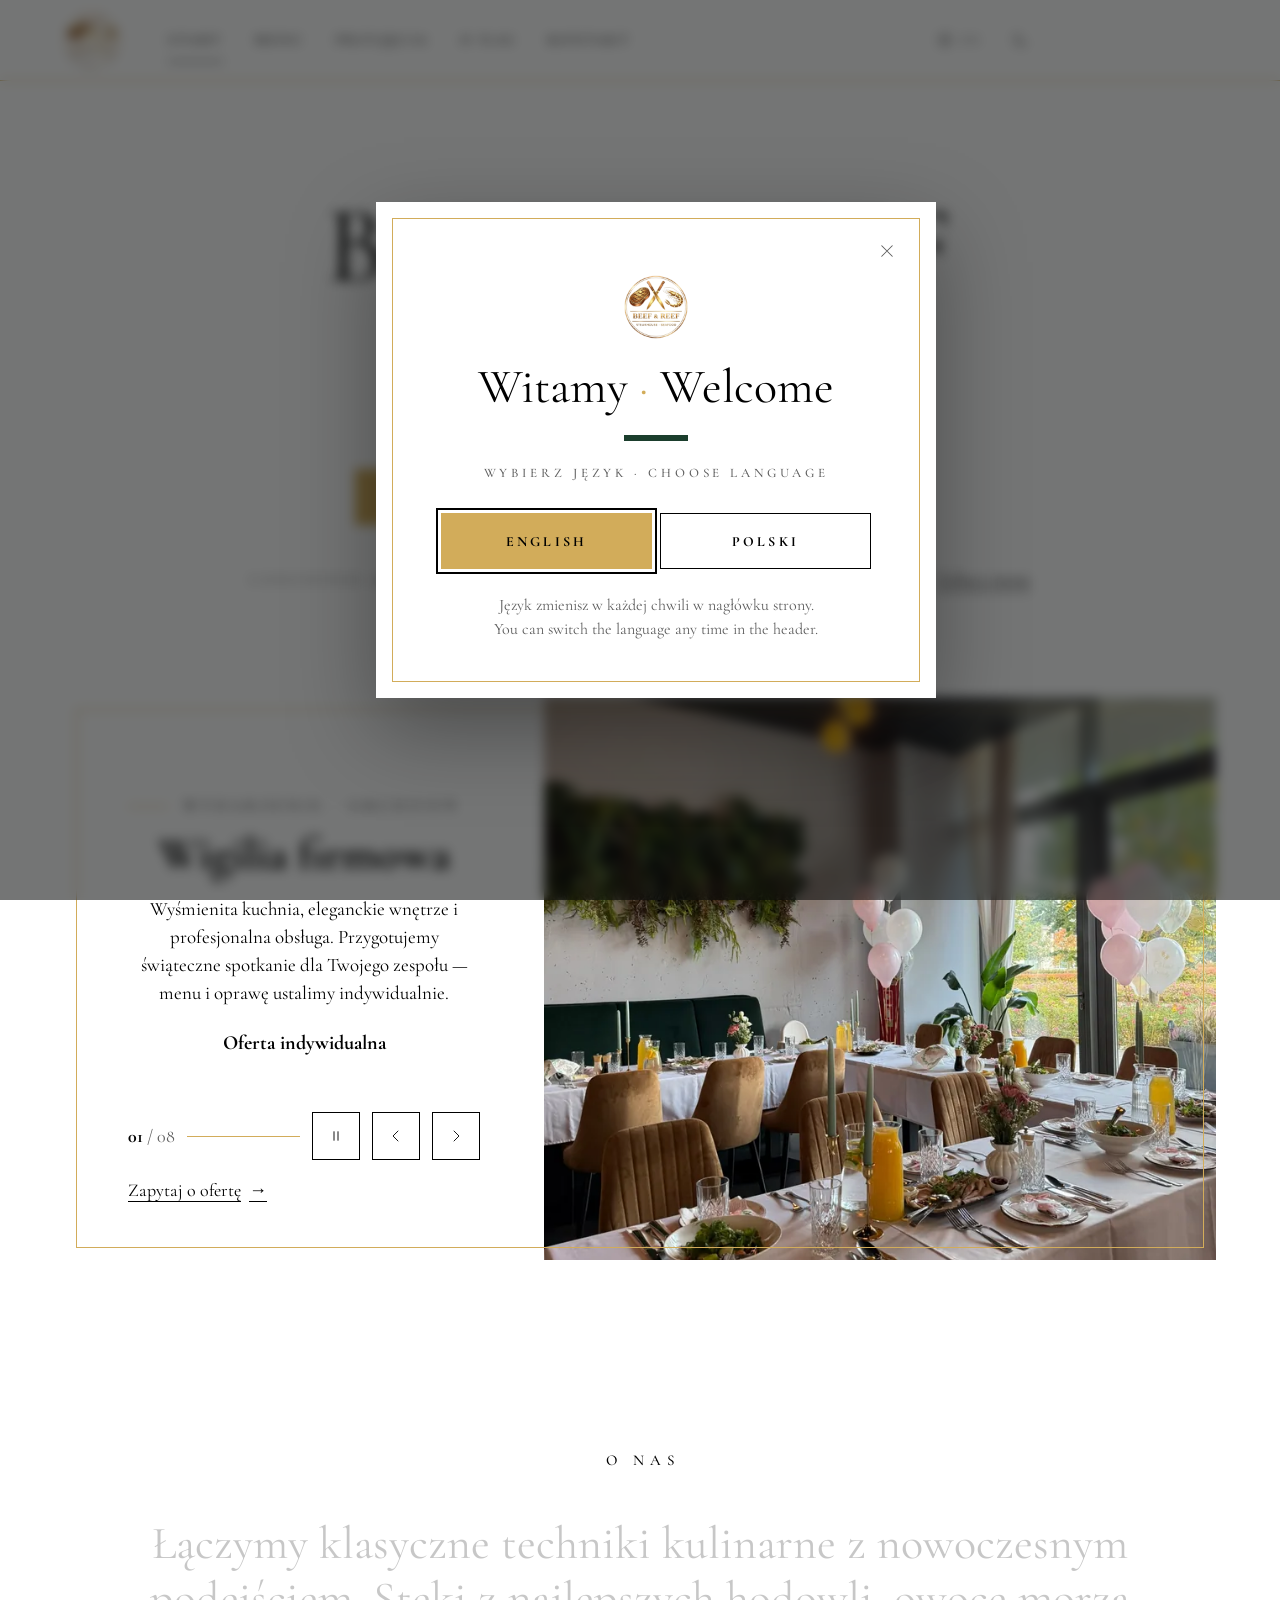
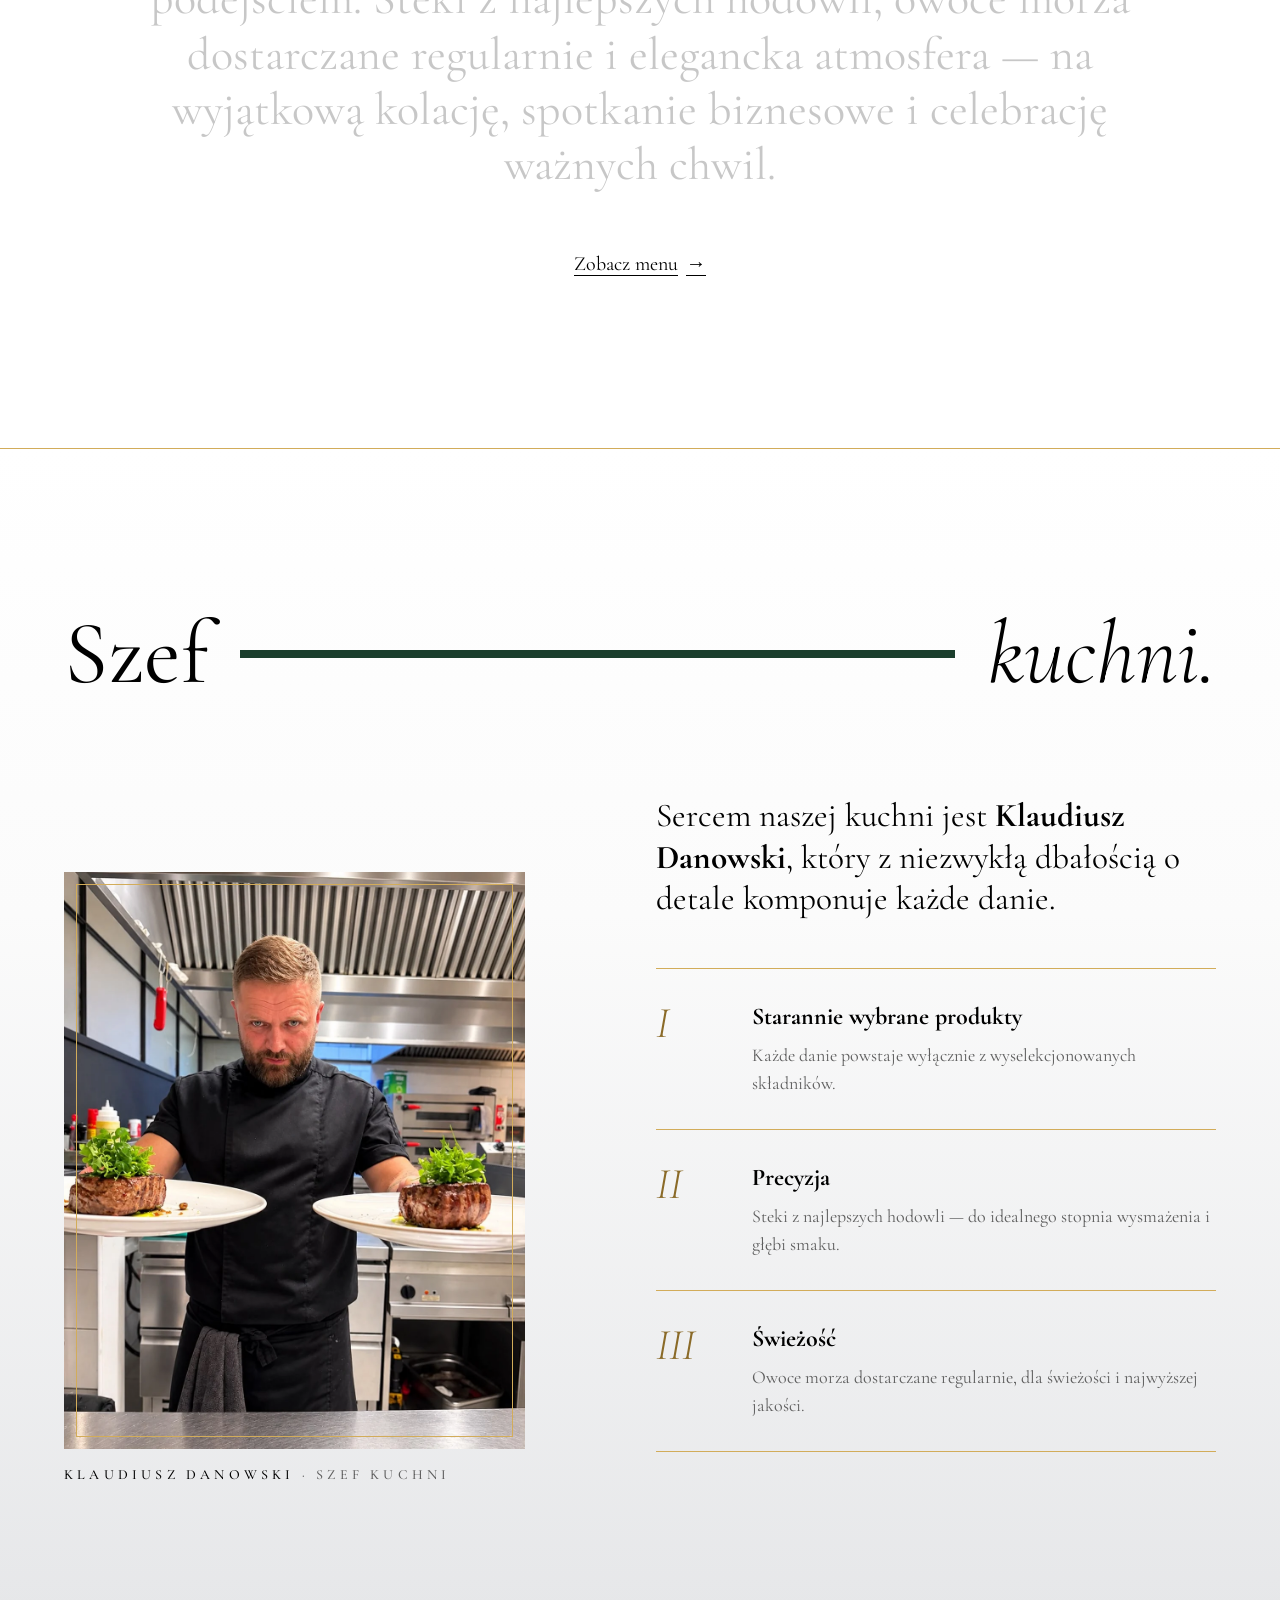
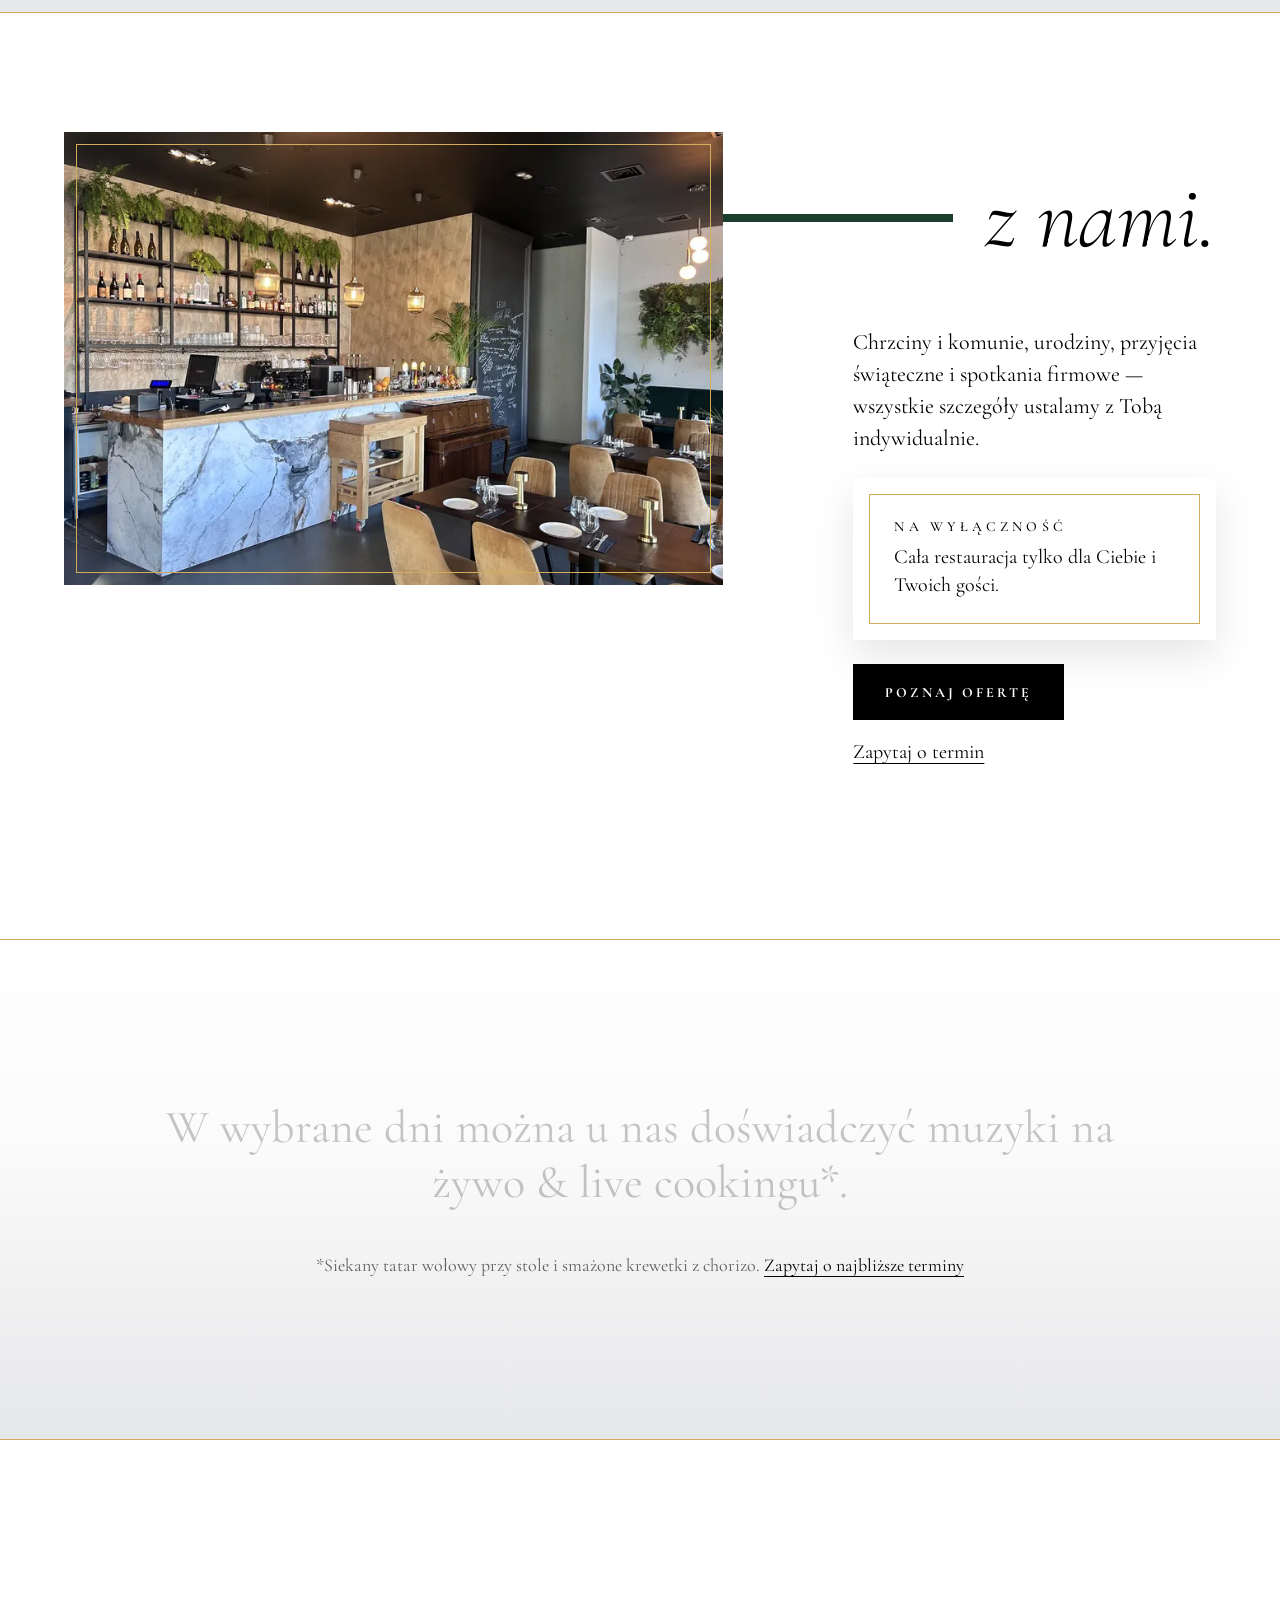
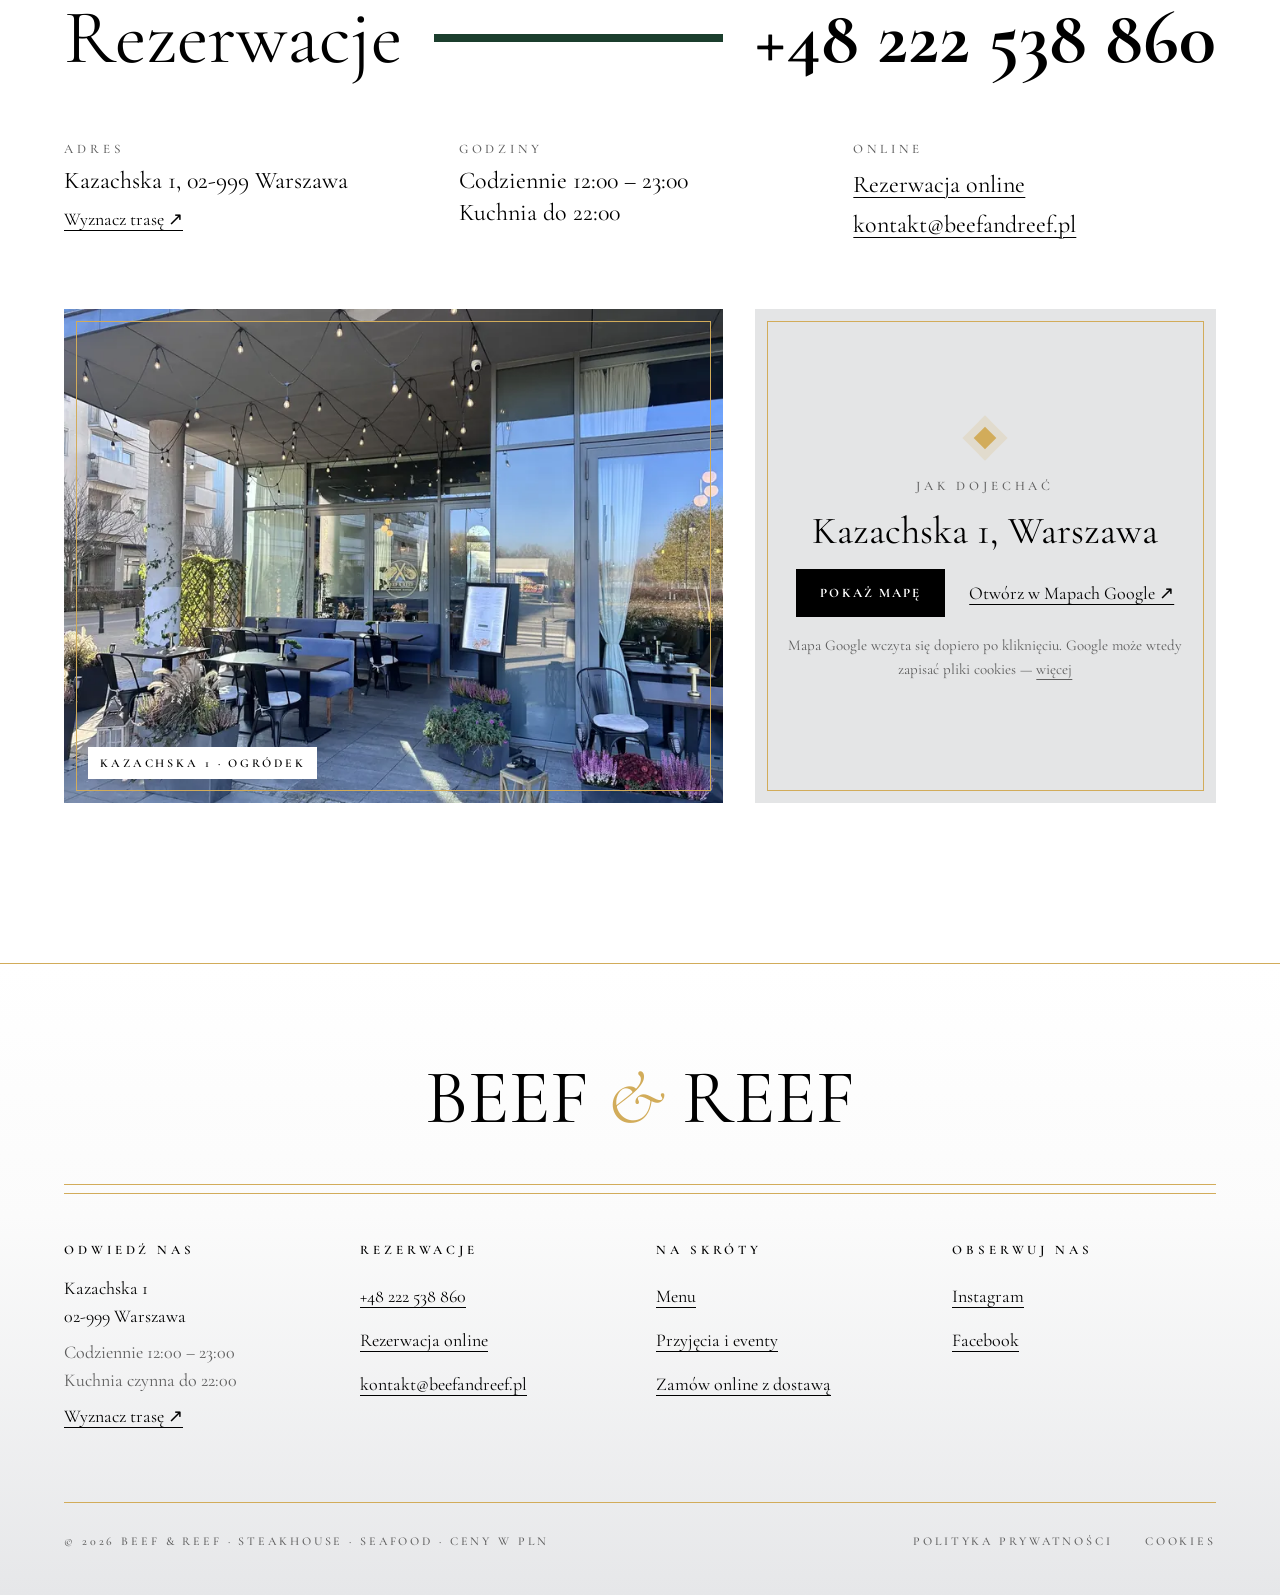
<file: docs/index.html>
<!doctype html>
<html lang="pl">
<head>
<meta charset="utf-8">
<meta name="viewport" content="width=device-width, initial-scale=1">
<meta name="robots" content="noindex, nofollow">
<title>Beef &amp; Reef — steki i owoce morza w Wilanowie</title>
<meta name="description" content="Steakhouse i owoce morza w Wilanowie, Kazachska 1, Warszawa. Rezerwacje telefoniczne: +48 222 538 860. Codziennie 12:00–23:00.">
<meta name="theme-color" content="#ffffff">
<meta name="color-scheme" content="light dark">
<meta property="og:title" content="Beef &amp; Reef — steki i owoce morza w Wilanowie">
<meta property="og:description" content="Steakhouse i owoce morza w Wilanowie, Kazachska 1, Warszawa. Rezerwacje telefoniczne: +48 222 538 860. Codziennie 12:00–23:00.">
<meta property="og:type" content="website">
<meta property="og:locale" content="pl_PL">
<meta property="og:image" content="https://dacjandorniok.github.io/beef-and-reef-website/assets/img/og-image.jpg">
<meta property="og:url" content="https://dacjandorniok.github.io/beef-and-reef-website/">
<link rel="canonical" href="https://dacjandorniok.github.io/beef-and-reef-website/">
<link rel="alternate" hreflang="pl" href="https://dacjandorniok.github.io/beef-and-reef-website/">
<link rel="alternate" hreflang="en" href="https://dacjandorniok.github.io/beef-and-reef-website/en/">
<link rel="alternate" hreflang="x-default" href="https://dacjandorniok.github.io/beef-and-reef-website/">
<link rel="icon" type="image/png" sizes="32x32" href="assets/img/favicon-32.png">
<link rel="apple-touch-icon" href="assets/img/apple-touch-icon.png">
<link rel="preload" href="assets/fonts/cormorant-garamond-latin-ext-400-normal.woff2" as="font" type="font/woff2" crossorigin>
<link rel="stylesheet" href="assets/css/style.css?v=94fc8ac0">
<script>(function(){try{if('scrollRestoration' in history)history.scrollRestoration='manual'}catch(e){}var d=document.documentElement,t=null;try{t=localStorage.getItem('br-theme')}catch(e){}if(t!=='light'&&t!=='dark')t=window.matchMedia&&matchMedia('(prefers-color-scheme: dark)').matches?'dark':'light';d.setAttribute('data-theme',t)})()</script>
<noscript><style>.rx .float,.rx .rise,.rx .bar{opacity:1!important;transform:none!important}.rx .wd{color:var(--ink)}.rx .call.off{opacity:1;visibility:visible;transform:none}.rx .pbar.off{transform:none;visibility:visible}</style></noscript>
<script type="application/ld+json">{"@context": "https://schema.org", "@type": "Restaurant", "name": "Beef & Reef", "servesCuisine": ["Steakhouse", "Seafood"], "telephone": "+48222538860", "email": "kontakt@beefandreef.pl", "priceRange": "$$$", "address": {"@type": "PostalAddress", "streetAddress": "Kazachska 1", "postalCode": "02-999", "addressLocality": "Warszawa", "addressCountry": "PL"}, "openingHoursSpecification": [{"@type": "OpeningHoursSpecification", "dayOfWeek": ["Monday", "Tuesday", "Wednesday", "Thursday", "Friday", "Saturday", "Sunday"], "opens": "12:00", "closes": "23:00"}], "sameAs": ["https://www.facebook.com/beef.and.reef.wilanow", "https://www.instagram.com/beef.and.reef_steak_seafood"], "acceptsReservations": true}</script>
</head>
<body>

<div class="rx" data-i18n="{&quot;dark&quot;: &quot;Włącz tryb ciemny&quot;, &quot;light&quot;: &quot;Włącz tryb jasny&quot;, &quot;play&quot;: &quot;Wznów pokaz slajdów&quot;, &quot;pause&quot;: &quot;Zatrzymaj pokaz slajdów&quot;, &quot;mapTitle&quot;: &quot;Mapa dojazdu do Beef &amp; Reef, Kazachska 1, Warszawa&quot;}" lang="pl">
  <a class="skip" href="#tresc">Przejdź do treści</a>
  <header class="hdr">
    <div class="wrap hdr-in">
      <div class="hdr-l">
        <a class="logo" href="index.html" aria-label="Beef &amp; Reef — strona główna"><img src="assets/img/logo-seal-192.png" alt=""></a>
        <nav class="nav" aria-label="Główna"><a href="index.html" aria-current="page">START</a><a href="menu.html">MENU</a><a href="przyjecia.html">PRZYJĘCIA</a><a href="#o-nas">O NAS</a><a href="#kontakt">KONTAKT</a></nav>
      </div>
      <div class="hdr-r">
        <a class="lang" href="en/index.html" lang="en" aria-label="EN — English version"><svg aria-hidden="true" width="16" height="16" viewBox="0 0 24 24" fill="none" stroke="currentColor" stroke-width="1.3"><circle cx="12" cy="12" r="9"></circle><path d="M3 12h18M12 3c2.5 2.6 3.7 5.6 3.7 9s-1.2 6.4-3.7 9c-2.5-2.6-3.7-5.6-3.7-9s1.2-6.4 3.7-9z"></path></svg><span>EN</span></a>
        <button class="ghost" type="button" aria-pressed="false" aria-label="Włącz tryb ciemny" title="Włącz tryb ciemny" data-on-click="toggleTheme"><span class="ic-l"><svg aria-hidden="true" width="18" height="18" viewBox="0 0 24 24" fill="none" stroke="currentColor" stroke-width="1.4" stroke-linecap="round" stroke-linejoin="round"><path d="M20 14.5A8 8 0 0 1 9.5 4a8 8 0 1 0 10.5 10.5z"></path></svg></span><span class="ic-d"><svg aria-hidden="true" width="18" height="18" viewBox="0 0 24 24" fill="none" stroke="currentColor" stroke-width="1.4" stroke-linecap="round"><circle cx="12" cy="12" r="4.5"></circle><path d="M12 2v2.5M12 19.5V22M2 12h2.5M19.5 12H22M4.9 4.9l1.8 1.8M17.3 17.3l1.8 1.8M4.9 19.1l1.8-1.8M17.3 6.7l1.8-1.8"></path></svg></span></button>
        <div class="call off" aria-hidden="true">
          <a class="btn btn-gold btn-m" href="tel:+48222538860" tabindex="-1" aria-label="Zadzwoń i zarezerwuj: +48 222 538 860"><span class="long">+48 222 538 860</span><span class="short">ZADZWOŃ</span></a>
        </div>
        <button id="rx-burger" class="icon-btn burger" type="button" aria-label="Otwórz menu" aria-expanded="false" data-on-click="openDrawer"><span class="burger-i" aria-hidden="true"><span></span><span></span><span></span></span></button>
      </div>
    </div>
  </header>
  <div class="drawer-wrap" hidden>
    <div class="drawer" role="dialog" aria-modal="true" aria-label="Menu strony">
      <div class="wrap drawer-top">
        <a class="logo" href="index.html" aria-label="Beef &amp; Reef — strona główna"><img src="assets/img/logo-seal-192.png" alt=""></a>
        <button id="rx-close" class="icon-btn" type="button" aria-label="Zamknij menu" data-on-click="closeDrawer"><svg aria-hidden="true" width="18" height="18" viewBox="0 0 24 24" fill="none" stroke="currentColor" stroke-width="1.4" stroke-linecap="round"><path d="M5 5l14 14M19 5L5 19"></path></svg></button>
      </div>
      <nav class="wrap drawer-nav" aria-label="Główna"><a href="index.html" aria-current="page" data-on-click="closeDrawer">Start</a><a href="menu.html" data-on-click="closeDrawer">Menu</a><a href="przyjecia.html" data-on-click="closeDrawer">Przyjęcia i eventy</a><a href="#o-nas" data-on-click="closeDrawer">O nas</a><a href="#kontakt" data-on-click="closeDrawer">Kontakt</a></nav>
      <div class="wrap drawer-foot">
        <a class="btn btn-gold" href="tel:+48222538860">Zadzwoń · +48 222 538 860</a>
        <a class="btn btn-line" href="https://online.beefandreef.pl/booking">Rezerwacja online</a>
        <div class="row">
          <a class="lang" href="en/index.html" lang="en" aria-label="EN — English version" style="padding-left: 0"><svg aria-hidden="true" width="16" height="16" viewBox="0 0 24 24" fill="none" stroke="currentColor" stroke-width="1.3"><circle cx="12" cy="12" r="9"></circle><path d="M3 12h18M12 3c2.5 2.6 3.7 5.6 3.7 9s-1.2 6.4-3.7 9c-2.5-2.6-3.7-5.6-3.7-9s1.2-6.4 3.7-9z"></path></svg><span>EN</span></a>
          <button class="ghost" type="button" aria-pressed="false" aria-label="Włącz tryb ciemny" data-on-click="toggleTheme"><span class="ic-l"><svg aria-hidden="true" width="18" height="18" viewBox="0 0 24 24" fill="none" stroke="currentColor" stroke-width="1.4" stroke-linecap="round" stroke-linejoin="round"><path d="M20 14.5A8 8 0 0 1 9.5 4a8 8 0 1 0 10.5 10.5z"></path></svg></span><span class="ic-d"><svg aria-hidden="true" width="18" height="18" viewBox="0 0 24 24" fill="none" stroke="currentColor" stroke-width="1.4" stroke-linecap="round"><circle cx="12" cy="12" r="4.5"></circle><path d="M12 2v2.5M12 19.5V22M2 12h2.5M19.5 12H22M4.9 4.9l1.8 1.8M17.3 17.3l1.8 1.8M4.9 19.1l1.8-1.8M17.3 6.7l1.8-1.8"></path></svg></span></button>
        </div>
        <p class="label">CODZIENNIE 12:00 – 23:00 · KUCHNIA DO 22:00</p>
        <p class="info">Kazachska 1, Warszawa</p>
      </div>
    </div>
  </div>
  <main id="tresc" tabindex="-1">
  <section class="js-hero hero" aria-labelledby="hero-title">
    <div class="wrap">
      <div class="hero-in">
        <h1 id="hero-title" class="float h1">BEEF <i class="amp">&amp;</i> REEF</h1>
        <p class="float d1 label">REZERWACJE TELEFONICZNE</p>
        <a class="float d1 hero-tel" href="tel:+48222538860">+48 222 538 860</a>
        <div class="float d2 hero-cta">
          <a id="hero-cta" class="btn btn-gold" href="tel:+48222538860">ZADZWOŃ I ZAREZERWUJ</a>
          <p><a class="u" href="https://online.beefandreef.pl/delivery">Zamów</a>lub<a class="u" href="https://online.beefandreef.pl/booking">zarezerwuj online</a></p>
        </div>
        <p class="float d3 hero-info">
          <span><span class="k">CODZIENNIE</span>12:00 – 23:00</span><span class="dot" aria-hidden="true"></span>
          <span><span class="k">KUCHNIA</span>do 22:00</span><span class="dot" aria-hidden="true"></span>
          <span>Kazachska 1, Warszawa</span><span class="dot" aria-hidden="true"></span>
          <a class="u" href="menu.html">Zobacz menu</a>
        </p>
      </div>
      <div class="rise d4 car-wrap">
      <div class="car" role="region" aria-roledescription="karuzela" aria-label="Wydarzenia i dania z karty" data-on-pointerdown="pDown" data-on-pointermove="pMove" data-on-pointerup="pUp" data-on-pointercancel="pUp">
        
          <div class="slide cur" data-cta="Zapytaj o ofertę" data-href="tel:+48790627246" data-until="2026-12-23" role="group" aria-roledescription="slajd" aria-label="01 / 08: Wigilia firmowa" aria-hidden="false">
            <div class="s-text">
              <p class="t1 kicker">WYDARZENIE · GRUDZIEŃ</p>
              <p class="t2 t-title">Wigilia firmowa</p>
              <p class="t3 t-desc"><span class="d-l">Wyśmienita kuchnia, eleganckie wnętrze i profesjonalna obsługa. Przygotujemy świąteczne spotkanie dla Twojego zespołu — menu i oprawę ustalimy indywidualnie.</span><span class="d-s">Wyśmienita kuchnia, eleganckie wnętrze, profesjonalna obsługa.</span></p>
              <p class="t4 t-price">Oferta indywidualna</p>
            </div>
            <div class="s-img"><img class="bgfill photo" src="assets/img/wigilia-firmowa.webp" srcset="assets/img/wigilia-firmowa-800.webp 800w, assets/img/wigilia-firmowa.webp 1200w" sizes="(max-width: 899px) 100vw, 60vw" alt="" aria-hidden="true" draggable="false"><img class="photo" src="assets/img/wigilia-firmowa.webp" srcset="assets/img/wigilia-firmowa-800.webp 800w, assets/img/wigilia-firmowa.webp 1200w" sizes="(max-width: 899px) 100vw, 60vw" alt="Stoły nakryte białymi obrusami na przyjęcie w sali Beef &amp; Reef, świece, kwiaty i balony przy przeszklonej ścianie" style="object-position: 50% 70%" draggable="false"></div>
          </div>
        
          <div class="slide" data-cta="Zobacz steki w menu" data-href="menu.html#g-steaks" data-until="" role="group" aria-roledescription="slajd" aria-label="02 / 08: Steki z najlepszych hodowli" aria-hidden="true">
            <div class="s-text">
              <p class="t1 kicker">STEKI</p>
              <p class="t2 t-title">Steki z najlepszych hodowli</p>
              <p class="t3 t-desc"><span class="d-l">Wołowina rasy Black Angus, sezonowana na sucho min. 21 dni. Polędwica, ribeye, T-bone, porterhouse i tomahawk.</span><span class="d-s">Black Angus, sezonowana na sucho min. 21 dni.</span></p>
              <p class="t4 t-price">od 119</p>
            </div>
            <div class="s-img"><img class="bgfill photo" src="assets/img/steki-foto.webp" srcset="assets/img/steki-foto-600.webp 600w, assets/img/steki-foto.webp 756w" sizes="(max-width: 899px) 100vw, 60vw" alt="" aria-hidden="true" draggable="false"><img class="photo" src="assets/img/steki-foto.webp" srcset="assets/img/steki-foto-600.webp 600w, assets/img/steki-foto.webp 756w" sizes="(max-width: 899px) 100vw, 60vw" alt="Dwa surowe, marmurkowe antrykoty na drewnianej desce z tymiankiem i papryczkami chili" style="object-position: 60% 80%" draggable="false"></div>
          </div>
        
          <div class="slide" data-cta="Zarezerwuj miejsce" data-href="tel:+48790627246" data-until="2026-12-24" role="group" aria-roledescription="slajd" aria-label="03 / 08: Kolacja wigilijna" aria-hidden="true">
            <div class="s-text">
              <p class="t1 kicker">WYDARZENIE · 24 GRUDNIA</p>
              <p class="t2 t-title">Kolacja wigilijna</p>
              <p class="t3 t-desc"><span class="d-l">Tradycyjna kuchnia, rodzinna atmosfera i świąteczny klimat. Zasiądź z bliskimi przy wigilijnym stole w Beef &amp; Reef.</span><span class="d-s">Tradycyjna kuchnia, rodzinna atmosfera, świąteczny klimat.</span></p>
              <p class="t4 t-price">Liczba miejsc ograniczona</p>
            </div>
            <div class="s-img"><img class="bgfill photo" src="assets/img/wigilia-kolacja.webp" srcset="assets/img/wigilia-kolacja-800.webp 800w, assets/img/wigilia-kolacja.webp 1600w" sizes="(max-width: 899px) 100vw, 60vw" alt="" aria-hidden="true" draggable="false"><img class="photo" src="assets/img/wigilia-kolacja.webp" srcset="assets/img/wigilia-kolacja-800.webp 800w, assets/img/wigilia-kolacja.webp 1600w" sizes="(max-width: 899px) 100vw, 60vw" alt="Rodzina przy świątecznym stole ze świecami, czerwonym bieżnikiem i szyszkami; ktoś nalewa czerwone wino" style="object-position: 50% 60%" draggable="false"></div>
          </div>
        
          <div class="slide" data-cta="Zobacz ryby i owoce morza" data-href="menu.html#g-fish" data-until="" role="group" aria-roledescription="slajd" aria-label="04 / 08: Macka ośmiornicy" aria-hidden="true">
            <div class="s-text">
              <p class="t1 kicker">RYBY I OWOCE MORZA</p>
              <p class="t2 t-title">Macka ośmiornicy</p>
              <p class="t3 t-desc"><span class="d-l">Ośmiornica, seler naciowy, kapary, cukinia, białe wino, oliwki, opiekane ziemniaki.</span><span class="d-s">Seler naciowy, kapary, cukinia, białe wino, oliwki.</span></p>
              <p class="t4 t-price">109</p>
            </div>
            <div class="s-img"><img class="bgfill photo" src="assets/img/osmiornica.webp" srcset="assets/img/osmiornica-800.webp 800w, assets/img/osmiornica.webp 1600w" sizes="(max-width: 899px) 100vw, 60vw" alt="" aria-hidden="true" draggable="false"><img class="photo" src="assets/img/osmiornica.webp" srcset="assets/img/osmiornica-800.webp 800w, assets/img/osmiornica.webp 1600w" sizes="(max-width: 899px) 100vw, 60vw" alt="Macka ośmiornicy z cukinią, kiełkami groszku i czerwonym kawiorem w głębokim talerzu" style="object-position: 50% 50%" draggable="false"></div>
          </div>
        
          <div class="slide" data-cta="Zarezerwuj miejsce" data-href="tel:+48790627246" data-until="2026-12-31" role="group" aria-roledescription="slajd" aria-label="05 / 08: Spędź z nami Sylwestra 2027" aria-hidden="true">
            <div class="s-text">
              <p class="t1 kicker">WYDARZENIE · 31 GRUDNIA</p>
              <p class="t2 t-title">Spędź z nami Sylwestra 2027</p>
              <p class="t3 t-desc"><span class="d-l">Live cooking, muzyka na żywo i wyjątkowe menu — przywitaj z nami Nowy Rok.</span><span class="d-s">Live cooking, muzyka na żywo, wyjątkowe menu.</span></p>
              <p class="t4 t-price">Liczba miejsc ograniczona</p>
            </div>
            <div class="s-img"><img class="bgfill photo" src="assets/img/sylwester.webp" srcset="assets/img/sylwester-800.webp 800w, assets/img/sylwester.webp 1200w" sizes="(max-width: 899px) 100vw, 60vw" alt="" aria-hidden="true" draggable="false"><img class="photo" src="assets/img/sylwester.webp" srcset="assets/img/sylwester-800.webp 800w, assets/img/sylwester.webp 1200w" sizes="(max-width: 899px) 100vw, 60vw" alt="Kieliszek szampana z płonącym zimnym ogniem na ciemnym tle ze światełkami" style="object-position: 50% 42%" draggable="false"></div>
          </div>
        
          <div class="slide" data-cta="Zobacz dania główne" data-href="menu.html#g-mains" data-until="" role="group" aria-roledescription="slajd" aria-label="06 / 08: Pierś z kaczki" aria-hidden="true">
            <div class="s-text">
              <p class="t1 kicker">DANIA GŁÓWNE</p>
              <p class="t2 t-title">Pierś z kaczki</p>
              <p class="t3 t-desc"><span class="d-l">Pierś z kaczki sous-vide, sos pomarańczowy, purée selerowe, brokuł łodygowy.</span><span class="d-s">Sous-vide, sos pomarańczowy, purée selerowe.</span></p>
              <p class="t4 t-price">109</p>
            </div>
            <div class="s-img"><img class="bgfill photo" src="assets/img/kaczka.webp" srcset="assets/img/kaczka-800.webp 800w, assets/img/kaczka.webp 1600w" sizes="(max-width: 899px) 100vw, 60vw" alt="" aria-hidden="true" draggable="false"><img class="photo" src="assets/img/kaczka.webp" srcset="assets/img/kaczka-800.webp 800w, assets/img/kaczka.webp 1600w" sizes="(max-width: 899px) 100vw, 60vw" alt="Pierś z kaczki z sosem pomarańczowym, brokułem i purée selerowym" style="object-position: 50% 50%" draggable="false"></div>
          </div>
        
          <div class="slide" data-cta="Zadzwoń i zamów" data-href="tel:+48790627246" data-until="" role="group" aria-roledescription="slajd" aria-label="07 / 08: Lunch na Wilanowie" aria-hidden="true">
            <div class="s-text">
              <p class="t1 kicker">LUNCH · PON–PT</p>
              <p class="t2 t-title">Lunch na Wilanowie</p>
              <p class="t3 t-desc"><span class="d-l">Kuchnia polska, każdego dnia inny zestaw: zupa, danie główne i mini deser. Na miejscu lub z dostawą.</span><span class="d-s">Zupa, danie główne i mini deser — codziennie inny zestaw.</span></p>
              <p class="t4 t-price">12:00 – 16:00</p>
            </div>
            <div class="s-img"><img class="bgfill photo" src="assets/img/sala.webp" srcset="assets/img/sala-800.webp 800w, assets/img/sala.webp 1600w" sizes="(max-width: 899px) 100vw, 60vw" alt="" aria-hidden="true" draggable="false"><img class="photo" src="assets/img/sala.webp" srcset="assets/img/sala-800.webp 800w, assets/img/sala.webp 1600w" sizes="(max-width: 899px) 100vw, 60vw" alt="Sala Beef &amp; Reef w dziennym słońcu: stoły nakryte do lunchu, zielone loże, przeszklona ściana" style="object-position: 50% 40%" draggable="false"></div>
          </div>
        
          <div class="slide" data-cta="Zobacz desery" data-href="menu.html#g-desserts" data-until="" role="group" aria-roledescription="slajd" aria-label="08 / 08: Kremowy sernik" aria-hidden="true">
            <div class="s-text">
              <p class="t1 kicker">DESERY</p>
              <p class="t2 t-title">Kremowy sernik</p>
              <p class="t3 t-desc"><span class="d-l">Lody waniliowe, mus malinowy, owoce.</span><span class="d-s">Lody waniliowe, mus malinowy, owoce.</span></p>
              <p class="t4 t-price">39</p>
            </div>
            <div class="s-img"><img class="bgfill photo" src="assets/img/sernik.webp" srcset="assets/img/sernik-800.webp 800w, assets/img/sernik.webp 1550w" sizes="(max-width: 899px) 100vw, 60vw" alt="" aria-hidden="true" draggable="false"><img class="photo" src="assets/img/sernik.webp" srcset="assets/img/sernik-800.webp 800w, assets/img/sernik.webp 1550w" sizes="(max-width: 899px) 100vw, 60vw" alt="Kremowy sernik z płatkami migdałów i gałką lodów waniliowych na stoliku w ogródku" style="object-position: 50% 50%" draggable="false"></div>
          </div>
        
        <span class="frame" aria-hidden="true"></span>
        <div class="ctrl">
          <div class="ctrl-row">
            <p class="count" aria-live="off"><b>01</b> <span class="muted">/ 08</span></p>
            <span class="prog" aria-hidden="true"><span class="fill"></span></span>
            <button class="icon-btn" type="button" aria-label="Zatrzymaj pokaz slajdów" data-on-click="togglePause"><span class="ic-pause"><svg aria-hidden="true" width="16" height="16" viewBox="0 0 24 24" fill="none" stroke="currentColor" stroke-width="1.4"><path d="M9 5v14M15 5v14"></path></svg></span><span class="ic-play" hidden><svg aria-hidden="true" width="16" height="16" viewBox="0 0 24 24" fill="none" stroke="currentColor" stroke-width="1.4" stroke-linejoin="round"><path d="M8 5l11 7-11 7z"></path></svg></span></button>
            <button class="icon-btn" type="button" aria-label="Poprzedni slajd" data-on-click="prev"><svg aria-hidden="true" width="18" height="18" viewBox="0 0 24 24" fill="none" stroke="currentColor" stroke-width="1.2"><path d="M15 5l-7 7 7 7"></path></svg></button>
            <button class="icon-btn" type="button" aria-label="Następny slajd" data-on-click="next"><svg aria-hidden="true" width="18" height="18" viewBox="0 0 24 24" fill="none" stroke="currentColor" stroke-width="1.2"><path d="M9 5l7 7-7 7"></path></svg></button>
          </div>
          <a class="u slide-link" href="tel:+48790627246">Zapytaj o ofertę <span aria-hidden="true">→</span></a>
        </div>
      </div>
      </div>
    </div>
  </section>

  <section id="o-nas" data-rv="about" class=" about sec" aria-labelledby="about-title" style="scroll-margin-top: 64px">
    <div class="wrap">
      <h2 id="about-title" class="rise label">O NAS</h2>
      <p id="stmt1" class="stmt"><span class="wd">Łączymy </span><span class="wd">klasyczne </span><span class="wd">techniki </span><span class="wd">kulinarne </span><span class="wd">z </span><span class="wd">nowoczesnym </span><span class="wd">podejściem. </span><span class="wd k">Steki </span><span class="wd k">z </span><span class="wd k">najlepszych </span><span class="wd k">hodowli, </span><span class="wd k">owoce </span><span class="wd k">morza </span><span class="wd">dostarczane </span><span class="wd">regularnie </span><span class="wd">i </span><span class="wd">elegancka </span><span class="wd">atmosfera </span><span class="wd">— </span><span class="wd">na </span><span class="wd">wyjątkową </span><span class="wd">kolację, </span><span class="wd">spotkanie </span><span class="wd">biznesowe </span><span class="wd">i </span><span class="wd k">celebrację </span><span class="wd k">ważnych </span><span class="wd k">chwil. </span></p>
      <a class="u rise tlink" href="menu.html" style="margin-top: 48px">Zobacz menu <span aria-hidden="true">→</span></a>
    </div>
  </section>

  <section data-rv="chef" data-plx="chef" class=" sec on-ground ruled" aria-labelledby="chef-title">
    <div class="wrap">
      <h2 id="chef-title" class="split"><span class="float">Szef</span> <span class="bar" aria-hidden="true"></span> <span class="float d1 b">kuchni.</span></h2>
      <div class="chef">
        <figure class="chef-fig plx">
          <div class="pic"><img src="assets/img/szef-kuchni.webp" srcset="assets/img/szef-kuchni-640.webp 640w, assets/img/szef-kuchni.webp 1086w" sizes="(max-width: 899px) 100vw, 60vw" alt="Klaudiusz Danowski w kuchni Beef &amp; Reef, z dwoma talerzami polędwicy z rukolą" loading="lazy"><span class="frame" aria-hidden="true"></span></div>
          <figcaption>KLAUDIUSZ DANOWSKI <span class="muted">· SZEF KUCHNI</span></figcaption>
        </figure>
        <p class="rise chef-lead">Sercem naszej kuchni jest <b>Klaudiusz Danowski</b>, który z niezwykłą dbałością o detale komponuje każde danie.</p>
        <ol class="num-list chef-list"><li class="rise d1"><span class="num" aria-hidden="true">I</span><div><p class="li-h">Starannie wybrane produkty</p><p class="li-p">Każde danie powstaje wyłącznie z wyselekcjonowanych składników.</p></div></li><li class="rise d2"><span class="num" aria-hidden="true">II</span><div><p class="li-h">Precyzja</p><p class="li-p">Steki z najlepszych hodowli — do idealnego stopnia wysmażenia i głębi smaku.</p></div></li><li class="rise d3"><span class="num" aria-hidden="true">III</span><div><p class="li-h">Świeżość</p><p class="li-p">Owoce morza dostarczane regularnie, dla świeżości i najwyższej jakości.</p></div></li></ol>
      </div>
    </div>
  </section>

  <section id="przyjecia" data-rv="party" data-plx="party" class=" sec ruled" aria-labelledby="party-title">
    <div class="wrap">
      <h2 id="party-title" class="split"><span class="float">Świętuj</span> <span class="bar" aria-hidden="true"></span> <span class="float d1 b">z nami.</span></h2>
      <div class="party">
        <figure class="pic party-ph plx"><img src="assets/img/bar-sala.webp" srcset="assets/img/bar-sala-800.webp 800w, assets/img/bar-sala.webp 1600w" sizes="(max-width: 899px) 100vw, 60vw" alt="Sala Beef & Reef: marmurowy bar, stoły nakryte do kolacji i zielone loże" loading="lazy"><span class="frame" aria-hidden="true"></span></figure>
        <div class="rise party-txt">
          <p class="p">Chrzciny i komunie, urodziny, przyjęcia świąteczne i spotkania firmowe — wszystkie szczegóły ustalamy z Tobą indywidualnie.</p>
          <div class="callout"><div class="callout-in"><p class="h">NA WYŁĄCZNOŚĆ</p><p class="v">Cała restauracja tylko dla Ciebie i Twoich gości.</p></div></div>
          <div class="btns">
            <a class="btn btn-ink" href="przyjecia.html">POZNAJ OFERTĘ</a>
            <a class="u tlink" href="tel:+48790627246">Zapytaj o termin</a>
          </div>
        </div>
      </div>
    </div>
  </section>

  <section data-rv="live" class=" sec on-ground ruled live" aria-label="Muzyka na żywo i live cooking">
    <div class="wrap">
      <p id="stmt2" class="stmt"><span class="wd">W </span><span class="wd">wybrane </span><span class="wd">dni </span><span class="wd">można </span><span class="wd">u </span><span class="wd">nas </span><span class="wd">doświadczyć </span><span class="wd k">muzyki </span><span class="wd k">na </span><span class="wd k">żywo </span><span class="wd">&amp; </span><span class="wd k">live </span><span class="wd k">cookingu*. </span></p>
      <p class="rise note">*Siekany tatar wołowy przy stole i smażone krewetki z chorizo. <a class="u" href="tel:+48222538860">Zapytaj o najbliższe terminy</a></p>
    </div>
  </section>

  <section id="kontakt" data-rv="contact" class=" sec ruled" aria-labelledby="contact-title" style="scroll-margin-top: 64px">
    <div class="wrap">
      <h2 id="contact-title" class="split sm"><span class="float">Rezerwacje</span> <span class="bar" aria-hidden="true"></span> <a class="float d1 tel" href="tel:+48222538860">+48 222 538 860</a></h2>
      <div class="rise d2 info-grid">
        <div class="info"><p class="label">ADRES</p><p class="v">Kazachska 1, 02-999 Warszawa</p><a class="u tlink" href="https://www.google.com/maps/dir/?api=1&amp;destination=Beef%20%26%20Reef%2C%20Kazachska%201%2C%2002-999%20Warszawa" target="_blank" rel="noopener">Wyznacz trasę ↗</a></div>
        <div class="info"><p class="label">GODZINY</p><p class="v">Codziennie 12:00 – 23:00<br>Kuchnia do 22:00</p></div>
        <div class="info"><p class="label">ONLINE</p><a class="u v" href="https://online.beefandreef.pl/booking">Rezerwacja online</a><br><a class="u v" href="mailto:kontakt@beefandreef.pl">kontakt@beefandreef.pl</a></div>
      </div>
      <div class="find">
      <figure class="rise d3 pic"><img src="assets/img/zewnatrz.webp" srcset="assets/img/zewnatrz-800.webp 800w, assets/img/zewnatrz.webp 1600w" sizes="(max-width: 899px) 100vw, 60vw" alt="Wejście do Beef & Reef i ogródek z girlandą świateł przy Kazachskiej 1" loading="lazy"><span class="frame" aria-hidden="true"></span><figcaption>KAZACHSKA 1 · OGRÓDEK</figcaption></figure>
      <div class="rise d4 map" data-embed="https://www.google.com/maps?q=Beef+%26+Reef,+Kazachska+1,+02-999+Warszawa&amp;output=embed" role="region" aria-label="Mapa dojazdu do Beef &amp; Reef">
        <span class="map-lines" aria-hidden="true"></span>
        <span class="frame" aria-hidden="true"></span>
        <div class="map-a">
          <div class="map-in">
            <span class="map-pin" aria-hidden="true"></span>
            <p class="label" style="margin-top: 16px">JAK DOJECHAĆ</p>
            <p class="map-place">Kazachska 1, Warszawa</p>
            <div class="btns" style="justify-content: center">
              <button class="btn btn-ink btn-m" type="button" data-on-click="showMap">POKAŻ MAPĘ</button>
              <a class="u tlink" href="https://www.google.com/maps/search/?api=1&amp;query=Beef%20%26%20Reef%2C%20Kazachska%201%2C%2002-999%20Warszawa" target="_blank" rel="noopener" style="font-size: 18px">Otwórz w Mapach Google ↗<span style="position: absolute; width: 1px; height: 1px; overflow: hidden; clip: rect(0 0 0 0)"> (otwiera się w nowej karcie)</span></a>
            </div>
            <p class="map-note">Mapa Google wczyta się dopiero po kliknięciu. Google może wtedy zapisać pliki cookies — <a class="u" href="cookies.html">więcej</a></p>
          </div>
        </div>
        <div class="map-b" hidden>
          <div class="map-in"><span class="map-pin" aria-hidden="true"></span><p class="label" style="margin-top: 16px">[MAPA GOOGLE — KAZACHSKA 1]</p><a class="u tlink" href="https://www.google.com/maps/search/?api=1&amp;query=Beef%20%26%20Reef%2C%20Kazachska%201%2C%2002-999%20Warszawa" target="_blank" rel="noopener" style="font-size: 18px">Otwórz w Mapach Google ↗</a></div>
        </div>
      </div>
      </div>
    </div>
  </section>
  </main>
  <footer class="foot" aria-label="Stopka">
    <div class="wrap">
      <p class="foot-word">BEEF <i class="amp">&amp;</i> REEF</p>
      <div class="dbl" aria-hidden="true"><span></span><span></span></div>
      <div class="foot-cols">
        <div><h2>Odwiedź nas</h2><p>Kazachska 1<br>02-999 Warszawa</p><p class="muted" style="margin-top: 8px">Codziennie 12:00 – 23:00<br>Kuchnia czynna do 22:00</p><ul><li><a class="u" href="https://www.google.com/maps/dir/?api=1&amp;destination=Beef%20%26%20Reef%2C%20Kazachska%201%2C%2002-999%20Warszawa" target="_blank" rel="noopener">Wyznacz trasę ↗</a></li></ul></div>
        <div><h2>Rezerwacje</h2><ul><li><a class="u nw" href="tel:+48222538860">+48 222 538 860</a></li><li><a class="u" href="https://online.beefandreef.pl/booking">Rezerwacja online</a></li><li><a class="u" href="mailto:kontakt@beefandreef.pl">kontakt@beefandreef.pl</a></li></ul></div>
        <div><h2>Na skróty</h2><ul><li><a class="u" href="menu.html">Menu</a></li><li><a class="u" href="przyjecia.html">Przyjęcia i eventy</a></li><li><a class="u" href="https://online.beefandreef.pl/delivery">Zamów online z dostawą</a></li></ul></div>
        <div><h2>Obserwuj nas</h2><ul><li><a class="u" href="https://www.instagram.com/beef.and.reef_steak_seafood">Instagram</a></li><li><a class="u" href="https://www.facebook.com/beef.and.reef.wilanow">Facebook</a></li></ul></div>
      </div>
      <div class="foot-bot">
        <span>© 2026 BEEF &amp; REEF · STEAKHOUSE · SEAFOOD · CENY W PLN</span>
        <nav class="links" aria-label="Informacje prawne"><a href="polityka-prywatnosci.html">POLITYKA PRYWATNOŚCI</a><a href="cookies.html">COOKIES</a></nav>
      </div>
    </div>
  </footer>
  <div class="pbar off">
    <a class="btn btn-gold" href="tel:+48222538860">ZADZWOŃ</a>
    <a class="btn btn-line" href="https://online.beefandreef.pl/booking">ONLINE</a>
  </div>
</div>
<div id="lang-pick" class="rx lp-layer" hidden>
  <div class="lp-scrim"></div>
  <div class="lp" role="dialog" aria-modal="true" aria-labelledby="lp-title" aria-describedby="lp-desc">
    <div class="lp-in">
      <button class="icon-btn lp-x" type="button" aria-label="Zamknij · Close"><svg aria-hidden="true" width="18" height="18" viewBox="0 0 24 24" fill="none" stroke="currentColor" stroke-width="1.4" stroke-linecap="round"><path d="M5 5l14 14M19 5L5 19"></path></svg></button>
      <img class="lp-logo" src="assets/img/logo-seal-192.png" alt="Beef &amp; Reef" width="64" height="64">
      <h2 id="lp-title" class="lp-h">Witamy <i class="amp">·</i> <span lang="en">Welcome</span></h2>
      <span class="lp-bar" aria-hidden="true"></span>
      <p id="lp-desc" class="label">Wybierz język · <span lang="en">Choose language</span></p>
      <div class="lp-btns">
        <a class="btn btn-gold" href="index.html" hreflang="pl" data-lang="pl">Polski</a>
        <a class="btn btn-line" href="en/index.html" lang="en" hreflang="en" data-lang="en">English</a>
      </div>
      <p class="lp-note">Język zmienisz w każdej chwili w nagłówku strony.<br><span lang="en">You can switch the language any time in the header.</span></p>
    </div>
  </div>
</div>
<script src="assets/js/main.js?v=befb1270" defer></script>
</body>
</html>
</file>
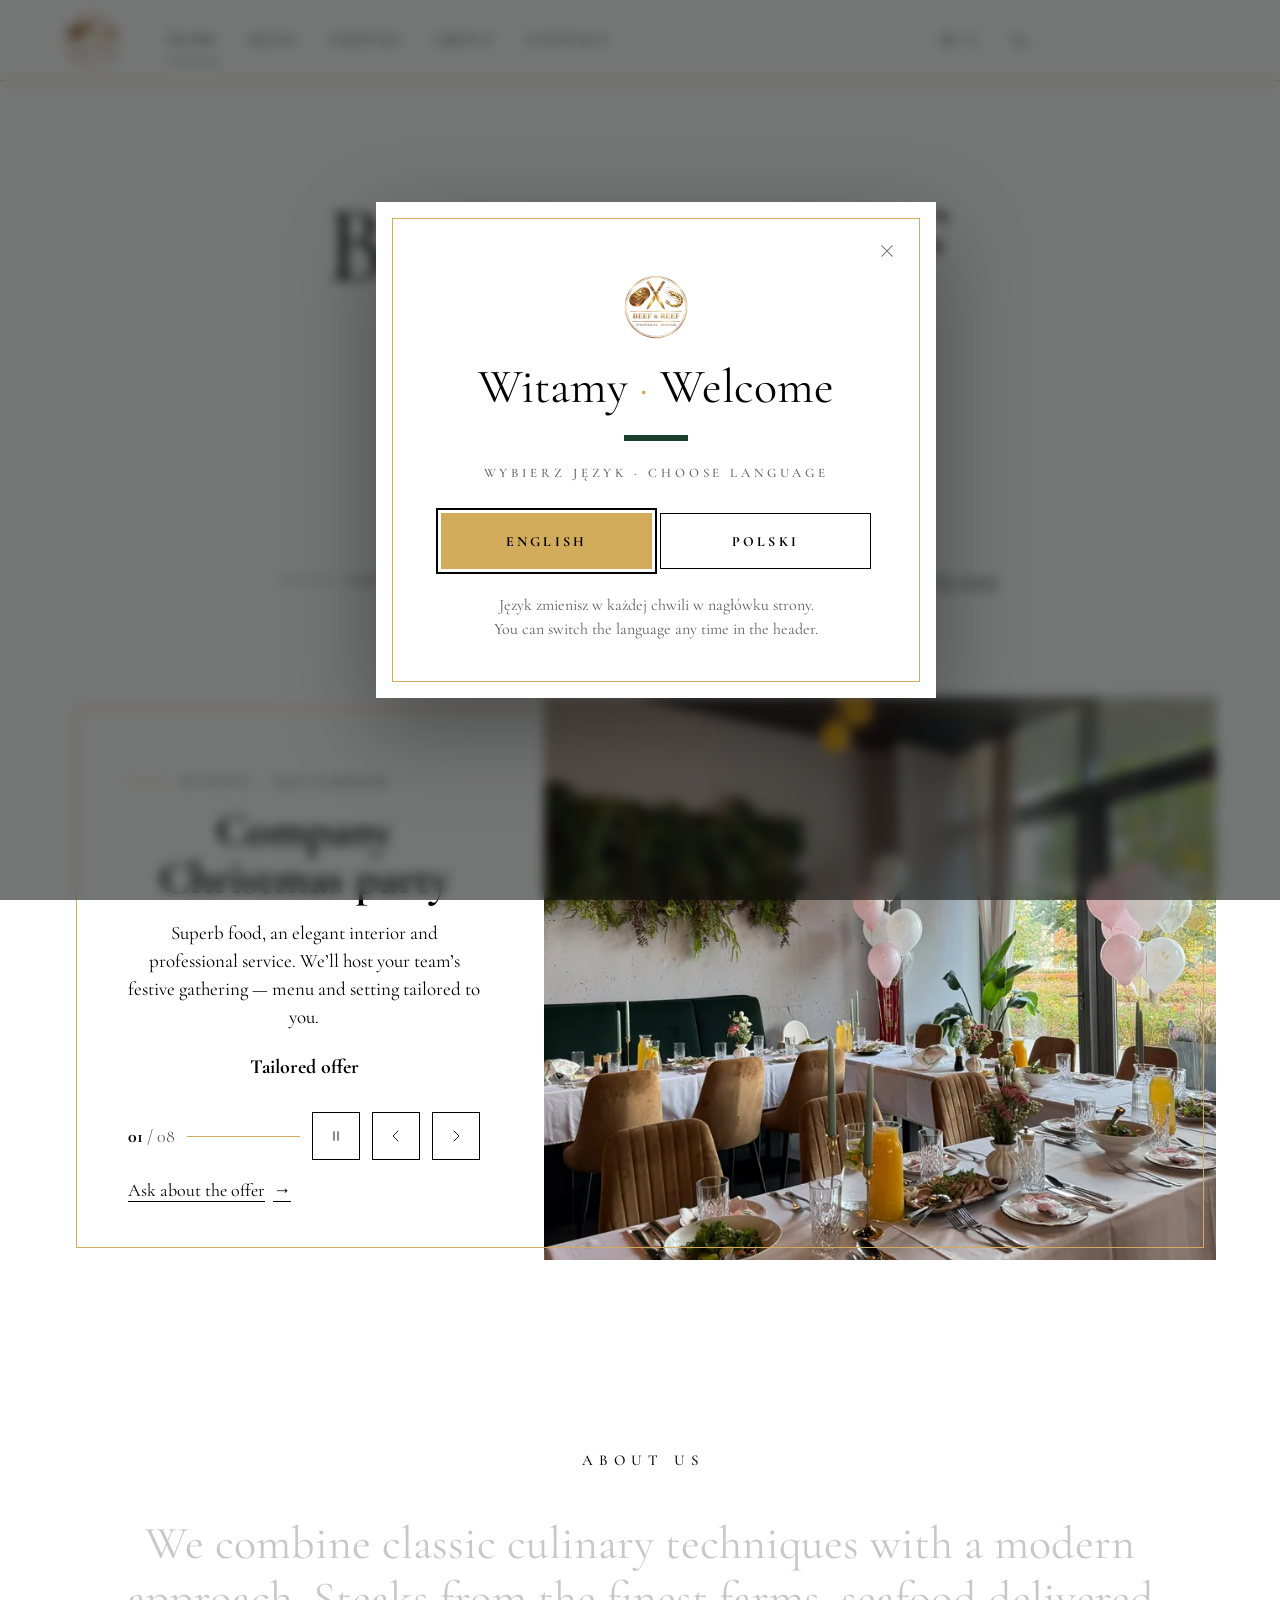
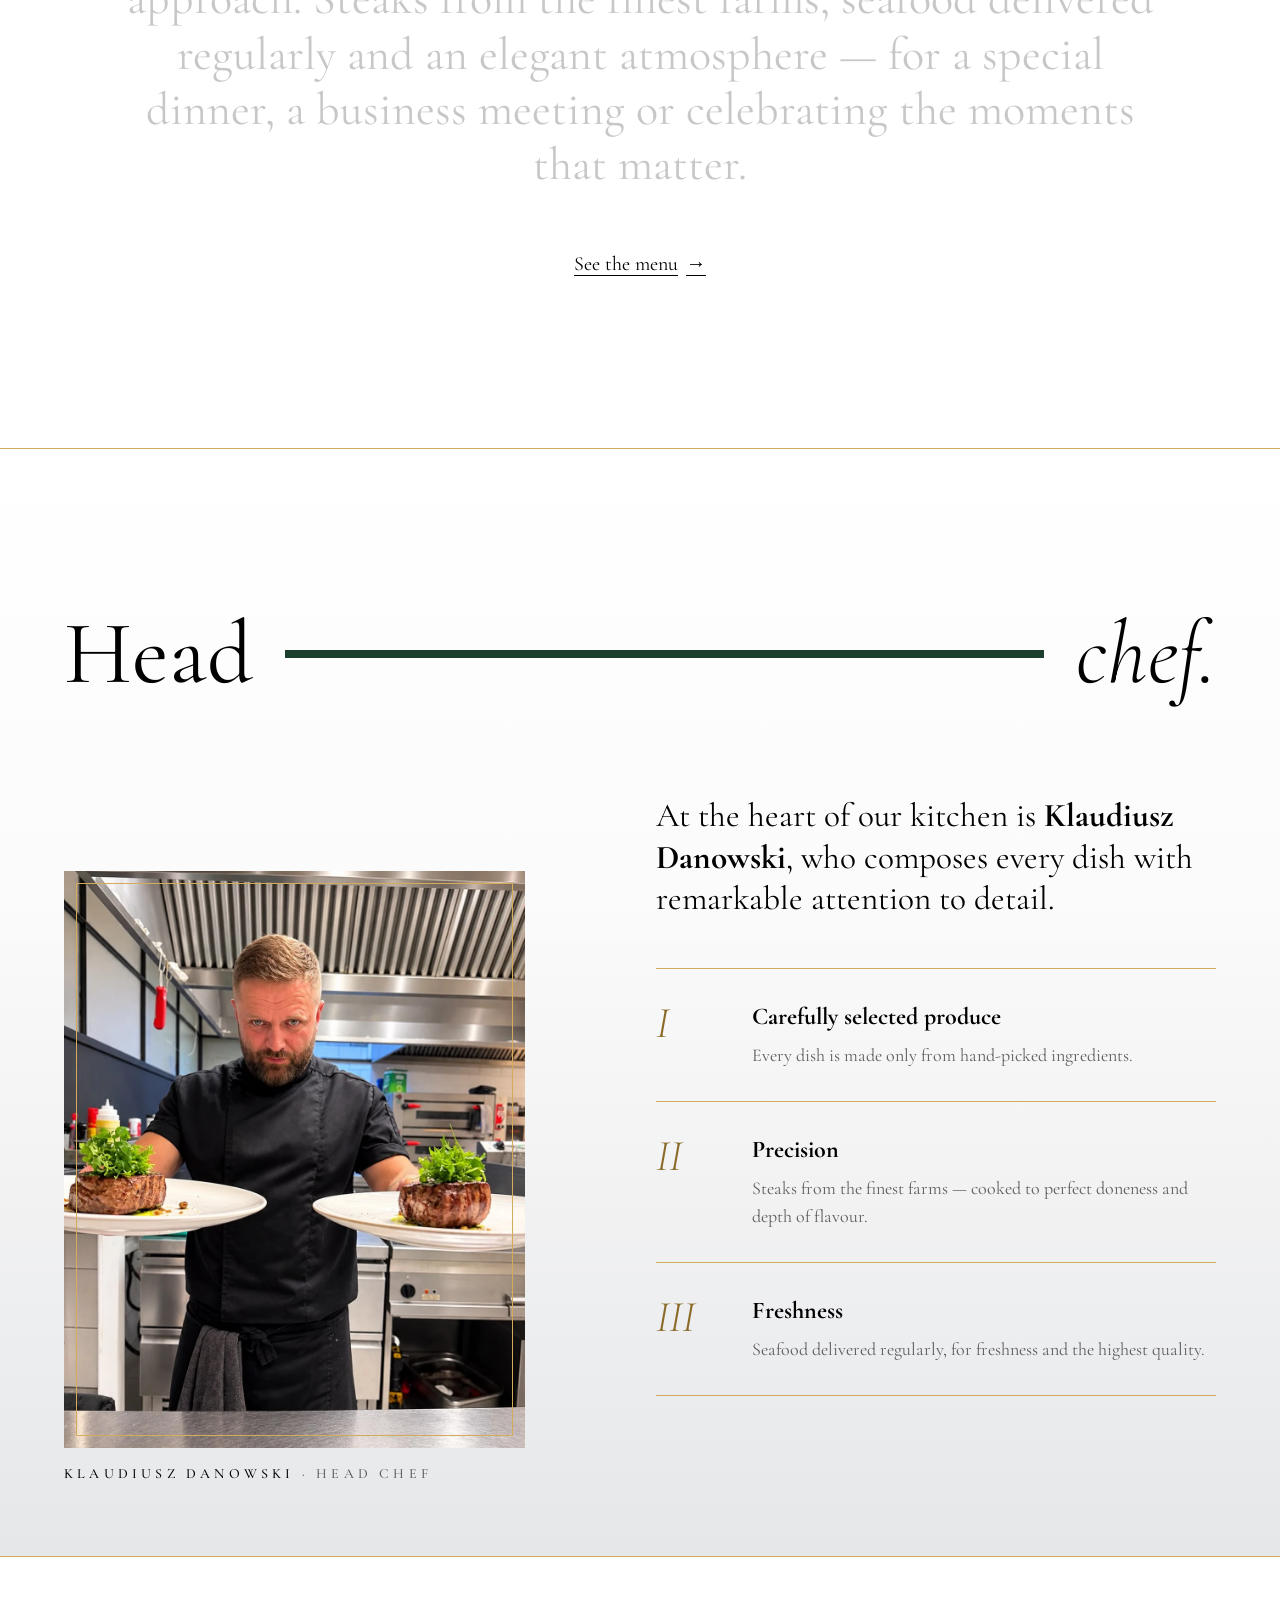
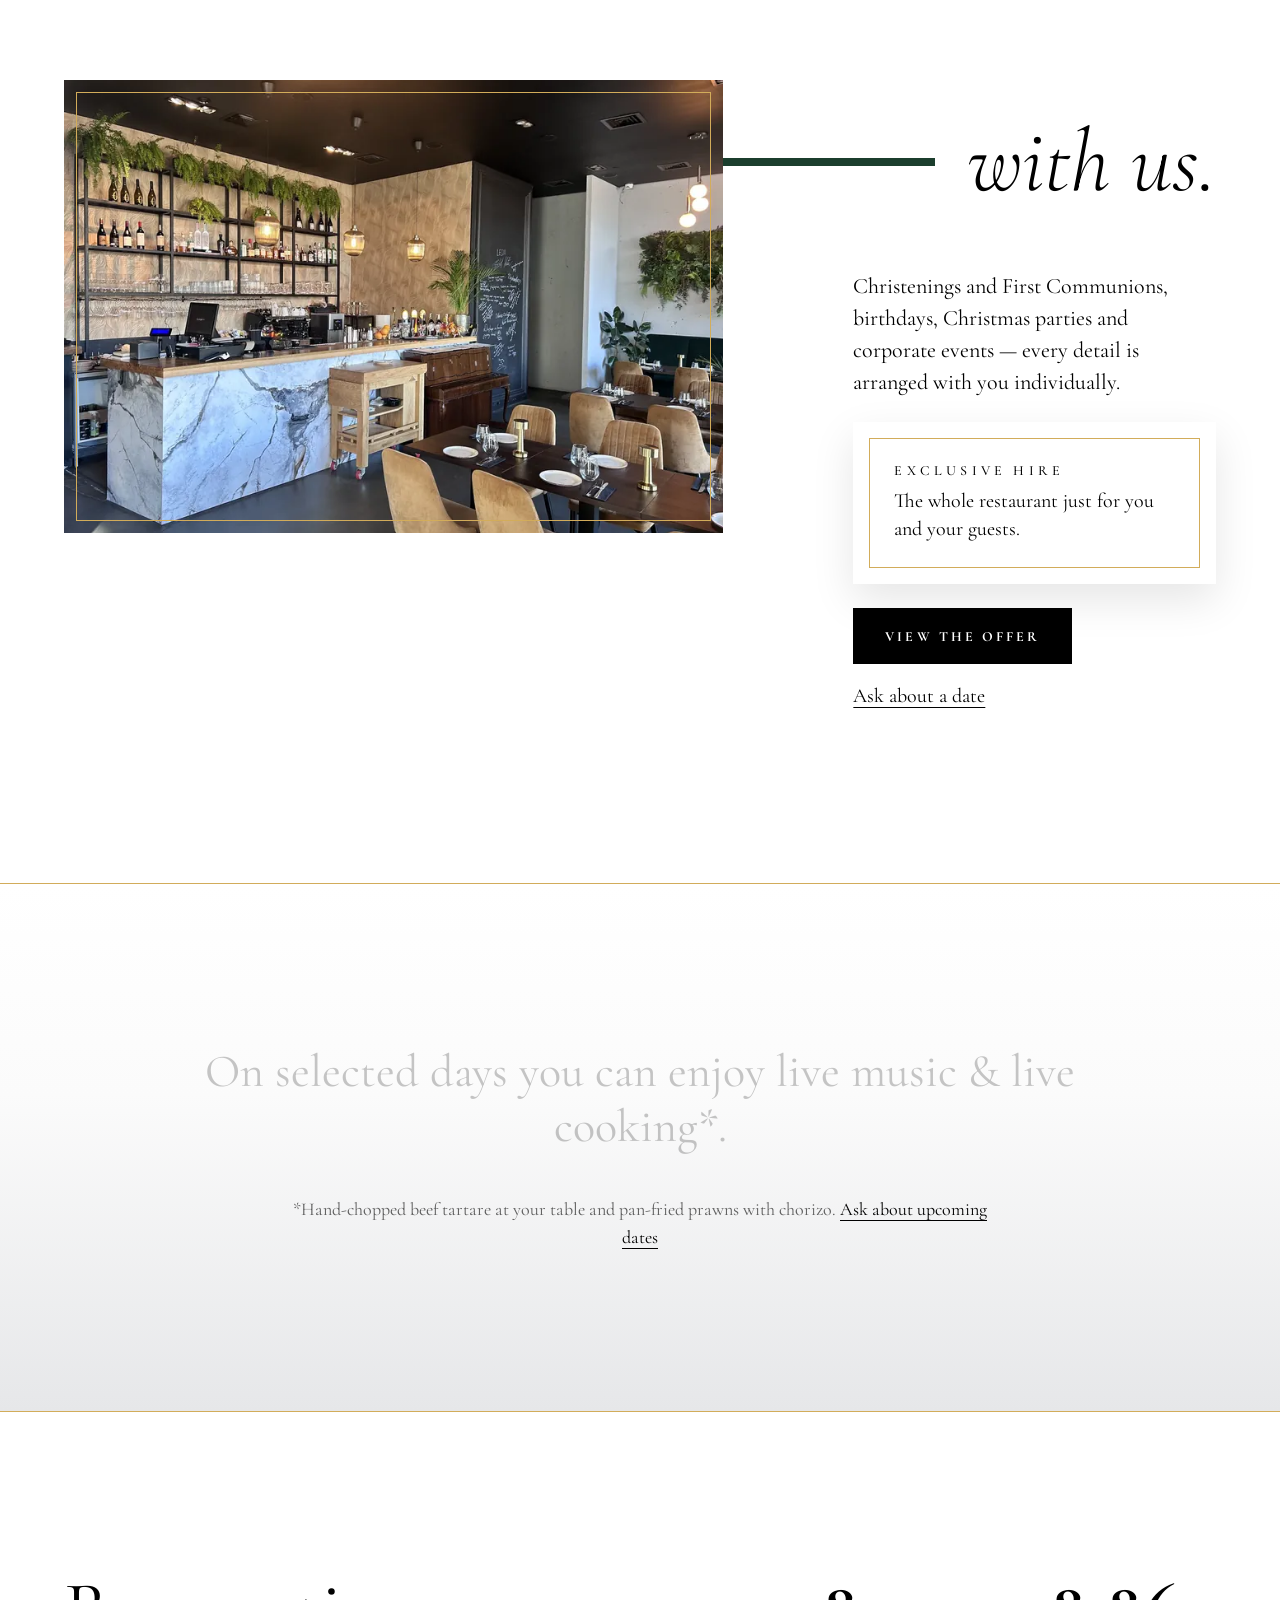
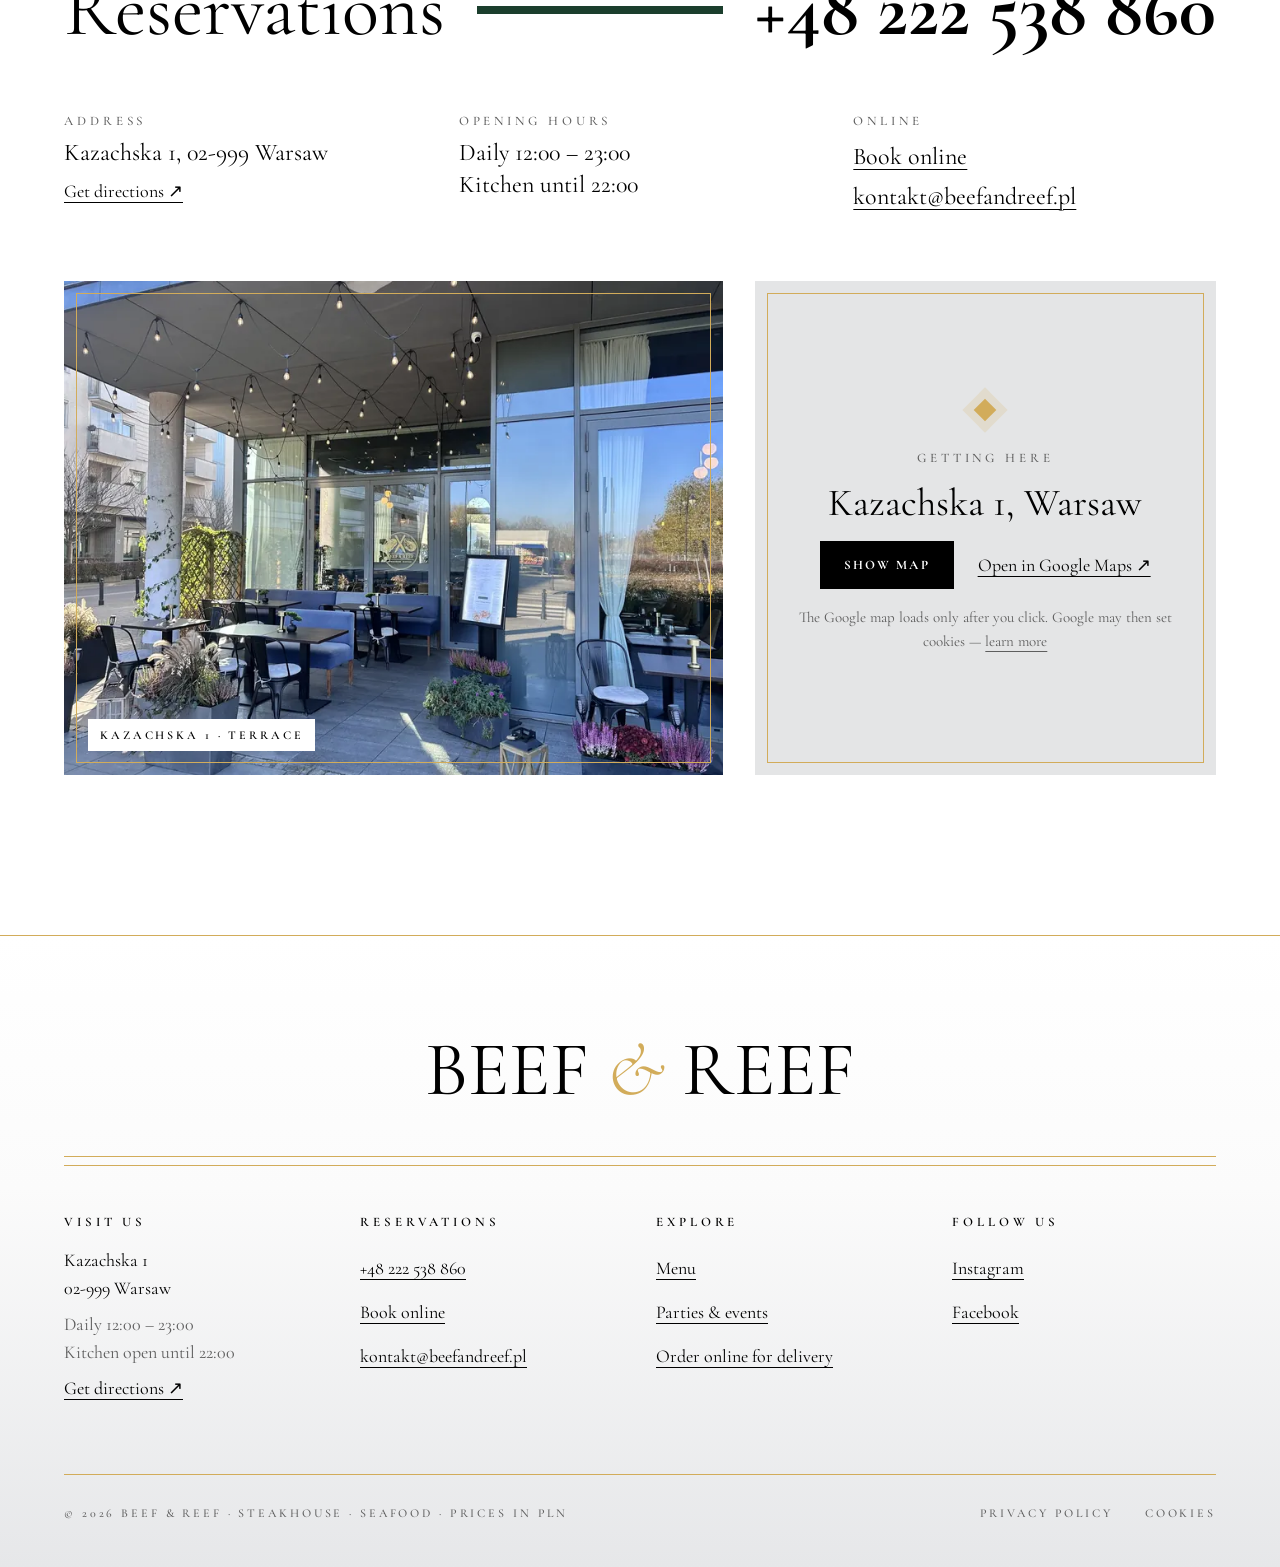
<file: docs/en/index.html>
<!doctype html>
<html lang="en">
<head>
<meta charset="utf-8">
<meta name="viewport" content="width=device-width, initial-scale=1">
<meta name="robots" content="noindex, nofollow">
<title>Beef &amp; Reef — steakhouse &amp; seafood in Wilanów, Warsaw</title>
<meta name="description" content="Steakhouse and seafood restaurant in Wilanów, Kazachska 1, Warsaw. Phone reservations: +48 222 538 860. Open daily 12:00–23:00.">
<meta name="theme-color" content="#ffffff">
<meta name="color-scheme" content="light dark">
<meta property="og:title" content="Beef &amp; Reef — steakhouse &amp; seafood in Wilanów, Warsaw">
<meta property="og:description" content="Steakhouse and seafood restaurant in Wilanów, Kazachska 1, Warsaw. Phone reservations: +48 222 538 860. Open daily 12:00–23:00.">
<meta property="og:type" content="website">
<meta property="og:locale" content="en_GB">
<meta property="og:image" content="https://dacjandorniok.github.io/beef-and-reef-website/assets/img/og-image.jpg">
<meta property="og:url" content="https://dacjandorniok.github.io/beef-and-reef-website/en/">
<link rel="canonical" href="https://dacjandorniok.github.io/beef-and-reef-website/en/">
<link rel="alternate" hreflang="pl" href="https://dacjandorniok.github.io/beef-and-reef-website/">
<link rel="alternate" hreflang="en" href="https://dacjandorniok.github.io/beef-and-reef-website/en/">
<link rel="alternate" hreflang="x-default" href="https://dacjandorniok.github.io/beef-and-reef-website/">
<link rel="icon" type="image/png" sizes="32x32" href="../assets/img/favicon-32.png">
<link rel="apple-touch-icon" href="../assets/img/apple-touch-icon.png">
<link rel="preload" href="../assets/fonts/cormorant-garamond-latin-ext-400-normal.woff2" as="font" type="font/woff2" crossorigin>
<link rel="stylesheet" href="../assets/css/style.css?v=94fc8ac0">
<script>(function(){try{if('scrollRestoration' in history)history.scrollRestoration='manual'}catch(e){}var d=document.documentElement,t=null;try{t=localStorage.getItem('br-theme')}catch(e){}if(t!=='light'&&t!=='dark')t=window.matchMedia&&matchMedia('(prefers-color-scheme: dark)').matches?'dark':'light';d.setAttribute('data-theme',t)})()</script>
<noscript><style>.rx .float,.rx .rise,.rx .bar{opacity:1!important;transform:none!important}.rx .wd{color:var(--ink)}.rx .call.off{opacity:1;visibility:visible;transform:none}.rx .pbar.off{transform:none;visibility:visible}</style></noscript>
<script type="application/ld+json">{"@context": "https://schema.org", "@type": "Restaurant", "name": "Beef & Reef", "servesCuisine": ["Steakhouse", "Seafood"], "telephone": "+48222538860", "email": "kontakt@beefandreef.pl", "priceRange": "$$$", "address": {"@type": "PostalAddress", "streetAddress": "Kazachska 1", "postalCode": "02-999", "addressLocality": "Warszawa", "addressCountry": "PL"}, "openingHoursSpecification": [{"@type": "OpeningHoursSpecification", "dayOfWeek": ["Monday", "Tuesday", "Wednesday", "Thursday", "Friday", "Saturday", "Sunday"], "opens": "12:00", "closes": "23:00"}], "sameAs": ["https://www.facebook.com/beef.and.reef.wilanow", "https://www.instagram.com/beef.and.reef_steak_seafood"], "acceptsReservations": true}</script>
</head>
<body>

<div class="rx" data-i18n="{&quot;dark&quot;: &quot;Switch to dark mode&quot;, &quot;light&quot;: &quot;Switch to light mode&quot;, &quot;play&quot;: &quot;Resume slideshow&quot;, &quot;pause&quot;: &quot;Pause slideshow&quot;, &quot;mapTitle&quot;: &quot;Map: how to find Beef &amp; Reef, Kazachska 1, Warsaw&quot;}" lang="en">
  <a class="skip" href="#tresc">Skip to content</a>
  <header class="hdr">
    <div class="wrap hdr-in">
      <div class="hdr-l">
        <a class="logo" href="index.html" aria-label="Beef &amp; Reef — home"><img src="../assets/img/logo-seal-192.png" alt=""></a>
        <nav class="nav" aria-label="Main"><a href="index.html" aria-current="page">HOME</a><a href="menu.html">MENU</a><a href="parties.html">PARTIES</a><a href="#o-nas">ABOUT</a><a href="#kontakt">CONTACT</a></nav>
      </div>
      <div class="hdr-r">
        <a class="lang" href="../index.html" lang="pl" aria-label="PL — wersja polska"><svg aria-hidden="true" width="16" height="16" viewBox="0 0 24 24" fill="none" stroke="currentColor" stroke-width="1.3"><circle cx="12" cy="12" r="9"></circle><path d="M3 12h18M12 3c2.5 2.6 3.7 5.6 3.7 9s-1.2 6.4-3.7 9c-2.5-2.6-3.7-5.6-3.7-9s1.2-6.4 3.7-9z"></path></svg><span>PL</span></a>
        <button class="ghost" type="button" aria-pressed="false" aria-label="Switch to dark mode" title="Switch to dark mode" data-on-click="toggleTheme"><span class="ic-l"><svg aria-hidden="true" width="18" height="18" viewBox="0 0 24 24" fill="none" stroke="currentColor" stroke-width="1.4" stroke-linecap="round" stroke-linejoin="round"><path d="M20 14.5A8 8 0 0 1 9.5 4a8 8 0 1 0 10.5 10.5z"></path></svg></span><span class="ic-d"><svg aria-hidden="true" width="18" height="18" viewBox="0 0 24 24" fill="none" stroke="currentColor" stroke-width="1.4" stroke-linecap="round"><circle cx="12" cy="12" r="4.5"></circle><path d="M12 2v2.5M12 19.5V22M2 12h2.5M19.5 12H22M4.9 4.9l1.8 1.8M17.3 17.3l1.8 1.8M4.9 19.1l1.8-1.8M17.3 6.7l1.8-1.8"></path></svg></span></button>
        <div class="call off" aria-hidden="true">
          <a class="btn btn-gold btn-m" href="tel:+48222538860" tabindex="-1" aria-label="Call to book: +48 222 538 860"><span class="long">+48 222 538 860</span><span class="short">CALL</span></a>
        </div>
        <button id="rx-burger" class="icon-btn burger" type="button" aria-label="Open menu" aria-expanded="false" data-on-click="openDrawer"><span class="burger-i" aria-hidden="true"><span></span><span></span><span></span></span></button>
      </div>
    </div>
  </header>
  <div class="drawer-wrap" hidden>
    <div class="drawer" role="dialog" aria-modal="true" aria-label="Site menu">
      <div class="wrap drawer-top">
        <a class="logo" href="index.html" aria-label="Beef &amp; Reef — home"><img src="../assets/img/logo-seal-192.png" alt=""></a>
        <button id="rx-close" class="icon-btn" type="button" aria-label="Close menu" data-on-click="closeDrawer"><svg aria-hidden="true" width="18" height="18" viewBox="0 0 24 24" fill="none" stroke="currentColor" stroke-width="1.4" stroke-linecap="round"><path d="M5 5l14 14M19 5L5 19"></path></svg></button>
      </div>
      <nav class="wrap drawer-nav" aria-label="Main"><a href="index.html" aria-current="page" data-on-click="closeDrawer">Home</a><a href="menu.html" data-on-click="closeDrawer">Menu</a><a href="parties.html" data-on-click="closeDrawer">Parties &amp; events</a><a href="#o-nas" data-on-click="closeDrawer">About</a><a href="#kontakt" data-on-click="closeDrawer">Contact</a></nav>
      <div class="wrap drawer-foot">
        <a class="btn btn-gold" href="tel:+48222538860">Call · +48 222 538 860</a>
        <a class="btn btn-line" href="https://online.beefandreef.pl/booking">Book online</a>
        <div class="row">
          <a class="lang" href="../index.html" lang="pl" aria-label="PL — wersja polska" style="padding-left: 0"><svg aria-hidden="true" width="16" height="16" viewBox="0 0 24 24" fill="none" stroke="currentColor" stroke-width="1.3"><circle cx="12" cy="12" r="9"></circle><path d="M3 12h18M12 3c2.5 2.6 3.7 5.6 3.7 9s-1.2 6.4-3.7 9c-2.5-2.6-3.7-5.6-3.7-9s1.2-6.4 3.7-9z"></path></svg><span>PL</span></a>
          <button class="ghost" type="button" aria-pressed="false" aria-label="Switch to dark mode" data-on-click="toggleTheme"><span class="ic-l"><svg aria-hidden="true" width="18" height="18" viewBox="0 0 24 24" fill="none" stroke="currentColor" stroke-width="1.4" stroke-linecap="round" stroke-linejoin="round"><path d="M20 14.5A8 8 0 0 1 9.5 4a8 8 0 1 0 10.5 10.5z"></path></svg></span><span class="ic-d"><svg aria-hidden="true" width="18" height="18" viewBox="0 0 24 24" fill="none" stroke="currentColor" stroke-width="1.4" stroke-linecap="round"><circle cx="12" cy="12" r="4.5"></circle><path d="M12 2v2.5M12 19.5V22M2 12h2.5M19.5 12H22M4.9 4.9l1.8 1.8M17.3 17.3l1.8 1.8M4.9 19.1l1.8-1.8M17.3 6.7l1.8-1.8"></path></svg></span></button>
        </div>
        <p class="label">DAILY 12:00 – 23:00 · KITCHEN UNTIL 22:00</p>
        <p class="info">Kazachska 1, Warsaw</p>
      </div>
    </div>
  </div>
  <main id="tresc" tabindex="-1">
  <section class="js-hero hero" aria-labelledby="hero-title">
    <div class="wrap">
      <div class="hero-in">
        <h1 id="hero-title" class="float h1">BEEF <i class="amp">&amp;</i> REEF</h1>
        <p class="float d1 label">RESERVATIONS BY PHONE</p>
        <a class="float d1 hero-tel" href="tel:+48222538860">+48 222 538 860</a>
        <div class="float d2 hero-cta">
          <a id="hero-cta" class="btn btn-gold" href="tel:+48222538860">CALL TO BOOK</a>
          <p><a class="u" href="https://online.beefandreef.pl/delivery">Order</a>or<a class="u" href="https://online.beefandreef.pl/booking">book online</a></p>
        </div>
        <p class="float d3 hero-info">
          <span><span class="k">DAILY</span>12:00 – 23:00</span><span class="dot" aria-hidden="true"></span>
          <span><span class="k">KITCHEN</span>until 22:00</span><span class="dot" aria-hidden="true"></span>
          <span>Kazachska 1, Warsaw</span><span class="dot" aria-hidden="true"></span>
          <a class="u" href="menu.html">See the menu</a>
        </p>
      </div>
      <div class="rise d4 car-wrap">
      <div class="car" role="region" aria-roledescription="carousel" aria-label="Events and dishes from the menu" data-on-pointerdown="pDown" data-on-pointermove="pMove" data-on-pointerup="pUp" data-on-pointercancel="pUp">
        
          <div class="slide cur" data-cta="Ask about the offer" data-href="tel:+48790627246" data-until="2026-12-23" role="group" aria-roledescription="slide" aria-label="01 / 08: Company Christmas party" aria-hidden="false">
            <div class="s-text">
              <p class="t1 kicker">EVENT · DECEMBER</p>
              <p class="t2 t-title">Company Christmas party</p>
              <p class="t3 t-desc"><span class="d-l">Superb food, an elegant interior and professional service. We’ll host your team’s festive gathering — menu and setting tailored to you.</span><span class="d-s">Superb food, an elegant interior, professional service.</span></p>
              <p class="t4 t-price">Tailored offer</p>
            </div>
            <div class="s-img"><img class="bgfill photo" src="../assets/img/wigilia-firmowa.webp" srcset="../assets/img/wigilia-firmowa-800.webp 800w, ../assets/img/wigilia-firmowa.webp 1200w" sizes="(max-width: 899px) 100vw, 60vw" alt="" aria-hidden="true" draggable="false"><img class="photo" src="../assets/img/wigilia-firmowa.webp" srcset="../assets/img/wigilia-firmowa-800.webp 800w, ../assets/img/wigilia-firmowa.webp 1200w" sizes="(max-width: 899px) 100vw, 60vw" alt="Tables laid with white cloths for a party in the Beef &amp; Reef dining room, candles, flowers and balloons by the glass wall" style="object-position: 50% 70%" draggable="false"></div>
          </div>
        
          <div class="slide" data-cta="See steaks on the menu" data-href="menu.html#g-steaks" data-until="" role="group" aria-roledescription="slide" aria-label="02 / 08: Steaks from the finest farms" aria-hidden="true">
            <div class="s-text">
              <p class="t1 kicker">STEAKS</p>
              <p class="t2 t-title">Steaks from the finest farms</p>
              <p class="t3 t-desc"><span class="d-l">Black Angus beef, dry-aged for at least 21 days. Fillet, ribeye, T-bone, porterhouse and tomahawk.</span><span class="d-s">Black Angus, dry-aged for at least 21 days.</span></p>
              <p class="t4 t-price">from 119</p>
            </div>
            <div class="s-img"><img class="bgfill photo" src="../assets/img/steki-foto.webp" srcset="../assets/img/steki-foto-600.webp 600w, ../assets/img/steki-foto.webp 756w" sizes="(max-width: 899px) 100vw, 60vw" alt="" aria-hidden="true" draggable="false"><img class="photo" src="../assets/img/steki-foto.webp" srcset="../assets/img/steki-foto-600.webp 600w, ../assets/img/steki-foto.webp 756w" sizes="(max-width: 899px) 100vw, 60vw" alt="Two raw marbled ribeye steaks on a wooden board with thyme and chillies" style="object-position: 60% 80%" draggable="false"></div>
          </div>
        
          <div class="slide" data-cta="Book a seat" data-href="tel:+48790627246" data-until="2026-12-24" role="group" aria-roledescription="slide" aria-label="03 / 08: Christmas Eve dinner" aria-hidden="true">
            <div class="s-text">
              <p class="t1 kicker">EVENT · 24 DECEMBER</p>
              <p class="t2 t-title">Christmas Eve dinner</p>
              <p class="t3 t-desc"><span class="d-l">Traditional Polish Christmas Eve dishes, a family atmosphere and festive spirit. Gather your loved ones at our Wigilia table.</span><span class="d-s">Traditional dishes, a family atmosphere, festive spirit.</span></p>
              <p class="t4 t-price">Limited seating</p>
            </div>
            <div class="s-img"><img class="bgfill photo" src="../assets/img/wigilia-kolacja.webp" srcset="../assets/img/wigilia-kolacja-800.webp 800w, ../assets/img/wigilia-kolacja.webp 1600w" sizes="(max-width: 899px) 100vw, 60vw" alt="" aria-hidden="true" draggable="false"><img class="photo" src="../assets/img/wigilia-kolacja.webp" srcset="../assets/img/wigilia-kolacja-800.webp 800w, ../assets/img/wigilia-kolacja.webp 1600w" sizes="(max-width: 899px) 100vw, 60vw" alt="A family at a festive table with candles, a red runner and pine cones; someone pours red wine" style="object-position: 50% 60%" draggable="false"></div>
          </div>
        
          <div class="slide" data-cta="See fish &amp; seafood" data-href="menu.html#g-fish" data-until="" role="group" aria-roledescription="slide" aria-label="04 / 08: Octopus Tentacle" aria-hidden="true">
            <div class="s-text">
              <p class="t1 kicker">FISH &amp; SEAFOOD</p>
              <p class="t2 t-title">Octopus Tentacle</p>
              <p class="t3 t-desc"><span class="d-l">Octopus, celery, capers, courgette, white wine, olives, roasted potatoes.</span><span class="d-s">Celery, capers, courgette, white wine, olives.</span></p>
              <p class="t4 t-price">109</p>
            </div>
            <div class="s-img"><img class="bgfill photo" src="../assets/img/osmiornica.webp" srcset="../assets/img/osmiornica-800.webp 800w, ../assets/img/osmiornica.webp 1600w" sizes="(max-width: 899px) 100vw, 60vw" alt="" aria-hidden="true" draggable="false"><img class="photo" src="../assets/img/osmiornica.webp" srcset="../assets/img/osmiornica-800.webp 800w, ../assets/img/osmiornica.webp 1600w" sizes="(max-width: 899px) 100vw, 60vw" alt="Octopus tentacle with courgette, pea shoots and red caviar in a deep plate" style="object-position: 50% 50%" draggable="false"></div>
          </div>
        
          <div class="slide" data-cta="Book a seat" data-href="tel:+48790627246" data-until="2026-12-31" role="group" aria-roledescription="slide" aria-label="05 / 08: New Year’s Eve 2027 with us" aria-hidden="true">
            <div class="s-text">
              <p class="t1 kicker">EVENT · 31 DECEMBER</p>
              <p class="t2 t-title">New Year’s Eve 2027 with us</p>
              <p class="t3 t-desc"><span class="d-l">Live cooking, live music and a special menu — welcome the New Year with us.</span><span class="d-s">Live cooking, live music, a special menu.</span></p>
              <p class="t4 t-price">Limited seating</p>
            </div>
            <div class="s-img"><img class="bgfill photo" src="../assets/img/sylwester.webp" srcset="../assets/img/sylwester-800.webp 800w, ../assets/img/sylwester.webp 1200w" sizes="(max-width: 899px) 100vw, 60vw" alt="" aria-hidden="true" draggable="false"><img class="photo" src="../assets/img/sylwester.webp" srcset="../assets/img/sylwester-800.webp 800w, ../assets/img/sylwester.webp 1200w" sizes="(max-width: 899px) 100vw, 60vw" alt="A champagne flute with a lit sparkler against a dark background with fairy lights" style="object-position: 50% 42%" draggable="false"></div>
          </div>
        
          <div class="slide" data-cta="See mains" data-href="menu.html#g-mains" data-until="" role="group" aria-roledescription="slide" aria-label="06 / 08: Duck Breast" aria-hidden="true">
            <div class="s-text">
              <p class="t1 kicker">MAINS</p>
              <p class="t2 t-title">Duck Breast</p>
              <p class="t3 t-desc"><span class="d-l">Sous-vide duck breast, orange sauce, celeriac purée, tenderstem broccoli.</span><span class="d-s">Sous-vide, orange sauce, celeriac purée.</span></p>
              <p class="t4 t-price">109</p>
            </div>
            <div class="s-img"><img class="bgfill photo" src="../assets/img/kaczka.webp" srcset="../assets/img/kaczka-800.webp 800w, ../assets/img/kaczka.webp 1600w" sizes="(max-width: 899px) 100vw, 60vw" alt="" aria-hidden="true" draggable="false"><img class="photo" src="../assets/img/kaczka.webp" srcset="../assets/img/kaczka-800.webp 800w, ../assets/img/kaczka.webp 1600w" sizes="(max-width: 899px) 100vw, 60vw" alt="Duck breast with orange sauce, broccoli and celeriac purée" style="object-position: 50% 50%" draggable="false"></div>
          </div>
        
          <div class="slide" data-cta="Call to order" data-href="tel:+48790627246" data-until="" role="group" aria-roledescription="slide" aria-label="07 / 08: Lunch in Wilanów" aria-hidden="true">
            <div class="s-text">
              <p class="t1 kicker">LUNCH · MON–FRI</p>
              <p class="t2 t-title">Lunch in Wilanów</p>
              <p class="t3 t-desc"><span class="d-l">Polish cuisine with a different set every day: soup, main course and a mini dessert. Dine in or have it delivered.</span><span class="d-s">Soup, main course and a mini dessert — a new set every day.</span></p>
              <p class="t4 t-price">12:00 – 16:00</p>
            </div>
            <div class="s-img"><img class="bgfill photo" src="../assets/img/sala.webp" srcset="../assets/img/sala-800.webp 800w, ../assets/img/sala.webp 1600w" sizes="(max-width: 899px) 100vw, 60vw" alt="" aria-hidden="true" draggable="false"><img class="photo" src="../assets/img/sala.webp" srcset="../assets/img/sala-800.webp 800w, ../assets/img/sala.webp 1600w" sizes="(max-width: 899px) 100vw, 60vw" alt="The Beef &amp; Reef dining room in daylight: tables set for lunch, green banquettes, glass wall" style="object-position: 50% 40%" draggable="false"></div>
          </div>
        
          <div class="slide" data-cta="See desserts" data-href="menu.html#g-desserts" data-until="" role="group" aria-roledescription="slide" aria-label="08 / 08: Creamy Cheesecake" aria-hidden="true">
            <div class="s-text">
              <p class="t1 kicker">DESSERTS</p>
              <p class="t2 t-title">Creamy Cheesecake</p>
              <p class="t3 t-desc"><span class="d-l">Vanilla ice cream, raspberry mousse, fruit.</span><span class="d-s">Vanilla ice cream, raspberry mousse, fruit.</span></p>
              <p class="t4 t-price">39</p>
            </div>
            <div class="s-img"><img class="bgfill photo" src="../assets/img/sernik.webp" srcset="../assets/img/sernik-800.webp 800w, ../assets/img/sernik.webp 1550w" sizes="(max-width: 899px) 100vw, 60vw" alt="" aria-hidden="true" draggable="false"><img class="photo" src="../assets/img/sernik.webp" srcset="../assets/img/sernik-800.webp 800w, ../assets/img/sernik.webp 1550w" sizes="(max-width: 899px) 100vw, 60vw" alt="Creamy cheesecake with flaked almonds and a scoop of vanilla ice cream on a terrace table" style="object-position: 50% 50%" draggable="false"></div>
          </div>
        
        <span class="frame" aria-hidden="true"></span>
        <div class="ctrl">
          <div class="ctrl-row">
            <p class="count" aria-live="off"><b>01</b> <span class="muted">/ 08</span></p>
            <span class="prog" aria-hidden="true"><span class="fill"></span></span>
            <button class="icon-btn" type="button" aria-label="Pause slideshow" data-on-click="togglePause"><span class="ic-pause"><svg aria-hidden="true" width="16" height="16" viewBox="0 0 24 24" fill="none" stroke="currentColor" stroke-width="1.4"><path d="M9 5v14M15 5v14"></path></svg></span><span class="ic-play" hidden><svg aria-hidden="true" width="16" height="16" viewBox="0 0 24 24" fill="none" stroke="currentColor" stroke-width="1.4" stroke-linejoin="round"><path d="M8 5l11 7-11 7z"></path></svg></span></button>
            <button class="icon-btn" type="button" aria-label="Previous slide" data-on-click="prev"><svg aria-hidden="true" width="18" height="18" viewBox="0 0 24 24" fill="none" stroke="currentColor" stroke-width="1.2"><path d="M15 5l-7 7 7 7"></path></svg></button>
            <button class="icon-btn" type="button" aria-label="Next slide" data-on-click="next"><svg aria-hidden="true" width="18" height="18" viewBox="0 0 24 24" fill="none" stroke="currentColor" stroke-width="1.2"><path d="M9 5l7 7-7 7"></path></svg></button>
          </div>
          <a class="u slide-link" href="tel:+48790627246">Ask about the offer <span aria-hidden="true">→</span></a>
        </div>
      </div>
      </div>
    </div>
  </section>

  <section id="o-nas" data-rv="about" class=" about sec" aria-labelledby="about-title" style="scroll-margin-top: 64px">
    <div class="wrap">
      <h2 id="about-title" class="rise label">ABOUT US</h2>
      <p id="stmt1" class="stmt"><span class="wd">We </span><span class="wd">combine </span><span class="wd">classic </span><span class="wd">culinary </span><span class="wd">techniques </span><span class="wd">with </span><span class="wd">a </span><span class="wd">modern </span><span class="wd">approach. </span><span class="wd k">Steaks </span><span class="wd k">from </span><span class="wd k">the </span><span class="wd k">finest </span><span class="wd k">farms, </span><span class="wd k">seafood </span><span class="wd">delivered </span><span class="wd">regularly </span><span class="wd">and </span><span class="wd">an </span><span class="wd">elegant </span><span class="wd">atmosphere </span><span class="wd">— </span><span class="wd">for </span><span class="wd">a </span><span class="wd">special </span><span class="wd">dinner, </span><span class="wd">a </span><span class="wd">business </span><span class="wd">meeting </span><span class="wd">or </span><span class="wd k">celebrating </span><span class="wd k">the </span><span class="wd k">moments </span><span class="wd k">that </span><span class="wd k">matter. </span></p>
      <a class="u rise tlink" href="menu.html" style="margin-top: 48px">See the menu <span aria-hidden="true">→</span></a>
    </div>
  </section>

  <section data-rv="chef" data-plx="chef" class=" sec on-ground ruled" aria-labelledby="chef-title">
    <div class="wrap">
      <h2 id="chef-title" class="split"><span class="float">Head</span> <span class="bar" aria-hidden="true"></span> <span class="float d1 b">chef.</span></h2>
      <div class="chef">
        <figure class="chef-fig plx">
          <div class="pic"><img src="../assets/img/szef-kuchni.webp" srcset="../assets/img/szef-kuchni-640.webp 640w, ../assets/img/szef-kuchni.webp 1086w" sizes="(max-width: 899px) 100vw, 60vw" alt="Klaudiusz Danowski in the Beef &amp; Reef kitchen, holding two plates of fillet steak topped with rocket" loading="lazy"><span class="frame" aria-hidden="true"></span></div>
          <figcaption>KLAUDIUSZ DANOWSKI <span class="muted">· HEAD CHEF</span></figcaption>
        </figure>
        <p class="rise chef-lead">At the heart of our kitchen is <b>Klaudiusz Danowski</b>, who composes every dish with remarkable attention to detail.</p>
        <ol class="num-list chef-list"><li class="rise d1"><span class="num" aria-hidden="true">I</span><div><p class="li-h">Carefully selected produce</p><p class="li-p">Every dish is made only from hand-picked ingredients.</p></div></li><li class="rise d2"><span class="num" aria-hidden="true">II</span><div><p class="li-h">Precision</p><p class="li-p">Steaks from the finest farms — cooked to perfect doneness and depth of flavour.</p></div></li><li class="rise d3"><span class="num" aria-hidden="true">III</span><div><p class="li-h">Freshness</p><p class="li-p">Seafood delivered regularly, for freshness and the highest quality.</p></div></li></ol>
      </div>
    </div>
  </section>

  <section id="przyjecia" data-rv="party" data-plx="party" class=" sec ruled" aria-labelledby="party-title">
    <div class="wrap">
      <h2 id="party-title" class="split"><span class="float">Celebrate</span> <span class="bar" aria-hidden="true"></span> <span class="float d1 b">with us.</span></h2>
      <div class="party">
        <figure class="pic party-ph plx"><img src="../assets/img/bar-sala.webp" srcset="../assets/img/bar-sala-800.webp 800w, ../assets/img/bar-sala.webp 1600w" sizes="(max-width: 899px) 100vw, 60vw" alt="The Beef & Reef dining room: marble bar, tables set for dinner and green banquettes" loading="lazy"><span class="frame" aria-hidden="true"></span></figure>
        <div class="rise party-txt">
          <p class="p">Christenings and First Communions, birthdays, Christmas parties and corporate events — every detail is arranged with you individually.</p>
          <div class="callout"><div class="callout-in"><p class="h">EXCLUSIVE HIRE</p><p class="v">The whole restaurant just for you and your guests.</p></div></div>
          <div class="btns">
            <a class="btn btn-ink" href="parties.html">VIEW THE OFFER</a>
            <a class="u tlink" href="tel:+48790627246">Ask about a date</a>
          </div>
        </div>
      </div>
    </div>
  </section>

  <section data-rv="live" class=" sec on-ground ruled live" aria-label="Live music and live cooking">
    <div class="wrap">
      <p id="stmt2" class="stmt"><span class="wd">On </span><span class="wd">selected </span><span class="wd">days </span><span class="wd">you </span><span class="wd">can </span><span class="wd">enjoy </span><span class="wd k">live </span><span class="wd k">music </span><span class="wd">&amp; </span><span class="wd k">live </span><span class="wd k">cooking*. </span></p>
      <p class="rise note">*Hand-chopped beef tartare at your table and pan-fried prawns with chorizo. <a class="u" href="tel:+48222538860">Ask about upcoming dates</a></p>
    </div>
  </section>

  <section id="kontakt" data-rv="contact" class=" sec ruled" aria-labelledby="contact-title" style="scroll-margin-top: 64px">
    <div class="wrap">
      <h2 id="contact-title" class="split sm"><span class="float">Reservations</span> <span class="bar" aria-hidden="true"></span> <a class="float d1 tel" href="tel:+48222538860">+48 222 538 860</a></h2>
      <div class="rise d2 info-grid">
        <div class="info"><p class="label">ADDRESS</p><p class="v">Kazachska 1, 02-999 Warsaw</p><a class="u tlink" href="https://www.google.com/maps/dir/?api=1&amp;destination=Beef%20%26%20Reef%2C%20Kazachska%201%2C%2002-999%20Warszawa" target="_blank" rel="noopener">Get directions ↗</a></div>
        <div class="info"><p class="label">OPENING HOURS</p><p class="v">Daily 12:00 – 23:00<br>Kitchen until 22:00</p></div>
        <div class="info"><p class="label">ONLINE</p><a class="u v" href="https://online.beefandreef.pl/booking">Book online</a><br><a class="u v" href="mailto:kontakt@beefandreef.pl">kontakt@beefandreef.pl</a></div>
      </div>
      <div class="find">
      <figure class="rise d3 pic"><img src="../assets/img/zewnatrz.webp" srcset="../assets/img/zewnatrz-800.webp 800w, ../assets/img/zewnatrz.webp 1600w" sizes="(max-width: 899px) 100vw, 60vw" alt="The Beef & Reef entrance and terrace with string lights at Kazachska 1" loading="lazy"><span class="frame" aria-hidden="true"></span><figcaption>KAZACHSKA 1 · TERRACE</figcaption></figure>
      <div class="rise d4 map" data-embed="https://www.google.com/maps?q=Beef+%26+Reef,+Kazachska+1,+02-999+Warszawa&amp;output=embed" role="region" aria-label="Map: how to find Beef &amp; Reef">
        <span class="map-lines" aria-hidden="true"></span>
        <span class="frame" aria-hidden="true"></span>
        <div class="map-a">
          <div class="map-in">
            <span class="map-pin" aria-hidden="true"></span>
            <p class="label" style="margin-top: 16px">GETTING HERE</p>
            <p class="map-place">Kazachska 1, Warsaw</p>
            <div class="btns" style="justify-content: center">
              <button class="btn btn-ink btn-m" type="button" data-on-click="showMap">SHOW MAP</button>
              <a class="u tlink" href="https://www.google.com/maps/search/?api=1&amp;query=Beef%20%26%20Reef%2C%20Kazachska%201%2C%2002-999%20Warszawa" target="_blank" rel="noopener" style="font-size: 18px">Open in Google Maps ↗<span style="position: absolute; width: 1px; height: 1px; overflow: hidden; clip: rect(0 0 0 0)"> (opens in a new tab)</span></a>
            </div>
            <p class="map-note">The Google map loads only after you click. Google may then set cookies — <a class="u" href="cookies.html">learn more</a></p>
          </div>
        </div>
        <div class="map-b" hidden>
          <div class="map-in"><span class="map-pin" aria-hidden="true"></span><p class="label" style="margin-top: 16px">[GOOGLE MAP — KAZACHSKA 1]</p><a class="u tlink" href="https://www.google.com/maps/search/?api=1&amp;query=Beef%20%26%20Reef%2C%20Kazachska%201%2C%2002-999%20Warszawa" target="_blank" rel="noopener" style="font-size: 18px">Open in Google Maps ↗</a></div>
        </div>
      </div>
      </div>
    </div>
  </section>
  </main>
  <footer class="foot" aria-label="Footer">
    <div class="wrap">
      <p class="foot-word">BEEF <i class="amp">&amp;</i> REEF</p>
      <div class="dbl" aria-hidden="true"><span></span><span></span></div>
      <div class="foot-cols">
        <div><h2>Visit us</h2><p>Kazachska 1<br>02-999 Warsaw</p><p class="muted" style="margin-top: 8px">Daily 12:00 – 23:00<br>Kitchen open until 22:00</p><ul><li><a class="u" href="https://www.google.com/maps/dir/?api=1&amp;destination=Beef%20%26%20Reef%2C%20Kazachska%201%2C%2002-999%20Warszawa" target="_blank" rel="noopener">Get directions ↗</a></li></ul></div>
        <div><h2>Reservations</h2><ul><li><a class="u nw" href="tel:+48222538860">+48 222 538 860</a></li><li><a class="u" href="https://online.beefandreef.pl/booking">Book online</a></li><li><a class="u" href="mailto:kontakt@beefandreef.pl">kontakt@beefandreef.pl</a></li></ul></div>
        <div><h2>Explore</h2><ul><li><a class="u" href="menu.html">Menu</a></li><li><a class="u" href="parties.html">Parties &amp; events</a></li><li><a class="u" href="https://online.beefandreef.pl/delivery">Order online for delivery</a></li></ul></div>
        <div><h2>Follow us</h2><ul><li><a class="u" href="https://www.instagram.com/beef.and.reef_steak_seafood">Instagram</a></li><li><a class="u" href="https://www.facebook.com/beef.and.reef.wilanow">Facebook</a></li></ul></div>
      </div>
      <div class="foot-bot">
        <span>© 2026 BEEF &amp; REEF · STEAKHOUSE · SEAFOOD · PRICES IN PLN</span>
        <nav class="links" aria-label="Legal information"><a href="privacy.html">PRIVACY POLICY</a><a href="cookies.html">COOKIES</a></nav>
      </div>
    </div>
  </footer>
  <div class="pbar off">
    <a class="btn btn-gold" href="tel:+48222538860">CALL</a>
    <a class="btn btn-line" href="https://online.beefandreef.pl/booking">ONLINE</a>
  </div>
</div>
<div id="lang-pick" class="rx lp-layer" hidden>
  <div class="lp-scrim"></div>
  <div class="lp" role="dialog" aria-modal="true" aria-labelledby="lp-title" aria-describedby="lp-desc">
    <div class="lp-in">
      <button class="icon-btn lp-x" type="button" aria-label="Zamknij · Close"><svg aria-hidden="true" width="18" height="18" viewBox="0 0 24 24" fill="none" stroke="currentColor" stroke-width="1.4" stroke-linecap="round"><path d="M5 5l14 14M19 5L5 19"></path></svg></button>
      <img class="lp-logo" src="../assets/img/logo-seal-192.png" alt="Beef &amp; Reef" width="64" height="64">
      <h2 id="lp-title" class="lp-h">Witamy <i class="amp">·</i> <span lang="en">Welcome</span></h2>
      <span class="lp-bar" aria-hidden="true"></span>
      <p id="lp-desc" class="label">Wybierz język · <span lang="en">Choose language</span></p>
      <div class="lp-btns">
        <a class="btn btn-gold" href="../index.html" hreflang="pl" data-lang="pl">Polski</a>
        <a class="btn btn-line" href="index.html" lang="en" hreflang="en" data-lang="en">English</a>
      </div>
      <p class="lp-note">Język zmienisz w każdej chwili w nagłówku strony.<br><span lang="en">You can switch the language any time in the header.</span></p>
    </div>
  </div>
</div>
<script src="../assets/js/main.js?v=befb1270" defer></script>
</body>
</html>
</file>
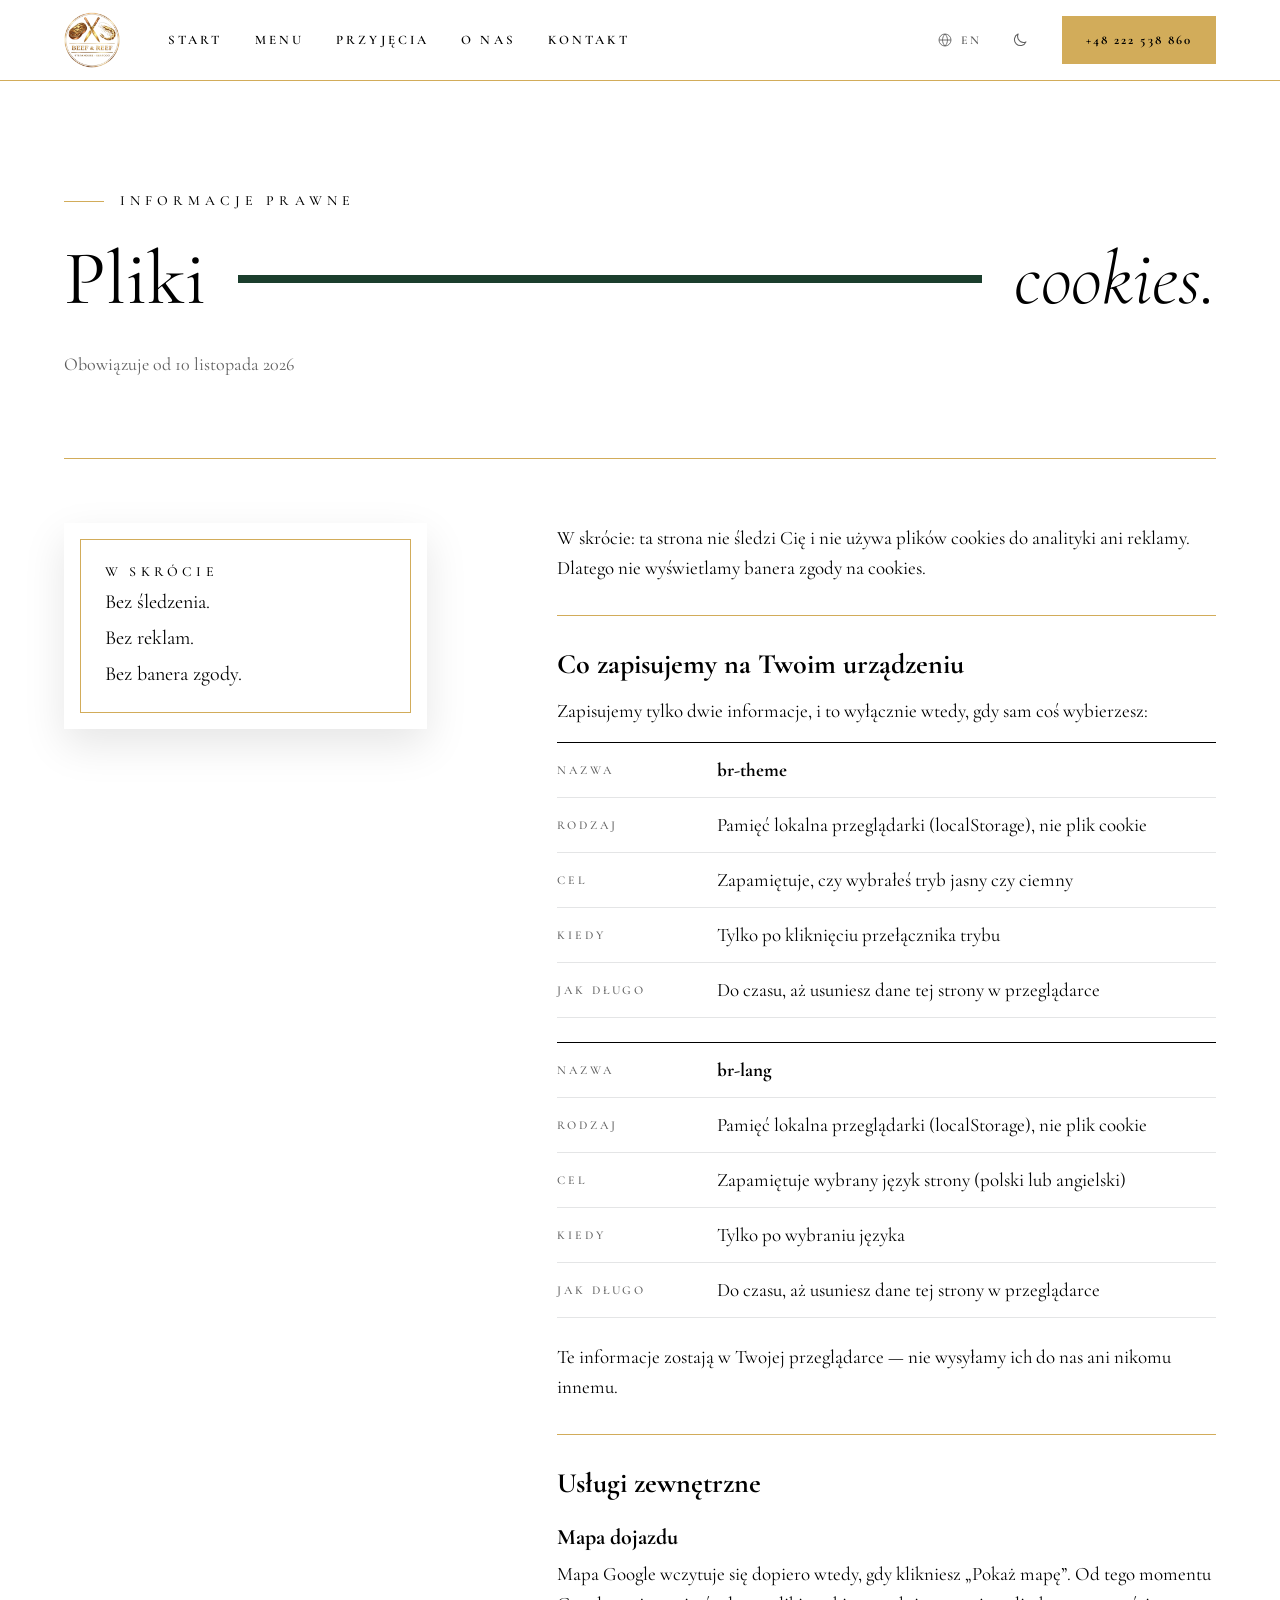
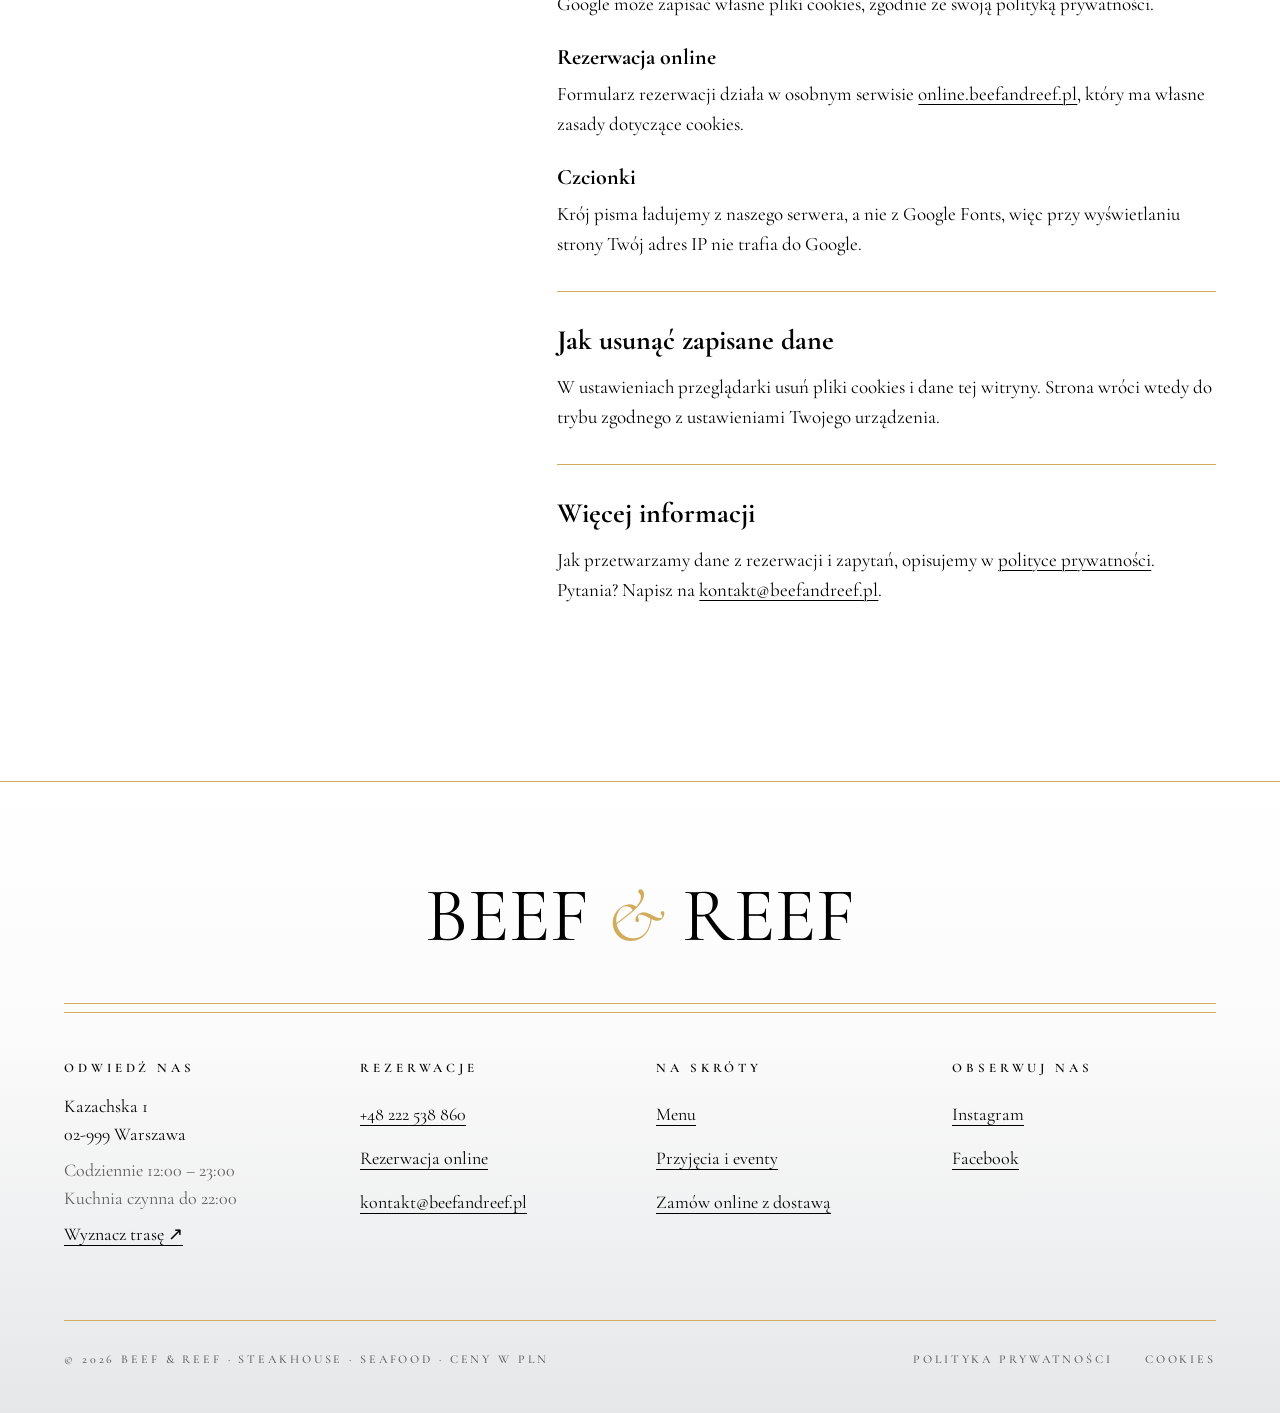
<file: docs/cookies.html>
<!doctype html>
<html lang="pl">
<head>
<meta charset="utf-8">
<meta name="viewport" content="width=device-width, initial-scale=1">
<meta name="robots" content="noindex, nofollow">
<title>Cookies — Beef &amp; Reef</title>
<meta name="description" content="Strona Beef &amp; Reef nie używa plików cookies do analityki ani reklamy. Sprawdź, co zapisujemy w przeglądarce.">
<meta name="theme-color" content="#ffffff">
<meta name="color-scheme" content="light dark">
<meta property="og:title" content="Cookies — Beef &amp; Reef">
<meta property="og:description" content="Strona Beef &amp; Reef nie używa plików cookies do analityki ani reklamy. Sprawdź, co zapisujemy w przeglądarce.">
<meta property="og:type" content="website">
<meta property="og:locale" content="pl_PL">
<meta property="og:image" content="https://dacjandorniok.github.io/beef-and-reef-website/assets/img/og-image.jpg">
<meta property="og:url" content="https://dacjandorniok.github.io/beef-and-reef-website/cookies.html">
<link rel="canonical" href="https://dacjandorniok.github.io/beef-and-reef-website/cookies.html">
<link rel="alternate" hreflang="pl" href="https://dacjandorniok.github.io/beef-and-reef-website/cookies.html">
<link rel="alternate" hreflang="en" href="https://dacjandorniok.github.io/beef-and-reef-website/en/cookies.html">
<link rel="alternate" hreflang="x-default" href="https://dacjandorniok.github.io/beef-and-reef-website/cookies.html">
<link rel="icon" type="image/png" sizes="32x32" href="assets/img/favicon-32.png">
<link rel="apple-touch-icon" href="assets/img/apple-touch-icon.png">
<link rel="preload" href="assets/fonts/cormorant-garamond-latin-ext-400-normal.woff2" as="font" type="font/woff2" crossorigin>
<link rel="stylesheet" href="assets/css/style.css?v=94fc8ac0">
<script>(function(){try{if('scrollRestoration' in history)history.scrollRestoration='manual'}catch(e){}var d=document.documentElement,t=null;try{t=localStorage.getItem('br-theme')}catch(e){}if(t!=='light'&&t!=='dark')t=window.matchMedia&&matchMedia('(prefers-color-scheme: dark)').matches?'dark':'light';d.setAttribute('data-theme',t)})()</script>
<noscript><style>.rx .float,.rx .rise,.rx .bar{opacity:1!important;transform:none!important}.rx .wd{color:var(--ink)}.rx .call.off{opacity:1;visibility:visible;transform:none}.rx .pbar.off{transform:none;visibility:visible}</style></noscript>
<script type="application/ld+json">{"@context": "https://schema.org", "@type": "Restaurant", "name": "Beef & Reef", "servesCuisine": ["Steakhouse", "Seafood"], "telephone": "+48222538860", "email": "kontakt@beefandreef.pl", "priceRange": "$$$", "address": {"@type": "PostalAddress", "streetAddress": "Kazachska 1", "postalCode": "02-999", "addressLocality": "Warszawa", "addressCountry": "PL"}, "openingHoursSpecification": [{"@type": "OpeningHoursSpecification", "dayOfWeek": ["Monday", "Tuesday", "Wednesday", "Thursday", "Friday", "Saturday", "Sunday"], "opens": "12:00", "closes": "23:00"}], "sameAs": ["https://www.facebook.com/beef.and.reef.wilanow", "https://www.instagram.com/beef.and.reef_steak_seafood"], "acceptsReservations": true}</script>
</head>
<body>

<div class="rx" data-i18n="{&quot;dark&quot;: &quot;Włącz tryb ciemny&quot;, &quot;light&quot;: &quot;Włącz tryb jasny&quot;, &quot;play&quot;: &quot;Wznów pokaz slajdów&quot;, &quot;pause&quot;: &quot;Zatrzymaj pokaz slajdów&quot;, &quot;mapTitle&quot;: &quot;Mapa dojazdu do Beef &amp; Reef, Kazachska 1, Warszawa&quot;}" lang="pl">
  <a class="skip" href="#tresc">Przejdź do treści</a>
  <header class="hdr">
    <div class="wrap hdr-in">
      <div class="hdr-l">
        <a class="logo" href="index.html" aria-label="Beef &amp; Reef — strona główna"><img src="assets/img/logo-seal-192.png" alt=""></a>
        <nav class="nav" aria-label="Główna"><a href="index.html">START</a><a href="menu.html">MENU</a><a href="przyjecia.html">PRZYJĘCIA</a><a href="index.html#o-nas">O NAS</a><a href="index.html#kontakt">KONTAKT</a></nav>
      </div>
      <div class="hdr-r">
        <a class="lang" href="en/cookies.html" lang="en" aria-label="EN — English version"><svg aria-hidden="true" width="16" height="16" viewBox="0 0 24 24" fill="none" stroke="currentColor" stroke-width="1.3"><circle cx="12" cy="12" r="9"></circle><path d="M3 12h18M12 3c2.5 2.6 3.7 5.6 3.7 9s-1.2 6.4-3.7 9c-2.5-2.6-3.7-5.6-3.7-9s1.2-6.4 3.7-9z"></path></svg><span>EN</span></a>
        <button class="ghost" type="button" aria-pressed="false" aria-label="Włącz tryb ciemny" title="Włącz tryb ciemny" data-on-click="toggleTheme"><span class="ic-l"><svg aria-hidden="true" width="18" height="18" viewBox="0 0 24 24" fill="none" stroke="currentColor" stroke-width="1.4" stroke-linecap="round" stroke-linejoin="round"><path d="M20 14.5A8 8 0 0 1 9.5 4a8 8 0 1 0 10.5 10.5z"></path></svg></span><span class="ic-d"><svg aria-hidden="true" width="18" height="18" viewBox="0 0 24 24" fill="none" stroke="currentColor" stroke-width="1.4" stroke-linecap="round"><circle cx="12" cy="12" r="4.5"></circle><path d="M12 2v2.5M12 19.5V22M2 12h2.5M19.5 12H22M4.9 4.9l1.8 1.8M17.3 17.3l1.8 1.8M4.9 19.1l1.8-1.8M17.3 6.7l1.8-1.8"></path></svg></span></button>
        <div class="call" aria-hidden="false">
          <a class="btn btn-gold btn-m" href="tel:+48222538860" tabindex="0" aria-label="Zadzwoń i zarezerwuj: +48 222 538 860"><span class="long">+48 222 538 860</span><span class="short">ZADZWOŃ</span></a>
        </div>
        <button id="rx-burger" class="icon-btn burger" type="button" aria-label="Otwórz menu" aria-expanded="false" data-on-click="openDrawer"><span class="burger-i" aria-hidden="true"><span></span><span></span><span></span></span></button>
      </div>
    </div>
  </header>
  <div class="drawer-wrap" hidden>
    <div class="drawer" role="dialog" aria-modal="true" aria-label="Menu strony">
      <div class="wrap drawer-top">
        <a class="logo" href="index.html" aria-label="Beef &amp; Reef — strona główna"><img src="assets/img/logo-seal-192.png" alt=""></a>
        <button id="rx-close" class="icon-btn" type="button" aria-label="Zamknij menu" data-on-click="closeDrawer"><svg aria-hidden="true" width="18" height="18" viewBox="0 0 24 24" fill="none" stroke="currentColor" stroke-width="1.4" stroke-linecap="round"><path d="M5 5l14 14M19 5L5 19"></path></svg></button>
      </div>
      <nav class="wrap drawer-nav" aria-label="Główna"><a href="index.html" data-on-click="closeDrawer">Start</a><a href="menu.html" data-on-click="closeDrawer">Menu</a><a href="przyjecia.html" data-on-click="closeDrawer">Przyjęcia i eventy</a><a href="index.html#o-nas" data-on-click="closeDrawer">O nas</a><a href="index.html#kontakt" data-on-click="closeDrawer">Kontakt</a></nav>
      <div class="wrap drawer-foot">
        <a class="btn btn-gold" href="tel:+48222538860">Zadzwoń · +48 222 538 860</a>
        <a class="btn btn-line" href="https://online.beefandreef.pl/booking">Rezerwacja online</a>
        <div class="row">
          <a class="lang" href="en/cookies.html" lang="en" aria-label="EN — English version" style="padding-left: 0"><svg aria-hidden="true" width="16" height="16" viewBox="0 0 24 24" fill="none" stroke="currentColor" stroke-width="1.3"><circle cx="12" cy="12" r="9"></circle><path d="M3 12h18M12 3c2.5 2.6 3.7 5.6 3.7 9s-1.2 6.4-3.7 9c-2.5-2.6-3.7-5.6-3.7-9s1.2-6.4 3.7-9z"></path></svg><span>EN</span></a>
          <button class="ghost" type="button" aria-pressed="false" aria-label="Włącz tryb ciemny" data-on-click="toggleTheme"><span class="ic-l"><svg aria-hidden="true" width="18" height="18" viewBox="0 0 24 24" fill="none" stroke="currentColor" stroke-width="1.4" stroke-linecap="round" stroke-linejoin="round"><path d="M20 14.5A8 8 0 0 1 9.5 4a8 8 0 1 0 10.5 10.5z"></path></svg></span><span class="ic-d"><svg aria-hidden="true" width="18" height="18" viewBox="0 0 24 24" fill="none" stroke="currentColor" stroke-width="1.4" stroke-linecap="round"><circle cx="12" cy="12" r="4.5"></circle><path d="M12 2v2.5M12 19.5V22M2 12h2.5M19.5 12H22M4.9 4.9l1.8 1.8M17.3 17.3l1.8 1.8M4.9 19.1l1.8-1.8M17.3 6.7l1.8-1.8"></path></svg></span></button>
        </div>
        <p class="label">CODZIENNIE 12:00 – 23:00 · KUCHNIA DO 22:00</p>
        <p class="info">Kazachska 1, Warszawa</p>
      </div>
    </div>
  </div>
  <main id="tresc" tabindex="-1">
  <section class="js-hero lhead" aria-labelledby="legal-h1">
    <div class="wrap">
      <p class="float kicker">INFORMACJE PRAWNE</p>
      <h1 id="legal-h1" class="split"><span class="float">Pliki</span> <span class="bar" aria-hidden="true"></span> <span class="float d1 b">cookies.</span></h1>
      <p class="float d2 since">Obowiązuje od 10 listopada 2026</p>
    </div>
  </section>
  <div class="wrap">
    <div class="lgrid ruled" style="padding-top: 64px">
      <aside class="laside"><div class="laside-in"><div class="callout"><div class="callout-in"><p class="h">W SKRÓCIE</p><p class="v">Bez śledzenia.</p><p class="v">Bez reklam.</p><p class="v">Bez banera zgody.</p></div></div></div></aside>
      <div class="lmain">
      <p class="llead">W skrócie: ta strona nie śledzi Cię i nie używa plików cookies do analityki ani reklamy. Dlatego nie wyświetlamy banera zgody na cookies.</p>
    <section id="ck-1" aria-labelledby="ck-1-h">
      <h2 id="ck-1-h">Co zapisujemy na Twoim urządzeniu</h2>
      <p>Zapisujemy tylko dwie informacje, i to wyłącznie wtedy, gdy sam coś wybierzesz:</p>
      <dl class="store-table">
      <div><dt>NAZWA</dt><dd><strong>br-theme</strong></dd></div>
      <div><dt>RODZAJ</dt><dd>Pamięć lokalna przeglądarki (localStorage), nie plik cookie</dd></div>
      <div><dt>CEL</dt><dd>Zapamiętuje, czy wybrałeś tryb jasny czy ciemny</dd></div>
      <div><dt>KIEDY</dt><dd>Tylko po kliknięciu przełącznika trybu</dd></div>
      <div><dt>JAK DŁUGO</dt><dd>Do czasu, aż usuniesz dane tej strony w przeglądarce</dd></div>
      </dl>
      <dl class="store-table">
      <div><dt>NAZWA</dt><dd><strong>br-lang</strong></dd></div>
      <div><dt>RODZAJ</dt><dd>Pamięć lokalna przeglądarki (localStorage), nie plik cookie</dd></div>
      <div><dt>CEL</dt><dd>Zapamiętuje wybrany język strony (polski lub angielski)</dd></div>
      <div><dt>KIEDY</dt><dd>Tylko po wybraniu języka</dd></div>
      <div><dt>JAK DŁUGO</dt><dd>Do czasu, aż usuniesz dane tej strony w przeglądarce</dd></div>
      </dl>
      <p>Te informacje zostają w Twojej przeglądarce — nie wysyłamy ich do nas ani nikomu innemu.</p>
      </section>
      <section id="ck-2" aria-labelledby="ck-2-h">
      <h2 id="ck-2-h">Usługi zewnętrzne</h2>
      <div class="sub"><h3>Mapa dojazdu</h3><p>Mapa Google wczytuje się dopiero wtedy, gdy klikniesz „Pokaż mapę”. Od tego momentu Google może zapisać własne pliki cookies, zgodnie ze swoją polityką prywatności.</p></div>
      <div class="sub"><h3>Rezerwacja online</h3><p>Formularz rezerwacji działa w osobnym serwisie <a class="u" href="https://online.beefandreef.pl/booking">online.beefandreef.pl</a>, który ma własne zasady dotyczące cookies.</p></div>
      <div class="sub"><h3>Czcionki</h3><p>Krój pisma ładujemy z naszego serwera, a nie z Google Fonts, więc przy wyświetlaniu strony Twój adres IP nie trafia do Google.</p></div>
      </section>
      <section id="ck-3" aria-labelledby="ck-3-h">
      <h2 id="ck-3-h">Jak usunąć zapisane dane</h2>
      <p>W ustawieniach przeglądarki usuń pliki cookies i dane tej witryny. Strona wróci wtedy do trybu zgodnego z ustawieniami Twojego urządzenia.</p>
      </section>
      <section id="ck-4" aria-labelledby="ck-4-h">
      <h2 id="ck-4-h">Więcej informacji</h2>
      <p>Jak przetwarzamy dane z rezerwacji i zapytań, opisujemy w <a class="u" href="polityka-prywatnosci.html">polityce prywatności</a>. Pytania? Napisz na <a class="u" href="mailto:kontakt@beefandreef.pl">kontakt@beefandreef.pl</a>.</p>
      </section>
      </div>
    </div>
  </div>
  </main>
  <footer class="foot" aria-label="Stopka">
    <div class="wrap">
      <p class="foot-word">BEEF <i class="amp">&amp;</i> REEF</p>
      <div class="dbl" aria-hidden="true"><span></span><span></span></div>
      <div class="foot-cols">
        <div><h2>Odwiedź nas</h2><p>Kazachska 1<br>02-999 Warszawa</p><p class="muted" style="margin-top: 8px">Codziennie 12:00 – 23:00<br>Kuchnia czynna do 22:00</p><ul><li><a class="u" href="https://www.google.com/maps/dir/?api=1&amp;destination=Beef%20%26%20Reef%2C%20Kazachska%201%2C%2002-999%20Warszawa" target="_blank" rel="noopener">Wyznacz trasę ↗</a></li></ul></div>
        <div><h2>Rezerwacje</h2><ul><li><a class="u nw" href="tel:+48222538860">+48 222 538 860</a></li><li><a class="u" href="https://online.beefandreef.pl/booking">Rezerwacja online</a></li><li><a class="u" href="mailto:kontakt@beefandreef.pl">kontakt@beefandreef.pl</a></li></ul></div>
        <div><h2>Na skróty</h2><ul><li><a class="u" href="menu.html">Menu</a></li><li><a class="u" href="przyjecia.html">Przyjęcia i eventy</a></li><li><a class="u" href="https://online.beefandreef.pl/delivery">Zamów online z dostawą</a></li></ul></div>
        <div><h2>Obserwuj nas</h2><ul><li><a class="u" href="https://www.instagram.com/beef.and.reef_steak_seafood">Instagram</a></li><li><a class="u" href="https://www.facebook.com/beef.and.reef.wilanow">Facebook</a></li></ul></div>
      </div>
      <div class="foot-bot">
        <span>© 2026 BEEF &amp; REEF · STEAKHOUSE · SEAFOOD · CENY W PLN</span>
        <nav class="links" aria-label="Informacje prawne"><a href="polityka-prywatnosci.html">POLITYKA PRYWATNOŚCI</a><a href="cookies.html">COOKIES</a></nav>
      </div>
    </div>
  </footer>
  <div class="pbar">
    <a class="btn btn-gold" href="tel:+48222538860">ZADZWOŃ</a>
    <a class="btn btn-line" href="https://online.beefandreef.pl/booking">ONLINE</a>
  </div>
</div>
<script src="assets/js/main.js?v=befb1270" defer></script>
</body>
</html>
</file>
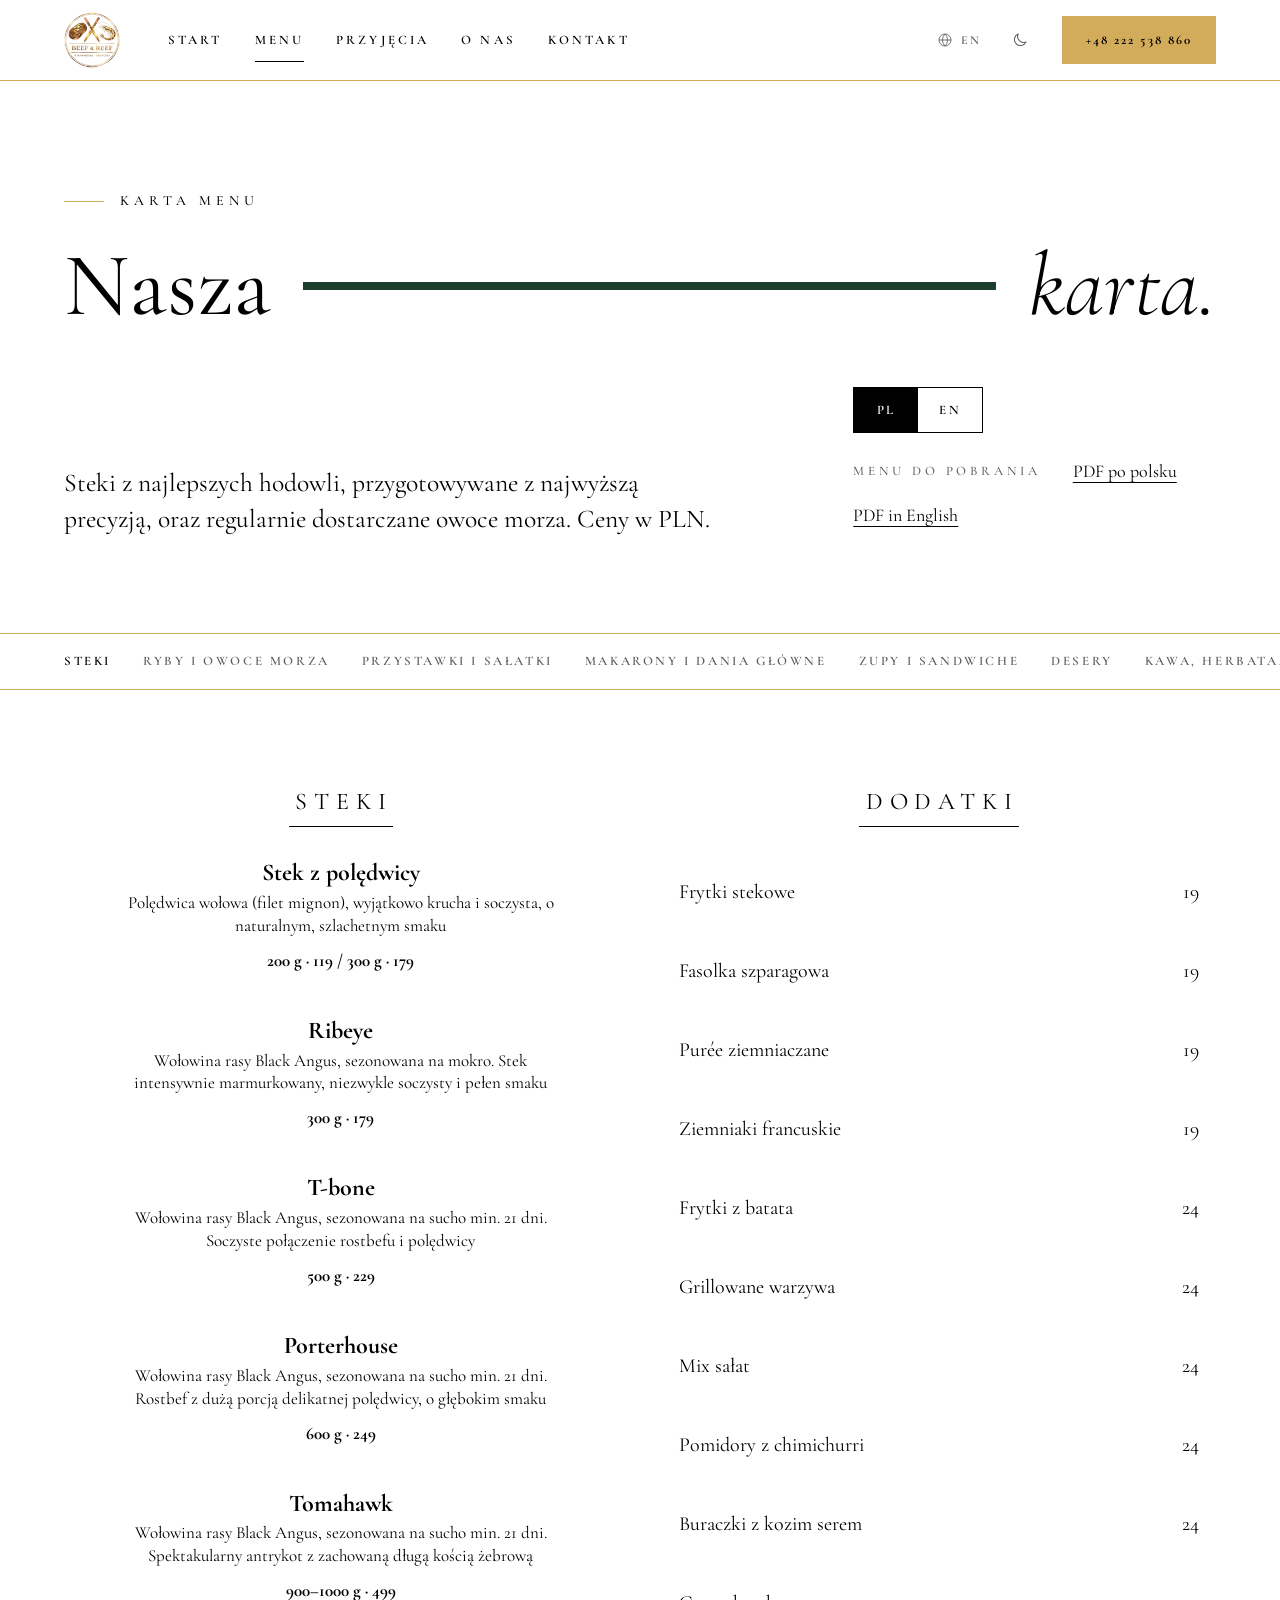
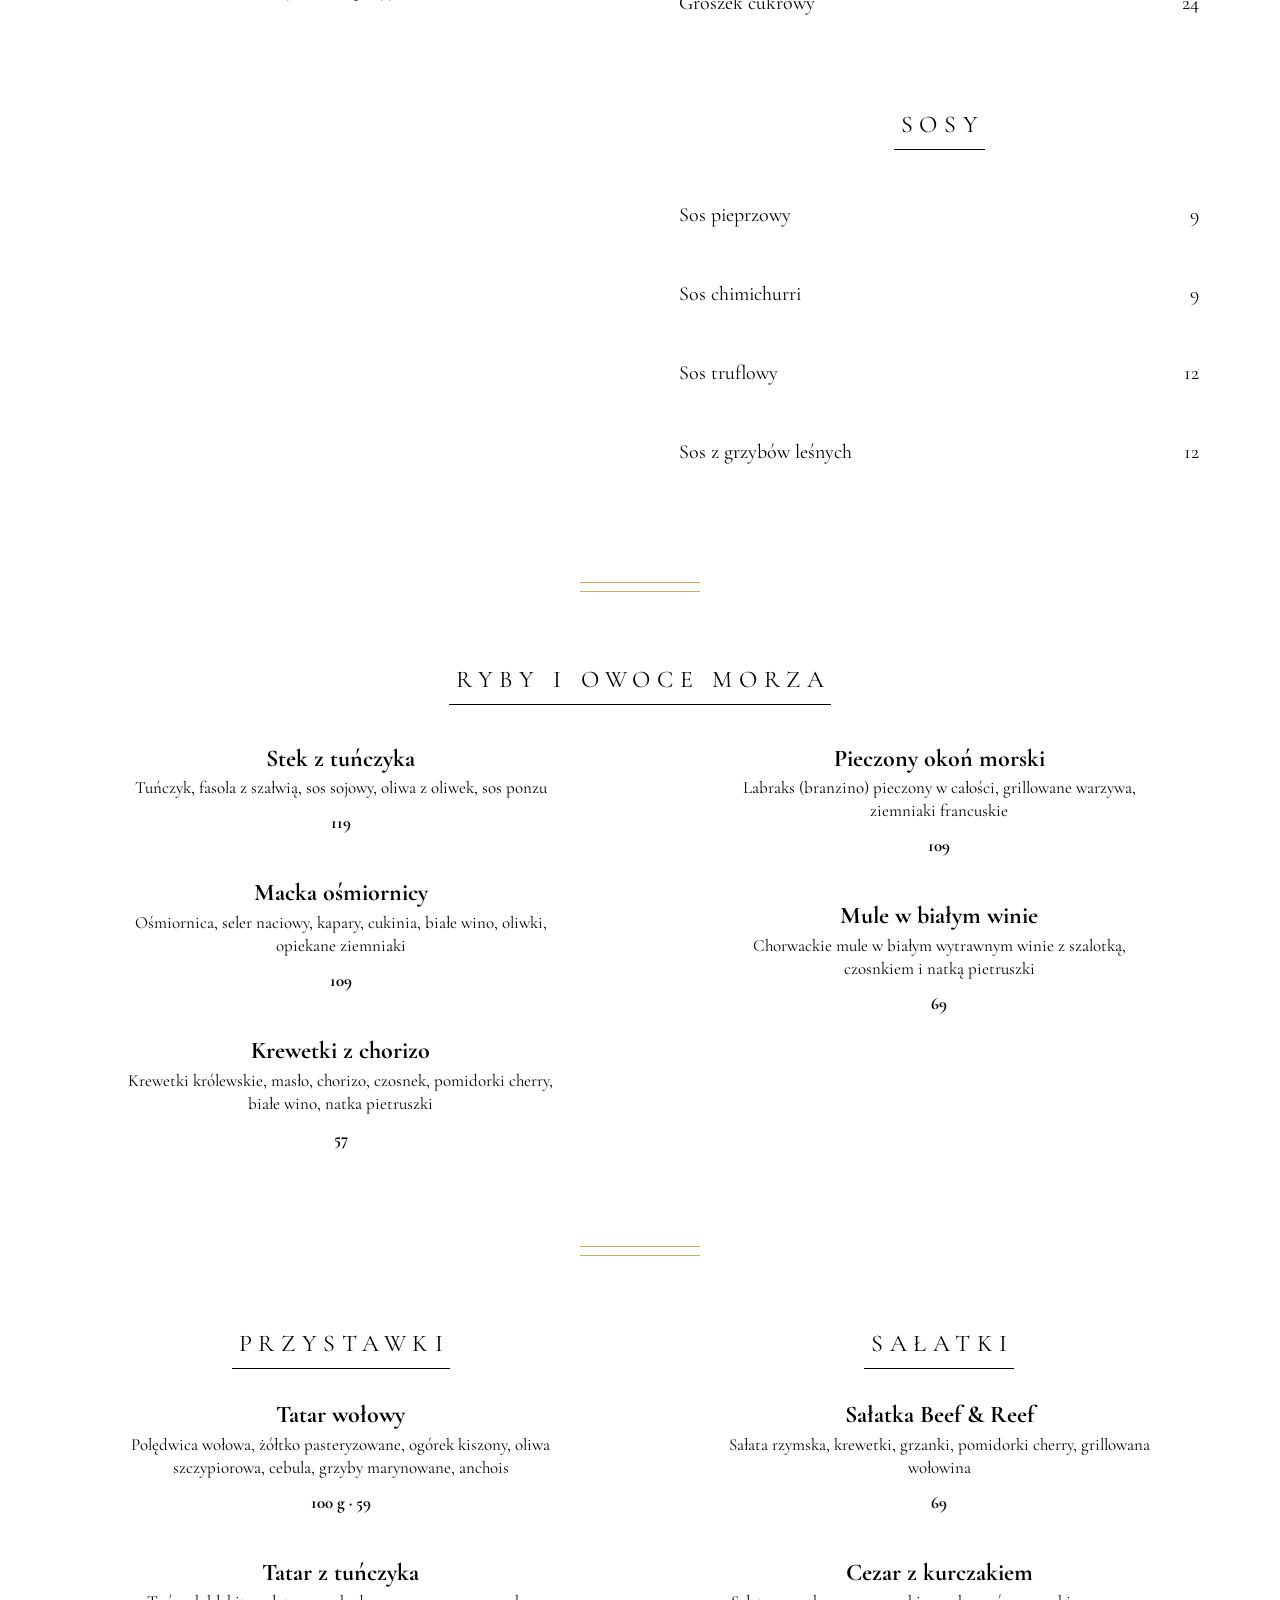
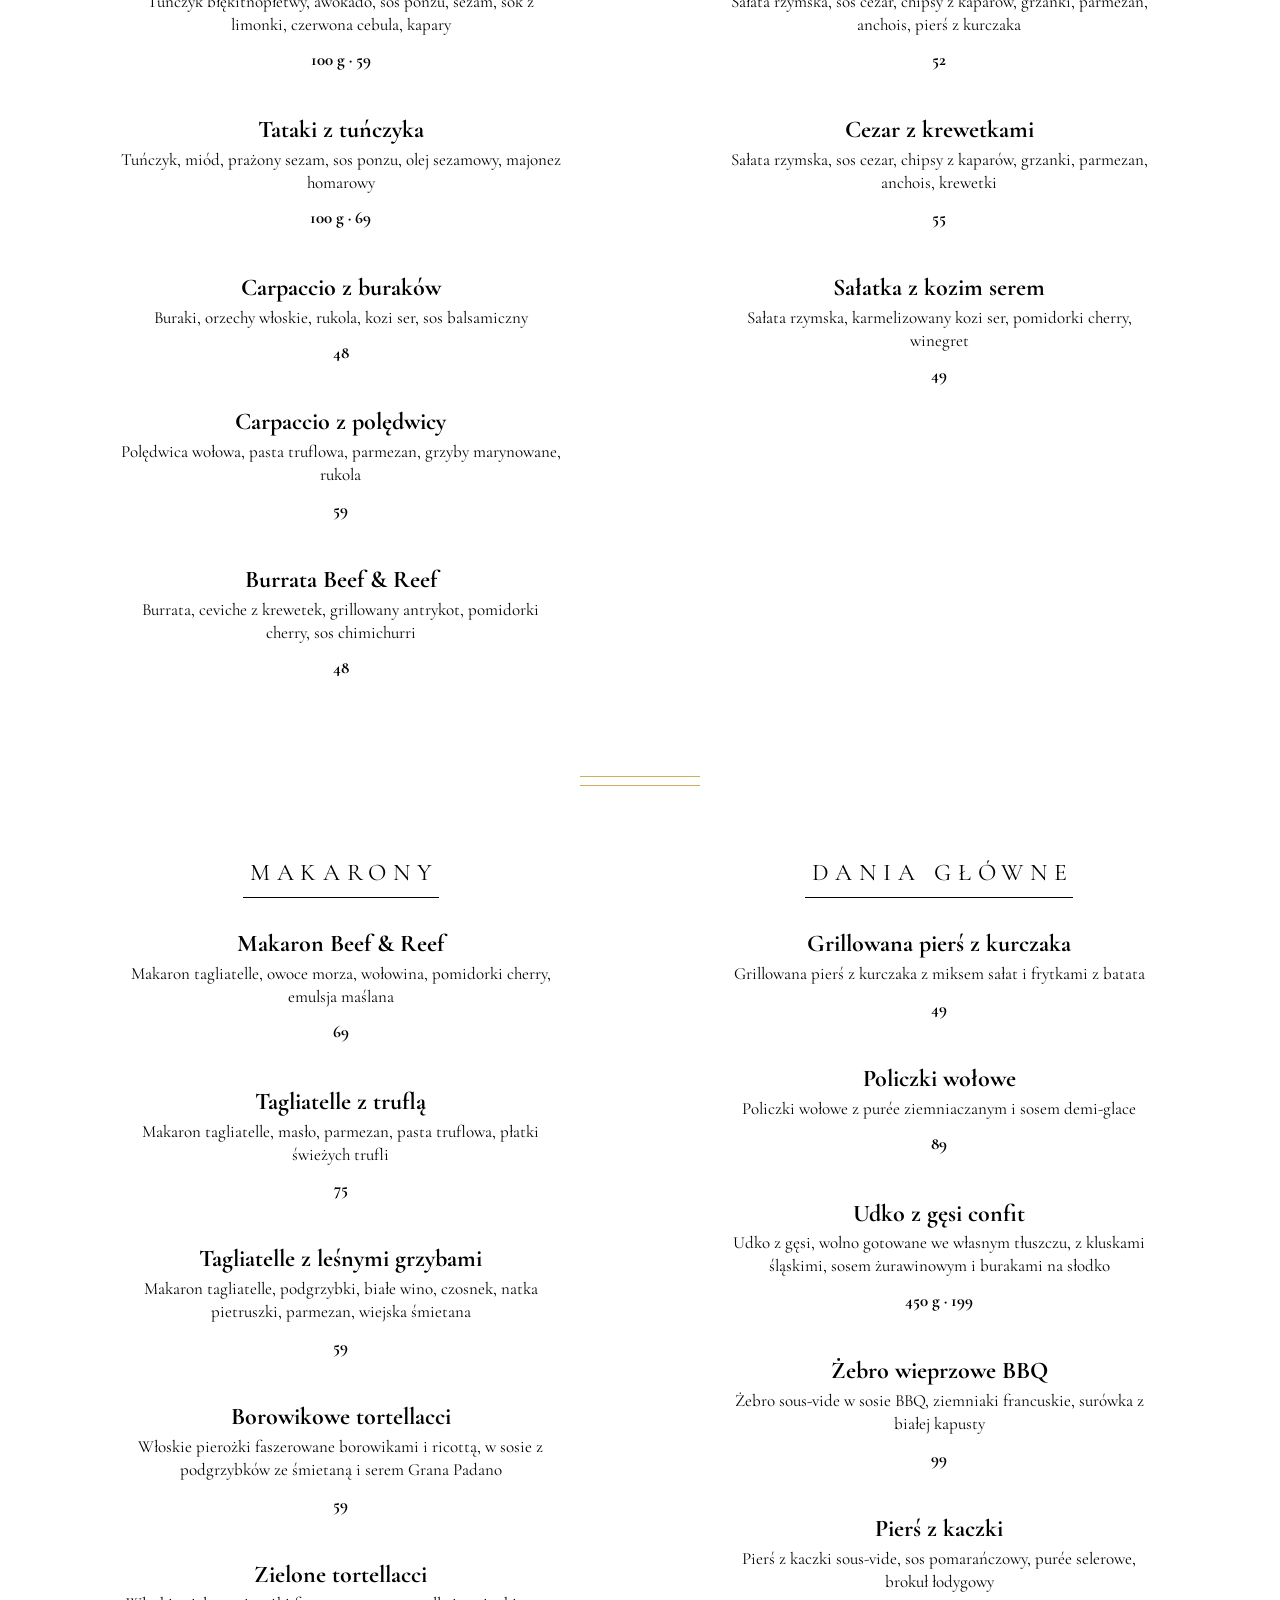
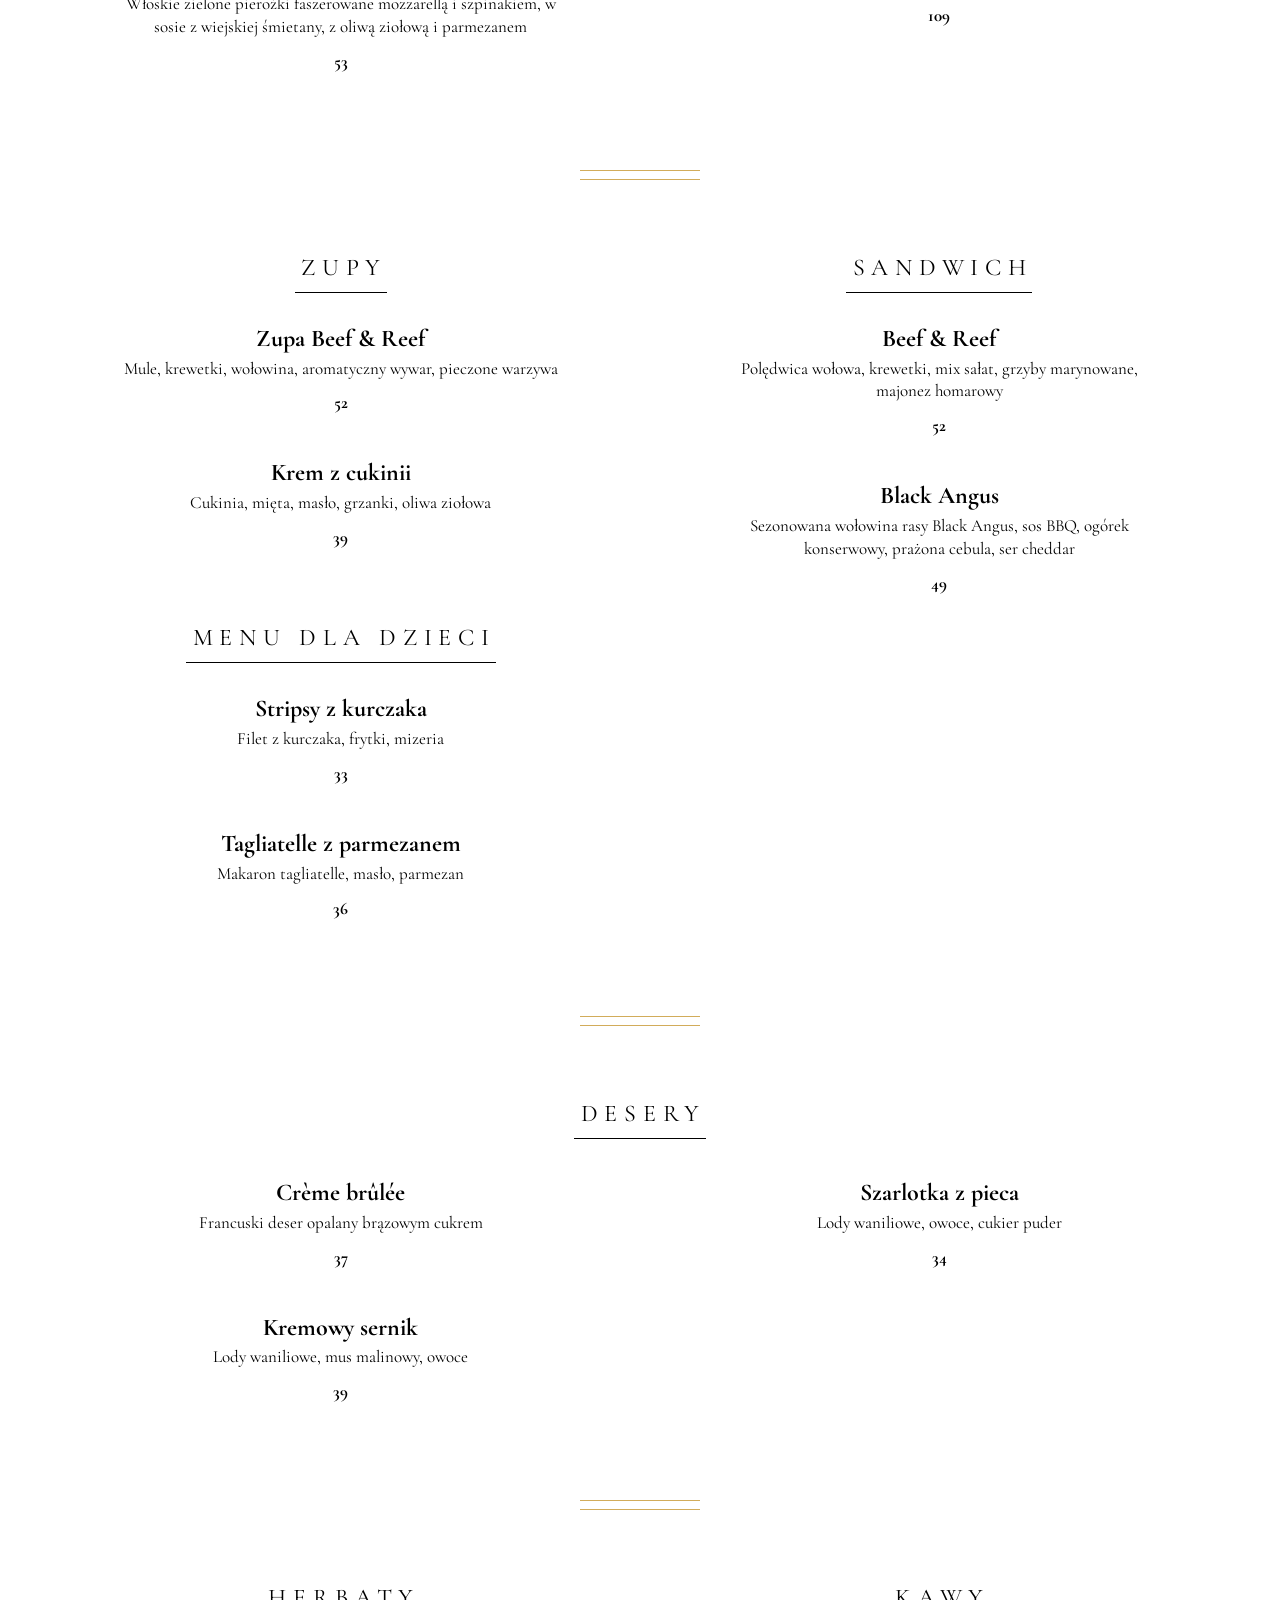
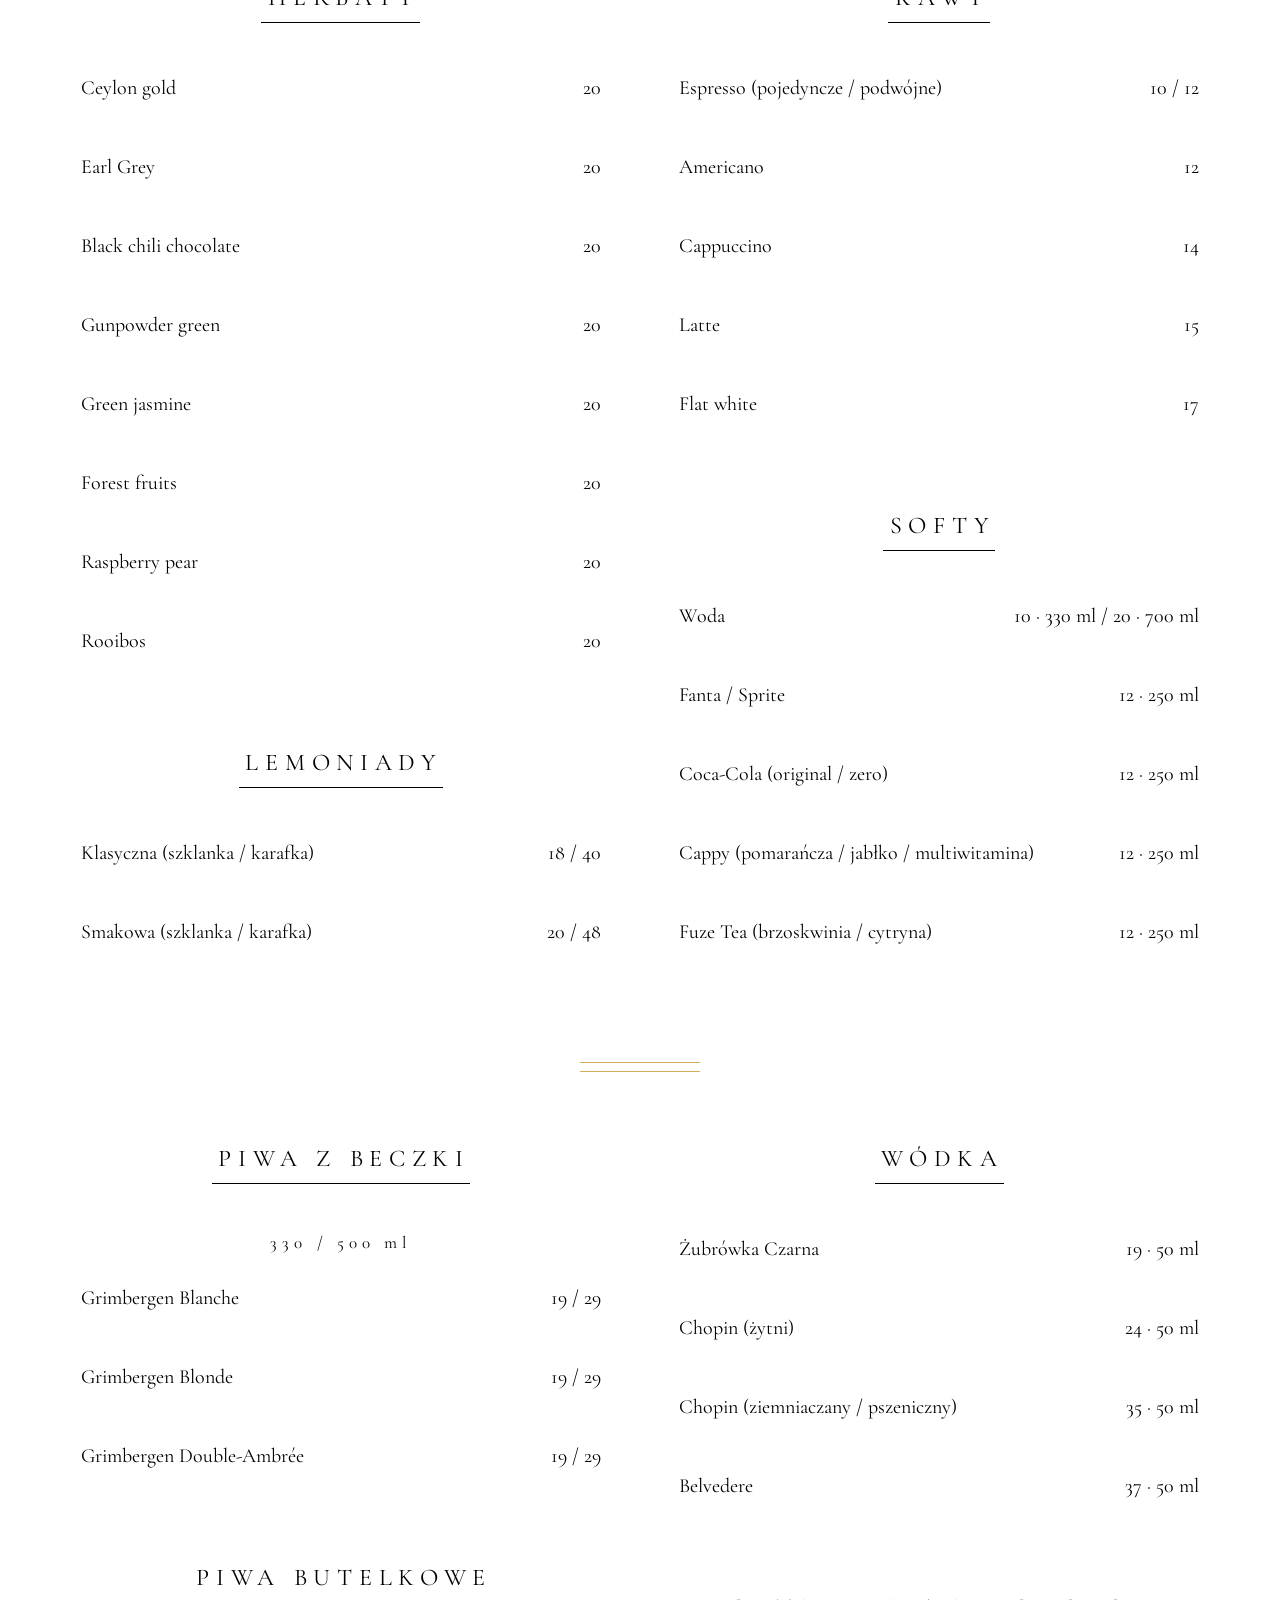
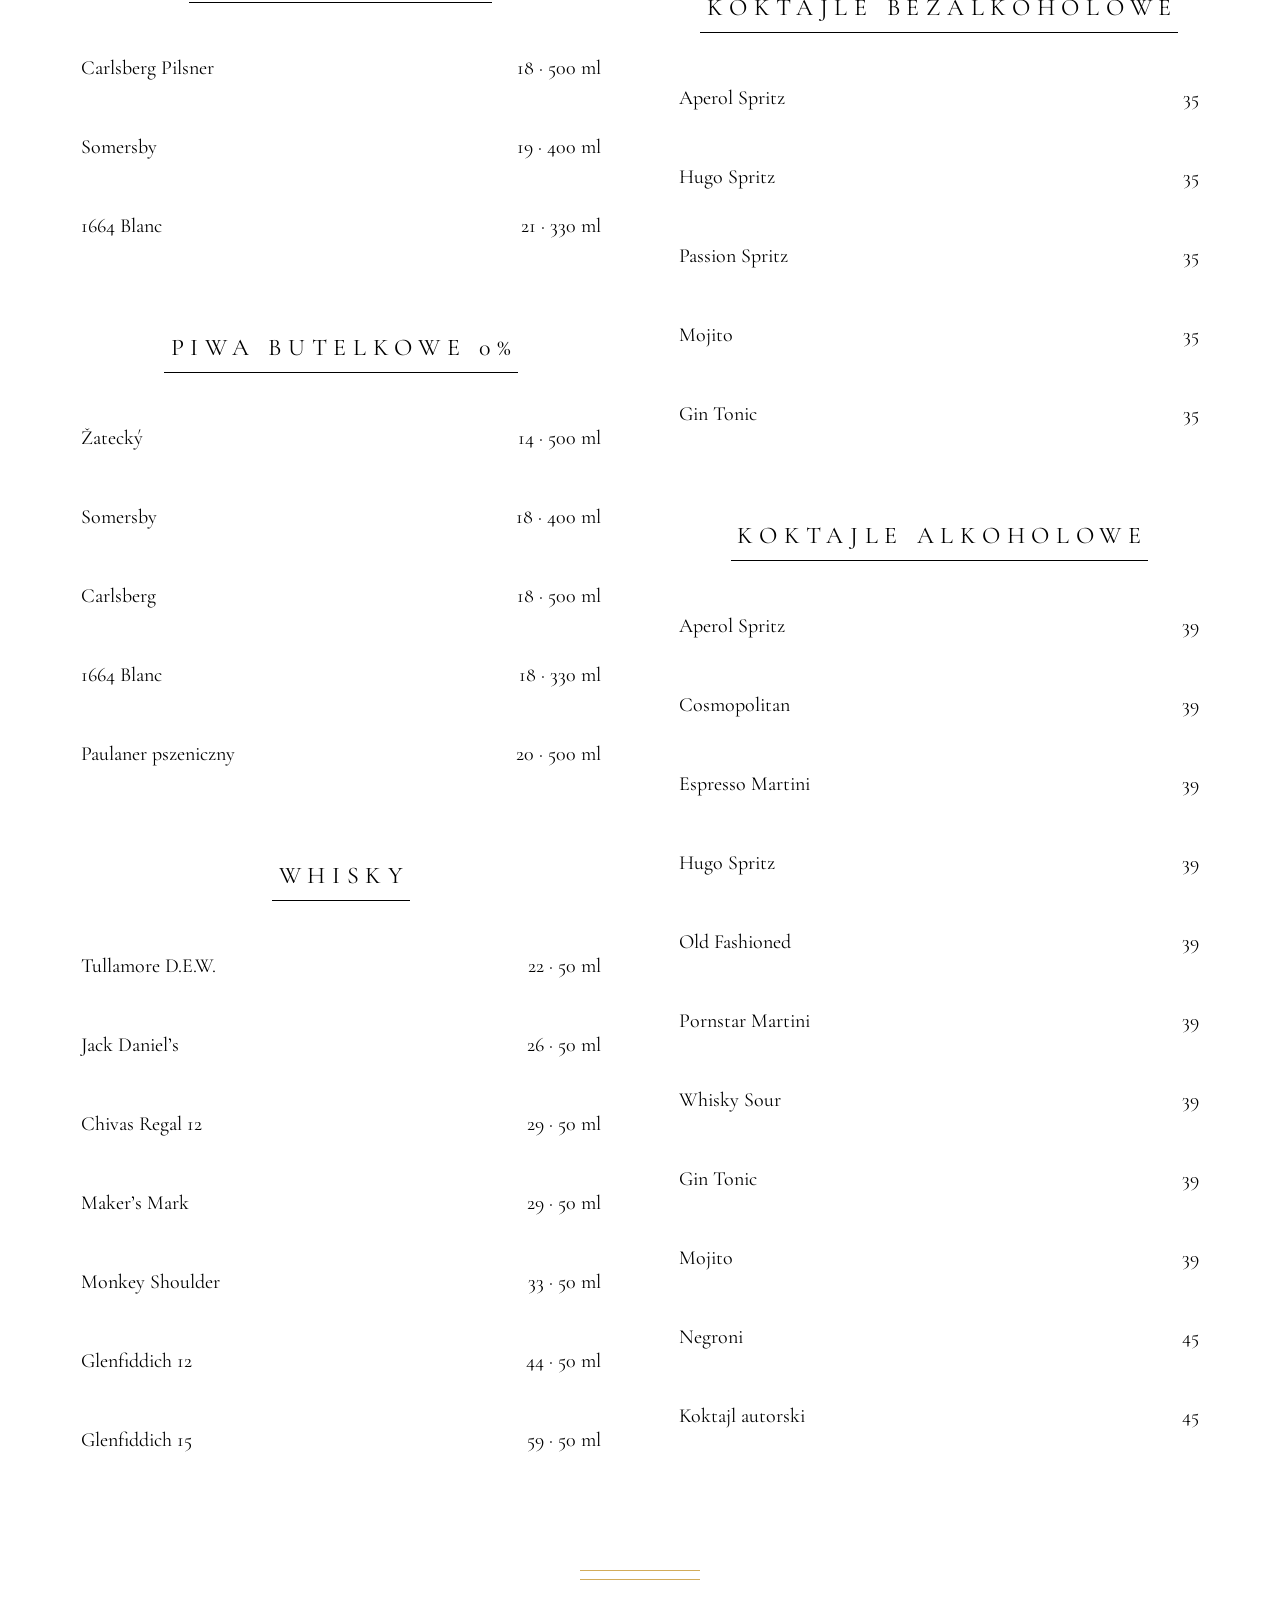
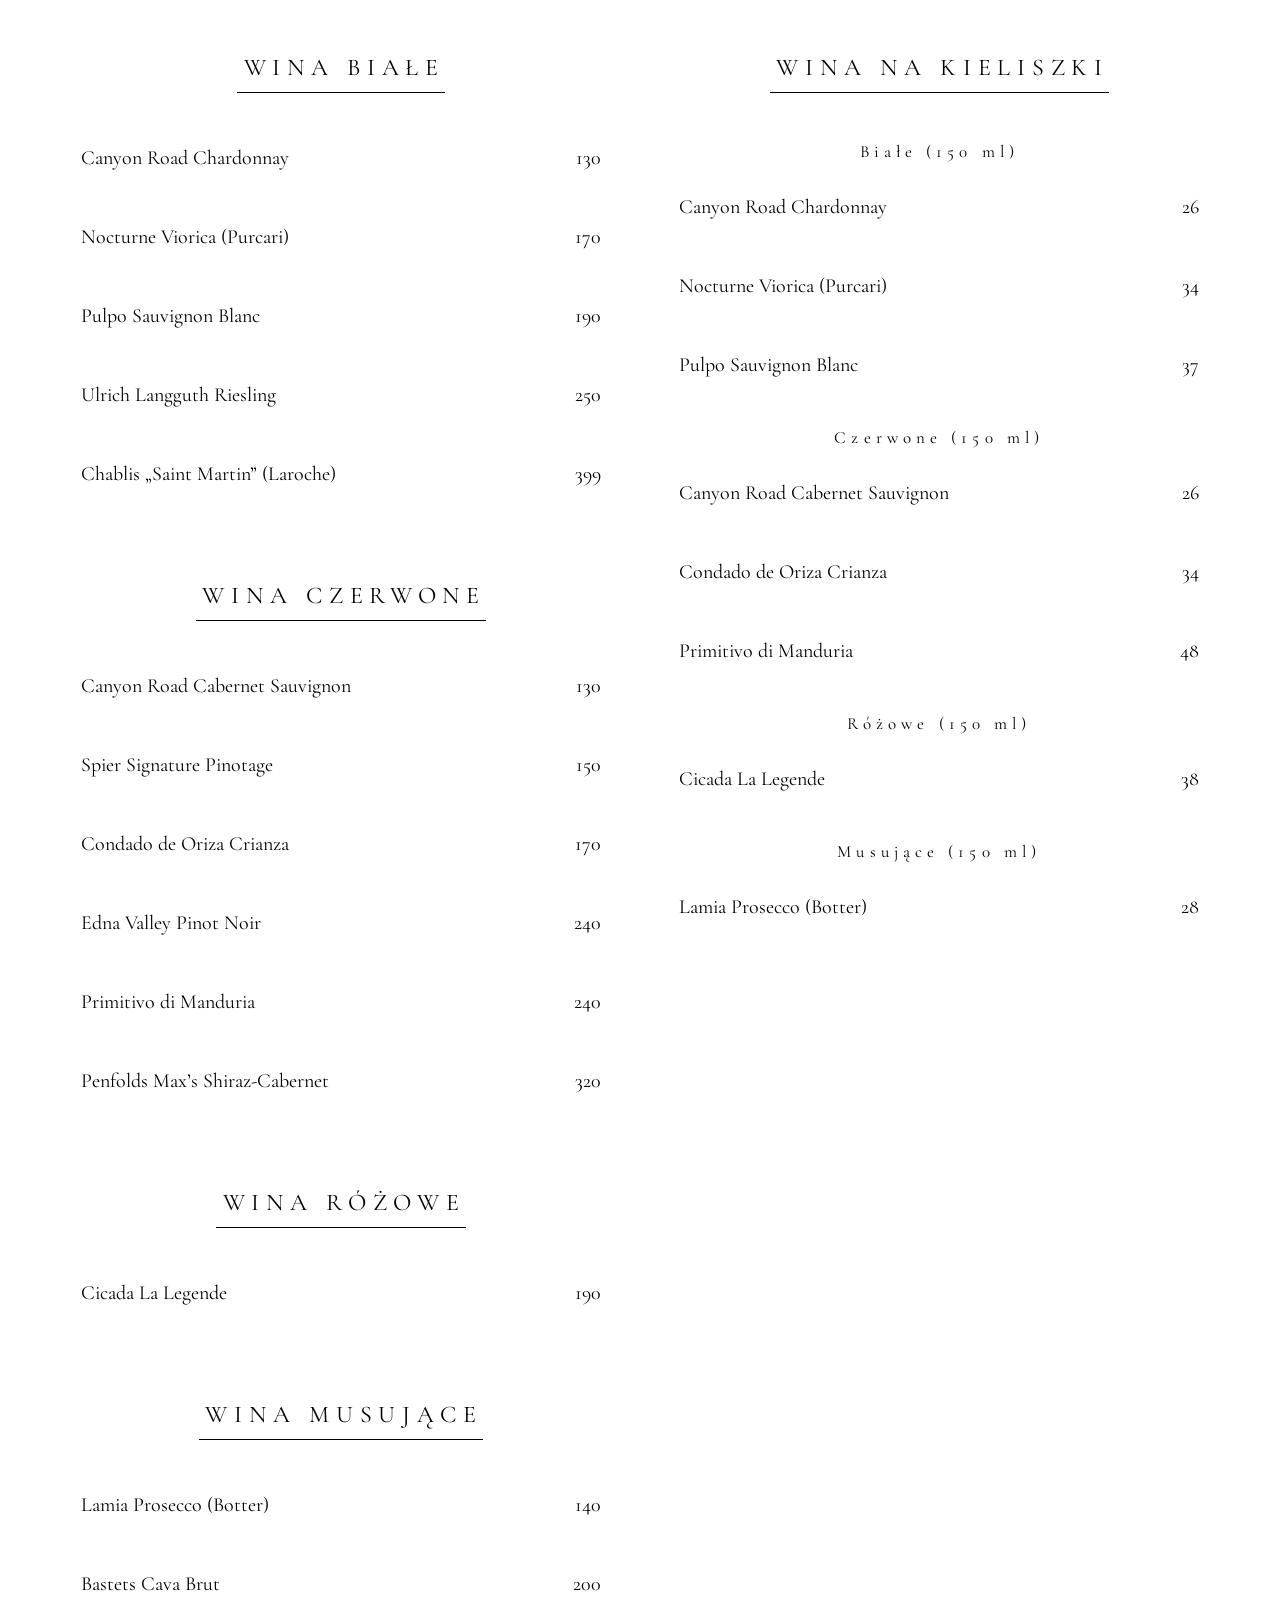
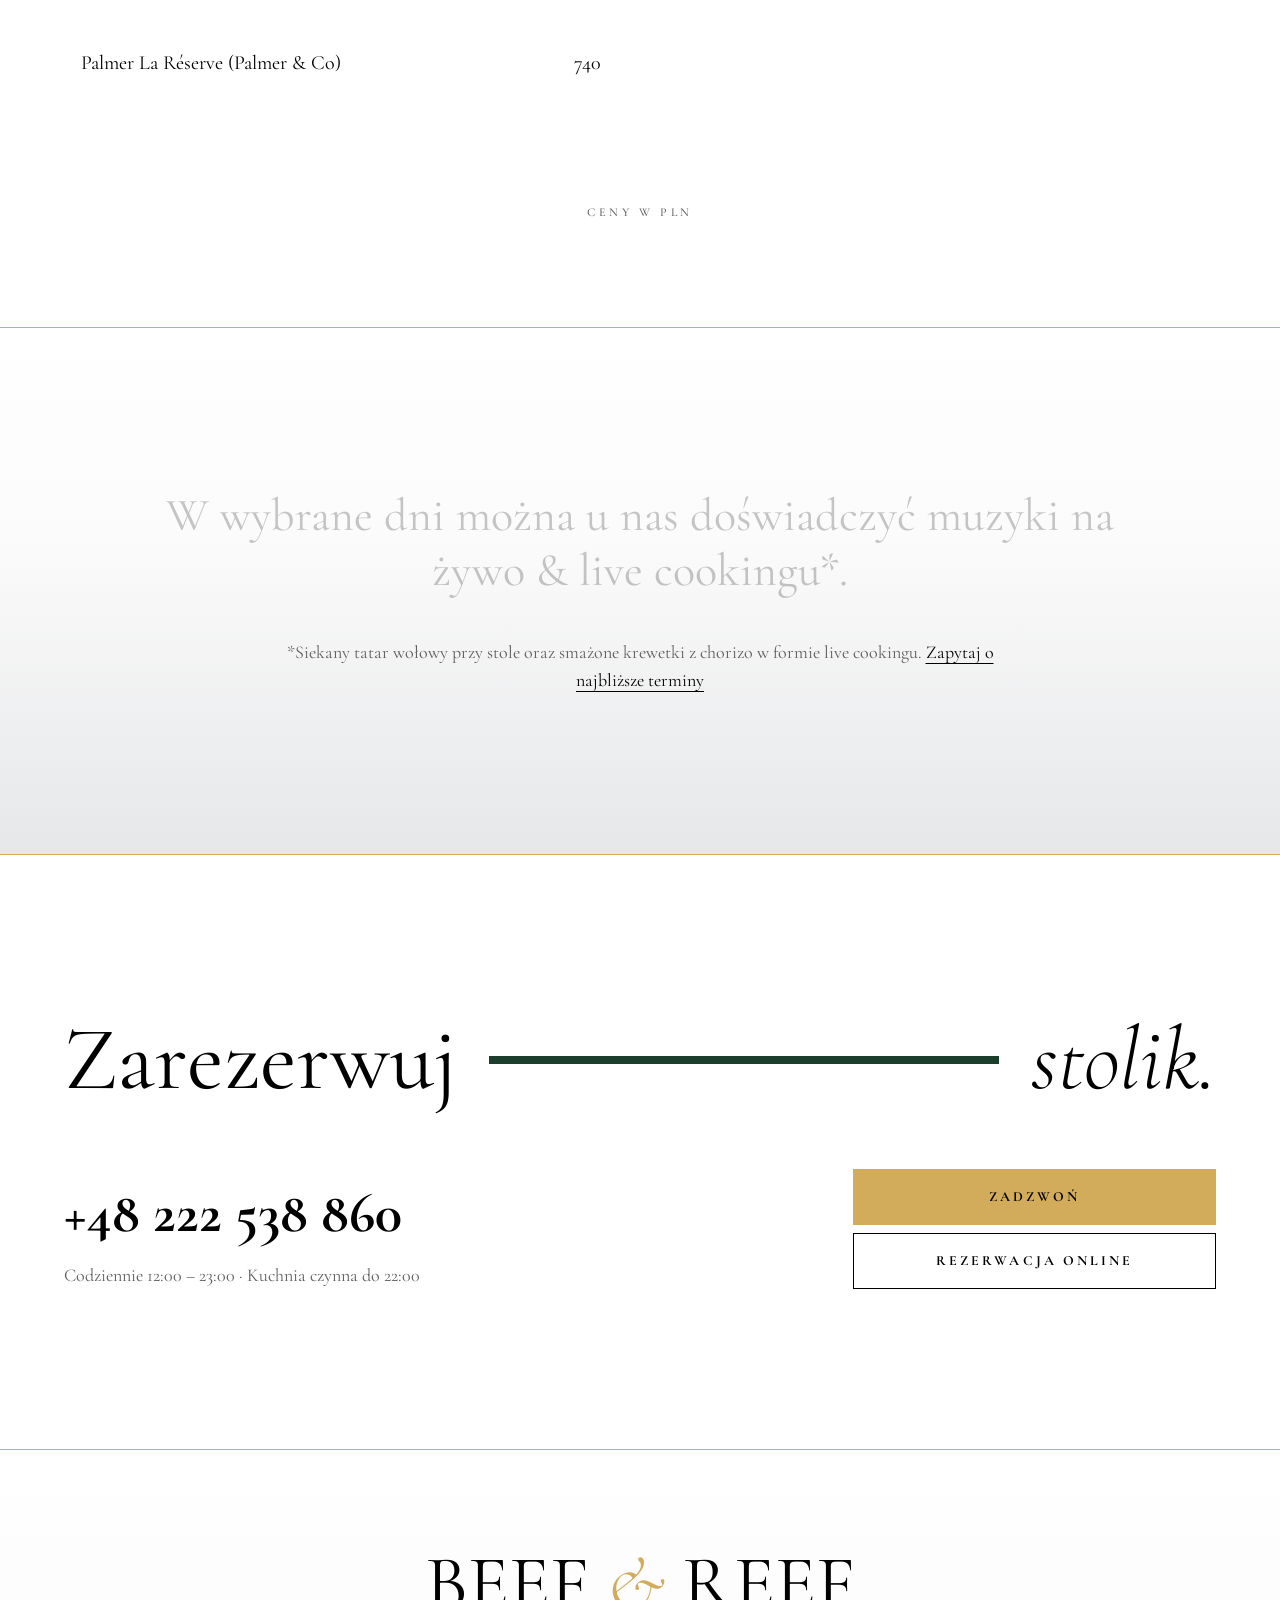
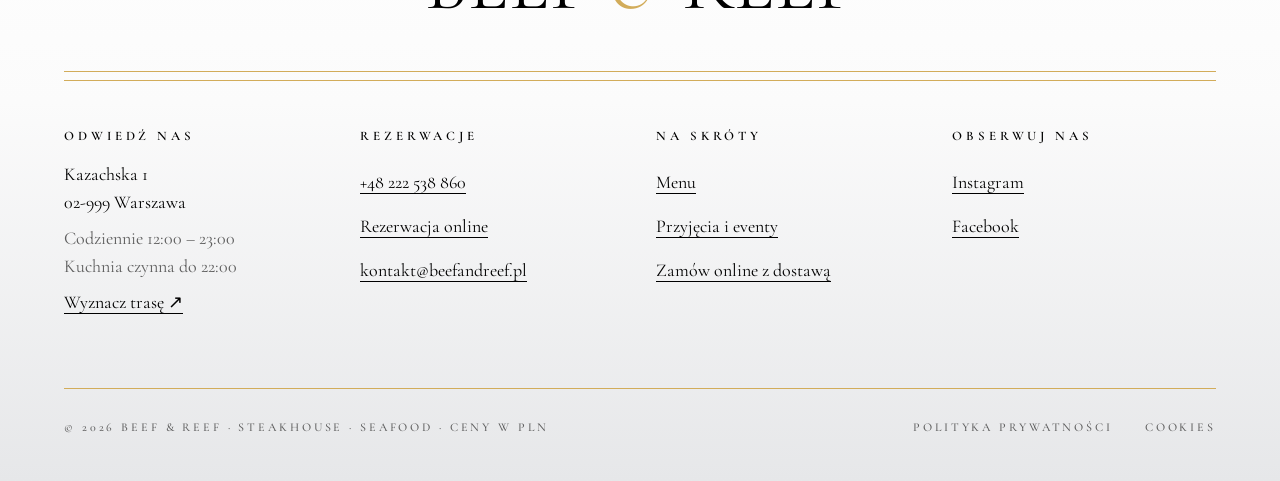
<file: docs/menu.html>
<!doctype html>
<html lang="pl">
<head>
<meta charset="utf-8">
<meta name="viewport" content="width=device-width, initial-scale=1">
<meta name="robots" content="noindex, nofollow">
<title>Menu — Beef &amp; Reef</title>
<meta name="description" content="Menu restauracji Beef &amp; Reef: steki Black Angus, ryby i owoce morza, przystawki, desery, wina i koktajle. Ceny w PLN.">
<meta name="theme-color" content="#ffffff">
<meta name="color-scheme" content="light dark">
<meta property="og:title" content="Menu — Beef &amp; Reef">
<meta property="og:description" content="Menu restauracji Beef &amp; Reef: steki Black Angus, ryby i owoce morza, przystawki, desery, wina i koktajle. Ceny w PLN.">
<meta property="og:type" content="website">
<meta property="og:locale" content="pl_PL">
<meta property="og:image" content="https://dacjandorniok.github.io/beef-and-reef-website/assets/img/og-image.jpg">
<meta property="og:url" content="https://dacjandorniok.github.io/beef-and-reef-website/menu.html">
<link rel="canonical" href="https://dacjandorniok.github.io/beef-and-reef-website/menu.html">
<link rel="alternate" hreflang="pl" href="https://dacjandorniok.github.io/beef-and-reef-website/menu.html">
<link rel="alternate" hreflang="en" href="https://dacjandorniok.github.io/beef-and-reef-website/en/menu.html">
<link rel="alternate" hreflang="x-default" href="https://dacjandorniok.github.io/beef-and-reef-website/menu.html">
<script>if(/[?&]lang=en\b/.test(location.search))location.replace('en/menu.html'+location.hash)</script>
<link rel="icon" type="image/png" sizes="32x32" href="assets/img/favicon-32.png">
<link rel="apple-touch-icon" href="assets/img/apple-touch-icon.png">
<link rel="preload" href="assets/fonts/cormorant-garamond-latin-ext-400-normal.woff2" as="font" type="font/woff2" crossorigin>
<link rel="stylesheet" href="assets/css/style.css?v=94fc8ac0">
<script>(function(){try{if('scrollRestoration' in history)history.scrollRestoration='manual'}catch(e){}var d=document.documentElement,t=null;try{t=localStorage.getItem('br-theme')}catch(e){}if(t!=='light'&&t!=='dark')t=window.matchMedia&&matchMedia('(prefers-color-scheme: dark)').matches?'dark':'light';d.setAttribute('data-theme',t)})()</script>
<noscript><style>.rx .float,.rx .rise,.rx .bar{opacity:1!important;transform:none!important}.rx .wd{color:var(--ink)}.rx .call.off{opacity:1;visibility:visible;transform:none}.rx .pbar.off{transform:none;visibility:visible}</style></noscript>
<script type="application/ld+json">{"@context": "https://schema.org", "@type": "Restaurant", "name": "Beef & Reef", "servesCuisine": ["Steakhouse", "Seafood"], "telephone": "+48222538860", "email": "kontakt@beefandreef.pl", "priceRange": "$$$", "address": {"@type": "PostalAddress", "streetAddress": "Kazachska 1", "postalCode": "02-999", "addressLocality": "Warszawa", "addressCountry": "PL"}, "openingHoursSpecification": [{"@type": "OpeningHoursSpecification", "dayOfWeek": ["Monday", "Tuesday", "Wednesday", "Thursday", "Friday", "Saturday", "Sunday"], "opens": "12:00", "closes": "23:00"}], "sameAs": ["https://www.facebook.com/beef.and.reef.wilanow", "https://www.instagram.com/beef.and.reef_steak_seafood"], "acceptsReservations": true}</script>
</head>
<body>

<div class="rx" data-i18n="{&quot;dark&quot;: &quot;Włącz tryb ciemny&quot;, &quot;light&quot;: &quot;Włącz tryb jasny&quot;, &quot;play&quot;: &quot;Wznów pokaz slajdów&quot;, &quot;pause&quot;: &quot;Zatrzymaj pokaz slajdów&quot;, &quot;mapTitle&quot;: &quot;Mapa dojazdu do Beef &amp; Reef, Kazachska 1, Warszawa&quot;}" lang="pl">
  <a class="skip" href="#tresc">Przejdź do treści</a>
  <header class="hdr">
    <div class="wrap hdr-in">
      <div class="hdr-l">
        <a class="logo" href="index.html" aria-label="Beef &amp; Reef — strona główna"><img src="assets/img/logo-seal-192.png" alt=""></a>
        <nav class="nav" aria-label="Główna"><a href="index.html">START</a><a href="menu.html" aria-current="page">MENU</a><a href="przyjecia.html">PRZYJĘCIA</a><a href="index.html#o-nas">O NAS</a><a href="index.html#kontakt">KONTAKT</a></nav>
      </div>
      <div class="hdr-r">
        <a class="lang" href="en/menu.html" lang="en" aria-label="EN — English version"><svg aria-hidden="true" width="16" height="16" viewBox="0 0 24 24" fill="none" stroke="currentColor" stroke-width="1.3"><circle cx="12" cy="12" r="9"></circle><path d="M3 12h18M12 3c2.5 2.6 3.7 5.6 3.7 9s-1.2 6.4-3.7 9c-2.5-2.6-3.7-5.6-3.7-9s1.2-6.4 3.7-9z"></path></svg><span>EN</span></a>
        <button class="ghost" type="button" aria-pressed="false" aria-label="Włącz tryb ciemny" title="Włącz tryb ciemny" data-on-click="toggleTheme"><span class="ic-l"><svg aria-hidden="true" width="18" height="18" viewBox="0 0 24 24" fill="none" stroke="currentColor" stroke-width="1.4" stroke-linecap="round" stroke-linejoin="round"><path d="M20 14.5A8 8 0 0 1 9.5 4a8 8 0 1 0 10.5 10.5z"></path></svg></span><span class="ic-d"><svg aria-hidden="true" width="18" height="18" viewBox="0 0 24 24" fill="none" stroke="currentColor" stroke-width="1.4" stroke-linecap="round"><circle cx="12" cy="12" r="4.5"></circle><path d="M12 2v2.5M12 19.5V22M2 12h2.5M19.5 12H22M4.9 4.9l1.8 1.8M17.3 17.3l1.8 1.8M4.9 19.1l1.8-1.8M17.3 6.7l1.8-1.8"></path></svg></span></button>
        <div class="call" aria-hidden="false">
          <a class="btn btn-gold btn-m" href="tel:+48222538860" tabindex="0" aria-label="Zadzwoń i zarezerwuj: +48 222 538 860"><span class="long">+48 222 538 860</span><span class="short">ZADZWOŃ</span></a>
        </div>
        <button id="rx-burger" class="icon-btn burger" type="button" aria-label="Otwórz menu" aria-expanded="false" data-on-click="openDrawer"><span class="burger-i" aria-hidden="true"><span></span><span></span><span></span></span></button>
      </div>
    </div>
  </header>
  <div class="drawer-wrap" hidden>
    <div class="drawer" role="dialog" aria-modal="true" aria-label="Menu strony">
      <div class="wrap drawer-top">
        <a class="logo" href="index.html" aria-label="Beef &amp; Reef — strona główna"><img src="assets/img/logo-seal-192.png" alt=""></a>
        <button id="rx-close" class="icon-btn" type="button" aria-label="Zamknij menu" data-on-click="closeDrawer"><svg aria-hidden="true" width="18" height="18" viewBox="0 0 24 24" fill="none" stroke="currentColor" stroke-width="1.4" stroke-linecap="round"><path d="M5 5l14 14M19 5L5 19"></path></svg></button>
      </div>
      <nav class="wrap drawer-nav" aria-label="Główna"><a href="index.html" data-on-click="closeDrawer">Start</a><a href="menu.html" aria-current="page" data-on-click="closeDrawer">Menu</a><a href="przyjecia.html" data-on-click="closeDrawer">Przyjęcia i eventy</a><a href="index.html#o-nas" data-on-click="closeDrawer">O nas</a><a href="index.html#kontakt" data-on-click="closeDrawer">Kontakt</a></nav>
      <div class="wrap drawer-foot">
        <a class="btn btn-gold" href="tel:+48222538860">Zadzwoń · +48 222 538 860</a>
        <a class="btn btn-line" href="https://online.beefandreef.pl/booking">Rezerwacja online</a>
        <div class="row">
          <a class="lang" href="en/menu.html" lang="en" aria-label="EN — English version" style="padding-left: 0"><svg aria-hidden="true" width="16" height="16" viewBox="0 0 24 24" fill="none" stroke="currentColor" stroke-width="1.3"><circle cx="12" cy="12" r="9"></circle><path d="M3 12h18M12 3c2.5 2.6 3.7 5.6 3.7 9s-1.2 6.4-3.7 9c-2.5-2.6-3.7-5.6-3.7-9s1.2-6.4 3.7-9z"></path></svg><span>EN</span></a>
          <button class="ghost" type="button" aria-pressed="false" aria-label="Włącz tryb ciemny" data-on-click="toggleTheme"><span class="ic-l"><svg aria-hidden="true" width="18" height="18" viewBox="0 0 24 24" fill="none" stroke="currentColor" stroke-width="1.4" stroke-linecap="round" stroke-linejoin="round"><path d="M20 14.5A8 8 0 0 1 9.5 4a8 8 0 1 0 10.5 10.5z"></path></svg></span><span class="ic-d"><svg aria-hidden="true" width="18" height="18" viewBox="0 0 24 24" fill="none" stroke="currentColor" stroke-width="1.4" stroke-linecap="round"><circle cx="12" cy="12" r="4.5"></circle><path d="M12 2v2.5M12 19.5V22M2 12h2.5M19.5 12H22M4.9 4.9l1.8 1.8M17.3 17.3l1.8 1.8M4.9 19.1l1.8-1.8M17.3 6.7l1.8-1.8"></path></svg></span></button>
        </div>
        <p class="label">CODZIENNIE 12:00 – 23:00 · KUCHNIA DO 22:00</p>
        <p class="info">Kazachska 1, Warszawa</p>
      </div>
    </div>
  </div>
  <main id="tresc" tabindex="-1">
  <section class="js-hero phead" aria-labelledby="menu-title">
    <div class="wrap">
      <p class="float kicker">KARTA MENU</p>
      <h1 id="menu-title" class="split"><span class="float">Nasza</span> <span class="bar" aria-hidden="true"></span> <span class="float d1 b">karta.</span></h1>
      <div class="phead-row">
        <p class="float d2 lead">Steki z najlepszych hodowli, przygotowywane z najwyższą precyzją, oraz regularnie dostarczane owoce morza. Ceny w PLN.</p>
        <div class="float d3 side">
          <div class="seg" role="group" aria-label="Język menu"><a href="menu.html" lang="pl" aria-current="true">PL</a><a href="en/menu.html" lang="en">EN</a></div>
          <p class="pdfs"><span class="label" style="margin-right: 8px">MENU DO POBRANIA</span><a class="u" href="assets/pdf/beef-and-reef-menu-pl.pdf" target="_blank" rel="noopener" type="application/pdf" aria-label="PDF po polsku (PDF, otwiera się w nowej karcie)">PDF po polsku</a><a class="u" href="assets/pdf/beef-and-reef-menu-en.pdf" target="_blank" rel="noopener" type="application/pdf" aria-label="PDF in English (PDF, otwiera się w nowej karcie)">PDF in English</a></p>
        </div>
      </div>
    </div>
  </section>

  <nav class="catbar" aria-label="Kategorie menu">
    <div id="rx-chips" class="chips">
      <a id="chip-steaks" class="on" href="#g-steaks" aria-current="true">Steki</a><a id="chip-fish" class="" href="#g-fish" aria-current="false">Ryby i owoce morza</a><a id="chip-starters" class="" href="#g-starters" aria-current="false">Przystawki i sałatki</a><a id="chip-mains" class="" href="#g-mains" aria-current="false">Makarony i dania główne</a><a id="chip-soups" class="" href="#g-soups" aria-current="false">Zupy i sandwiche</a><a id="chip-desserts" class="" href="#g-desserts" aria-current="false">Desery</a><a id="chip-drinks" class="" href="#g-drinks" aria-current="false">Kawa, herbata, napoje</a><a id="chip-bar" class="" href="#g-bar" aria-current="false">Piwo, alkohole, koktajle</a><a id="chip-wine" class="" href="#g-wine" aria-current="false">Wina</a>
    </div>
  </nav>
  <div class="mbody" lang="pl">
    <div class="wrap"><div class="mlist"><div class="menu-list">
<div class="m-group" id="g-steaks" data-group="steaks"><div class="m-cols"><div class="m-col"><section class="m-section"><h2 class="section-title">Steki</h2><div class="m-dishes"><article class="m-dish"><h3>Stek z polędwicy</h3><p>Polędwica wołowa (filet mignon), wyjątkowo krucha i soczysta, o naturalnym, szlachetnym smaku</p><p class="price">200 g · 119 / 300 g · 179</p></article><article class="m-dish"><h3>Ribeye</h3><p>Wołowina rasy Black Angus, sezonowana na mokro. Stek intensywnie marmurkowany, niezwykle soczysty i pełen smaku</p><p class="price">300 g · 179</p></article><article class="m-dish"><h3>T-bone</h3><p>Wołowina rasy Black Angus, sezonowana na sucho min. 21 dni. Soczyste połączenie rostbefu i polędwicy</p><p class="price">500 g · 229</p></article><article class="m-dish"><h3>Porterhouse</h3><p>Wołowina rasy Black Angus, sezonowana na sucho min. 21 dni. Rostbef z dużą porcją delikatnej polędwicy, o głębokim smaku</p><p class="price">600 g · 249</p></article><article class="m-dish"><h3>Tomahawk</h3><p>Wołowina rasy Black Angus, sezonowana na sucho min. 21 dni. Spektakularny antrykot z zachowaną długą kością żebrową</p><p class="price">900–1000 g · 499</p></article></div></section></div><div class="m-col"><section class="m-section"><h2 class="section-title">Dodatki</h2><div class="m-list"><p class="m-row"><span>Frytki stekowe</span><span>19</span></p><p class="m-row"><span>Fasolka szparagowa</span><span>19</span></p><p class="m-row"><span>Purée ziemniaczane</span><span>19</span></p><p class="m-row"><span>Ziemniaki francuskie</span><span>19</span></p><p class="m-row"><span>Frytki z batata</span><span>24</span></p><p class="m-row"><span>Grillowane warzywa</span><span>24</span></p><p class="m-row"><span>Mix sałat</span><span>24</span></p><p class="m-row"><span>Pomidory z chimichurri</span><span>24</span></p><p class="m-row"><span>Buraczki z kozim serem</span><span>24</span></p><p class="m-row"><span>Groszek cukrowy</span><span>24</span></p></div></section><section class="m-section"><h2 class="section-title">Sosy</h2><div class="m-list"><p class="m-row"><span>Sos pieprzowy</span><span>9</span></p><p class="m-row"><span>Sos chimichurri</span><span>9</span></p><p class="m-row"><span>Sos truflowy</span><span>12</span></p><p class="m-row"><span>Sos z grzybów leśnych</span><span>12</span></p></div></section></div></div></div>
<div class="m-group" id="g-fish" data-group="fish"><div class="double-rule m-sep" aria-hidden="true"><span></span><span></span></div><h2 class="section-title">Ryby i owoce morza</h2><div class="m-cols"><div class="m-col"><section class="m-section"><div class="m-dishes"><article class="m-dish"><h3>Stek z tuńczyka</h3><p>Tuńczyk, fasola z szałwią, sos sojowy, oliwa z oliwek, sos ponzu</p><p class="price">119</p></article><article class="m-dish"><h3>Macka ośmiornicy</h3><p>Ośmiornica, seler naciowy, kapary, cukinia, białe wino, oliwki, opiekane ziemniaki</p><p class="price">109</p></article><article class="m-dish"><h3>Krewetki z chorizo</h3><p>Krewetki królewskie, masło, chorizo, czosnek, pomidorki cherry, białe wino, natka pietruszki</p><p class="price">57</p></article></div></section></div><div class="m-col"><section class="m-section"><div class="m-dishes"><article class="m-dish"><h3>Pieczony okoń morski</h3><p>Labraks (branzino) pieczony w całości, grillowane warzywa, ziemniaki francuskie</p><p class="price">109</p></article><article class="m-dish"><h3>Mule w białym winie</h3><p>Chorwackie mule w białym wytrawnym winie z szalotką, czosnkiem i natką pietruszki</p><p class="price">69</p></article></div></section></div></div></div>
<div class="m-group" id="g-starters" data-group="starters"><div class="double-rule m-sep" aria-hidden="true"><span></span><span></span></div><div class="m-cols"><div class="m-col"><section class="m-section"><h2 class="section-title">Przystawki</h2><div class="m-dishes"><article class="m-dish"><h3>Tatar wołowy</h3><p>Polędwica wołowa, żółtko pasteryzowane, ogórek kiszony, oliwa szczypiorowa, cebula, grzyby marynowane, anchois</p><p class="price">100 g · 59</p></article><article class="m-dish"><h3>Tatar z tuńczyka</h3><p>Tuńczyk błękitnopłetwy, awokado, sos ponzu, sezam, sok z limonki, czerwona cebula, kapary</p><p class="price">100 g · 59</p></article><article class="m-dish"><h3>Tataki z tuńczyka</h3><p>Tuńczyk, miód, prażony sezam, sos ponzu, olej sezamowy, majonez homarowy</p><p class="price">100 g · 69</p></article><article class="m-dish"><h3>Carpaccio z buraków</h3><p>Buraki, orzechy włoskie, rukola, kozi ser, sos balsamiczny</p><p class="price">48</p></article><article class="m-dish"><h3>Carpaccio z polędwicy</h3><p>Polędwica wołowa, pasta truflowa, parmezan, grzyby marynowane, rukola</p><p class="price">59</p></article><article class="m-dish"><h3>Burrata Beef &amp; Reef</h3><p>Burrata, ceviche z krewetek, grillowany antrykot, pomidorki cherry, sos chimichurri</p><p class="price">48</p></article></div></section></div><div class="m-col"><section class="m-section"><h2 class="section-title">Sałatki</h2><div class="m-dishes"><article class="m-dish"><h3>Sałatka Beef &amp; Reef</h3><p>Sałata rzymska, krewetki, grzanki, pomidorki cherry, grillowana wołowina</p><p class="price">69</p></article><article class="m-dish"><h3>Cezar z kurczakiem</h3><p>Sałata rzymska, sos cezar, chipsy z kaparów, grzanki, parmezan, anchois, pierś z kurczaka</p><p class="price">52</p></article><article class="m-dish"><h3>Cezar z krewetkami</h3><p>Sałata rzymska, sos cezar, chipsy z kaparów, grzanki, parmezan, anchois, krewetki</p><p class="price">55</p></article><article class="m-dish"><h3>Sałatka z kozim serem</h3><p>Sałata rzymska, karmelizowany kozi ser, pomidorki cherry, winegret</p><p class="price">49</p></article></div></section></div></div></div>
<div class="m-group" id="g-mains" data-group="mains"><div class="double-rule m-sep" aria-hidden="true"><span></span><span></span></div><div class="m-cols"><div class="m-col"><section class="m-section"><h2 class="section-title">Makarony</h2><div class="m-dishes"><article class="m-dish"><h3>Makaron Beef &amp; Reef</h3><p>Makaron tagliatelle, owoce morza, wołowina, pomidorki cherry, emulsja maślana</p><p class="price">69</p></article><article class="m-dish"><h3>Tagliatelle z truflą</h3><p>Makaron tagliatelle, masło, parmezan, pasta truflowa, płatki świeżych trufli</p><p class="price">75</p></article><article class="m-dish"><h3>Tagliatelle z leśnymi grzybami</h3><p>Makaron tagliatelle, podgrzybki, białe wino, czosnek, natka pietruszki, parmezan, wiejska śmietana</p><p class="price">59</p></article><article class="m-dish"><h3>Borowikowe tortellacci</h3><p>Włoskie pierożki faszerowane borowikami i ricottą, w sosie z podgrzybków ze śmietaną i serem Grana Padano</p><p class="price">59</p></article><article class="m-dish"><h3>Zielone tortellacci</h3><p>Włoskie zielone pierożki faszerowane mozzarellą i szpinakiem, w sosie z wiejskiej śmietany, z oliwą ziołową i parmezanem</p><p class="price">53</p></article></div></section></div><div class="m-col"><section class="m-section"><h2 class="section-title">Dania główne</h2><div class="m-dishes"><article class="m-dish"><h3>Grillowana pierś z kurczaka</h3><p>Grillowana pierś z kurczaka z miksem sałat i frytkami z batata</p><p class="price">49</p></article><article class="m-dish"><h3>Policzki wołowe</h3><p>Policzki wołowe z purée ziemniaczanym i sosem demi-glace</p><p class="price">89</p></article><article class="m-dish"><h3>Udko z gęsi confit</h3><p>Udko z gęsi, wolno gotowane we własnym tłuszczu, z kluskami śląskimi, sosem żurawinowym i burakami na słodko</p><p class="price">450 g · 199</p></article><article class="m-dish"><h3>Żebro wieprzowe BBQ</h3><p>Żebro sous-vide w sosie BBQ, ziemniaki francuskie, surówka z białej kapusty</p><p class="price">99</p></article><article class="m-dish"><h3>Pierś z kaczki</h3><p>Pierś z kaczki sous-vide, sos pomarańczowy, purée selerowe, brokuł łodygowy</p><p class="price">109</p></article></div></section></div></div></div>
<div class="m-group" id="g-soups" data-group="soups"><div class="double-rule m-sep" aria-hidden="true"><span></span><span></span></div><div class="m-cols"><div class="m-col"><section class="m-section"><h2 class="section-title">Zupy</h2><div class="m-dishes"><article class="m-dish"><h3>Zupa Beef &amp; Reef</h3><p>Mule, krewetki, wołowina, aromatyczny wywar, pieczone warzywa</p><p class="price">52</p></article><article class="m-dish"><h3>Krem z cukinii</h3><p>Cukinia, mięta, masło, grzanki, oliwa ziołowa</p><p class="price">39</p></article></div></section><section class="m-section"><h2 class="section-title">Menu dla dzieci</h2><div class="m-dishes"><article class="m-dish"><h3>Stripsy z kurczaka</h3><p>Filet z kurczaka, frytki, mizeria</p><p class="price">33</p></article><article class="m-dish"><h3>Tagliatelle z parmezanem</h3><p>Makaron tagliatelle, masło, parmezan</p><p class="price">36</p></article></div></section></div><div class="m-col"><section class="m-section"><h2 class="section-title">Sandwich</h2><div class="m-dishes"><article class="m-dish"><h3>Beef &amp; Reef</h3><p>Polędwica wołowa, krewetki, mix sałat, grzyby marynowane, majonez homarowy</p><p class="price">52</p></article><article class="m-dish"><h3>Black Angus</h3><p>Sezonowana wołowina rasy Black Angus, sos BBQ, ogórek konserwowy, prażona cebula, ser cheddar</p><p class="price">49</p></article></div></section></div></div></div>
<div class="m-group" id="g-desserts" data-group="desserts"><div class="double-rule m-sep" aria-hidden="true"><span></span><span></span></div><h2 class="section-title">Desery</h2><div class="m-cols"><div class="m-col"><section class="m-section"><div class="m-dishes"><article class="m-dish"><h3>Crème brûlée</h3><p>Francuski deser opalany brązowym cukrem</p><p class="price">37</p></article><article class="m-dish"><h3>Kremowy sernik</h3><p>Lody waniliowe, mus malinowy, owoce</p><p class="price">39</p></article></div></section></div><div class="m-col"><section class="m-section"><div class="m-dishes"><article class="m-dish"><h3>Szarlotka z pieca</h3><p>Lody waniliowe, owoce, cukier puder</p><p class="price">34</p></article></div></section></div></div></div>
<div class="m-group" id="g-drinks" data-group="drinks"><div class="double-rule m-sep" aria-hidden="true"><span></span><span></span></div><div class="m-cols"><div class="m-col"><section class="m-section"><h2 class="section-title">Herbaty</h2><div class="m-list"><p class="m-row"><span>Ceylon gold</span><span>20</span></p><p class="m-row"><span>Earl Grey</span><span>20</span></p><p class="m-row"><span>Black chili chocolate</span><span>20</span></p><p class="m-row"><span>Gunpowder green</span><span>20</span></p><p class="m-row"><span>Green jasmine</span><span>20</span></p><p class="m-row"><span>Forest fruits</span><span>20</span></p><p class="m-row"><span>Raspberry pear</span><span>20</span></p><p class="m-row"><span>Rooibos</span><span>20</span></p></div></section><section class="m-section"><h2 class="section-title">Lemoniady</h2><div class="m-list"><p class="m-row"><span>Klasyczna (szklanka / karafka)</span><span>18 / 40</span></p><p class="m-row"><span>Smakowa (szklanka / karafka)</span><span>20 / 48</span></p></div></section></div><div class="m-col"><section class="m-section"><h2 class="section-title">Kawy</h2><div class="m-list"><p class="m-row"><span>Espresso (pojedyncze / podwójne)</span><span>10 / 12</span></p><p class="m-row"><span>Americano</span><span>12</span></p><p class="m-row"><span>Cappuccino</span><span>14</span></p><p class="m-row"><span>Latte</span><span>15</span></p><p class="m-row"><span>Flat white</span><span>17</span></p></div></section><section class="m-section"><h2 class="section-title">Softy</h2><div class="m-list"><p class="m-row"><span>Woda</span><span>10 · 330 ml / 20 · 700 ml</span></p><p class="m-row"><span>Fanta / Sprite</span><span>12 · 250 ml</span></p><p class="m-row"><span>Coca-Cola (original / zero)</span><span>12 · 250 ml</span></p><p class="m-row"><span>Cappy (pomarańcza / jabłko / multiwitamina)</span><span>12 · 250 ml</span></p><p class="m-row"><span>Fuze Tea (brzoskwinia / cytryna)</span><span>12 · 250 ml</span></p></div></section></div></div></div>
<div class="m-group" id="g-bar" data-group="bar"><div class="double-rule m-sep" aria-hidden="true"><span></span><span></span></div><div class="m-cols"><div class="m-col"><section class="m-section"><h2 class="section-title">Piwa z beczki</h2><div class="m-list"><h3>330 / 500 ml</h3><p class="m-row"><span>Grimbergen Blanche</span><span>19 / 29</span></p><p class="m-row"><span>Grimbergen Blonde</span><span>19 / 29</span></p><p class="m-row"><span>Grimbergen Double-Ambrée</span><span>19 / 29</span></p></div></section><section class="m-section"><h2 class="section-title">Piwa butelkowe</h2><div class="m-list"><p class="m-row"><span>Carlsberg Pilsner</span><span>18 · 500 ml</span></p><p class="m-row"><span>Somersby</span><span>19 · 400 ml</span></p><p class="m-row"><span>1664 Blanc</span><span>21 · 330 ml</span></p></div></section><section class="m-section"><h2 class="section-title">Piwa butelkowe 0%</h2><div class="m-list"><p class="m-row"><span>Žatecký</span><span>14 · 500 ml</span></p><p class="m-row"><span>Somersby</span><span>18 · 400 ml</span></p><p class="m-row"><span>Carlsberg</span><span>18 · 500 ml</span></p><p class="m-row"><span>1664 Blanc</span><span>18 · 330 ml</span></p><p class="m-row"><span>Paulaner pszeniczny</span><span>20 · 500 ml</span></p></div></section><section class="m-section"><h2 class="section-title">Whisky</h2><div class="m-list"><p class="m-row"><span>Tullamore D.E.W.</span><span>22 · 50 ml</span></p><p class="m-row"><span>Jack Daniel’s</span><span>26 · 50 ml</span></p><p class="m-row"><span>Chivas Regal 12</span><span>29 · 50 ml</span></p><p class="m-row"><span>Maker’s Mark</span><span>29 · 50 ml</span></p><p class="m-row"><span>Monkey Shoulder</span><span>33 · 50 ml</span></p><p class="m-row"><span>Glenfiddich 12</span><span>44 · 50 ml</span></p><p class="m-row"><span>Glenfiddich 15</span><span>59 · 50 ml</span></p></div></section></div><div class="m-col"><section class="m-section"><h2 class="section-title">Wódka</h2><div class="m-list"><p class="m-row"><span>Żubrówka Czarna</span><span>19 · 50 ml</span></p><p class="m-row"><span>Chopin (żytni)</span><span>24 · 50 ml</span></p><p class="m-row"><span>Chopin (ziemniaczany / pszeniczny)</span><span>35 · 50 ml</span></p><p class="m-row"><span>Belvedere</span><span>37 · 50 ml</span></p></div></section><section class="m-section"><h2 class="section-title">Koktajle bezalkoholowe</h2><div class="m-list"><p class="m-row"><span>Aperol Spritz</span><span>35</span></p><p class="m-row"><span>Hugo Spritz</span><span>35</span></p><p class="m-row"><span>Passion Spritz</span><span>35</span></p><p class="m-row"><span>Mojito</span><span>35</span></p><p class="m-row"><span>Gin Tonic</span><span>35</span></p></div></section><section class="m-section"><h2 class="section-title">Koktajle alkoholowe</h2><div class="m-list"><p class="m-row"><span>Aperol Spritz</span><span>39</span></p><p class="m-row"><span>Cosmopolitan</span><span>39</span></p><p class="m-row"><span>Espresso Martini</span><span>39</span></p><p class="m-row"><span>Hugo Spritz</span><span>39</span></p><p class="m-row"><span>Old Fashioned</span><span>39</span></p><p class="m-row"><span>Pornstar Martini</span><span>39</span></p><p class="m-row"><span>Whisky Sour</span><span>39</span></p><p class="m-row"><span>Gin Tonic</span><span>39</span></p><p class="m-row"><span>Mojito</span><span>39</span></p><p class="m-row"><span>Negroni</span><span>45</span></p><p class="m-row"><span>Koktajl autorski</span><span>45</span></p></div></section></div></div></div>
<div class="m-group" id="g-wine" data-group="wine"><div class="double-rule m-sep" aria-hidden="true"><span></span><span></span></div><div class="m-cols"><div class="m-col"><section class="m-section"><h2 class="section-title">Wina białe</h2><div class="m-list"><p class="m-row"><span>Canyon Road Chardonnay</span><span>130</span></p><p class="m-row"><span>Nocturne Viorica (Purcari)</span><span>170</span></p><p class="m-row"><span>Pulpo Sauvignon Blanc</span><span>190</span></p><p class="m-row"><span>Ulrich Langguth Riesling</span><span>250</span></p><p class="m-row"><span>Chablis „Saint Martin” (Laroche)</span><span>399</span></p></div></section><section class="m-section"><h2 class="section-title">Wina czerwone</h2><div class="m-list"><p class="m-row"><span>Canyon Road Cabernet Sauvignon</span><span>130</span></p><p class="m-row"><span>Spier Signature Pinotage</span><span>150</span></p><p class="m-row"><span>Condado de Oriza Crianza</span><span>170</span></p><p class="m-row"><span>Edna Valley Pinot Noir</span><span>240</span></p><p class="m-row"><span>Primitivo di Manduria</span><span>240</span></p><p class="m-row"><span>Penfolds Max’s Shiraz-Cabernet</span><span>320</span></p></div></section><section class="m-section"><h2 class="section-title">Wina różowe</h2><div class="m-list"><p class="m-row"><span>Cicada La Legende</span><span>190</span></p></div></section><section class="m-section"><h2 class="section-title">Wina musujące</h2><div class="m-list"><p class="m-row"><span>Lamia Prosecco (Botter)</span><span>140</span></p><p class="m-row"><span>Bastets Cava Brut</span><span>200</span></p><p class="m-row"><span>Palmer La Réserve (Palmer &amp; Co)</span><span>740</span></p></div></section></div><div class="m-col"><section class="m-section"><h2 class="section-title">Wina na kieliszki</h2><div class="m-list"><h3>Białe (150 ml)</h3><p class="m-row"><span>Canyon Road Chardonnay</span><span>26</span></p><p class="m-row"><span>Nocturne Viorica (Purcari)</span><span>34</span></p><p class="m-row"><span>Pulpo Sauvignon Blanc</span><span>37</span></p><h3>Czerwone (150 ml)</h3><p class="m-row"><span>Canyon Road Cabernet Sauvignon</span><span>26</span></p><p class="m-row"><span>Condado de Oriza Crianza</span><span>34</span></p><p class="m-row"><span>Primitivo di Manduria</span><span>48</span></p><h3>Różowe (150 ml)</h3><p class="m-row"><span>Cicada La Legende</span><span>38</span></p><h3>Musujące (150 ml)</h3><p class="m-row"><span>Lamia Prosecco (Botter)</span><span>28</span></p></div></section></div></div></div>
<p class="price-note">CENY W PLN</p>
</div></div></div>
  </div>

  <section data-rv="live" class=" sec on-ground ruled live" aria-label="Muzyka na żywo i live cooking">
    <div class="wrap">
      <p id="stmt2" class="stmt"><span class="wd">W </span><span class="wd">wybrane </span><span class="wd">dni </span><span class="wd">można </span><span class="wd">u </span><span class="wd">nas </span><span class="wd">doświadczyć </span><span class="wd k">muzyki </span><span class="wd k">na </span><span class="wd k">żywo </span><span class="wd">&amp; </span><span class="wd k">live </span><span class="wd k">cookingu*. </span></p>
      <p class="rise note">*Siekany tatar wołowy przy stole oraz smażone krewetki z chorizo w formie live cookingu. <a class="u" href="tel:+48222538860">Zapytaj o najbliższe terminy</a></p>
    </div>
  </section>

  <section data-rv="res" class=" sec ruled" aria-labelledby="res-title">
    <div class="wrap">
      <h2 id="res-title" class="split"><span class="float">Zarezerwuj</span> <span class="bar" aria-hidden="true"></span> <span class="float d1 b">stolik.</span></h2>
      <div class="ask">
        <div class="rise l"><a class="tel" href="tel:+48222538860" style="font-size: clamp(36px, 4.4vw, 64px); line-height: 1.1; font-weight: 700; white-space: nowrap">+48 222 538 860</a><p class="line">Codziennie 12:00 – 23:00 · Kuchnia czynna do 22:00</p></div>
        <div class="rise d1 r"><a class="btn btn-gold" href="tel:+48222538860">ZADZWOŃ</a><a class="btn btn-line" href="https://online.beefandreef.pl/booking">REZERWACJA ONLINE</a></div>
      </div>
    </div>
  </section>
  </main>
  <footer class="foot" aria-label="Stopka">
    <div class="wrap">
      <p class="foot-word">BEEF <i class="amp">&amp;</i> REEF</p>
      <div class="dbl" aria-hidden="true"><span></span><span></span></div>
      <div class="foot-cols">
        <div><h2>Odwiedź nas</h2><p>Kazachska 1<br>02-999 Warszawa</p><p class="muted" style="margin-top: 8px">Codziennie 12:00 – 23:00<br>Kuchnia czynna do 22:00</p><ul><li><a class="u" href="https://www.google.com/maps/dir/?api=1&amp;destination=Beef%20%26%20Reef%2C%20Kazachska%201%2C%2002-999%20Warszawa" target="_blank" rel="noopener">Wyznacz trasę ↗</a></li></ul></div>
        <div><h2>Rezerwacje</h2><ul><li><a class="u nw" href="tel:+48222538860">+48 222 538 860</a></li><li><a class="u" href="https://online.beefandreef.pl/booking">Rezerwacja online</a></li><li><a class="u" href="mailto:kontakt@beefandreef.pl">kontakt@beefandreef.pl</a></li></ul></div>
        <div><h2>Na skróty</h2><ul><li><a class="u" href="menu.html">Menu</a></li><li><a class="u" href="przyjecia.html">Przyjęcia i eventy</a></li><li><a class="u" href="https://online.beefandreef.pl/delivery">Zamów online z dostawą</a></li></ul></div>
        <div><h2>Obserwuj nas</h2><ul><li><a class="u" href="https://www.instagram.com/beef.and.reef_steak_seafood">Instagram</a></li><li><a class="u" href="https://www.facebook.com/beef.and.reef.wilanow">Facebook</a></li></ul></div>
      </div>
      <div class="foot-bot">
        <span>© 2026 BEEF &amp; REEF · STEAKHOUSE · SEAFOOD · CENY W PLN</span>
        <nav class="links" aria-label="Informacje prawne"><a href="polityka-prywatnosci.html">POLITYKA PRYWATNOŚCI</a><a href="cookies.html">COOKIES</a></nav>
      </div>
    </div>
  </footer>
  <div class="pbar">
    <a class="btn btn-gold" href="tel:+48222538860">ZADZWOŃ</a>
    <a class="btn btn-line" href="https://online.beefandreef.pl/booking">ONLINE</a>
  </div>
</div>
<script src="assets/js/main.js?v=befb1270" defer></script>
</body>
</html>
</file>
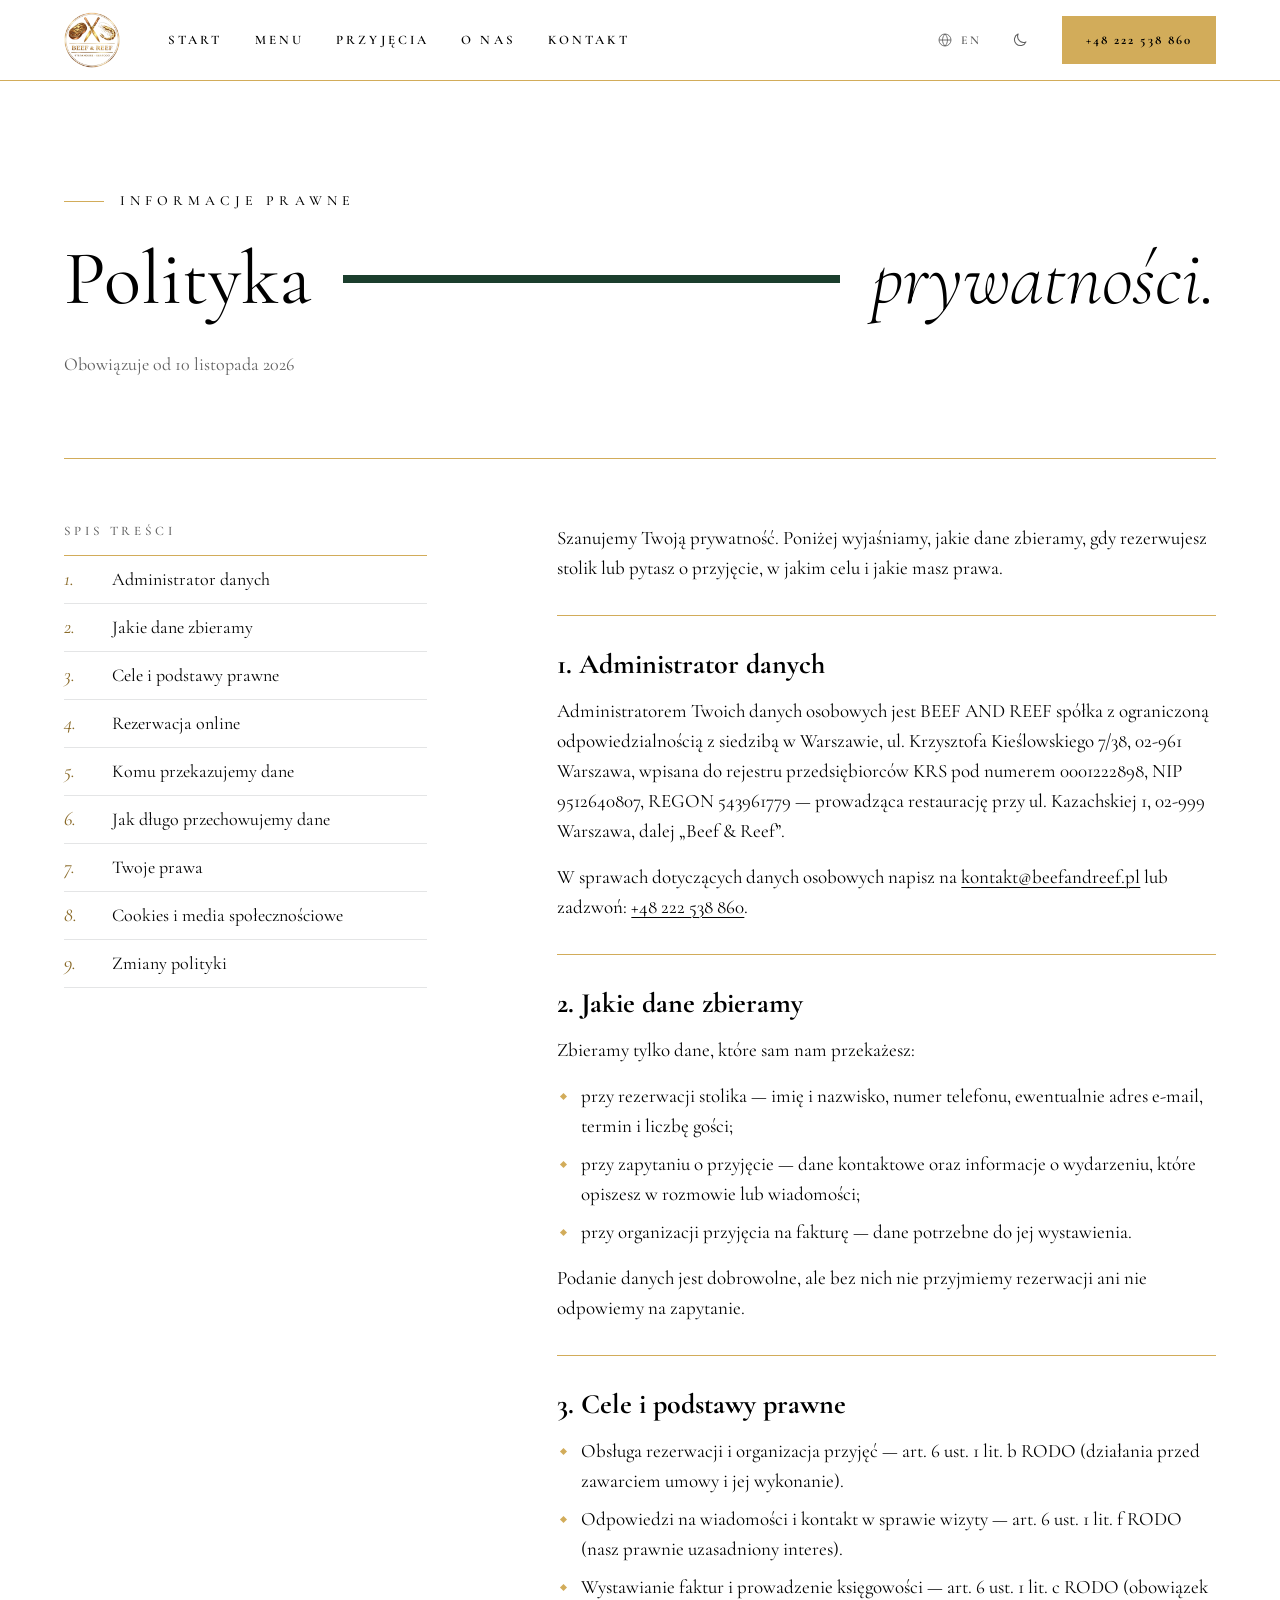
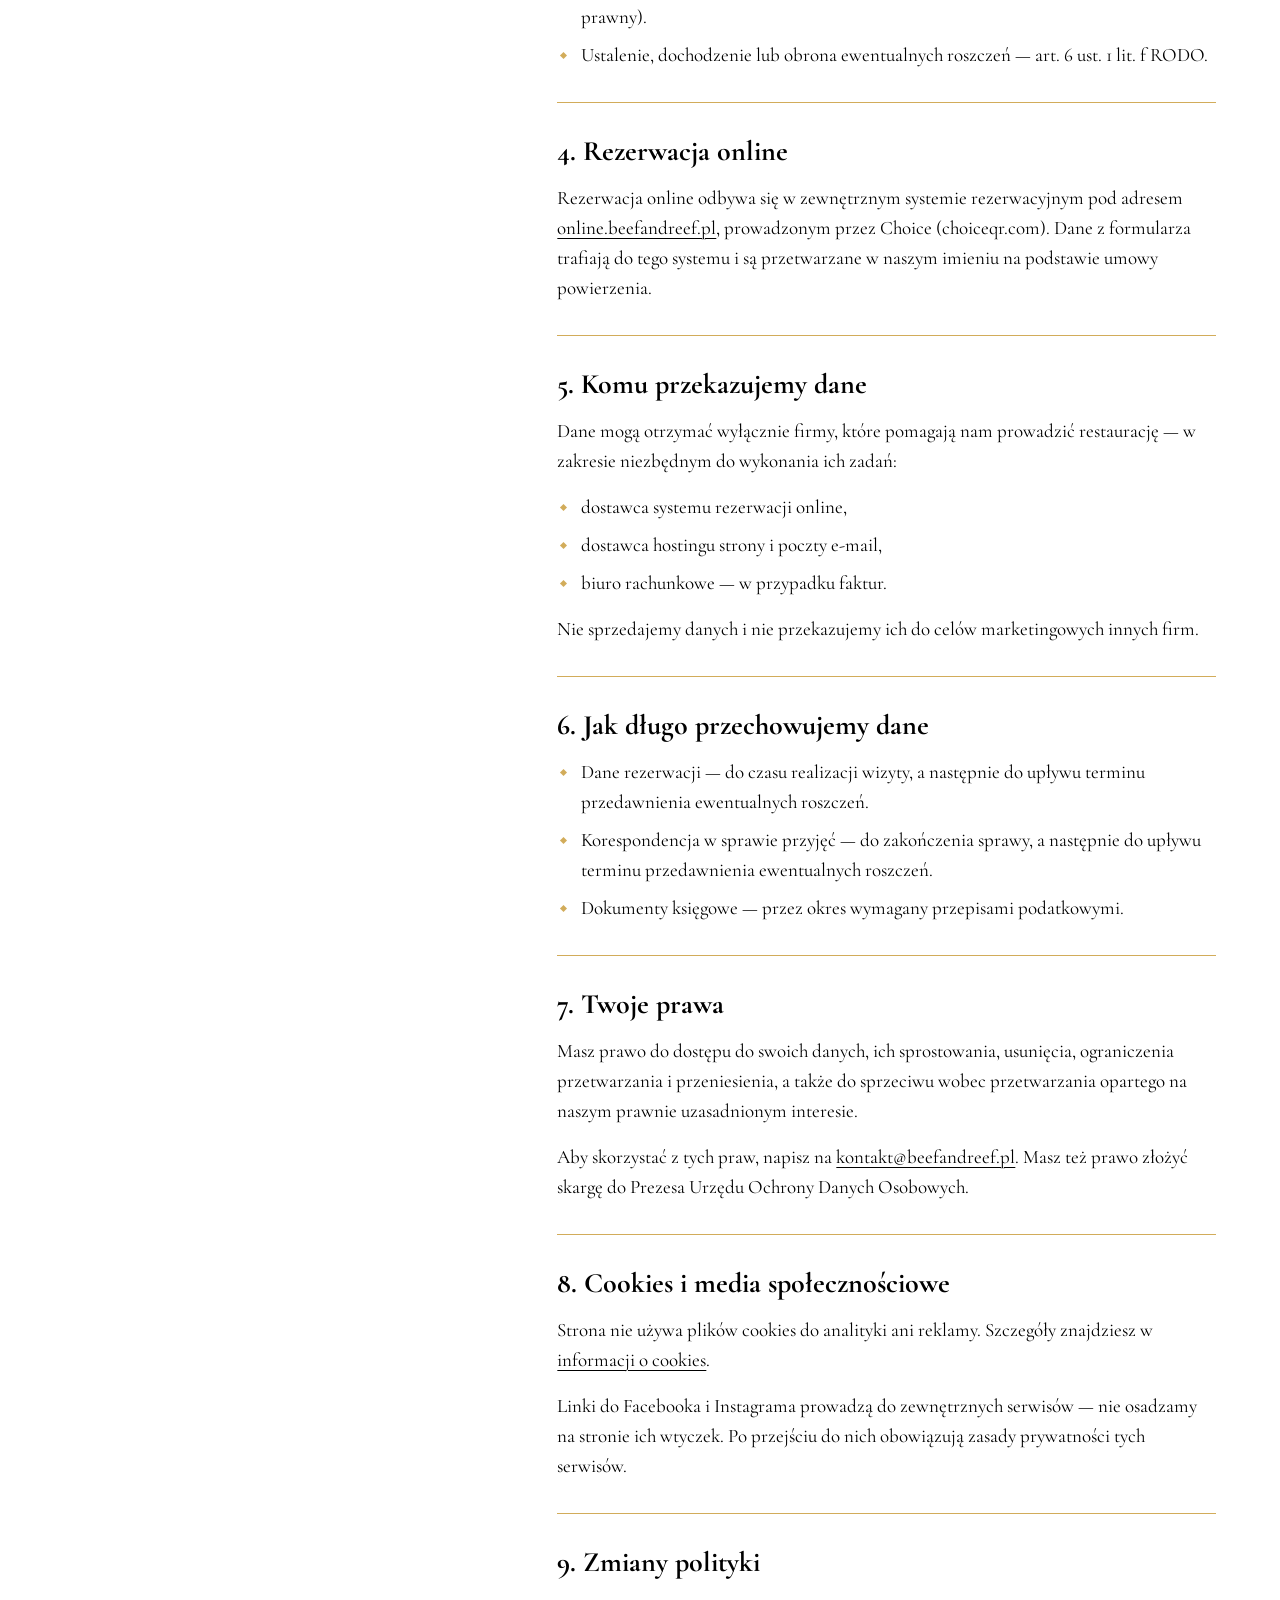
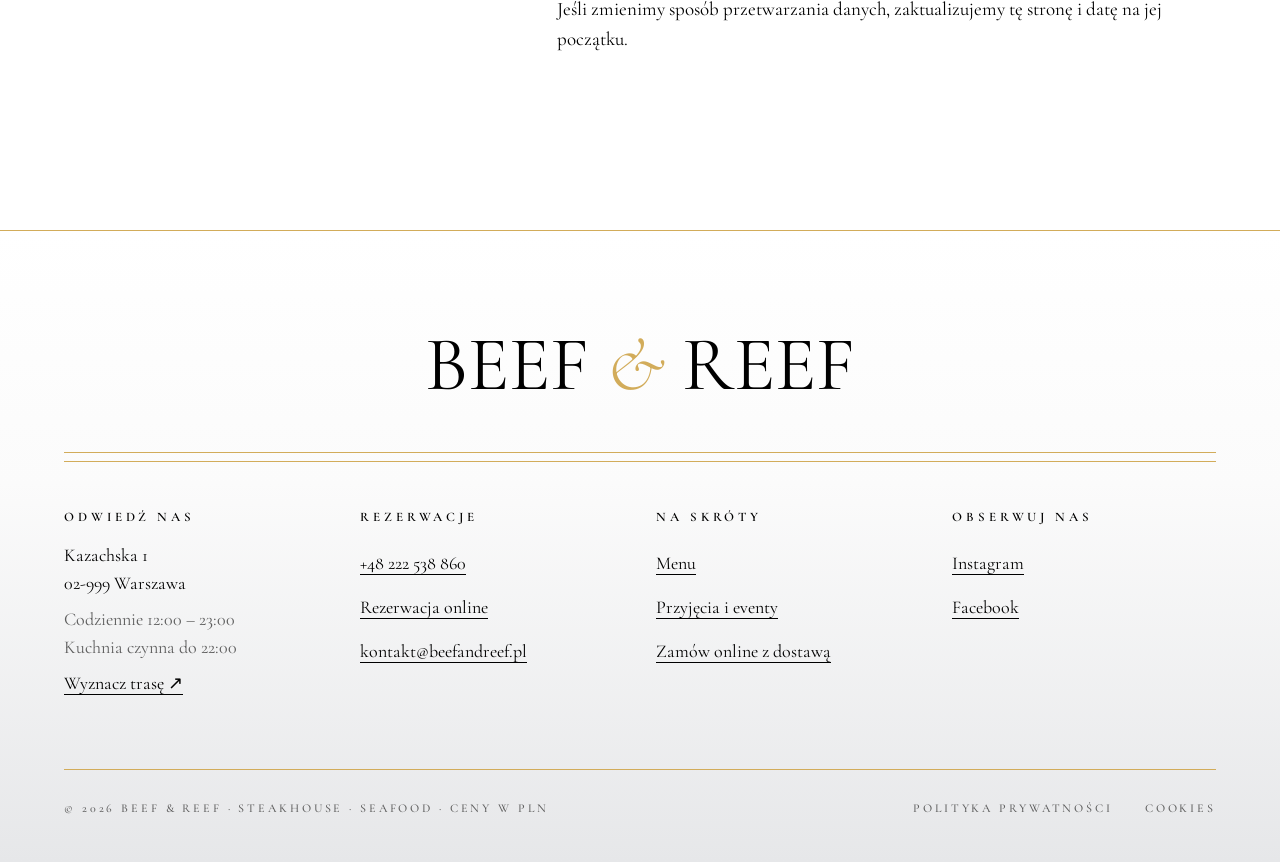
<file: docs/polityka-prywatnosci.html>
<!doctype html>
<html lang="pl">
<head>
<meta charset="utf-8">
<meta name="viewport" content="width=device-width, initial-scale=1">
<meta name="robots" content="noindex, nofollow">
<title>Polityka prywatności — Beef &amp; Reef</title>
<meta name="description" content="Jakie dane zbiera Beef &amp; Reef przy rezerwacji i zapytaniach o przyjęcia, w jakim celu i jakie masz prawa.">
<meta name="theme-color" content="#ffffff">
<meta name="color-scheme" content="light dark">
<meta property="og:title" content="Polityka prywatności — Beef &amp; Reef">
<meta property="og:description" content="Jakie dane zbiera Beef &amp; Reef przy rezerwacji i zapytaniach o przyjęcia, w jakim celu i jakie masz prawa.">
<meta property="og:type" content="website">
<meta property="og:locale" content="pl_PL">
<meta property="og:image" content="https://dacjandorniok.github.io/beef-and-reef-website/assets/img/og-image.jpg">
<meta property="og:url" content="https://dacjandorniok.github.io/beef-and-reef-website/polityka-prywatnosci.html">
<link rel="canonical" href="https://dacjandorniok.github.io/beef-and-reef-website/polityka-prywatnosci.html">
<link rel="alternate" hreflang="pl" href="https://dacjandorniok.github.io/beef-and-reef-website/polityka-prywatnosci.html">
<link rel="alternate" hreflang="en" href="https://dacjandorniok.github.io/beef-and-reef-website/en/privacy.html">
<link rel="alternate" hreflang="x-default" href="https://dacjandorniok.github.io/beef-and-reef-website/polityka-prywatnosci.html">
<link rel="icon" type="image/png" sizes="32x32" href="assets/img/favicon-32.png">
<link rel="apple-touch-icon" href="assets/img/apple-touch-icon.png">
<link rel="preload" href="assets/fonts/cormorant-garamond-latin-ext-400-normal.woff2" as="font" type="font/woff2" crossorigin>
<link rel="stylesheet" href="assets/css/style.css?v=94fc8ac0">
<script>(function(){try{if('scrollRestoration' in history)history.scrollRestoration='manual'}catch(e){}var d=document.documentElement,t=null;try{t=localStorage.getItem('br-theme')}catch(e){}if(t!=='light'&&t!=='dark')t=window.matchMedia&&matchMedia('(prefers-color-scheme: dark)').matches?'dark':'light';d.setAttribute('data-theme',t)})()</script>
<noscript><style>.rx .float,.rx .rise,.rx .bar{opacity:1!important;transform:none!important}.rx .wd{color:var(--ink)}.rx .call.off{opacity:1;visibility:visible;transform:none}.rx .pbar.off{transform:none;visibility:visible}</style></noscript>
<script type="application/ld+json">{"@context": "https://schema.org", "@type": "Restaurant", "name": "Beef & Reef", "servesCuisine": ["Steakhouse", "Seafood"], "telephone": "+48222538860", "email": "kontakt@beefandreef.pl", "priceRange": "$$$", "address": {"@type": "PostalAddress", "streetAddress": "Kazachska 1", "postalCode": "02-999", "addressLocality": "Warszawa", "addressCountry": "PL"}, "openingHoursSpecification": [{"@type": "OpeningHoursSpecification", "dayOfWeek": ["Monday", "Tuesday", "Wednesday", "Thursday", "Friday", "Saturday", "Sunday"], "opens": "12:00", "closes": "23:00"}], "sameAs": ["https://www.facebook.com/beef.and.reef.wilanow", "https://www.instagram.com/beef.and.reef_steak_seafood"], "acceptsReservations": true}</script>
</head>
<body>

<div class="rx" data-i18n="{&quot;dark&quot;: &quot;Włącz tryb ciemny&quot;, &quot;light&quot;: &quot;Włącz tryb jasny&quot;, &quot;play&quot;: &quot;Wznów pokaz slajdów&quot;, &quot;pause&quot;: &quot;Zatrzymaj pokaz slajdów&quot;, &quot;mapTitle&quot;: &quot;Mapa dojazdu do Beef &amp; Reef, Kazachska 1, Warszawa&quot;}" lang="pl">
  <a class="skip" href="#tresc">Przejdź do treści</a>
  <header class="hdr">
    <div class="wrap hdr-in">
      <div class="hdr-l">
        <a class="logo" href="index.html" aria-label="Beef &amp; Reef — strona główna"><img src="assets/img/logo-seal-192.png" alt=""></a>
        <nav class="nav" aria-label="Główna"><a href="index.html">START</a><a href="menu.html">MENU</a><a href="przyjecia.html">PRZYJĘCIA</a><a href="index.html#o-nas">O NAS</a><a href="index.html#kontakt">KONTAKT</a></nav>
      </div>
      <div class="hdr-r">
        <a class="lang" href="en/privacy.html" lang="en" aria-label="EN — English version"><svg aria-hidden="true" width="16" height="16" viewBox="0 0 24 24" fill="none" stroke="currentColor" stroke-width="1.3"><circle cx="12" cy="12" r="9"></circle><path d="M3 12h18M12 3c2.5 2.6 3.7 5.6 3.7 9s-1.2 6.4-3.7 9c-2.5-2.6-3.7-5.6-3.7-9s1.2-6.4 3.7-9z"></path></svg><span>EN</span></a>
        <button class="ghost" type="button" aria-pressed="false" aria-label="Włącz tryb ciemny" title="Włącz tryb ciemny" data-on-click="toggleTheme"><span class="ic-l"><svg aria-hidden="true" width="18" height="18" viewBox="0 0 24 24" fill="none" stroke="currentColor" stroke-width="1.4" stroke-linecap="round" stroke-linejoin="round"><path d="M20 14.5A8 8 0 0 1 9.5 4a8 8 0 1 0 10.5 10.5z"></path></svg></span><span class="ic-d"><svg aria-hidden="true" width="18" height="18" viewBox="0 0 24 24" fill="none" stroke="currentColor" stroke-width="1.4" stroke-linecap="round"><circle cx="12" cy="12" r="4.5"></circle><path d="M12 2v2.5M12 19.5V22M2 12h2.5M19.5 12H22M4.9 4.9l1.8 1.8M17.3 17.3l1.8 1.8M4.9 19.1l1.8-1.8M17.3 6.7l1.8-1.8"></path></svg></span></button>
        <div class="call" aria-hidden="false">
          <a class="btn btn-gold btn-m" href="tel:+48222538860" tabindex="0" aria-label="Zadzwoń i zarezerwuj: +48 222 538 860"><span class="long">+48 222 538 860</span><span class="short">ZADZWOŃ</span></a>
        </div>
        <button id="rx-burger" class="icon-btn burger" type="button" aria-label="Otwórz menu" aria-expanded="false" data-on-click="openDrawer"><span class="burger-i" aria-hidden="true"><span></span><span></span><span></span></span></button>
      </div>
    </div>
  </header>
  <div class="drawer-wrap" hidden>
    <div class="drawer" role="dialog" aria-modal="true" aria-label="Menu strony">
      <div class="wrap drawer-top">
        <a class="logo" href="index.html" aria-label="Beef &amp; Reef — strona główna"><img src="assets/img/logo-seal-192.png" alt=""></a>
        <button id="rx-close" class="icon-btn" type="button" aria-label="Zamknij menu" data-on-click="closeDrawer"><svg aria-hidden="true" width="18" height="18" viewBox="0 0 24 24" fill="none" stroke="currentColor" stroke-width="1.4" stroke-linecap="round"><path d="M5 5l14 14M19 5L5 19"></path></svg></button>
      </div>
      <nav class="wrap drawer-nav" aria-label="Główna"><a href="index.html" data-on-click="closeDrawer">Start</a><a href="menu.html" data-on-click="closeDrawer">Menu</a><a href="przyjecia.html" data-on-click="closeDrawer">Przyjęcia i eventy</a><a href="index.html#o-nas" data-on-click="closeDrawer">O nas</a><a href="index.html#kontakt" data-on-click="closeDrawer">Kontakt</a></nav>
      <div class="wrap drawer-foot">
        <a class="btn btn-gold" href="tel:+48222538860">Zadzwoń · +48 222 538 860</a>
        <a class="btn btn-line" href="https://online.beefandreef.pl/booking">Rezerwacja online</a>
        <div class="row">
          <a class="lang" href="en/privacy.html" lang="en" aria-label="EN — English version" style="padding-left: 0"><svg aria-hidden="true" width="16" height="16" viewBox="0 0 24 24" fill="none" stroke="currentColor" stroke-width="1.3"><circle cx="12" cy="12" r="9"></circle><path d="M3 12h18M12 3c2.5 2.6 3.7 5.6 3.7 9s-1.2 6.4-3.7 9c-2.5-2.6-3.7-5.6-3.7-9s1.2-6.4 3.7-9z"></path></svg><span>EN</span></a>
          <button class="ghost" type="button" aria-pressed="false" aria-label="Włącz tryb ciemny" data-on-click="toggleTheme"><span class="ic-l"><svg aria-hidden="true" width="18" height="18" viewBox="0 0 24 24" fill="none" stroke="currentColor" stroke-width="1.4" stroke-linecap="round" stroke-linejoin="round"><path d="M20 14.5A8 8 0 0 1 9.5 4a8 8 0 1 0 10.5 10.5z"></path></svg></span><span class="ic-d"><svg aria-hidden="true" width="18" height="18" viewBox="0 0 24 24" fill="none" stroke="currentColor" stroke-width="1.4" stroke-linecap="round"><circle cx="12" cy="12" r="4.5"></circle><path d="M12 2v2.5M12 19.5V22M2 12h2.5M19.5 12H22M4.9 4.9l1.8 1.8M17.3 17.3l1.8 1.8M4.9 19.1l1.8-1.8M17.3 6.7l1.8-1.8"></path></svg></span></button>
        </div>
        <p class="label">CODZIENNIE 12:00 – 23:00 · KUCHNIA DO 22:00</p>
        <p class="info">Kazachska 1, Warszawa</p>
      </div>
    </div>
  </div>
  <main id="tresc" tabindex="-1">
  <section class="js-hero lhead" aria-labelledby="legal-h1">
    <div class="wrap">
      <p class="float kicker">INFORMACJE PRAWNE</p>
      <h1 id="legal-h1" class="split"><span class="float">Polityka</span> <span class="bar" aria-hidden="true"></span> <span class="float d1 b">prywatności.</span></h1>
      <p class="float d2 since">Obowiązuje od 10 listopada 2026</p>
    </div>
  </section>
  <div class="wrap">
    <div class="lgrid ruled" style="padding-top: 64px">
      <aside class="laside"><div class="laside-in"><nav class="toc" aria-labelledby="toc-h"><h2 id="toc-h" class="label">SPIS TREŚCI</h2><ol><li><a href="#pp-1"><span class="n">1.</span><span>Administrator danych</span></a></li><li><a href="#pp-2"><span class="n">2.</span><span>Jakie dane zbieramy</span></a></li><li><a href="#pp-3"><span class="n">3.</span><span>Cele i podstawy prawne</span></a></li><li><a href="#pp-4"><span class="n">4.</span><span>Rezerwacja online</span></a></li><li><a href="#pp-5"><span class="n">5.</span><span>Komu przekazujemy dane</span></a></li><li><a href="#pp-6"><span class="n">6.</span><span>Jak długo przechowujemy dane</span></a></li><li><a href="#pp-7"><span class="n">7.</span><span>Twoje prawa</span></a></li><li><a href="#pp-8"><span class="n">8.</span><span>Cookies i media społecznościowe</span></a></li><li><a href="#pp-9"><span class="n">9.</span><span>Zmiany polityki</span></a></li></ol></nav></div></aside>
      <div class="lmain">
      <p class="llead">Szanujemy Twoją prywatność. Poniżej wyjaśniamy, jakie dane zbieramy, gdy rezerwujesz stolik lub pytasz o przyjęcie, w jakim celu i jakie masz prawa.</p>
    <section id="pp-1" aria-labelledby="pp-1-h">
      <h2 id="pp-1-h">1. Administrator danych</h2>
      <p>Administratorem Twoich danych osobowych jest BEEF AND REEF spółka z ograniczoną odpowiedzialnością z siedzibą w Warszawie, ul. Krzysztofa Kieślowskiego 7/38, 02-961 Warszawa, wpisana do rejestru przedsiębiorców KRS pod numerem 0001222898, NIP 9512640807, REGON 543961779 — prowadząca restaurację przy ul. Kazachskiej 1, 02-999 Warszawa, dalej „Beef &amp; Reef”.</p>
      <p>W sprawach dotyczących danych osobowych napisz na <a class="u" href="mailto:kontakt@beefandreef.pl">kontakt@beefandreef.pl</a> lub zadzwoń: <a class="u nowrap" href="tel:+48222538860">+48 222 538 860</a>.</p>
      </section>
      <section id="pp-2" aria-labelledby="pp-2-h">
      <h2 id="pp-2-h">2. Jakie dane zbieramy</h2>
      <p>Zbieramy tylko dane, które sam nam przekażesz:</p>
      <ul>
      <li>przy rezerwacji stolika — imię i nazwisko, numer telefonu, ewentualnie adres e-mail, termin i liczbę gości;</li>
      <li>przy zapytaniu o przyjęcie — dane kontaktowe oraz informacje o wydarzeniu, które opiszesz w rozmowie lub wiadomości;</li>
      <li>przy organizacji przyjęcia na fakturę — dane potrzebne do jej wystawienia.</li>
      </ul>
      <p>Podanie danych jest dobrowolne, ale bez nich nie przyjmiemy rezerwacji ani nie odpowiemy na zapytanie.</p>
      </section>
      <section id="pp-3" aria-labelledby="pp-3-h">
      <h2 id="pp-3-h">3. Cele i podstawy prawne</h2>
      <ul>
      <li>Obsługa rezerwacji i organizacja przyjęć — art. 6 ust. 1 lit. b RODO (działania przed zawarciem umowy i jej wykonanie).</li>
      <li>Odpowiedzi na wiadomości i kontakt w sprawie wizyty — art. 6 ust. 1 lit. f RODO (nasz prawnie uzasadniony interes).</li>
      <li>Wystawianie faktur i prowadzenie księgowości — art. 6 ust. 1 lit. c RODO (obowiązek prawny).</li>
      <li>Ustalenie, dochodzenie lub obrona ewentualnych roszczeń — art. 6 ust. 1 lit. f RODO.</li>
      </ul>
      </section>
      <section id="pp-4" aria-labelledby="pp-4-h">
      <h2 id="pp-4-h">4. Rezerwacja online</h2>
      <p>Rezerwacja online odbywa się w zewnętrznym systemie rezerwacyjnym pod adresem <a class="u" href="https://online.beefandreef.pl/booking">online.beefandreef.pl</a>, prowadzonym przez Choice (choiceqr.com). Dane z formularza trafiają do tego systemu i są przetwarzane w naszym imieniu na podstawie umowy powierzenia.</p>
      </section>
      <section id="pp-5" aria-labelledby="pp-5-h">
      <h2 id="pp-5-h">5. Komu przekazujemy dane</h2>
      <p>Dane mogą otrzymać wyłącznie firmy, które pomagają nam prowadzić restaurację — w zakresie niezbędnym do wykonania ich zadań:</p>
      <ul>
      <li>dostawca systemu rezerwacji online,</li>
      <li>dostawca hostingu strony i poczty e-mail,</li>
      <li>biuro rachunkowe — w przypadku faktur.</li>
      </ul>
      <p>Nie sprzedajemy danych i nie przekazujemy ich do celów marketingowych innych firm.</p>
      </section>
      <section id="pp-6" aria-labelledby="pp-6-h">
      <h2 id="pp-6-h">6. Jak długo przechowujemy dane</h2>
      <ul>
      <li>Dane rezerwacji — do czasu realizacji wizyty, a następnie do upływu terminu przedawnienia ewentualnych roszczeń.</li>
      <li>Korespondencja w sprawie przyjęć — do zakończenia sprawy, a następnie do upływu terminu przedawnienia ewentualnych roszczeń.</li>
      <li>Dokumenty księgowe — przez okres wymagany przepisami podatkowymi.</li>
      </ul>
      </section>
      <section id="pp-7" aria-labelledby="pp-7-h">
      <h2 id="pp-7-h">7. Twoje prawa</h2>
      <p>Masz prawo do dostępu do swoich danych, ich sprostowania, usunięcia, ograniczenia przetwarzania i przeniesienia, a także do sprzeciwu wobec przetwarzania opartego na naszym prawnie uzasadnionym interesie.</p>
      <p>Aby skorzystać z tych praw, napisz na <a class="u" href="mailto:kontakt@beefandreef.pl">kontakt@beefandreef.pl</a>. Masz też prawo złożyć skargę do Prezesa Urzędu Ochrony Danych Osobowych.</p>
      </section>
      <section id="pp-8" aria-labelledby="pp-8-h">
      <h2 id="pp-8-h">8. Cookies i media społecznościowe</h2>
      <p>Strona nie używa plików cookies do analityki ani reklamy. Szczegóły znajdziesz w <a class="u" href="cookies.html">informacji o cookies</a>.</p>
      <p>Linki do Facebooka i Instagrama prowadzą do zewnętrznych serwisów — nie osadzamy na stronie ich wtyczek. Po przejściu do nich obowiązują zasady prywatności tych serwisów.</p>
      </section>
      <section id="pp-9" aria-labelledby="pp-9-h">
      <h2 id="pp-9-h">9. Zmiany polityki</h2>
      <p>Jeśli zmienimy sposób przetwarzania danych, zaktualizujemy tę stronę i datę na jej początku.</p>
      </section>
      </div>
    </div>
  </div>
  </main>
  <footer class="foot" aria-label="Stopka">
    <div class="wrap">
      <p class="foot-word">BEEF <i class="amp">&amp;</i> REEF</p>
      <div class="dbl" aria-hidden="true"><span></span><span></span></div>
      <div class="foot-cols">
        <div><h2>Odwiedź nas</h2><p>Kazachska 1<br>02-999 Warszawa</p><p class="muted" style="margin-top: 8px">Codziennie 12:00 – 23:00<br>Kuchnia czynna do 22:00</p><ul><li><a class="u" href="https://www.google.com/maps/dir/?api=1&amp;destination=Beef%20%26%20Reef%2C%20Kazachska%201%2C%2002-999%20Warszawa" target="_blank" rel="noopener">Wyznacz trasę ↗</a></li></ul></div>
        <div><h2>Rezerwacje</h2><ul><li><a class="u nw" href="tel:+48222538860">+48 222 538 860</a></li><li><a class="u" href="https://online.beefandreef.pl/booking">Rezerwacja online</a></li><li><a class="u" href="mailto:kontakt@beefandreef.pl">kontakt@beefandreef.pl</a></li></ul></div>
        <div><h2>Na skróty</h2><ul><li><a class="u" href="menu.html">Menu</a></li><li><a class="u" href="przyjecia.html">Przyjęcia i eventy</a></li><li><a class="u" href="https://online.beefandreef.pl/delivery">Zamów online z dostawą</a></li></ul></div>
        <div><h2>Obserwuj nas</h2><ul><li><a class="u" href="https://www.instagram.com/beef.and.reef_steak_seafood">Instagram</a></li><li><a class="u" href="https://www.facebook.com/beef.and.reef.wilanow">Facebook</a></li></ul></div>
      </div>
      <div class="foot-bot">
        <span>© 2026 BEEF &amp; REEF · STEAKHOUSE · SEAFOOD · CENY W PLN</span>
        <nav class="links" aria-label="Informacje prawne"><a href="polityka-prywatnosci.html">POLITYKA PRYWATNOŚCI</a><a href="cookies.html">COOKIES</a></nav>
      </div>
    </div>
  </footer>
  <div class="pbar">
    <a class="btn btn-gold" href="tel:+48222538860">ZADZWOŃ</a>
    <a class="btn btn-line" href="https://online.beefandreef.pl/booking">ONLINE</a>
  </div>
</div>
<script src="assets/js/main.js?v=befb1270" defer></script>
</body>
</html>
</file>
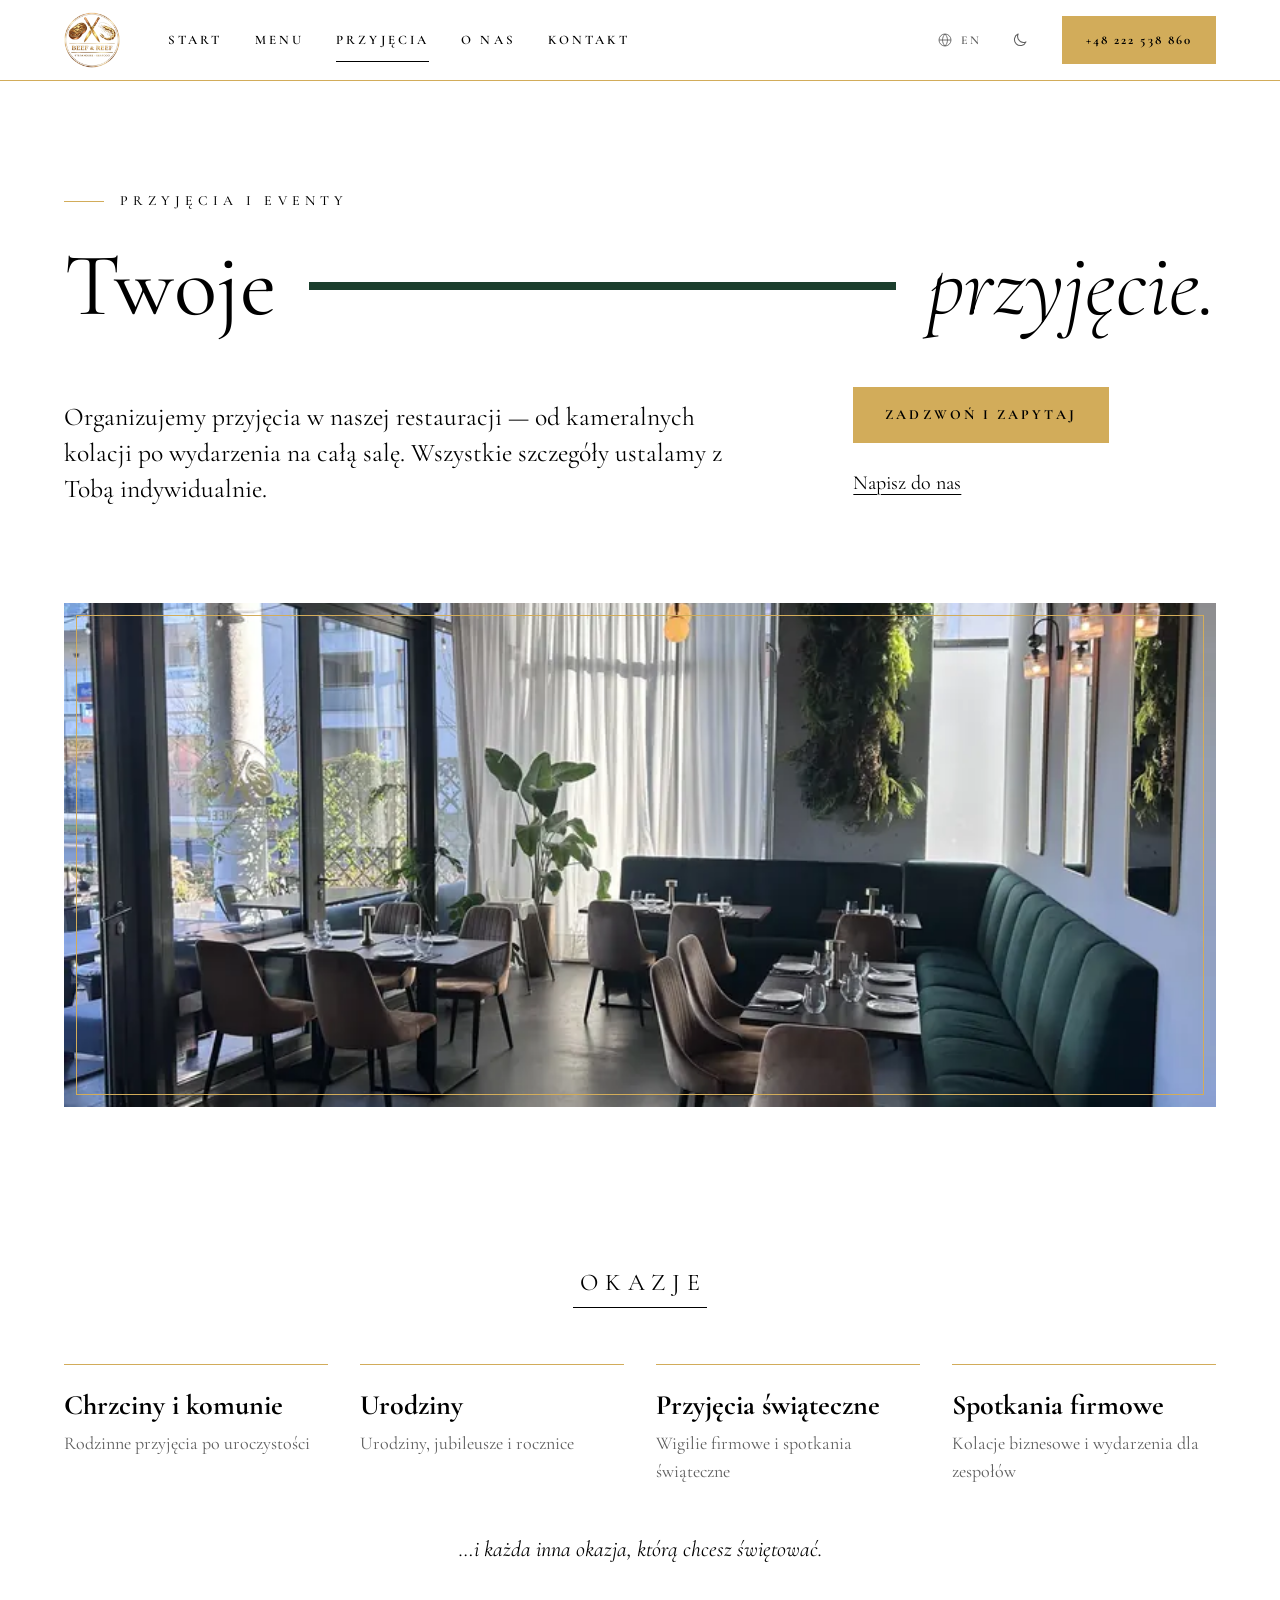
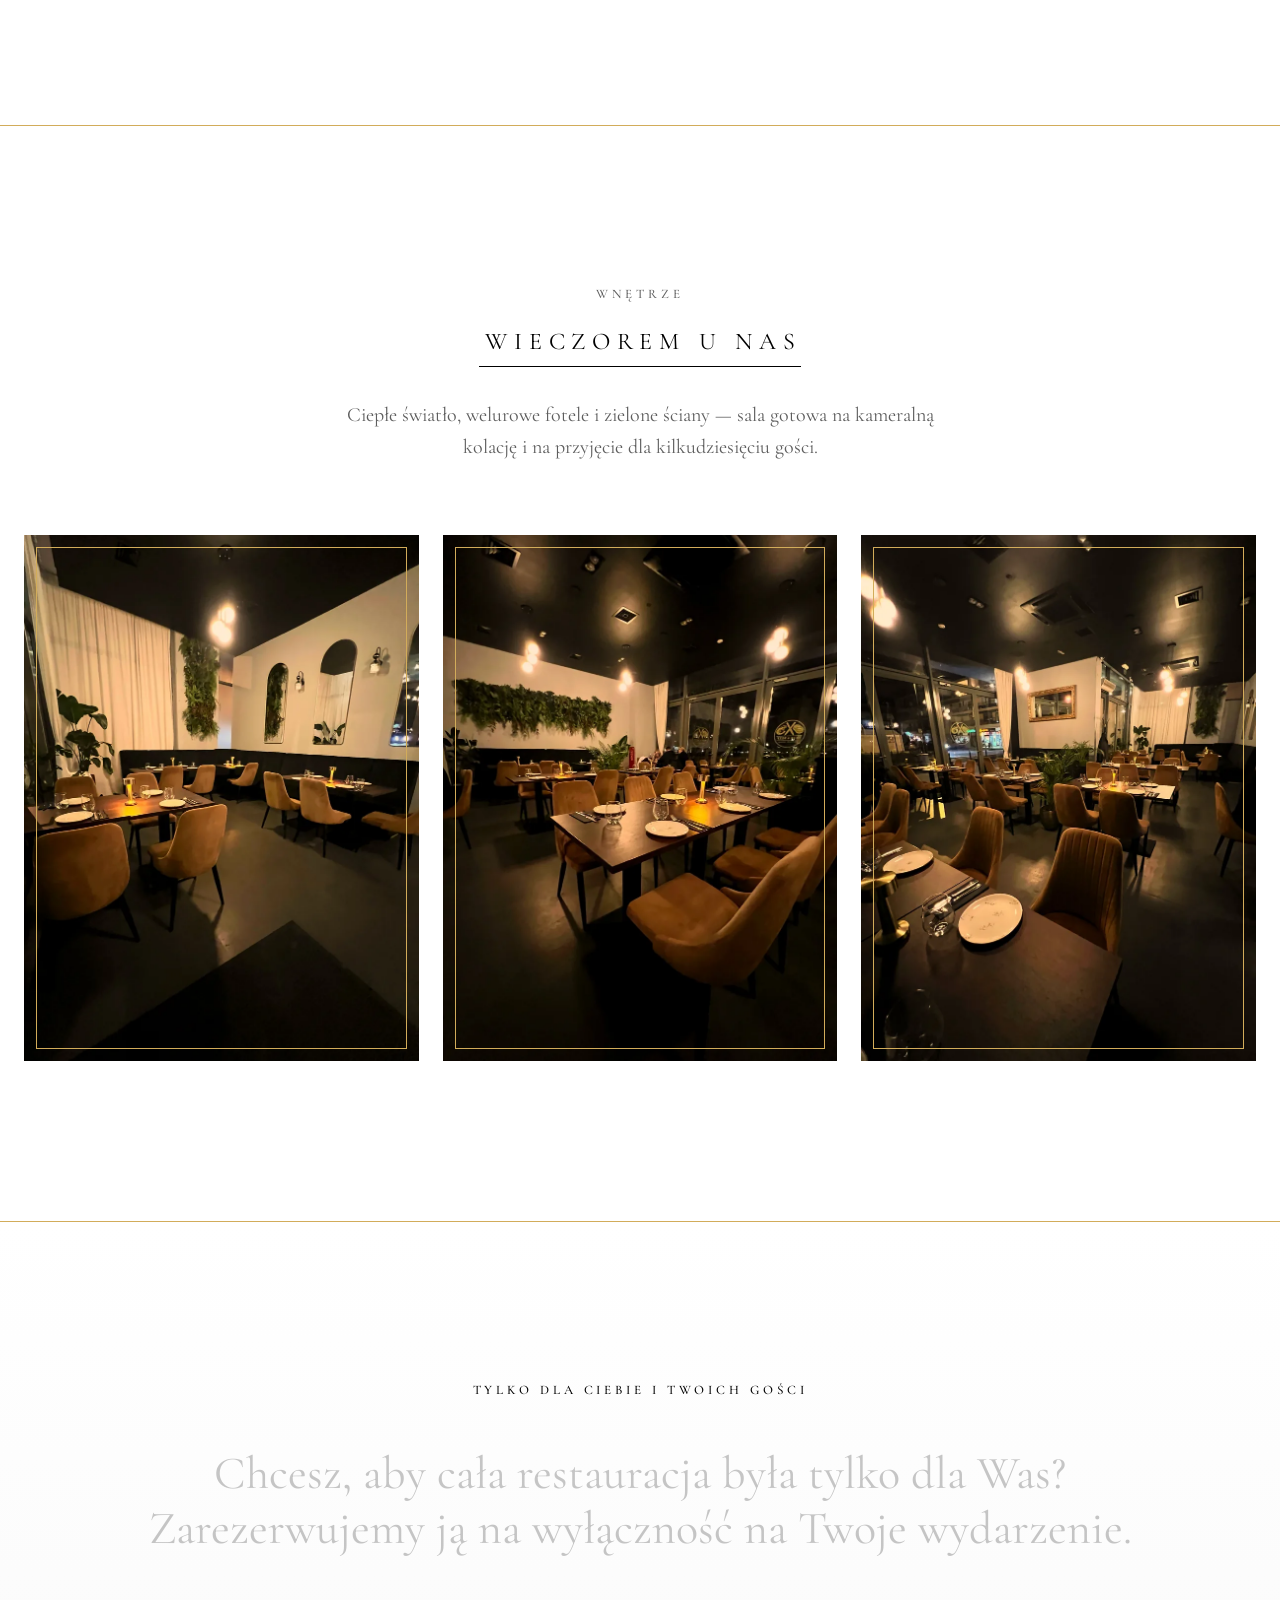
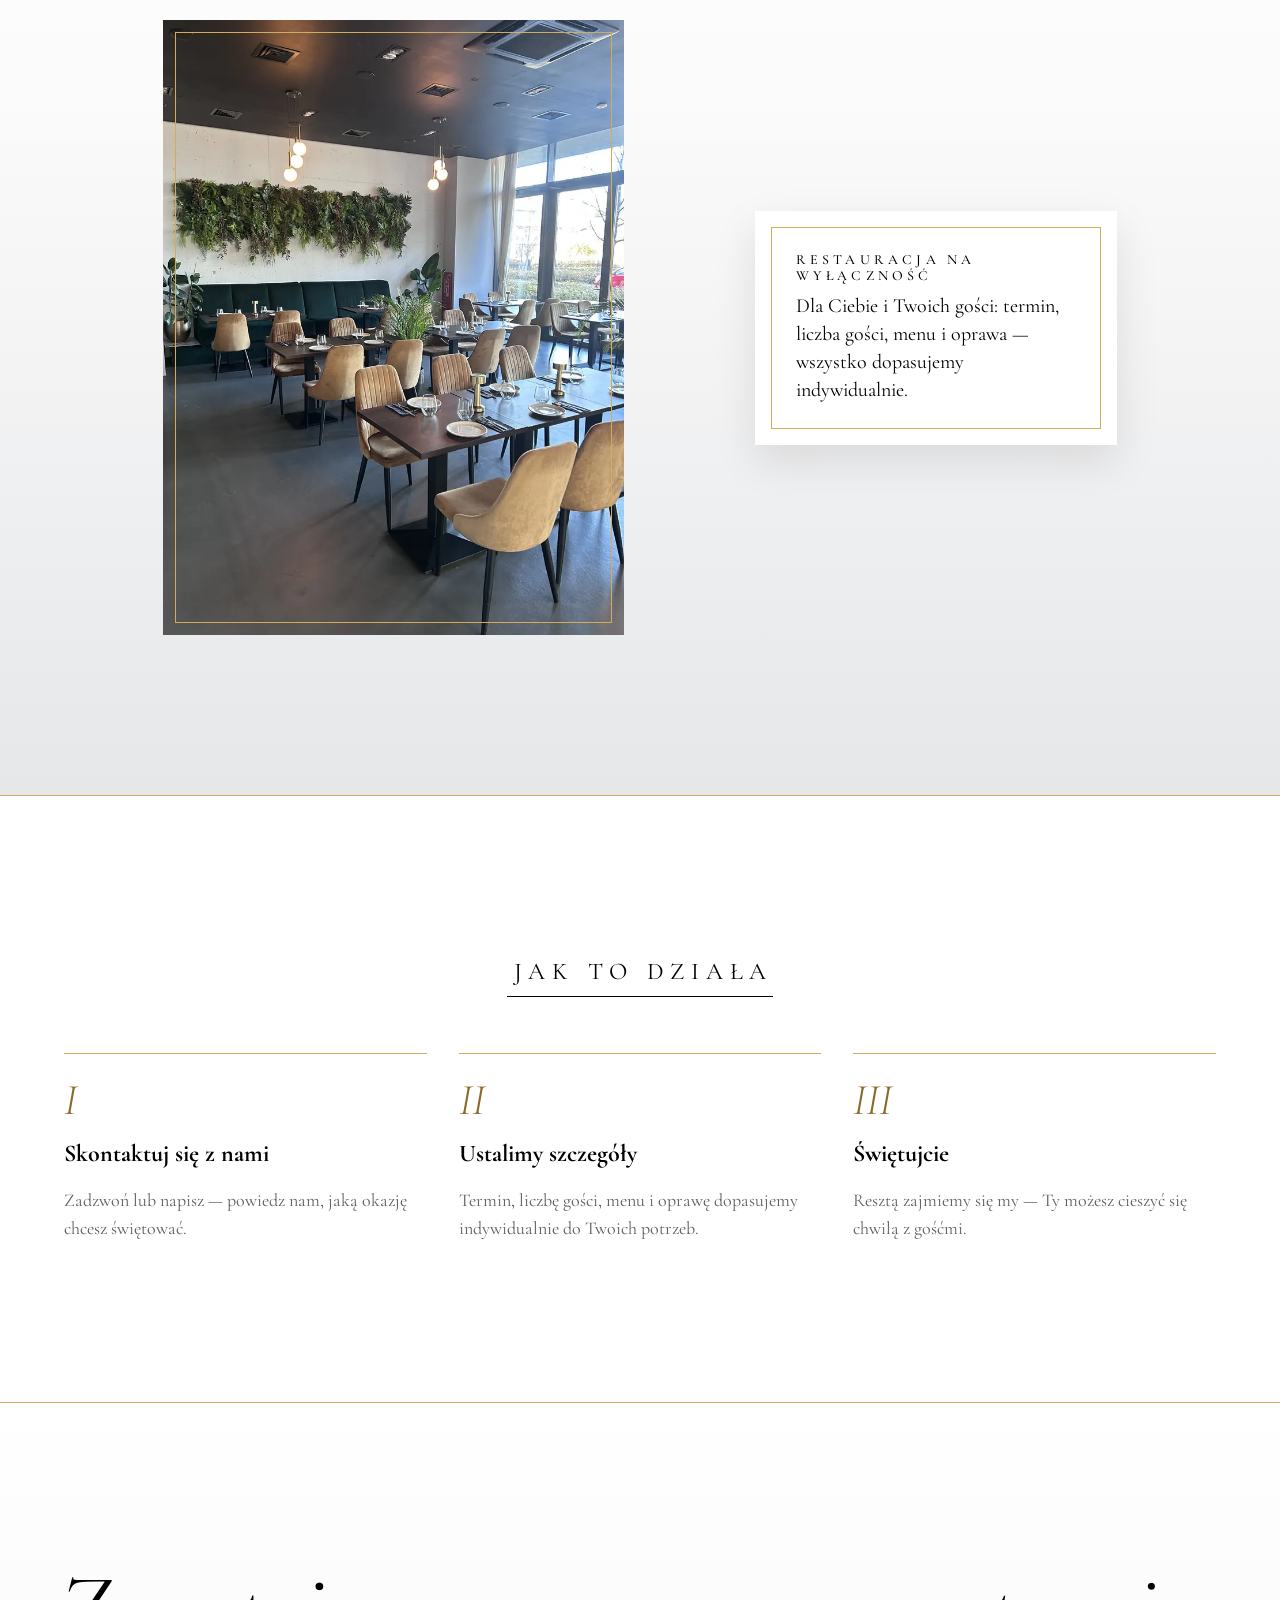
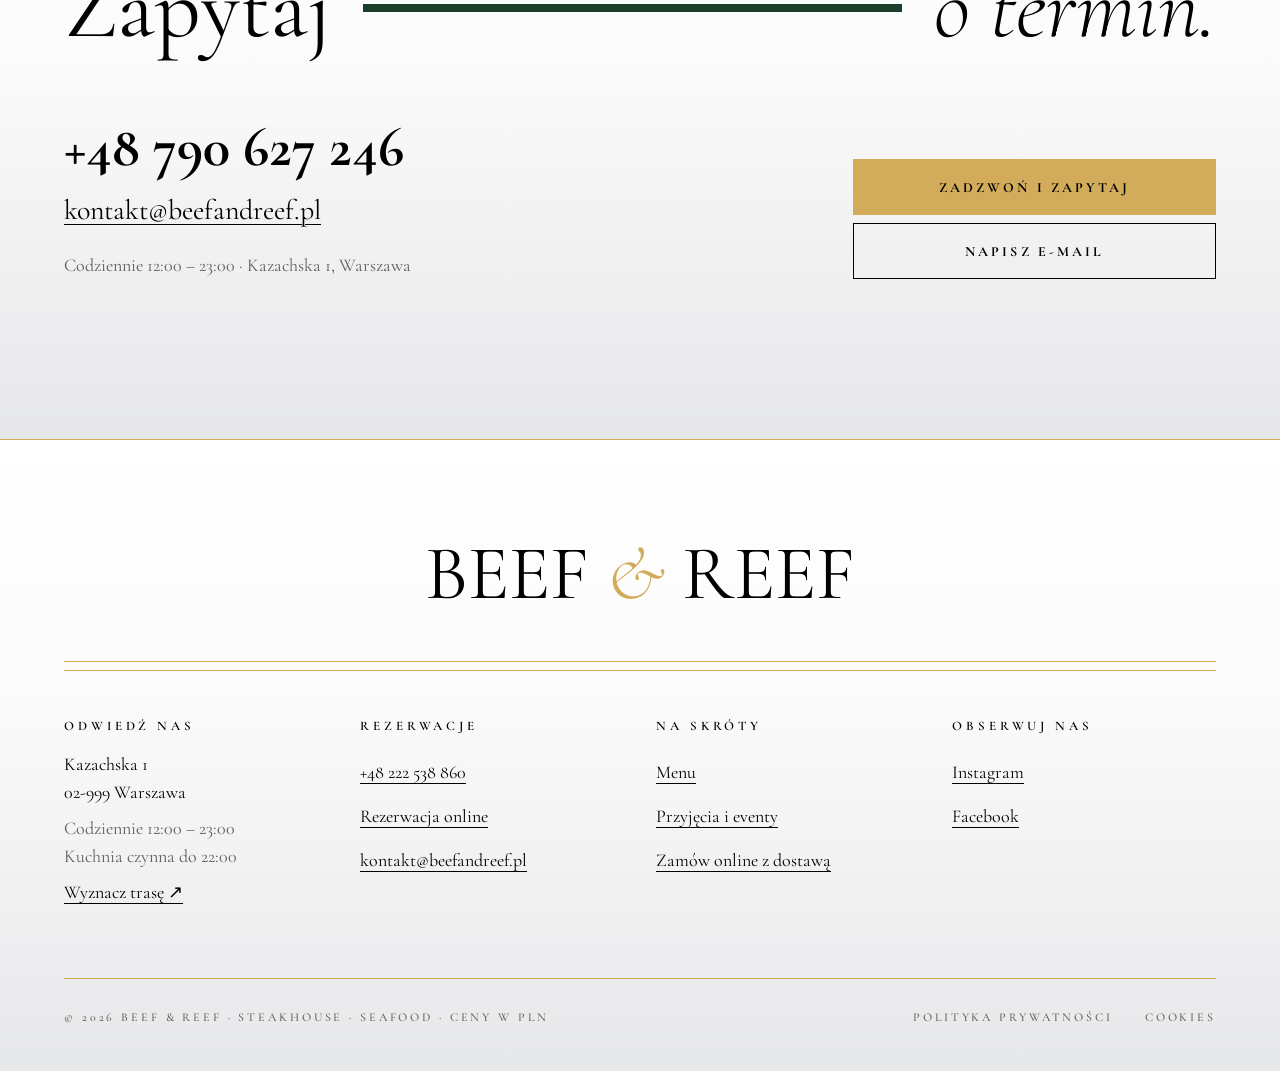
<file: docs/przyjecia.html>
<!doctype html>
<html lang="pl">
<head>
<meta charset="utf-8">
<meta name="viewport" content="width=device-width, initial-scale=1">
<meta name="robots" content="noindex, nofollow">
<title>Przyjęcia i eventy — Beef &amp; Reef</title>
<meta name="description" content="Przyjęcia w Beef &amp; Reef w Wilanowie: chrzciny i komunie, urodziny, przyjęcia świąteczne, spotkania firmowe. Restauracja na wyłączność. Zadzwoń: +48 790 627 246.">
<meta name="theme-color" content="#ffffff">
<meta name="color-scheme" content="light dark">
<meta property="og:title" content="Przyjęcia i eventy — Beef &amp; Reef">
<meta property="og:description" content="Przyjęcia w Beef &amp; Reef w Wilanowie: chrzciny i komunie, urodziny, przyjęcia świąteczne, spotkania firmowe. Restauracja na wyłączność. Zadzwoń: +48 790 627 246.">
<meta property="og:type" content="website">
<meta property="og:locale" content="pl_PL">
<meta property="og:image" content="https://dacjandorniok.github.io/beef-and-reef-website/assets/img/og-image.jpg">
<meta property="og:url" content="https://dacjandorniok.github.io/beef-and-reef-website/przyjecia.html">
<link rel="canonical" href="https://dacjandorniok.github.io/beef-and-reef-website/przyjecia.html">
<link rel="alternate" hreflang="pl" href="https://dacjandorniok.github.io/beef-and-reef-website/przyjecia.html">
<link rel="alternate" hreflang="en" href="https://dacjandorniok.github.io/beef-and-reef-website/en/parties.html">
<link rel="alternate" hreflang="x-default" href="https://dacjandorniok.github.io/beef-and-reef-website/przyjecia.html">
<link rel="icon" type="image/png" sizes="32x32" href="assets/img/favicon-32.png">
<link rel="apple-touch-icon" href="assets/img/apple-touch-icon.png">
<link rel="preload" href="assets/fonts/cormorant-garamond-latin-ext-400-normal.woff2" as="font" type="font/woff2" crossorigin>
<link rel="stylesheet" href="assets/css/style.css?v=94fc8ac0">
<script>(function(){try{if('scrollRestoration' in history)history.scrollRestoration='manual'}catch(e){}var d=document.documentElement,t=null;try{t=localStorage.getItem('br-theme')}catch(e){}if(t!=='light'&&t!=='dark')t=window.matchMedia&&matchMedia('(prefers-color-scheme: dark)').matches?'dark':'light';d.setAttribute('data-theme',t)})()</script>
<noscript><style>.rx .float,.rx .rise,.rx .bar{opacity:1!important;transform:none!important}.rx .wd{color:var(--ink)}.rx .call.off{opacity:1;visibility:visible;transform:none}.rx .pbar.off{transform:none;visibility:visible}</style></noscript>
<script type="application/ld+json">{"@context": "https://schema.org", "@type": "Restaurant", "name": "Beef & Reef", "servesCuisine": ["Steakhouse", "Seafood"], "telephone": "+48222538860", "email": "kontakt@beefandreef.pl", "priceRange": "$$$", "address": {"@type": "PostalAddress", "streetAddress": "Kazachska 1", "postalCode": "02-999", "addressLocality": "Warszawa", "addressCountry": "PL"}, "openingHoursSpecification": [{"@type": "OpeningHoursSpecification", "dayOfWeek": ["Monday", "Tuesday", "Wednesday", "Thursday", "Friday", "Saturday", "Sunday"], "opens": "12:00", "closes": "23:00"}], "sameAs": ["https://www.facebook.com/beef.and.reef.wilanow", "https://www.instagram.com/beef.and.reef_steak_seafood"], "acceptsReservations": true}</script>
</head>
<body>

<div class="rx" data-i18n="{&quot;dark&quot;: &quot;Włącz tryb ciemny&quot;, &quot;light&quot;: &quot;Włącz tryb jasny&quot;, &quot;play&quot;: &quot;Wznów pokaz slajdów&quot;, &quot;pause&quot;: &quot;Zatrzymaj pokaz slajdów&quot;, &quot;mapTitle&quot;: &quot;Mapa dojazdu do Beef &amp; Reef, Kazachska 1, Warszawa&quot;}" lang="pl">
  <a class="skip" href="#tresc">Przejdź do treści</a>
  <header class="hdr">
    <div class="wrap hdr-in">
      <div class="hdr-l">
        <a class="logo" href="index.html" aria-label="Beef &amp; Reef — strona główna"><img src="assets/img/logo-seal-192.png" alt=""></a>
        <nav class="nav" aria-label="Główna"><a href="index.html">START</a><a href="menu.html">MENU</a><a href="przyjecia.html" aria-current="page">PRZYJĘCIA</a><a href="index.html#o-nas">O NAS</a><a href="index.html#kontakt">KONTAKT</a></nav>
      </div>
      <div class="hdr-r">
        <a class="lang" href="en/parties.html" lang="en" aria-label="EN — English version"><svg aria-hidden="true" width="16" height="16" viewBox="0 0 24 24" fill="none" stroke="currentColor" stroke-width="1.3"><circle cx="12" cy="12" r="9"></circle><path d="M3 12h18M12 3c2.5 2.6 3.7 5.6 3.7 9s-1.2 6.4-3.7 9c-2.5-2.6-3.7-5.6-3.7-9s1.2-6.4 3.7-9z"></path></svg><span>EN</span></a>
        <button class="ghost" type="button" aria-pressed="false" aria-label="Włącz tryb ciemny" title="Włącz tryb ciemny" data-on-click="toggleTheme"><span class="ic-l"><svg aria-hidden="true" width="18" height="18" viewBox="0 0 24 24" fill="none" stroke="currentColor" stroke-width="1.4" stroke-linecap="round" stroke-linejoin="round"><path d="M20 14.5A8 8 0 0 1 9.5 4a8 8 0 1 0 10.5 10.5z"></path></svg></span><span class="ic-d"><svg aria-hidden="true" width="18" height="18" viewBox="0 0 24 24" fill="none" stroke="currentColor" stroke-width="1.4" stroke-linecap="round"><circle cx="12" cy="12" r="4.5"></circle><path d="M12 2v2.5M12 19.5V22M2 12h2.5M19.5 12H22M4.9 4.9l1.8 1.8M17.3 17.3l1.8 1.8M4.9 19.1l1.8-1.8M17.3 6.7l1.8-1.8"></path></svg></span></button>
        <div class="call" aria-hidden="false">
          <a class="btn btn-gold btn-m" href="tel:+48222538860" tabindex="0" aria-label="Zadzwoń i zarezerwuj: +48 222 538 860"><span class="long">+48 222 538 860</span><span class="short">ZADZWOŃ</span></a>
        </div>
        <button id="rx-burger" class="icon-btn burger" type="button" aria-label="Otwórz menu" aria-expanded="false" data-on-click="openDrawer"><span class="burger-i" aria-hidden="true"><span></span><span></span><span></span></span></button>
      </div>
    </div>
  </header>
  <div class="drawer-wrap" hidden>
    <div class="drawer" role="dialog" aria-modal="true" aria-label="Menu strony">
      <div class="wrap drawer-top">
        <a class="logo" href="index.html" aria-label="Beef &amp; Reef — strona główna"><img src="assets/img/logo-seal-192.png" alt=""></a>
        <button id="rx-close" class="icon-btn" type="button" aria-label="Zamknij menu" data-on-click="closeDrawer"><svg aria-hidden="true" width="18" height="18" viewBox="0 0 24 24" fill="none" stroke="currentColor" stroke-width="1.4" stroke-linecap="round"><path d="M5 5l14 14M19 5L5 19"></path></svg></button>
      </div>
      <nav class="wrap drawer-nav" aria-label="Główna"><a href="index.html" data-on-click="closeDrawer">Start</a><a href="menu.html" data-on-click="closeDrawer">Menu</a><a href="przyjecia.html" aria-current="page" data-on-click="closeDrawer">Przyjęcia i eventy</a><a href="index.html#o-nas" data-on-click="closeDrawer">O nas</a><a href="index.html#kontakt" data-on-click="closeDrawer">Kontakt</a></nav>
      <div class="wrap drawer-foot">
        <a class="btn btn-gold" href="tel:+48222538860">Zadzwoń · +48 222 538 860</a>
        <a class="btn btn-line" href="https://online.beefandreef.pl/booking">Rezerwacja online</a>
        <div class="row">
          <a class="lang" href="en/parties.html" lang="en" aria-label="EN — English version" style="padding-left: 0"><svg aria-hidden="true" width="16" height="16" viewBox="0 0 24 24" fill="none" stroke="currentColor" stroke-width="1.3"><circle cx="12" cy="12" r="9"></circle><path d="M3 12h18M12 3c2.5 2.6 3.7 5.6 3.7 9s-1.2 6.4-3.7 9c-2.5-2.6-3.7-5.6-3.7-9s1.2-6.4 3.7-9z"></path></svg><span>EN</span></a>
          <button class="ghost" type="button" aria-pressed="false" aria-label="Włącz tryb ciemny" data-on-click="toggleTheme"><span class="ic-l"><svg aria-hidden="true" width="18" height="18" viewBox="0 0 24 24" fill="none" stroke="currentColor" stroke-width="1.4" stroke-linecap="round" stroke-linejoin="round"><path d="M20 14.5A8 8 0 0 1 9.5 4a8 8 0 1 0 10.5 10.5z"></path></svg></span><span class="ic-d"><svg aria-hidden="true" width="18" height="18" viewBox="0 0 24 24" fill="none" stroke="currentColor" stroke-width="1.4" stroke-linecap="round"><circle cx="12" cy="12" r="4.5"></circle><path d="M12 2v2.5M12 19.5V22M2 12h2.5M19.5 12H22M4.9 4.9l1.8 1.8M17.3 17.3l1.8 1.8M4.9 19.1l1.8-1.8M17.3 6.7l1.8-1.8"></path></svg></span></button>
        </div>
        <p class="label">CODZIENNIE 12:00 – 23:00 · KUCHNIA DO 22:00</p>
        <p class="info">Kazachska 1, Warszawa</p>
      </div>
    </div>
  </div>
  <main id="tresc" tabindex="-1">
  <section class="js-hero phead" aria-labelledby="party-h1">
    <div class="wrap">
      <p class="float kicker">PRZYJĘCIA I EVENTY</p>
      <h1 id="party-h1" class="split"><span class="float">Twoje</span> <span class="bar" aria-hidden="true"></span> <span class="float d1 b">przyjęcie.</span></h1>
      <div class="phead-row">
        <p class="float d2 lead">Organizujemy przyjęcia w naszej restauracji — od kameralnych kolacji po wydarzenia na całą salę. Wszystkie szczegóły ustalamy z Tobą indywidualnie.</p>
        <div class="float d3 side">
          <a class="btn btn-gold" href="tel:+48790627246">Zadzwoń i zapytaj</a>
          <a class="u tlink" href="mailto:kontakt@beefandreef.pl?subject=Zapytanie%20o%20przyj%C4%99cie">Napisz do nas</a>
        </div>
      </div>
    </div>
  </section>
  <div data-rv="photo" class=" wrap">
    <figure class="rise pic wide-ph"><img src="assets/img/sala.webp" srcset="assets/img/sala-800.webp 800w, assets/img/sala.webp 1600w" sizes="(max-width: 899px) 100vw, 60vw" alt="Sala Beef & Reef w słońcu: stoły nakryte do kolacji, zielone welurowe loże, przeszklona ściana" loading="lazy"><span class="frame" aria-hidden="true"></span></figure>
  </div>

  <section data-rv="occ" class=" sec" aria-labelledby="okazje-title">
    <div class="wrap">
      <div class="center"><h2 id="okazje-title" class="rise stitle">Okazje</h2></div>
      <ul class="occ"><li class="rise d1"><h3>Chrzciny i komunie</h3><p>Rodzinne przyjęcia po uroczystości</p></li><li class="rise d2"><h3>Urodziny</h3><p>Urodziny, jubileusze i rocznice</p></li><li class="rise d3"><h3>Przyjęcia świąteczne</h3><p>Wigilie firmowe i spotkania świąteczne</p></li><li class="rise d4"><h3>Spotkania firmowe</h3><p>Kolacje biznesowe i wydarzenia dla zespołów</p></li></ul>
      <p class="rise occ-more">…i każda inna okazja, którą chcesz świętować.</p>
    </div>
  </section>

  <section data-rv="gal" class="sec ruled gal-sec" aria-labelledby="gal-title">
    <div class="wrap">
      <div class="center"><p class="rise label gal-k">WNĘTRZE</p><h2 id="gal-title" class="rise stitle">Wieczorem u nas</h2><p class="rise gal-lead">Ciepłe światło, welurowe fotele i zielone ściany — sala gotowa na kameralną kolację i na przyjęcie dla kilkudziesięciu gości.</p></div>
      <ul class="gal" role="list" tabindex="0" aria-label="Wieczorem u nas">
        <li class="rise d1"><figure class="pic"><img src="assets/img/sala-wieczor-loze.webp" srcset="assets/img/sala-wieczor-loze-800.webp 800w, assets/img/sala-wieczor-loze.webp 1200w" sizes="(max-width: 899px) 100vw, 60vw" alt="Stoliki przy lożach w ciepłym świetle lampek, lustra w łukowych ramach i zielone rośliny" loading="lazy"><span class="frame" aria-hidden="true"></span></figure></li>
        <li class="rise d2"><figure class="pic"><img src="assets/img/sala-wieczor-stol.webp" srcset="assets/img/sala-wieczor-stol-800.webp 800w, assets/img/sala-wieczor-stol.webp 1200w" sizes="(max-width: 899px) 100vw, 60vw" alt="Długi stół nakryty na przyjęcie, welurowe fotele i ściana z zielonych roślin" loading="lazy"><span class="frame" aria-hidden="true"></span></figure></li>
        <li class="rise d3"><figure class="pic"><img src="assets/img/sala-wieczor-okna.webp" srcset="assets/img/sala-wieczor-okna-800.webp 800w, assets/img/sala-wieczor-okna.webp 1200w" sizes="(max-width: 899px) 100vw, 60vw" alt="Sala wieczorem: stoły ze złotymi lampkami, przeszklona ściana z widokiem na ulicę" loading="lazy"><span class="frame" aria-hidden="true"></span></figure></li>
      </ul>
    </div>
  </section>

  <section data-rv="excl" class=" sec on-ground ruled excl center" aria-labelledby="wylacznosc-title">
    <div class="wrap">
      <h2 id="wylacznosc-title" class="rise label" style="margin-bottom: 48px; color: var(--ink)">TYLKO DLA CIEBIE I TWOICH GOŚCI</h2>
      <p id="stmt3" class="stmt"><span class="wd">Chcesz, </span><span class="wd">aby </span><span class="wd k">cała </span><span class="wd k">restauracja </span><span class="wd">była </span><span class="wd k">tylko </span><span class="wd k">dla </span><span class="wd k">Was? </span><span class="wd">Zarezerwujemy </span><span class="wd">ją </span><span class="wd k">na </span><span class="wd k">wyłączność </span><span class="wd">na </span><span class="wd">Twoje </span><span class="wd">wydarzenie. </span></p>
      <div class="excl-grid">
        <figure class="rise d1 pic"><img src="assets/img/sala-pion.webp" srcset="assets/img/sala-pion-800.webp 800w, assets/img/sala-pion.webp 1200w" sizes="(max-width: 899px) 100vw, 60vw" alt="Sala Beef & Reef: stoły nakryte do kolacji, ściana z zielonych roślin i pergolowe lampy" loading="lazy"><span class="frame" aria-hidden="true"></span></figure>
        <div class="rise d2 callout"><div class="callout-in"><p class="h">Restauracja na wyłączność</p><p class="v">Dla Ciebie i Twoich gości: termin, liczba gości, menu i oprawa — wszystko dopasujemy indywidualnie.</p></div></div>
      </div>
    </div>
  </section>

  <section data-rv="how" class=" sec ruled" aria-labelledby="jak-title">
    <div class="wrap">
      <div class="center"><h2 id="jak-title" class="rise stitle">Jak to działa</h2></div>
      <ol class="steps"><li class="rise d1"><span class="num" aria-hidden="true">I</span><p class="li-h">Skontaktuj się z nami</p><p class="li-p" style="margin-top: 0">Zadzwoń lub napisz — powiedz nam, jaką okazję chcesz świętować.</p></li><li class="rise d2"><span class="num" aria-hidden="true">II</span><p class="li-h">Ustalimy szczegóły</p><p class="li-p" style="margin-top: 0">Termin, liczbę gości, menu i oprawę dopasujemy indywidualnie do Twoich potrzeb.</p></li><li class="rise d3"><span class="num" aria-hidden="true">III</span><p class="li-h">Świętujcie</p><p class="li-p" style="margin-top: 0">Resztą zajmiemy się my — Ty możesz cieszyć się chwilą z gośćmi.</p></li></ol>
    </div>
  </section>

  <section id="zapytanie" data-rv="ask" class=" sec on-ground ruled" aria-labelledby="ask-title">
    <div class="wrap">
      <h2 id="ask-title" class="split"><span class="float">Zapytaj</span> <span class="bar" aria-hidden="true"></span> <span class="float d1 b">o termin.</span></h2>
      <div class="ask">
        <div class="rise l">
          <a href="tel:+48790627246" style="font-size: clamp(36px, 4.4vw, 64px); line-height: 1.1; font-weight: 700; white-space: nowrap">+48 790 627 246</a>
          <a class="u mail" href="mailto:kontakt@beefandreef.pl?subject=Zapytanie%20o%20przyj%C4%99cie">kontakt@beefandreef.pl</a>
          <p class="line">Codziennie 12:00 – 23:00 · Kazachska 1, Warszawa</p>
        </div>
        <div class="rise d1 r"><a class="btn btn-gold" href="tel:+48790627246">Zadzwoń i zapytaj</a><a class="btn btn-line" href="mailto:kontakt@beefandreef.pl?subject=Zapytanie%20o%20przyj%C4%99cie">Napisz e-mail</a></div>
      </div>
    </div>
  </section>
  </main>
  <footer class="foot" aria-label="Stopka">
    <div class="wrap">
      <p class="foot-word">BEEF <i class="amp">&amp;</i> REEF</p>
      <div class="dbl" aria-hidden="true"><span></span><span></span></div>
      <div class="foot-cols">
        <div><h2>Odwiedź nas</h2><p>Kazachska 1<br>02-999 Warszawa</p><p class="muted" style="margin-top: 8px">Codziennie 12:00 – 23:00<br>Kuchnia czynna do 22:00</p><ul><li><a class="u" href="https://www.google.com/maps/dir/?api=1&amp;destination=Beef%20%26%20Reef%2C%20Kazachska%201%2C%2002-999%20Warszawa" target="_blank" rel="noopener">Wyznacz trasę ↗</a></li></ul></div>
        <div><h2>Rezerwacje</h2><ul><li><a class="u nw" href="tel:+48222538860">+48 222 538 860</a></li><li><a class="u" href="https://online.beefandreef.pl/booking">Rezerwacja online</a></li><li><a class="u" href="mailto:kontakt@beefandreef.pl">kontakt@beefandreef.pl</a></li></ul></div>
        <div><h2>Na skróty</h2><ul><li><a class="u" href="menu.html">Menu</a></li><li><a class="u" href="przyjecia.html">Przyjęcia i eventy</a></li><li><a class="u" href="https://online.beefandreef.pl/delivery">Zamów online z dostawą</a></li></ul></div>
        <div><h2>Obserwuj nas</h2><ul><li><a class="u" href="https://www.instagram.com/beef.and.reef_steak_seafood">Instagram</a></li><li><a class="u" href="https://www.facebook.com/beef.and.reef.wilanow">Facebook</a></li></ul></div>
      </div>
      <div class="foot-bot">
        <span>© 2026 BEEF &amp; REEF · STEAKHOUSE · SEAFOOD · CENY W PLN</span>
        <nav class="links" aria-label="Informacje prawne"><a href="polityka-prywatnosci.html">POLITYKA PRYWATNOŚCI</a><a href="cookies.html">COOKIES</a></nav>
      </div>
    </div>
  </footer>
  <div class="pbar">
    <a class="btn btn-gold" href="tel:+48790627246">ZADZWOŃ</a>
    <a class="btn btn-line" href="mailto:kontakt@beefandreef.pl?subject=Zapytanie%20o%20przyj%C4%99cie">E-MAIL</a>
  </div>
</div>
<script src="assets/js/main.js?v=befb1270" defer></script>
</body>
</html>
</file>
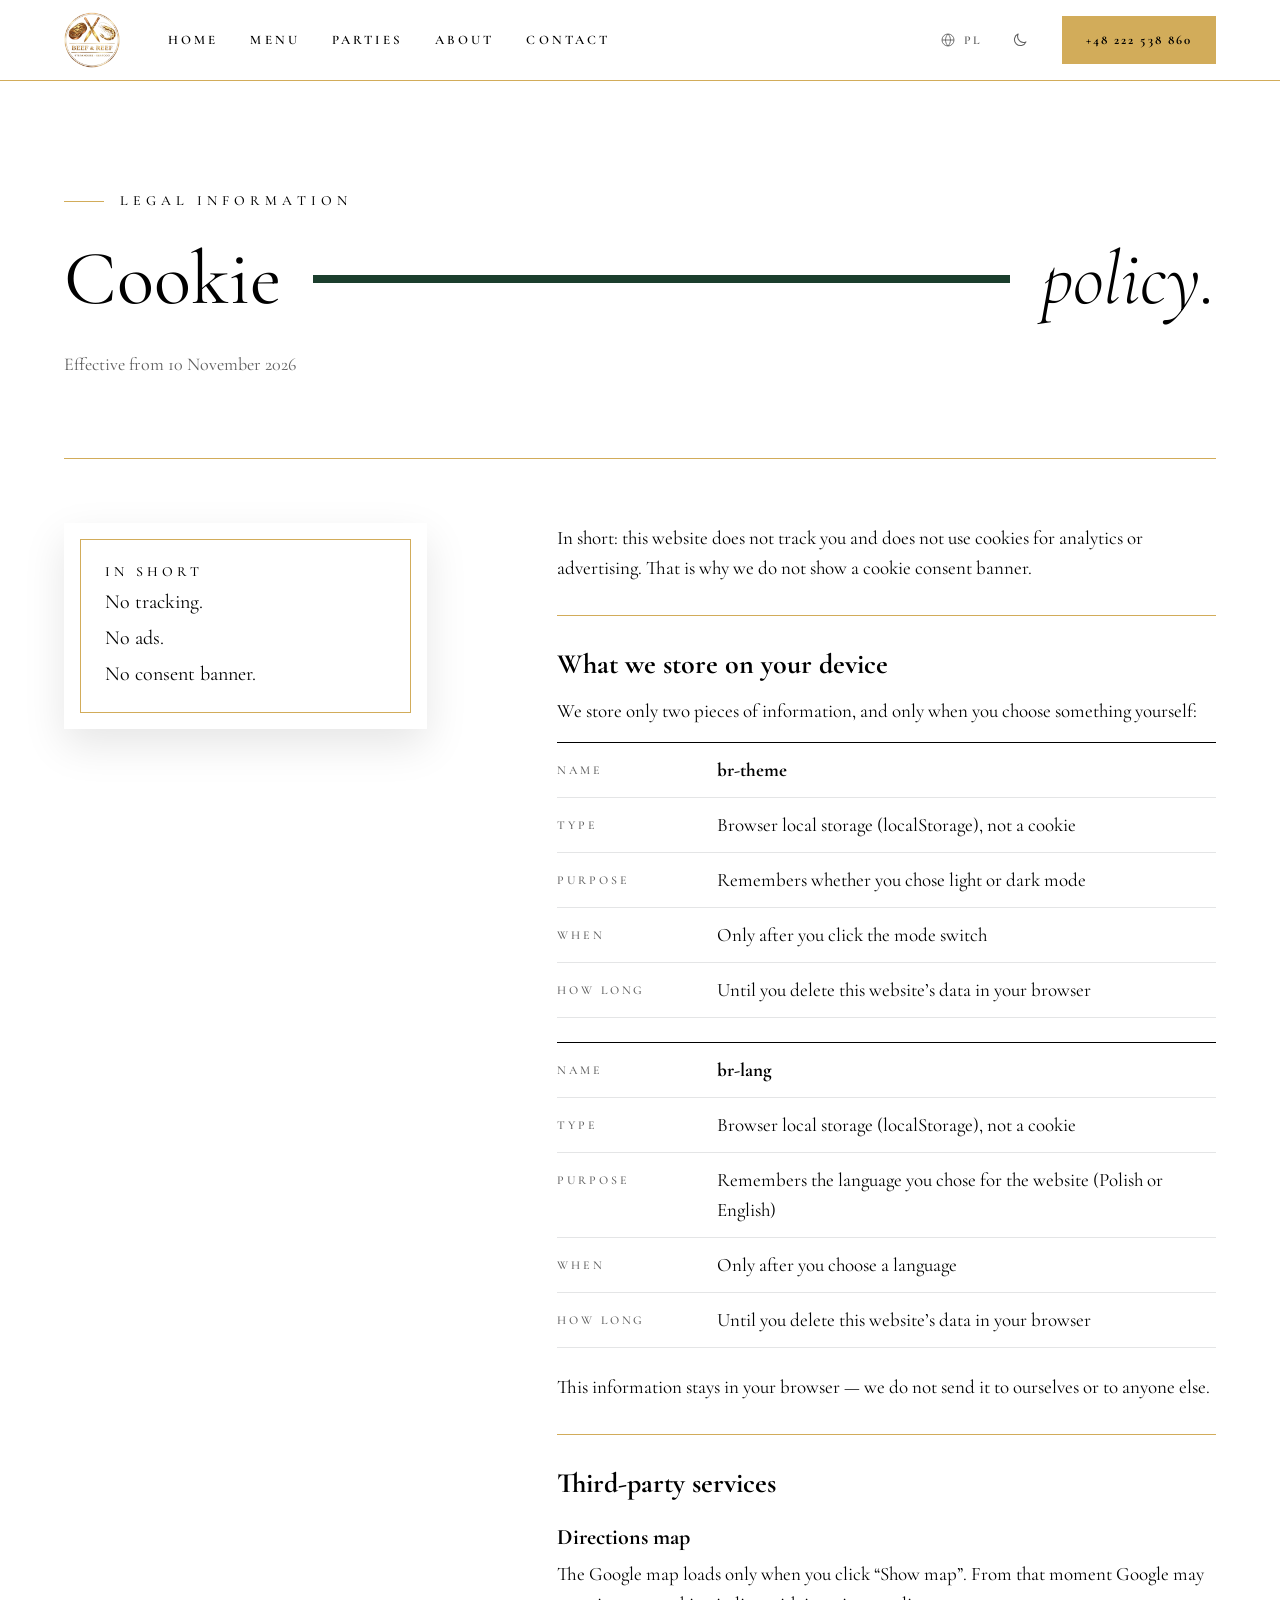
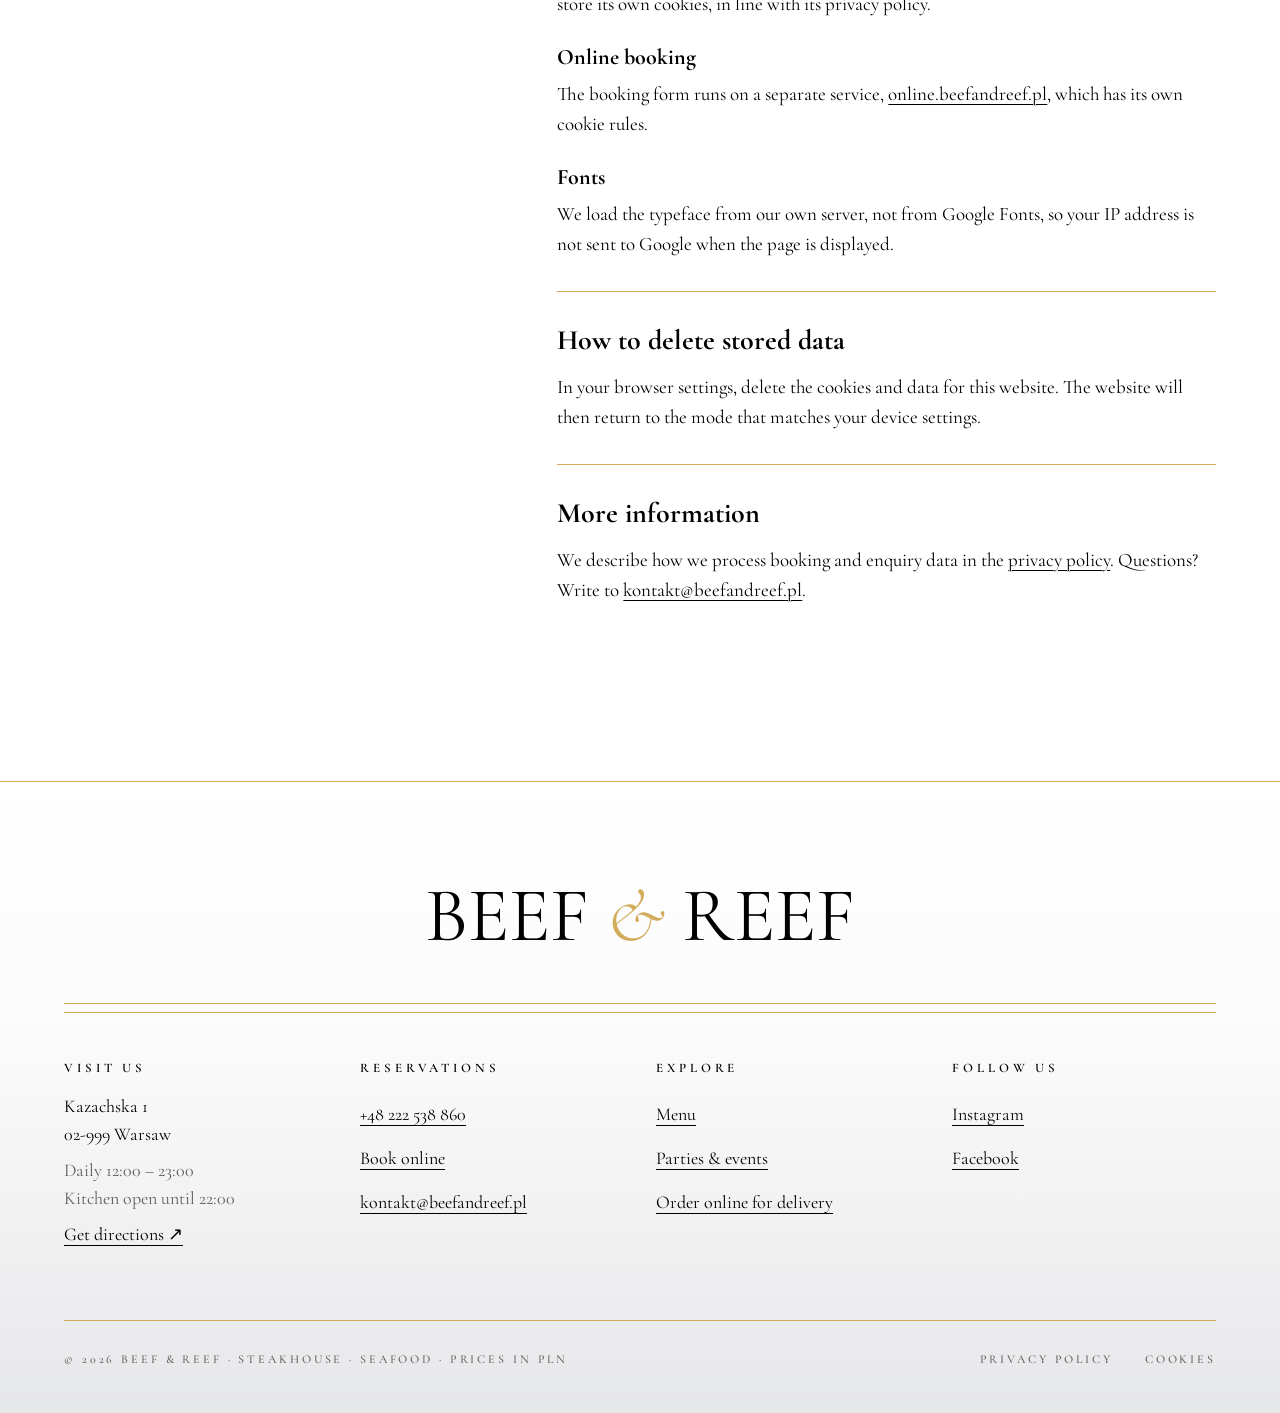
<file: docs/en/cookies.html>
<!doctype html>
<html lang="en">
<head>
<meta charset="utf-8">
<meta name="viewport" content="width=device-width, initial-scale=1">
<meta name="robots" content="noindex, nofollow">
<title>Cookies — Beef &amp; Reef</title>
<meta name="description" content="The Beef &amp; Reef website does not use cookies for analytics or advertising. See what we store in your browser.">
<meta name="theme-color" content="#ffffff">
<meta name="color-scheme" content="light dark">
<meta property="og:title" content="Cookies — Beef &amp; Reef">
<meta property="og:description" content="The Beef &amp; Reef website does not use cookies for analytics or advertising. See what we store in your browser.">
<meta property="og:type" content="website">
<meta property="og:locale" content="en_GB">
<meta property="og:image" content="https://dacjandorniok.github.io/beef-and-reef-website/assets/img/og-image.jpg">
<meta property="og:url" content="https://dacjandorniok.github.io/beef-and-reef-website/en/cookies.html">
<link rel="canonical" href="https://dacjandorniok.github.io/beef-and-reef-website/en/cookies.html">
<link rel="alternate" hreflang="pl" href="https://dacjandorniok.github.io/beef-and-reef-website/cookies.html">
<link rel="alternate" hreflang="en" href="https://dacjandorniok.github.io/beef-and-reef-website/en/cookies.html">
<link rel="alternate" hreflang="x-default" href="https://dacjandorniok.github.io/beef-and-reef-website/cookies.html">
<link rel="icon" type="image/png" sizes="32x32" href="../assets/img/favicon-32.png">
<link rel="apple-touch-icon" href="../assets/img/apple-touch-icon.png">
<link rel="preload" href="../assets/fonts/cormorant-garamond-latin-ext-400-normal.woff2" as="font" type="font/woff2" crossorigin>
<link rel="stylesheet" href="../assets/css/style.css?v=94fc8ac0">
<script>(function(){try{if('scrollRestoration' in history)history.scrollRestoration='manual'}catch(e){}var d=document.documentElement,t=null;try{t=localStorage.getItem('br-theme')}catch(e){}if(t!=='light'&&t!=='dark')t=window.matchMedia&&matchMedia('(prefers-color-scheme: dark)').matches?'dark':'light';d.setAttribute('data-theme',t)})()</script>
<noscript><style>.rx .float,.rx .rise,.rx .bar{opacity:1!important;transform:none!important}.rx .wd{color:var(--ink)}.rx .call.off{opacity:1;visibility:visible;transform:none}.rx .pbar.off{transform:none;visibility:visible}</style></noscript>
<script type="application/ld+json">{"@context": "https://schema.org", "@type": "Restaurant", "name": "Beef & Reef", "servesCuisine": ["Steakhouse", "Seafood"], "telephone": "+48222538860", "email": "kontakt@beefandreef.pl", "priceRange": "$$$", "address": {"@type": "PostalAddress", "streetAddress": "Kazachska 1", "postalCode": "02-999", "addressLocality": "Warszawa", "addressCountry": "PL"}, "openingHoursSpecification": [{"@type": "OpeningHoursSpecification", "dayOfWeek": ["Monday", "Tuesday", "Wednesday", "Thursday", "Friday", "Saturday", "Sunday"], "opens": "12:00", "closes": "23:00"}], "sameAs": ["https://www.facebook.com/beef.and.reef.wilanow", "https://www.instagram.com/beef.and.reef_steak_seafood"], "acceptsReservations": true}</script>
</head>
<body>

<div class="rx" data-i18n="{&quot;dark&quot;: &quot;Switch to dark mode&quot;, &quot;light&quot;: &quot;Switch to light mode&quot;, &quot;play&quot;: &quot;Resume slideshow&quot;, &quot;pause&quot;: &quot;Pause slideshow&quot;, &quot;mapTitle&quot;: &quot;Map: how to find Beef &amp; Reef, Kazachska 1, Warsaw&quot;}" lang="en">
  <a class="skip" href="#tresc">Skip to content</a>
  <header class="hdr">
    <div class="wrap hdr-in">
      <div class="hdr-l">
        <a class="logo" href="index.html" aria-label="Beef &amp; Reef — home"><img src="../assets/img/logo-seal-192.png" alt=""></a>
        <nav class="nav" aria-label="Main"><a href="index.html">HOME</a><a href="menu.html">MENU</a><a href="parties.html">PARTIES</a><a href="index.html#o-nas">ABOUT</a><a href="index.html#kontakt">CONTACT</a></nav>
      </div>
      <div class="hdr-r">
        <a class="lang" href="../cookies.html" lang="pl" aria-label="PL — wersja polska"><svg aria-hidden="true" width="16" height="16" viewBox="0 0 24 24" fill="none" stroke="currentColor" stroke-width="1.3"><circle cx="12" cy="12" r="9"></circle><path d="M3 12h18M12 3c2.5 2.6 3.7 5.6 3.7 9s-1.2 6.4-3.7 9c-2.5-2.6-3.7-5.6-3.7-9s1.2-6.4 3.7-9z"></path></svg><span>PL</span></a>
        <button class="ghost" type="button" aria-pressed="false" aria-label="Switch to dark mode" title="Switch to dark mode" data-on-click="toggleTheme"><span class="ic-l"><svg aria-hidden="true" width="18" height="18" viewBox="0 0 24 24" fill="none" stroke="currentColor" stroke-width="1.4" stroke-linecap="round" stroke-linejoin="round"><path d="M20 14.5A8 8 0 0 1 9.5 4a8 8 0 1 0 10.5 10.5z"></path></svg></span><span class="ic-d"><svg aria-hidden="true" width="18" height="18" viewBox="0 0 24 24" fill="none" stroke="currentColor" stroke-width="1.4" stroke-linecap="round"><circle cx="12" cy="12" r="4.5"></circle><path d="M12 2v2.5M12 19.5V22M2 12h2.5M19.5 12H22M4.9 4.9l1.8 1.8M17.3 17.3l1.8 1.8M4.9 19.1l1.8-1.8M17.3 6.7l1.8-1.8"></path></svg></span></button>
        <div class="call" aria-hidden="false">
          <a class="btn btn-gold btn-m" href="tel:+48222538860" tabindex="0" aria-label="Call to book: +48 222 538 860"><span class="long">+48 222 538 860</span><span class="short">CALL</span></a>
        </div>
        <button id="rx-burger" class="icon-btn burger" type="button" aria-label="Open menu" aria-expanded="false" data-on-click="openDrawer"><span class="burger-i" aria-hidden="true"><span></span><span></span><span></span></span></button>
      </div>
    </div>
  </header>
  <div class="drawer-wrap" hidden>
    <div class="drawer" role="dialog" aria-modal="true" aria-label="Site menu">
      <div class="wrap drawer-top">
        <a class="logo" href="index.html" aria-label="Beef &amp; Reef — home"><img src="../assets/img/logo-seal-192.png" alt=""></a>
        <button id="rx-close" class="icon-btn" type="button" aria-label="Close menu" data-on-click="closeDrawer"><svg aria-hidden="true" width="18" height="18" viewBox="0 0 24 24" fill="none" stroke="currentColor" stroke-width="1.4" stroke-linecap="round"><path d="M5 5l14 14M19 5L5 19"></path></svg></button>
      </div>
      <nav class="wrap drawer-nav" aria-label="Main"><a href="index.html" data-on-click="closeDrawer">Home</a><a href="menu.html" data-on-click="closeDrawer">Menu</a><a href="parties.html" data-on-click="closeDrawer">Parties &amp; events</a><a href="index.html#o-nas" data-on-click="closeDrawer">About</a><a href="index.html#kontakt" data-on-click="closeDrawer">Contact</a></nav>
      <div class="wrap drawer-foot">
        <a class="btn btn-gold" href="tel:+48222538860">Call · +48 222 538 860</a>
        <a class="btn btn-line" href="https://online.beefandreef.pl/booking">Book online</a>
        <div class="row">
          <a class="lang" href="../cookies.html" lang="pl" aria-label="PL — wersja polska" style="padding-left: 0"><svg aria-hidden="true" width="16" height="16" viewBox="0 0 24 24" fill="none" stroke="currentColor" stroke-width="1.3"><circle cx="12" cy="12" r="9"></circle><path d="M3 12h18M12 3c2.5 2.6 3.7 5.6 3.7 9s-1.2 6.4-3.7 9c-2.5-2.6-3.7-5.6-3.7-9s1.2-6.4 3.7-9z"></path></svg><span>PL</span></a>
          <button class="ghost" type="button" aria-pressed="false" aria-label="Switch to dark mode" data-on-click="toggleTheme"><span class="ic-l"><svg aria-hidden="true" width="18" height="18" viewBox="0 0 24 24" fill="none" stroke="currentColor" stroke-width="1.4" stroke-linecap="round" stroke-linejoin="round"><path d="M20 14.5A8 8 0 0 1 9.5 4a8 8 0 1 0 10.5 10.5z"></path></svg></span><span class="ic-d"><svg aria-hidden="true" width="18" height="18" viewBox="0 0 24 24" fill="none" stroke="currentColor" stroke-width="1.4" stroke-linecap="round"><circle cx="12" cy="12" r="4.5"></circle><path d="M12 2v2.5M12 19.5V22M2 12h2.5M19.5 12H22M4.9 4.9l1.8 1.8M17.3 17.3l1.8 1.8M4.9 19.1l1.8-1.8M17.3 6.7l1.8-1.8"></path></svg></span></button>
        </div>
        <p class="label">DAILY 12:00 – 23:00 · KITCHEN UNTIL 22:00</p>
        <p class="info">Kazachska 1, Warsaw</p>
      </div>
    </div>
  </div>
  <main id="tresc" tabindex="-1">
  <section class="js-hero lhead" aria-labelledby="legal-h1">
    <div class="wrap">
      <p class="float kicker">LEGAL INFORMATION</p>
      <h1 id="legal-h1" class="split"><span class="float">Cookie</span> <span class="bar" aria-hidden="true"></span> <span class="float d1 b">policy.</span></h1>
      <p class="float d2 since">Effective from 10 November 2026</p>
    </div>
  </section>
  <div class="wrap">
    <div class="lgrid ruled" style="padding-top: 64px">
      <aside class="laside"><div class="laside-in"><div class="callout"><div class="callout-in"><p class="h">IN SHORT</p><p class="v">No tracking.</p><p class="v">No ads.</p><p class="v">No consent banner.</p></div></div></div></aside>
      <div class="lmain">
      <p class="llead">In short: this website does not track you and does not use cookies for analytics or advertising. That is why we do not show a cookie consent banner.</p>
    <section id="ck-1" aria-labelledby="ck-1-h">
      <h2 id="ck-1-h">What we store on your device</h2>
      <p>We store only two pieces of information, and only when you choose something yourself:</p>
      <dl class="store-table">
      <div><dt>NAME</dt><dd><strong>br-theme</strong></dd></div>
      <div><dt>TYPE</dt><dd>Browser local storage (localStorage), not a cookie</dd></div>
      <div><dt>PURPOSE</dt><dd>Remembers whether you chose light or dark mode</dd></div>
      <div><dt>WHEN</dt><dd>Only after you click the mode switch</dd></div>
      <div><dt>HOW LONG</dt><dd>Until you delete this website’s data in your browser</dd></div>
      </dl>
      <dl class="store-table">
      <div><dt>NAME</dt><dd><strong>br-lang</strong></dd></div>
      <div><dt>TYPE</dt><dd>Browser local storage (localStorage), not a cookie</dd></div>
      <div><dt>PURPOSE</dt><dd>Remembers the language you chose for the website (Polish or English)</dd></div>
      <div><dt>WHEN</dt><dd>Only after you choose a language</dd></div>
      <div><dt>HOW LONG</dt><dd>Until you delete this website’s data in your browser</dd></div>
      </dl>
      <p>This information stays in your browser — we do not send it to ourselves or to anyone else.</p>
      </section>
      <section id="ck-2" aria-labelledby="ck-2-h">
      <h2 id="ck-2-h">Third-party services</h2>
      <div class="sub"><h3>Directions map</h3><p>The Google map loads only when you click “Show map”. From that moment Google may store its own cookies, in line with its privacy policy.</p></div>
      <div class="sub"><h3>Online booking</h3><p>The booking form runs on a separate service, <a class="u" href="https://online.beefandreef.pl/booking">online.beefandreef.pl</a>, which has its own cookie rules.</p></div>
      <div class="sub"><h3>Fonts</h3><p>We load the typeface from our own server, not from Google Fonts, so your IP address is not sent to Google when the page is displayed.</p></div>
      </section>
      <section id="ck-3" aria-labelledby="ck-3-h">
      <h2 id="ck-3-h">How to delete stored data</h2>
      <p>In your browser settings, delete the cookies and data for this website. The website will then return to the mode that matches your device settings.</p>
      </section>
      <section id="ck-4" aria-labelledby="ck-4-h">
      <h2 id="ck-4-h">More information</h2>
      <p>We describe how we process booking and enquiry data in the <a class="u" href="privacy.html">privacy policy</a>. Questions? Write to <a class="u" href="mailto:kontakt@beefandreef.pl">kontakt@beefandreef.pl</a>.</p>
      </section>
      </div>
    </div>
  </div>
  </main>
  <footer class="foot" aria-label="Footer">
    <div class="wrap">
      <p class="foot-word">BEEF <i class="amp">&amp;</i> REEF</p>
      <div class="dbl" aria-hidden="true"><span></span><span></span></div>
      <div class="foot-cols">
        <div><h2>Visit us</h2><p>Kazachska 1<br>02-999 Warsaw</p><p class="muted" style="margin-top: 8px">Daily 12:00 – 23:00<br>Kitchen open until 22:00</p><ul><li><a class="u" href="https://www.google.com/maps/dir/?api=1&amp;destination=Beef%20%26%20Reef%2C%20Kazachska%201%2C%2002-999%20Warszawa" target="_blank" rel="noopener">Get directions ↗</a></li></ul></div>
        <div><h2>Reservations</h2><ul><li><a class="u nw" href="tel:+48222538860">+48 222 538 860</a></li><li><a class="u" href="https://online.beefandreef.pl/booking">Book online</a></li><li><a class="u" href="mailto:kontakt@beefandreef.pl">kontakt@beefandreef.pl</a></li></ul></div>
        <div><h2>Explore</h2><ul><li><a class="u" href="menu.html">Menu</a></li><li><a class="u" href="parties.html">Parties &amp; events</a></li><li><a class="u" href="https://online.beefandreef.pl/delivery">Order online for delivery</a></li></ul></div>
        <div><h2>Follow us</h2><ul><li><a class="u" href="https://www.instagram.com/beef.and.reef_steak_seafood">Instagram</a></li><li><a class="u" href="https://www.facebook.com/beef.and.reef.wilanow">Facebook</a></li></ul></div>
      </div>
      <div class="foot-bot">
        <span>© 2026 BEEF &amp; REEF · STEAKHOUSE · SEAFOOD · PRICES IN PLN</span>
        <nav class="links" aria-label="Legal information"><a href="privacy.html">PRIVACY POLICY</a><a href="cookies.html">COOKIES</a></nav>
      </div>
    </div>
  </footer>
  <div class="pbar">
    <a class="btn btn-gold" href="tel:+48222538860">CALL</a>
    <a class="btn btn-line" href="https://online.beefandreef.pl/booking">ONLINE</a>
  </div>
</div>
<script src="../assets/js/main.js?v=befb1270" defer></script>
</body>
</html>
</file>
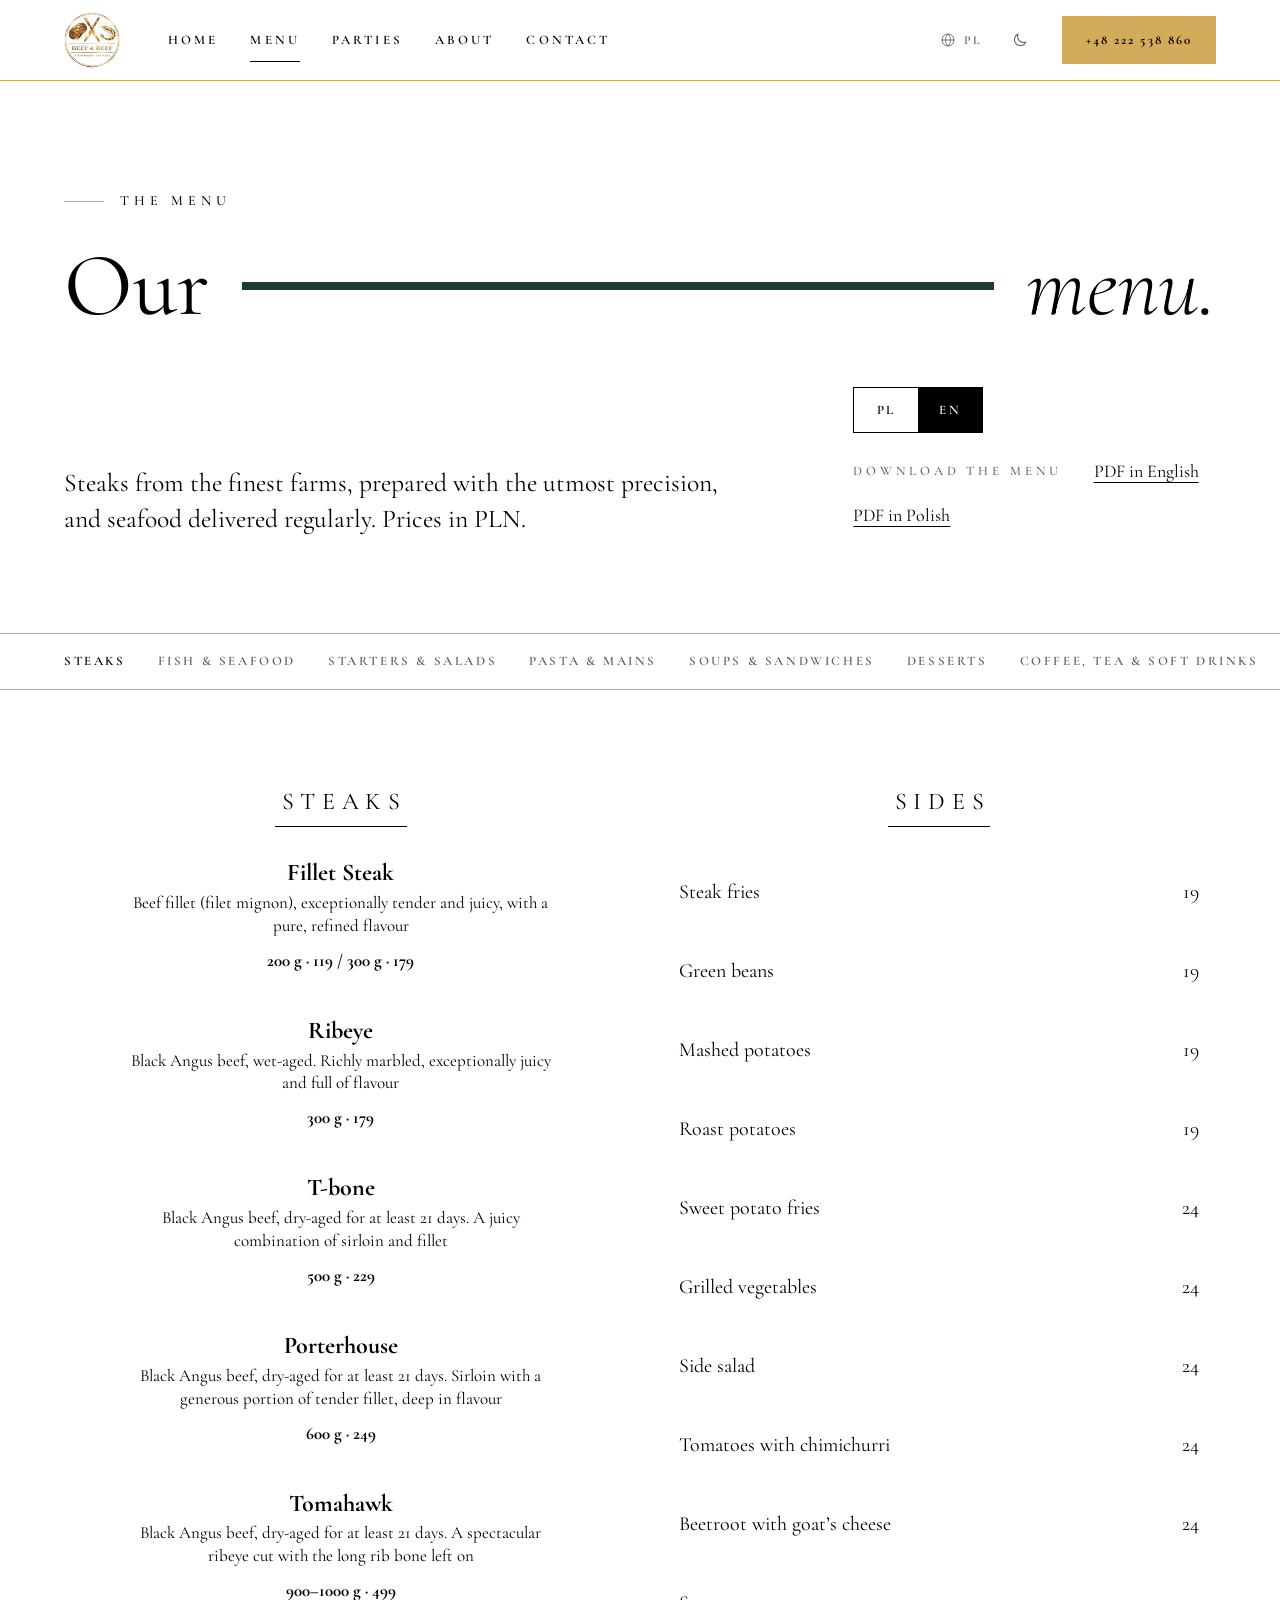
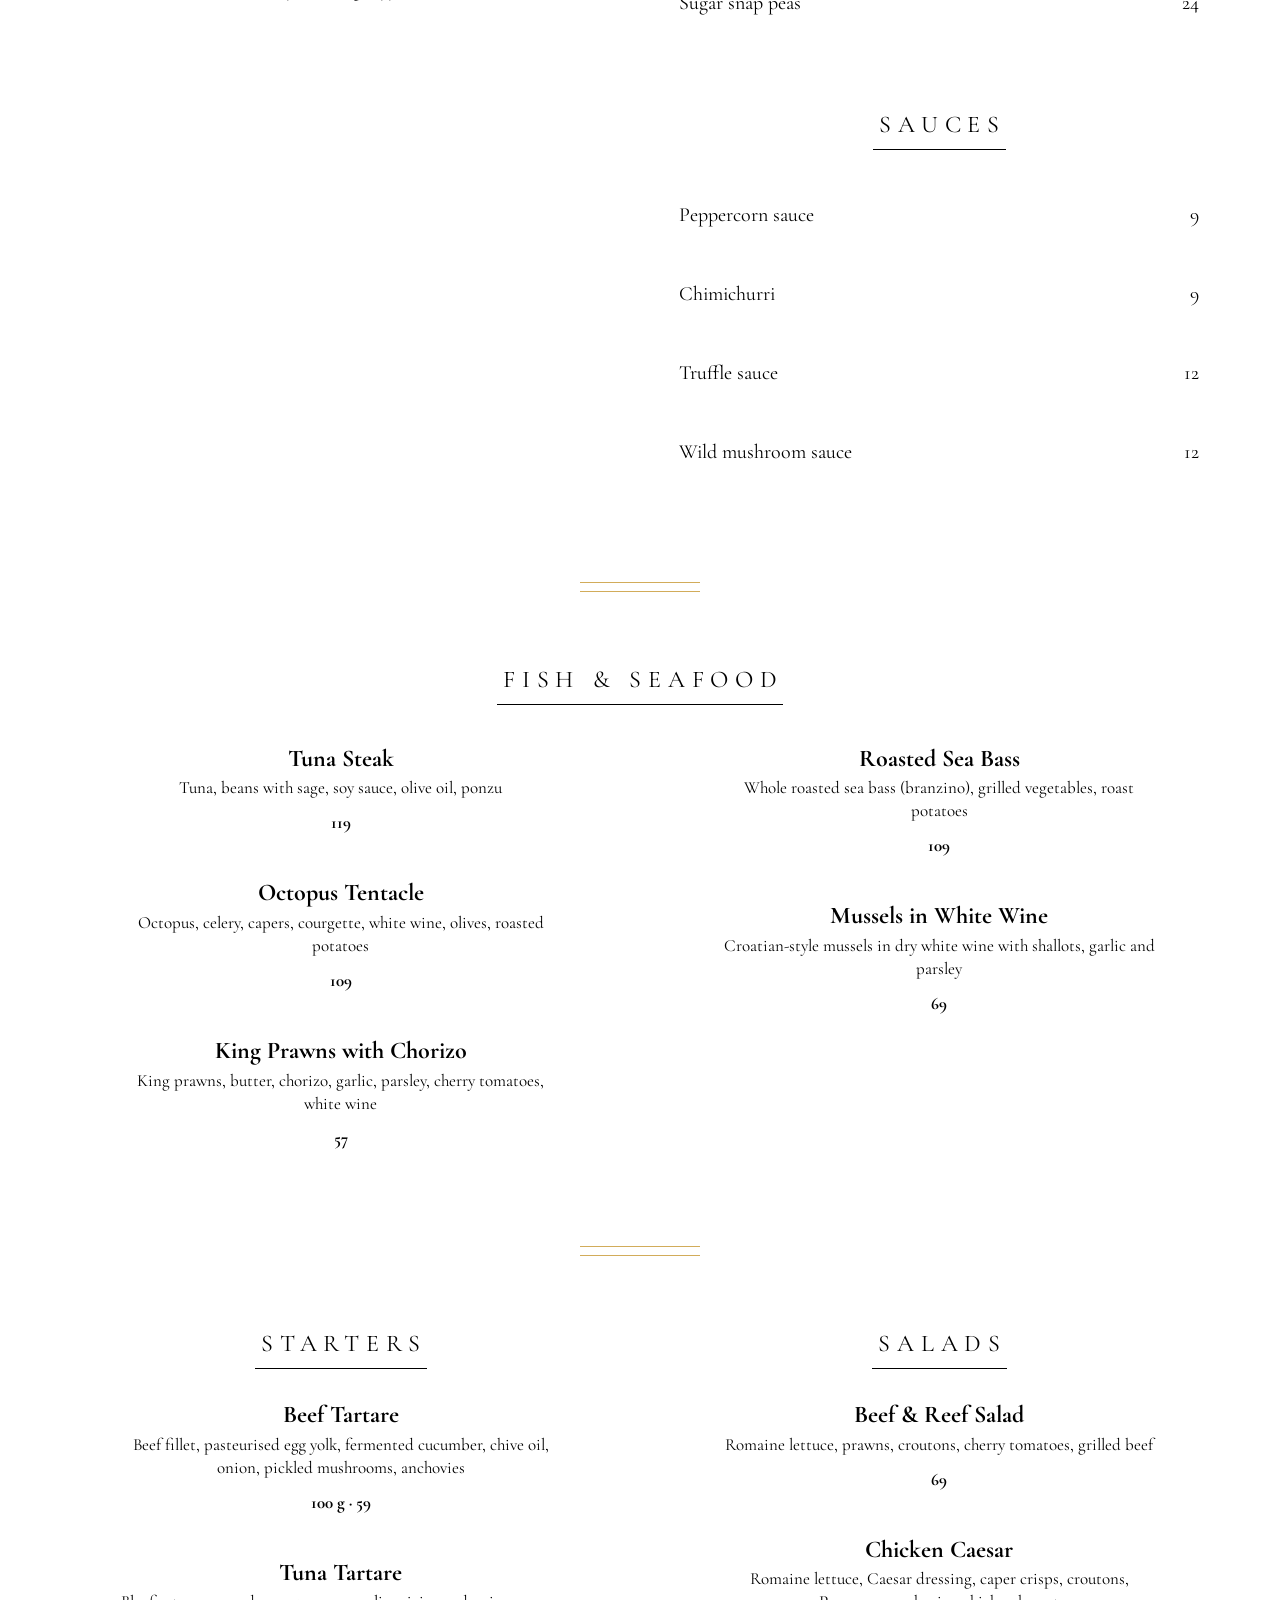
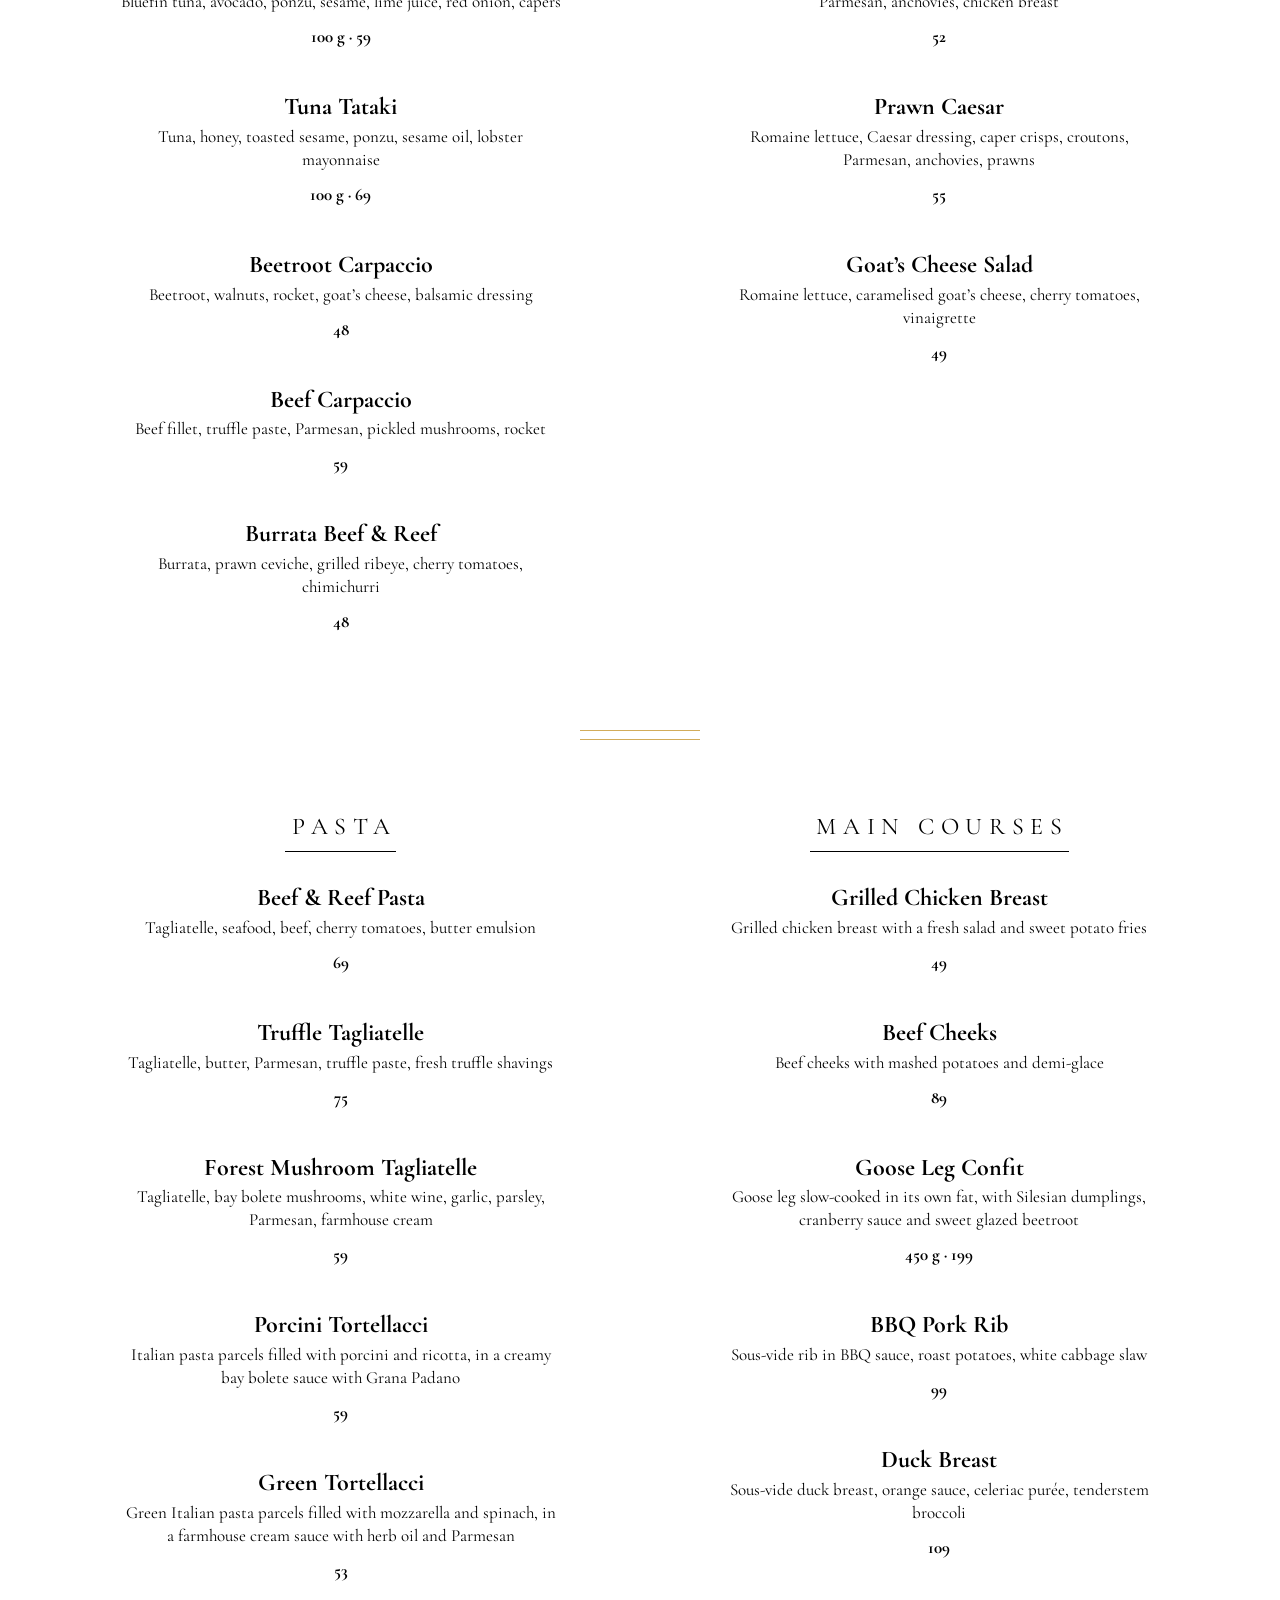
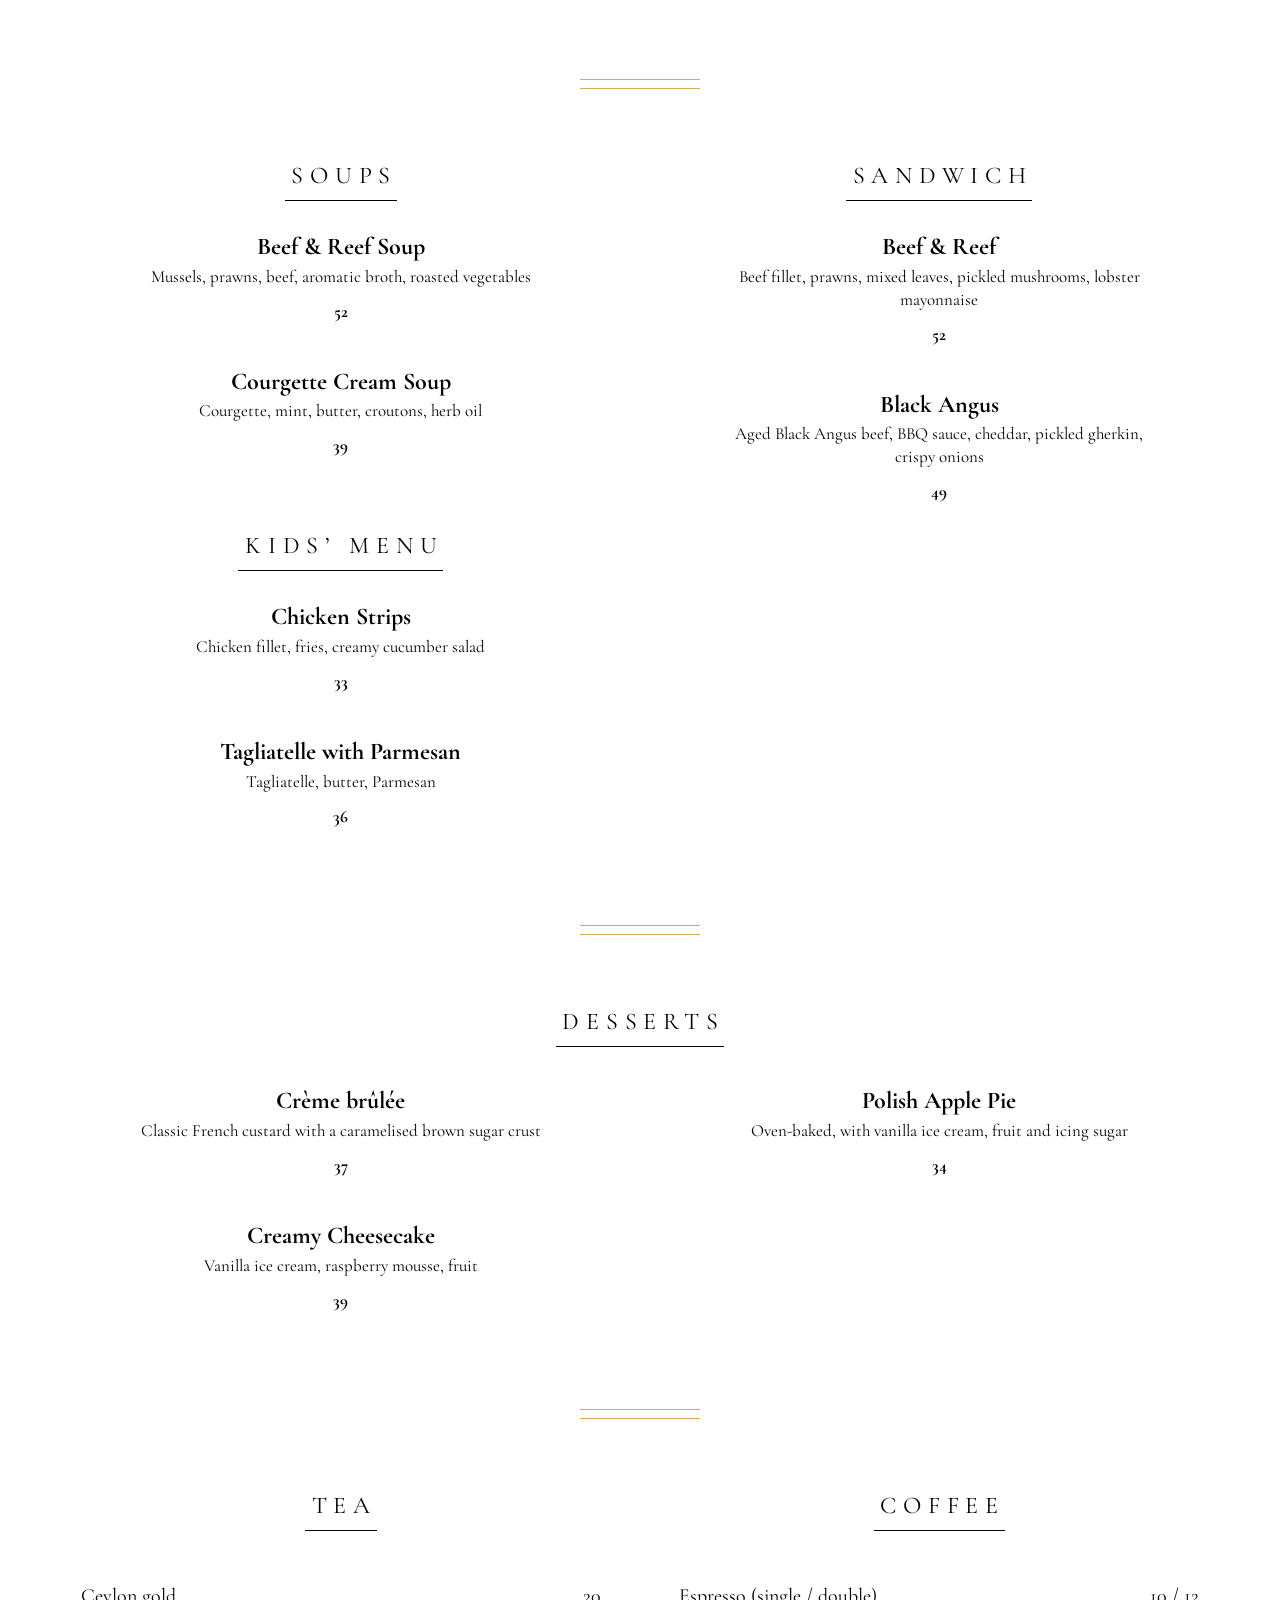
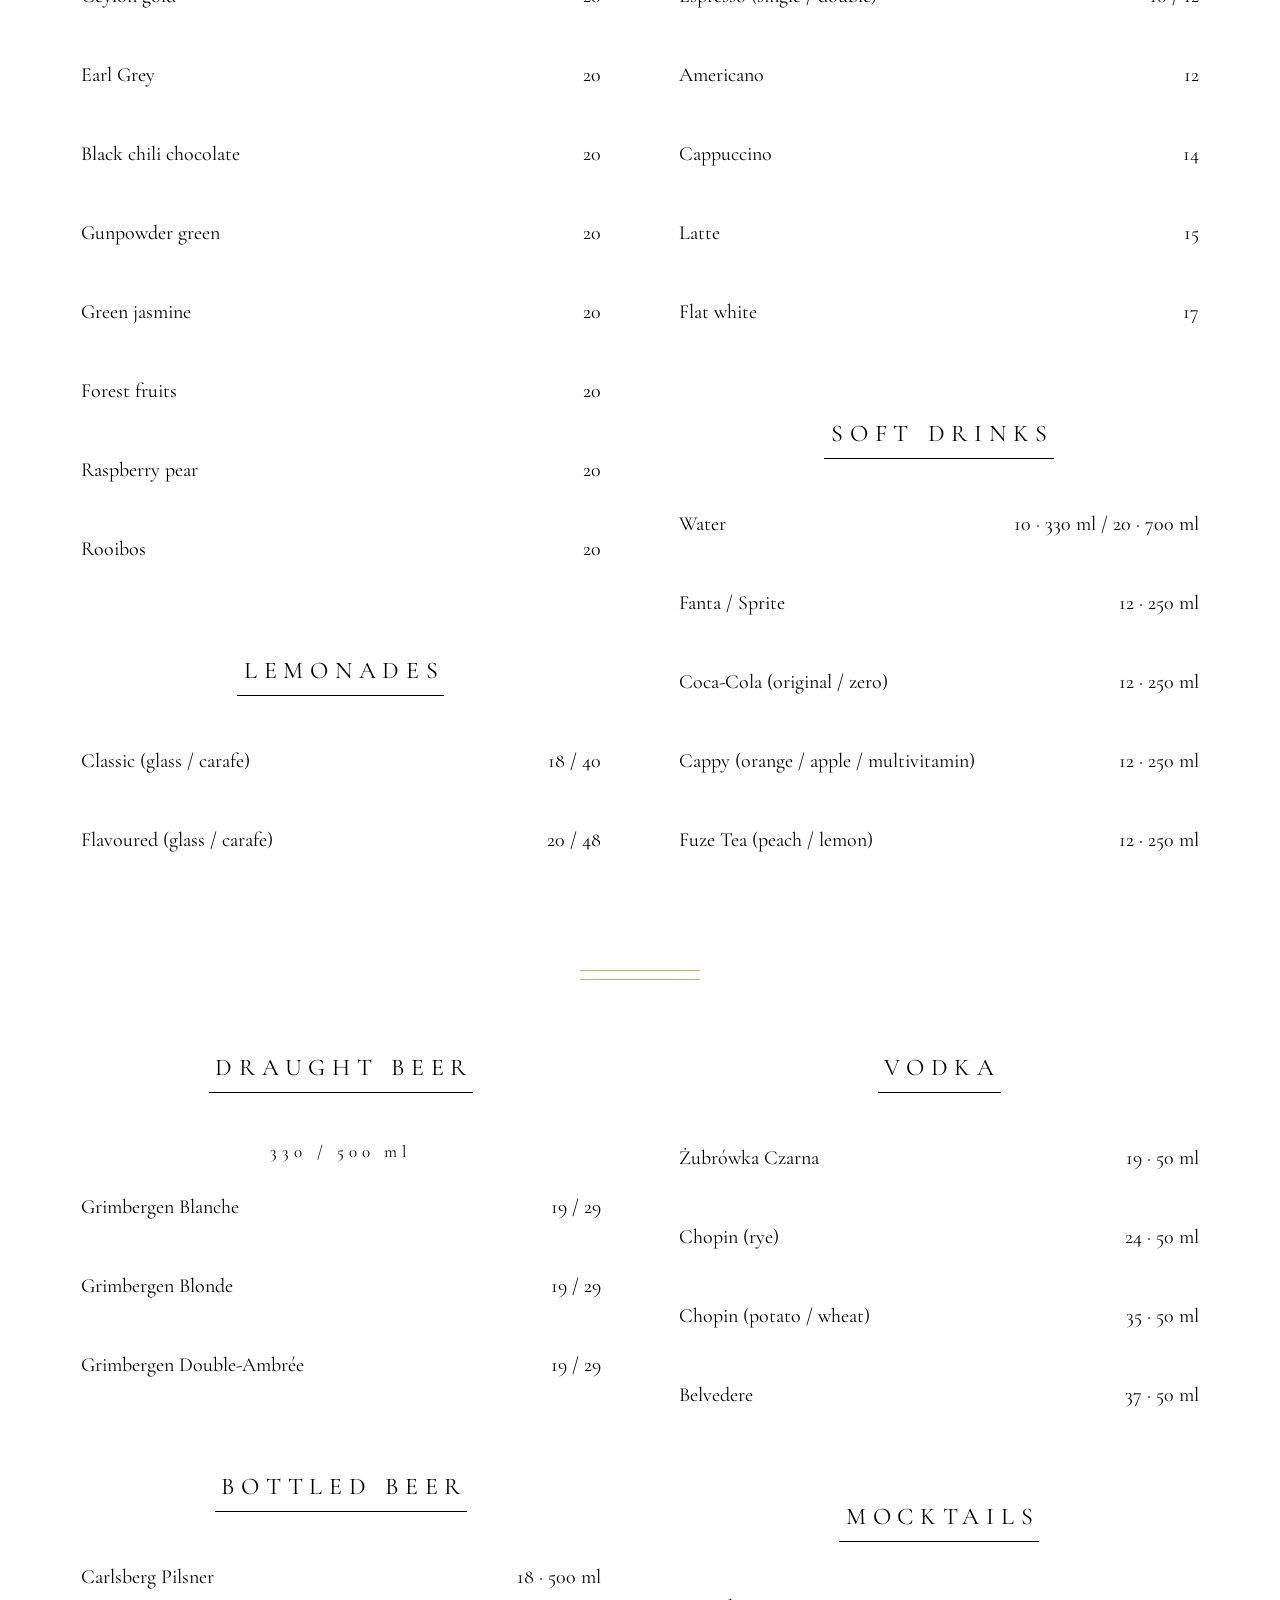
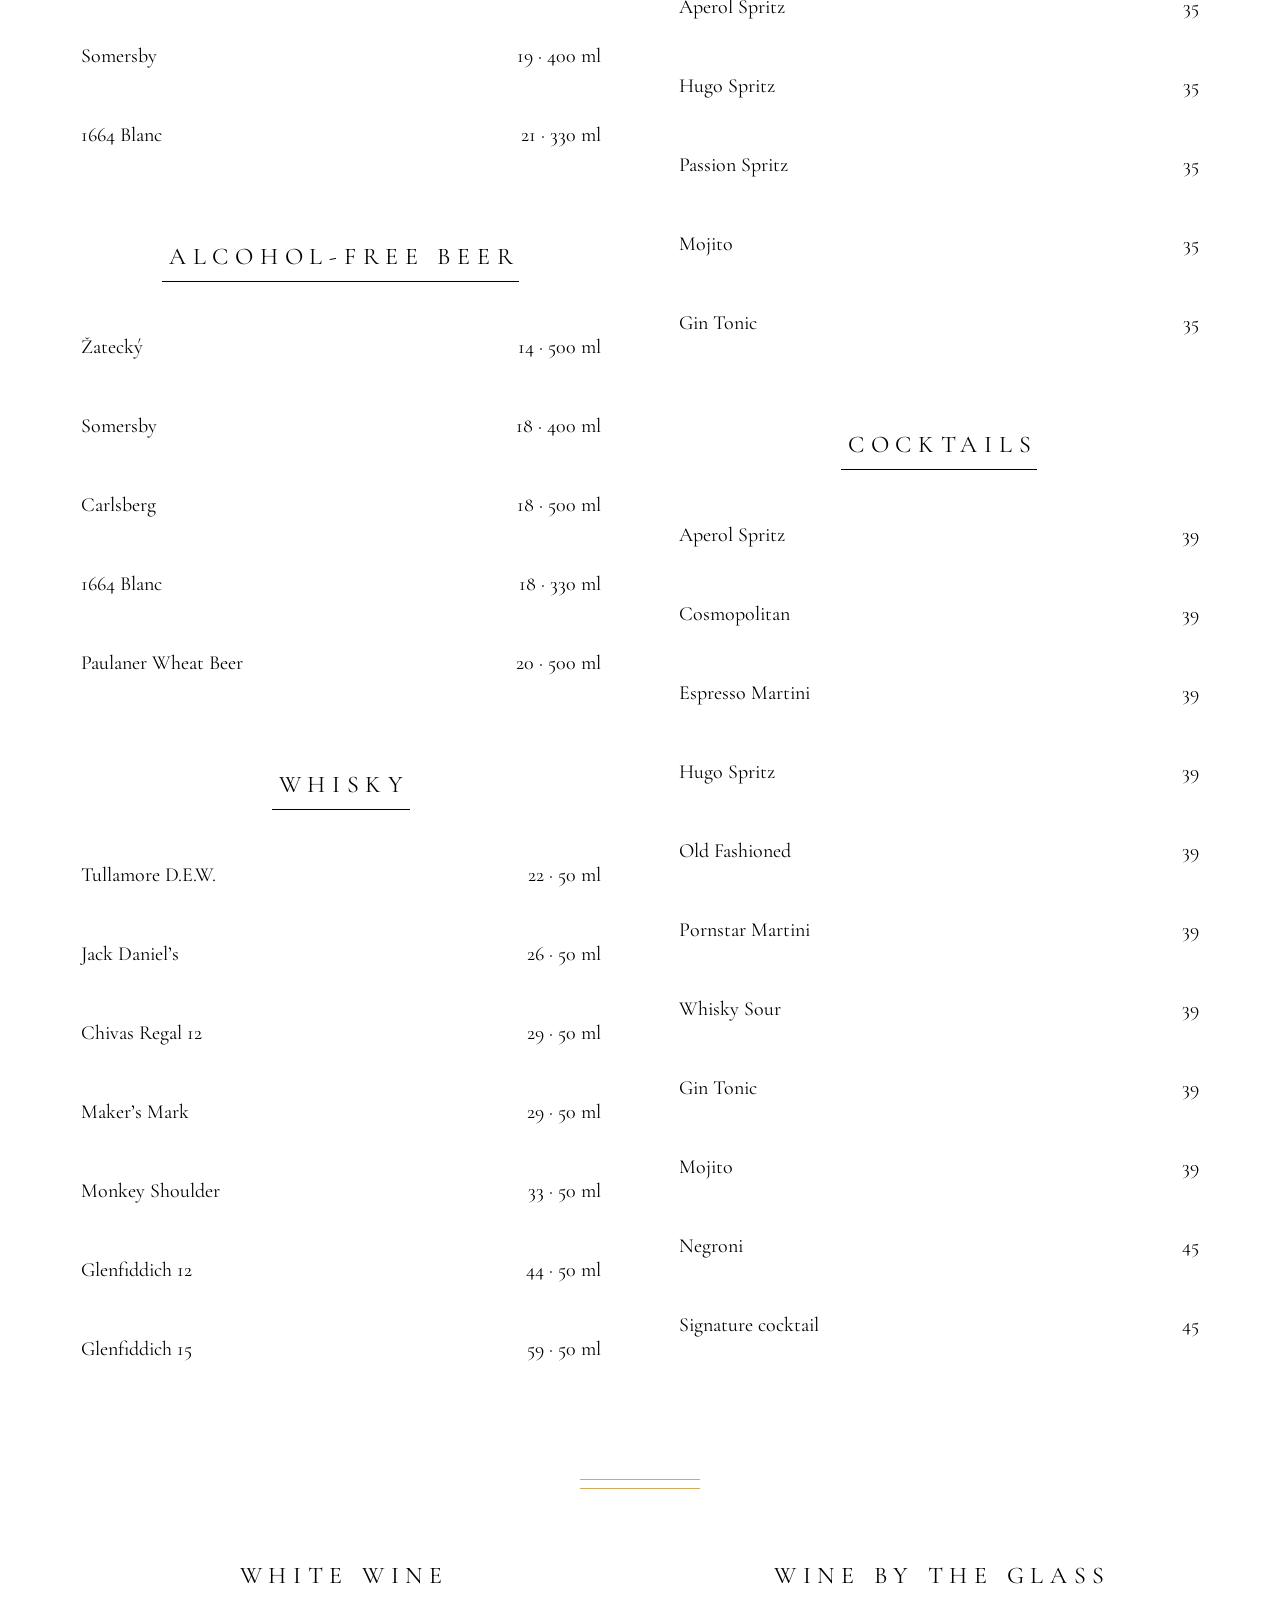
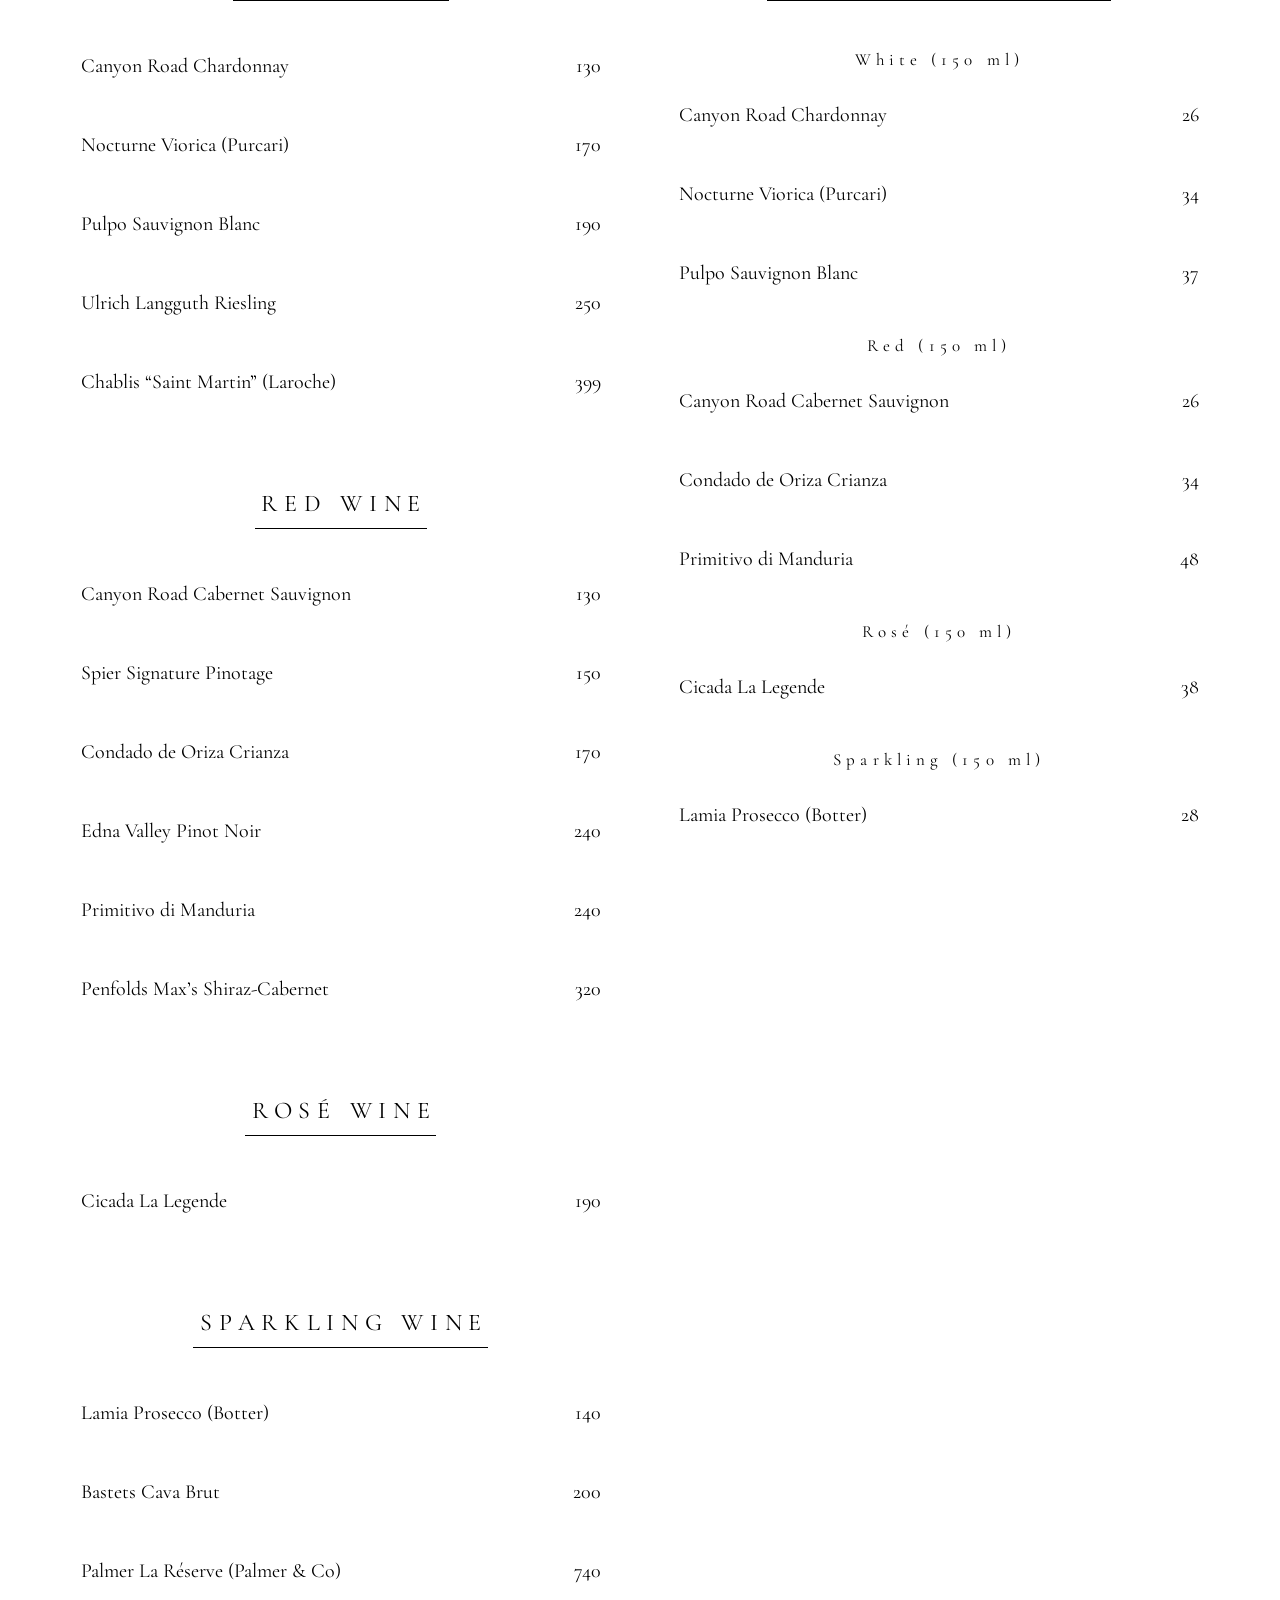
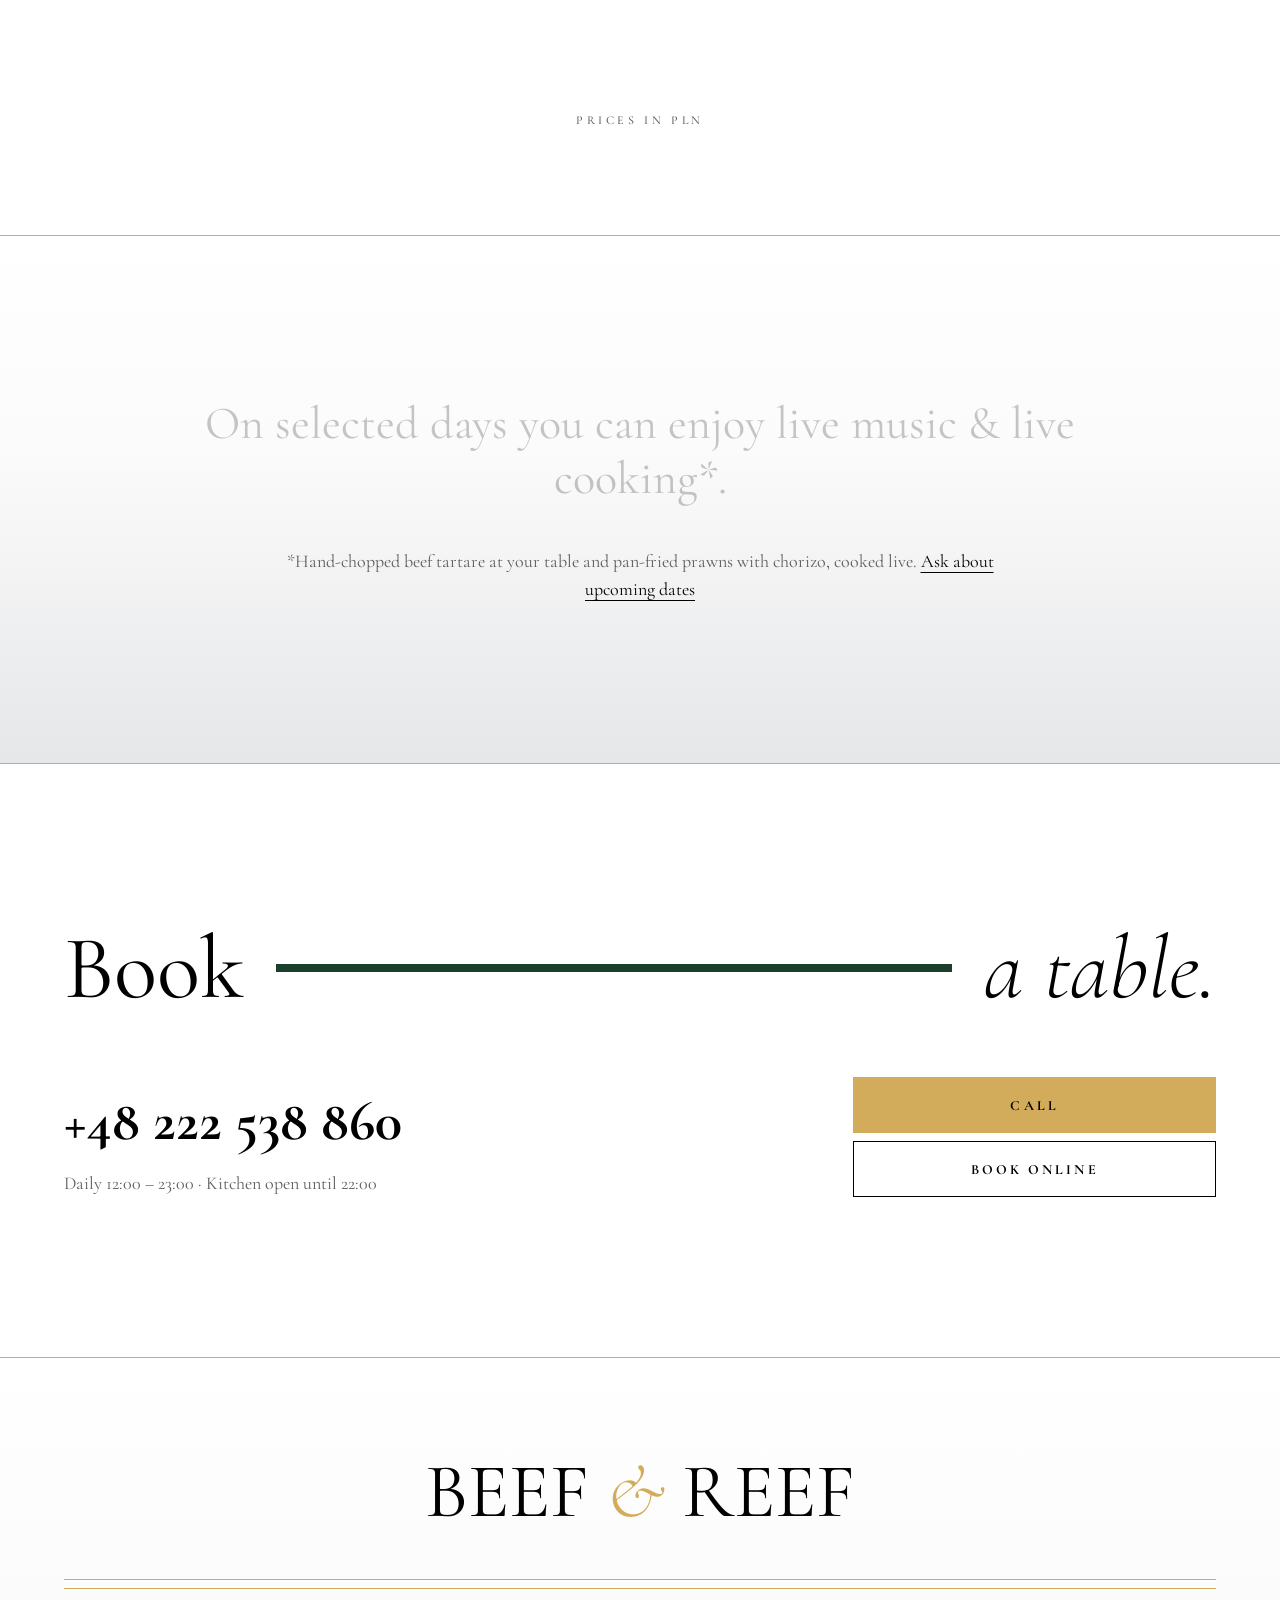
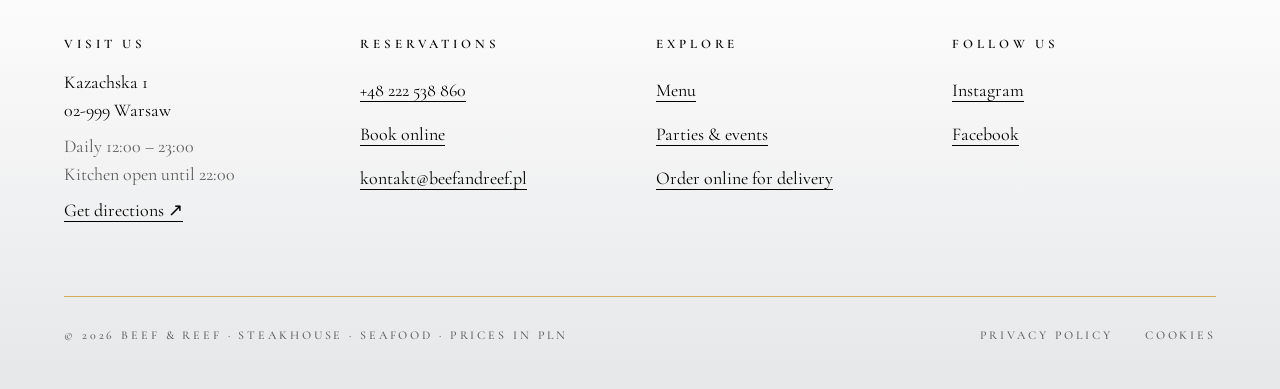
<file: docs/en/menu.html>
<!doctype html>
<html lang="en">
<head>
<meta charset="utf-8">
<meta name="viewport" content="width=device-width, initial-scale=1">
<meta name="robots" content="noindex, nofollow">
<title>Menu — Beef &amp; Reef</title>
<meta name="description" content="The Beef &amp; Reef menu: Black Angus steaks, fish and seafood, starters, desserts, wine and cocktails. Prices in PLN.">
<meta name="theme-color" content="#ffffff">
<meta name="color-scheme" content="light dark">
<meta property="og:title" content="Menu — Beef &amp; Reef">
<meta property="og:description" content="The Beef &amp; Reef menu: Black Angus steaks, fish and seafood, starters, desserts, wine and cocktails. Prices in PLN.">
<meta property="og:type" content="website">
<meta property="og:locale" content="en_GB">
<meta property="og:image" content="https://dacjandorniok.github.io/beef-and-reef-website/assets/img/og-image.jpg">
<meta property="og:url" content="https://dacjandorniok.github.io/beef-and-reef-website/en/menu.html">
<link rel="canonical" href="https://dacjandorniok.github.io/beef-and-reef-website/en/menu.html">
<link rel="alternate" hreflang="pl" href="https://dacjandorniok.github.io/beef-and-reef-website/menu.html">
<link rel="alternate" hreflang="en" href="https://dacjandorniok.github.io/beef-and-reef-website/en/menu.html">
<link rel="alternate" hreflang="x-default" href="https://dacjandorniok.github.io/beef-and-reef-website/menu.html">
<link rel="icon" type="image/png" sizes="32x32" href="../assets/img/favicon-32.png">
<link rel="apple-touch-icon" href="../assets/img/apple-touch-icon.png">
<link rel="preload" href="../assets/fonts/cormorant-garamond-latin-ext-400-normal.woff2" as="font" type="font/woff2" crossorigin>
<link rel="stylesheet" href="../assets/css/style.css?v=94fc8ac0">
<script>(function(){try{if('scrollRestoration' in history)history.scrollRestoration='manual'}catch(e){}var d=document.documentElement,t=null;try{t=localStorage.getItem('br-theme')}catch(e){}if(t!=='light'&&t!=='dark')t=window.matchMedia&&matchMedia('(prefers-color-scheme: dark)').matches?'dark':'light';d.setAttribute('data-theme',t)})()</script>
<noscript><style>.rx .float,.rx .rise,.rx .bar{opacity:1!important;transform:none!important}.rx .wd{color:var(--ink)}.rx .call.off{opacity:1;visibility:visible;transform:none}.rx .pbar.off{transform:none;visibility:visible}</style></noscript>
<script type="application/ld+json">{"@context": "https://schema.org", "@type": "Restaurant", "name": "Beef & Reef", "servesCuisine": ["Steakhouse", "Seafood"], "telephone": "+48222538860", "email": "kontakt@beefandreef.pl", "priceRange": "$$$", "address": {"@type": "PostalAddress", "streetAddress": "Kazachska 1", "postalCode": "02-999", "addressLocality": "Warszawa", "addressCountry": "PL"}, "openingHoursSpecification": [{"@type": "OpeningHoursSpecification", "dayOfWeek": ["Monday", "Tuesday", "Wednesday", "Thursday", "Friday", "Saturday", "Sunday"], "opens": "12:00", "closes": "23:00"}], "sameAs": ["https://www.facebook.com/beef.and.reef.wilanow", "https://www.instagram.com/beef.and.reef_steak_seafood"], "acceptsReservations": true}</script>
</head>
<body>

<div class="rx" data-i18n="{&quot;dark&quot;: &quot;Switch to dark mode&quot;, &quot;light&quot;: &quot;Switch to light mode&quot;, &quot;play&quot;: &quot;Resume slideshow&quot;, &quot;pause&quot;: &quot;Pause slideshow&quot;, &quot;mapTitle&quot;: &quot;Map: how to find Beef &amp; Reef, Kazachska 1, Warsaw&quot;}" lang="en">
  <a class="skip" href="#tresc">Skip to content</a>
  <header class="hdr">
    <div class="wrap hdr-in">
      <div class="hdr-l">
        <a class="logo" href="index.html" aria-label="Beef &amp; Reef — home"><img src="../assets/img/logo-seal-192.png" alt=""></a>
        <nav class="nav" aria-label="Main"><a href="index.html">HOME</a><a href="menu.html" aria-current="page">MENU</a><a href="parties.html">PARTIES</a><a href="index.html#o-nas">ABOUT</a><a href="index.html#kontakt">CONTACT</a></nav>
      </div>
      <div class="hdr-r">
        <a class="lang" href="../menu.html" lang="pl" aria-label="PL — wersja polska"><svg aria-hidden="true" width="16" height="16" viewBox="0 0 24 24" fill="none" stroke="currentColor" stroke-width="1.3"><circle cx="12" cy="12" r="9"></circle><path d="M3 12h18M12 3c2.5 2.6 3.7 5.6 3.7 9s-1.2 6.4-3.7 9c-2.5-2.6-3.7-5.6-3.7-9s1.2-6.4 3.7-9z"></path></svg><span>PL</span></a>
        <button class="ghost" type="button" aria-pressed="false" aria-label="Switch to dark mode" title="Switch to dark mode" data-on-click="toggleTheme"><span class="ic-l"><svg aria-hidden="true" width="18" height="18" viewBox="0 0 24 24" fill="none" stroke="currentColor" stroke-width="1.4" stroke-linecap="round" stroke-linejoin="round"><path d="M20 14.5A8 8 0 0 1 9.5 4a8 8 0 1 0 10.5 10.5z"></path></svg></span><span class="ic-d"><svg aria-hidden="true" width="18" height="18" viewBox="0 0 24 24" fill="none" stroke="currentColor" stroke-width="1.4" stroke-linecap="round"><circle cx="12" cy="12" r="4.5"></circle><path d="M12 2v2.5M12 19.5V22M2 12h2.5M19.5 12H22M4.9 4.9l1.8 1.8M17.3 17.3l1.8 1.8M4.9 19.1l1.8-1.8M17.3 6.7l1.8-1.8"></path></svg></span></button>
        <div class="call" aria-hidden="false">
          <a class="btn btn-gold btn-m" href="tel:+48222538860" tabindex="0" aria-label="Call to book: +48 222 538 860"><span class="long">+48 222 538 860</span><span class="short">CALL</span></a>
        </div>
        <button id="rx-burger" class="icon-btn burger" type="button" aria-label="Open menu" aria-expanded="false" data-on-click="openDrawer"><span class="burger-i" aria-hidden="true"><span></span><span></span><span></span></span></button>
      </div>
    </div>
  </header>
  <div class="drawer-wrap" hidden>
    <div class="drawer" role="dialog" aria-modal="true" aria-label="Site menu">
      <div class="wrap drawer-top">
        <a class="logo" href="index.html" aria-label="Beef &amp; Reef — home"><img src="../assets/img/logo-seal-192.png" alt=""></a>
        <button id="rx-close" class="icon-btn" type="button" aria-label="Close menu" data-on-click="closeDrawer"><svg aria-hidden="true" width="18" height="18" viewBox="0 0 24 24" fill="none" stroke="currentColor" stroke-width="1.4" stroke-linecap="round"><path d="M5 5l14 14M19 5L5 19"></path></svg></button>
      </div>
      <nav class="wrap drawer-nav" aria-label="Main"><a href="index.html" data-on-click="closeDrawer">Home</a><a href="menu.html" aria-current="page" data-on-click="closeDrawer">Menu</a><a href="parties.html" data-on-click="closeDrawer">Parties &amp; events</a><a href="index.html#o-nas" data-on-click="closeDrawer">About</a><a href="index.html#kontakt" data-on-click="closeDrawer">Contact</a></nav>
      <div class="wrap drawer-foot">
        <a class="btn btn-gold" href="tel:+48222538860">Call · +48 222 538 860</a>
        <a class="btn btn-line" href="https://online.beefandreef.pl/booking">Book online</a>
        <div class="row">
          <a class="lang" href="../menu.html" lang="pl" aria-label="PL — wersja polska" style="padding-left: 0"><svg aria-hidden="true" width="16" height="16" viewBox="0 0 24 24" fill="none" stroke="currentColor" stroke-width="1.3"><circle cx="12" cy="12" r="9"></circle><path d="M3 12h18M12 3c2.5 2.6 3.7 5.6 3.7 9s-1.2 6.4-3.7 9c-2.5-2.6-3.7-5.6-3.7-9s1.2-6.4 3.7-9z"></path></svg><span>PL</span></a>
          <button class="ghost" type="button" aria-pressed="false" aria-label="Switch to dark mode" data-on-click="toggleTheme"><span class="ic-l"><svg aria-hidden="true" width="18" height="18" viewBox="0 0 24 24" fill="none" stroke="currentColor" stroke-width="1.4" stroke-linecap="round" stroke-linejoin="round"><path d="M20 14.5A8 8 0 0 1 9.5 4a8 8 0 1 0 10.5 10.5z"></path></svg></span><span class="ic-d"><svg aria-hidden="true" width="18" height="18" viewBox="0 0 24 24" fill="none" stroke="currentColor" stroke-width="1.4" stroke-linecap="round"><circle cx="12" cy="12" r="4.5"></circle><path d="M12 2v2.5M12 19.5V22M2 12h2.5M19.5 12H22M4.9 4.9l1.8 1.8M17.3 17.3l1.8 1.8M4.9 19.1l1.8-1.8M17.3 6.7l1.8-1.8"></path></svg></span></button>
        </div>
        <p class="label">DAILY 12:00 – 23:00 · KITCHEN UNTIL 22:00</p>
        <p class="info">Kazachska 1, Warsaw</p>
      </div>
    </div>
  </div>
  <main id="tresc" tabindex="-1">
  <section class="js-hero phead" aria-labelledby="menu-title">
    <div class="wrap">
      <p class="float kicker">THE MENU</p>
      <h1 id="menu-title" class="split"><span class="float">Our</span> <span class="bar" aria-hidden="true"></span> <span class="float d1 b">menu.</span></h1>
      <div class="phead-row">
        <p class="float d2 lead">Steaks from the finest farms, prepared with the utmost precision, and seafood delivered regularly. Prices in PLN.</p>
        <div class="float d3 side">
          <div class="seg" role="group" aria-label="Menu language"><a href="../menu.html" lang="pl">PL</a><a href="menu.html" lang="en" aria-current="true">EN</a></div>
          <p class="pdfs"><span class="label" style="margin-right: 8px">DOWNLOAD THE MENU</span><a class="u" href="../assets/pdf/beef-and-reef-menu-en.pdf" target="_blank" rel="noopener" type="application/pdf" aria-label="PDF in English (PDF, opens in a new tab)">PDF in English</a><a class="u" href="../assets/pdf/beef-and-reef-menu-pl.pdf" target="_blank" rel="noopener" type="application/pdf" aria-label="PDF in Polish (PDF, opens in a new tab)">PDF in Polish</a></p>
        </div>
      </div>
    </div>
  </section>

  <nav class="catbar" aria-label="Menu sections">
    <div id="rx-chips" class="chips">
      <a id="chip-steaks" class="on" href="#g-steaks" aria-current="true">Steaks</a><a id="chip-fish" class="" href="#g-fish" aria-current="false">Fish &amp; Seafood</a><a id="chip-starters" class="" href="#g-starters" aria-current="false">Starters &amp; Salads</a><a id="chip-mains" class="" href="#g-mains" aria-current="false">Pasta &amp; Mains</a><a id="chip-soups" class="" href="#g-soups" aria-current="false">Soups &amp; Sandwiches</a><a id="chip-desserts" class="" href="#g-desserts" aria-current="false">Desserts</a><a id="chip-drinks" class="" href="#g-drinks" aria-current="false">Coffee, Tea &amp; Soft Drinks</a><a id="chip-bar" class="" href="#g-bar" aria-current="false">Beer, Spirits &amp; Cocktails</a><a id="chip-wine" class="" href="#g-wine" aria-current="false">Wine</a>
    </div>
  </nav>
  <div class="mbody" lang="en">
    <div class="wrap"><div class="mlist"><div class="menu-list">
<div class="m-group" id="g-steaks" data-group="steaks"><div class="m-cols"><div class="m-col"><section class="m-section"><h2 class="section-title">Steaks</h2><div class="m-dishes"><article class="m-dish"><h3>Fillet Steak</h3><p>Beef fillet (filet mignon), exceptionally tender and juicy, with a pure, refined flavour</p><p class="price">200 g · 119 / 300 g · 179</p></article><article class="m-dish"><h3>Ribeye</h3><p>Black Angus beef, wet-aged. Richly marbled, exceptionally juicy and full of flavour</p><p class="price">300 g · 179</p></article><article class="m-dish"><h3>T-bone</h3><p>Black Angus beef, dry-aged for at least 21 days. A juicy combination of sirloin and fillet</p><p class="price">500 g · 229</p></article><article class="m-dish"><h3>Porterhouse</h3><p>Black Angus beef, dry-aged for at least 21 days. Sirloin with a generous portion of tender fillet, deep in flavour</p><p class="price">600 g · 249</p></article><article class="m-dish"><h3>Tomahawk</h3><p>Black Angus beef, dry-aged for at least 21 days. A spectacular ribeye cut with the long rib bone left on</p><p class="price">900–1000 g · 499</p></article></div></section></div><div class="m-col"><section class="m-section"><h2 class="section-title">Sides</h2><div class="m-list"><p class="m-row"><span>Steak fries</span><span>19</span></p><p class="m-row"><span>Green beans</span><span>19</span></p><p class="m-row"><span>Mashed potatoes</span><span>19</span></p><p class="m-row"><span>Roast potatoes</span><span>19</span></p><p class="m-row"><span>Sweet potato fries</span><span>24</span></p><p class="m-row"><span>Grilled vegetables</span><span>24</span></p><p class="m-row"><span>Side salad</span><span>24</span></p><p class="m-row"><span>Tomatoes with chimichurri</span><span>24</span></p><p class="m-row"><span>Beetroot with goat’s cheese</span><span>24</span></p><p class="m-row"><span>Sugar snap peas</span><span>24</span></p></div></section><section class="m-section"><h2 class="section-title">Sauces</h2><div class="m-list"><p class="m-row"><span>Peppercorn sauce</span><span>9</span></p><p class="m-row"><span>Chimichurri</span><span>9</span></p><p class="m-row"><span>Truffle sauce</span><span>12</span></p><p class="m-row"><span>Wild mushroom sauce</span><span>12</span></p></div></section></div></div></div>
<div class="m-group" id="g-fish" data-group="fish"><div class="double-rule m-sep" aria-hidden="true"><span></span><span></span></div><h2 class="section-title">Fish &amp; Seafood</h2><div class="m-cols"><div class="m-col"><section class="m-section"><div class="m-dishes"><article class="m-dish"><h3>Tuna Steak</h3><p>Tuna, beans with sage, soy sauce, olive oil, ponzu</p><p class="price">119</p></article><article class="m-dish"><h3>Octopus Tentacle</h3><p>Octopus, celery, capers, courgette, white wine, olives, roasted potatoes</p><p class="price">109</p></article><article class="m-dish"><h3>King Prawns with Chorizo</h3><p>King prawns, butter, chorizo, garlic, parsley, cherry tomatoes, white wine</p><p class="price">57</p></article></div></section></div><div class="m-col"><section class="m-section"><div class="m-dishes"><article class="m-dish"><h3>Roasted Sea Bass</h3><p>Whole roasted sea bass (branzino), grilled vegetables, roast potatoes</p><p class="price">109</p></article><article class="m-dish"><h3>Mussels in White Wine</h3><p>Croatian-style mussels in dry white wine with shallots, garlic and parsley</p><p class="price">69</p></article></div></section></div></div></div>
<div class="m-group" id="g-starters" data-group="starters"><div class="double-rule m-sep" aria-hidden="true"><span></span><span></span></div><div class="m-cols"><div class="m-col"><section class="m-section"><h2 class="section-title">Starters</h2><div class="m-dishes"><article class="m-dish"><h3>Beef Tartare</h3><p>Beef fillet, pasteurised egg yolk, fermented cucumber, chive oil, onion, pickled mushrooms, anchovies</p><p class="price">100 g · 59</p></article><article class="m-dish"><h3>Tuna Tartare</h3><p>Bluefin tuna, avocado, ponzu, sesame, lime juice, red onion, capers</p><p class="price">100 g · 59</p></article><article class="m-dish"><h3>Tuna Tataki</h3><p>Tuna, honey, toasted sesame, ponzu, sesame oil, lobster mayonnaise</p><p class="price">100 g · 69</p></article><article class="m-dish"><h3>Beetroot Carpaccio</h3><p>Beetroot, walnuts, rocket, goat’s cheese, balsamic dressing</p><p class="price">48</p></article><article class="m-dish"><h3>Beef Carpaccio</h3><p>Beef fillet, truffle paste, Parmesan, pickled mushrooms, rocket</p><p class="price">59</p></article><article class="m-dish"><h3>Burrata Beef &amp; Reef</h3><p>Burrata, prawn ceviche, grilled ribeye, cherry tomatoes, chimichurri</p><p class="price">48</p></article></div></section></div><div class="m-col"><section class="m-section"><h2 class="section-title">Salads</h2><div class="m-dishes"><article class="m-dish"><h3>Beef &amp; Reef Salad</h3><p>Romaine lettuce, prawns, croutons, cherry tomatoes, grilled beef</p><p class="price">69</p></article><article class="m-dish"><h3>Chicken Caesar</h3><p>Romaine lettuce, Caesar dressing, caper crisps, croutons, Parmesan, anchovies, chicken breast</p><p class="price">52</p></article><article class="m-dish"><h3>Prawn Caesar</h3><p>Romaine lettuce, Caesar dressing, caper crisps, croutons, Parmesan, anchovies, prawns</p><p class="price">55</p></article><article class="m-dish"><h3>Goat’s Cheese Salad</h3><p>Romaine lettuce, caramelised goat’s cheese, cherry tomatoes, vinaigrette</p><p class="price">49</p></article></div></section></div></div></div>
<div class="m-group" id="g-mains" data-group="mains"><div class="double-rule m-sep" aria-hidden="true"><span></span><span></span></div><div class="m-cols"><div class="m-col"><section class="m-section"><h2 class="section-title">Pasta</h2><div class="m-dishes"><article class="m-dish"><h3>Beef &amp; Reef Pasta</h3><p>Tagliatelle, seafood, beef, cherry tomatoes, butter emulsion</p><p class="price">69</p></article><article class="m-dish"><h3>Truffle Tagliatelle</h3><p>Tagliatelle, butter, Parmesan, truffle paste, fresh truffle shavings</p><p class="price">75</p></article><article class="m-dish"><h3>Forest Mushroom Tagliatelle</h3><p>Tagliatelle, bay bolete mushrooms, white wine, garlic, parsley, Parmesan, farmhouse cream</p><p class="price">59</p></article><article class="m-dish"><h3>Porcini Tortellacci</h3><p>Italian pasta parcels filled with porcini and ricotta, in a creamy bay bolete sauce with Grana Padano</p><p class="price">59</p></article><article class="m-dish"><h3>Green Tortellacci</h3><p>Green Italian pasta parcels filled with mozzarella and spinach, in a farmhouse cream sauce with herb oil and Parmesan</p><p class="price">53</p></article></div></section></div><div class="m-col"><section class="m-section"><h2 class="section-title">Main Courses</h2><div class="m-dishes"><article class="m-dish"><h3>Grilled Chicken Breast</h3><p>Grilled chicken breast with a fresh salad and sweet potato fries</p><p class="price">49</p></article><article class="m-dish"><h3>Beef Cheeks</h3><p>Beef cheeks with mashed potatoes and demi-glace</p><p class="price">89</p></article><article class="m-dish"><h3>Goose Leg Confit</h3><p>Goose leg slow-cooked in its own fat, with Silesian dumplings, cranberry sauce and sweet glazed beetroot</p><p class="price">450 g · 199</p></article><article class="m-dish"><h3>BBQ Pork Rib</h3><p>Sous-vide rib in BBQ sauce, roast potatoes, white cabbage slaw</p><p class="price">99</p></article><article class="m-dish"><h3>Duck Breast</h3><p>Sous-vide duck breast, orange sauce, celeriac purée, tenderstem broccoli</p><p class="price">109</p></article></div></section></div></div></div>
<div class="m-group" id="g-soups" data-group="soups"><div class="double-rule m-sep" aria-hidden="true"><span></span><span></span></div><div class="m-cols"><div class="m-col"><section class="m-section"><h2 class="section-title">Soups</h2><div class="m-dishes"><article class="m-dish"><h3>Beef &amp; Reef Soup</h3><p>Mussels, prawns, beef, aromatic broth, roasted vegetables</p><p class="price">52</p></article><article class="m-dish"><h3>Courgette Cream Soup</h3><p>Courgette, mint, butter, croutons, herb oil</p><p class="price">39</p></article></div></section><section class="m-section"><h2 class="section-title">Kids’ Menu</h2><div class="m-dishes"><article class="m-dish"><h3>Chicken Strips</h3><p>Chicken fillet, fries, creamy cucumber salad</p><p class="price">33</p></article><article class="m-dish"><h3>Tagliatelle with Parmesan</h3><p>Tagliatelle, butter, Parmesan</p><p class="price">36</p></article></div></section></div><div class="m-col"><section class="m-section"><h2 class="section-title">Sandwich</h2><div class="m-dishes"><article class="m-dish"><h3>Beef &amp; Reef</h3><p>Beef fillet, prawns, mixed leaves, pickled mushrooms, lobster mayonnaise</p><p class="price">52</p></article><article class="m-dish"><h3>Black Angus</h3><p>Aged Black Angus beef, BBQ sauce, cheddar, pickled gherkin, crispy onions</p><p class="price">49</p></article></div></section></div></div></div>
<div class="m-group" id="g-desserts" data-group="desserts"><div class="double-rule m-sep" aria-hidden="true"><span></span><span></span></div><h2 class="section-title">Desserts</h2><div class="m-cols"><div class="m-col"><section class="m-section"><div class="m-dishes"><article class="m-dish"><h3>Crème brûlée</h3><p>Classic French custard with a caramelised brown sugar crust</p><p class="price">37</p></article><article class="m-dish"><h3>Creamy Cheesecake</h3><p>Vanilla ice cream, raspberry mousse, fruit</p><p class="price">39</p></article></div></section></div><div class="m-col"><section class="m-section"><div class="m-dishes"><article class="m-dish"><h3>Polish Apple Pie</h3><p>Oven-baked, with vanilla ice cream, fruit and icing sugar</p><p class="price">34</p></article></div></section></div></div></div>
<div class="m-group" id="g-drinks" data-group="drinks"><div class="double-rule m-sep" aria-hidden="true"><span></span><span></span></div><div class="m-cols"><div class="m-col"><section class="m-section"><h2 class="section-title">Tea</h2><div class="m-list"><p class="m-row"><span>Ceylon gold</span><span>20</span></p><p class="m-row"><span>Earl Grey</span><span>20</span></p><p class="m-row"><span>Black chili chocolate</span><span>20</span></p><p class="m-row"><span>Gunpowder green</span><span>20</span></p><p class="m-row"><span>Green jasmine</span><span>20</span></p><p class="m-row"><span>Forest fruits</span><span>20</span></p><p class="m-row"><span>Raspberry pear</span><span>20</span></p><p class="m-row"><span>Rooibos</span><span>20</span></p></div></section><section class="m-section"><h2 class="section-title">Lemonades</h2><div class="m-list"><p class="m-row"><span>Classic (glass / carafe)</span><span>18 / 40</span></p><p class="m-row"><span>Flavoured (glass / carafe)</span><span>20 / 48</span></p></div></section></div><div class="m-col"><section class="m-section"><h2 class="section-title">Coffee</h2><div class="m-list"><p class="m-row"><span>Espresso (single / double)</span><span>10 / 12</span></p><p class="m-row"><span>Americano</span><span>12</span></p><p class="m-row"><span>Cappuccino</span><span>14</span></p><p class="m-row"><span>Latte</span><span>15</span></p><p class="m-row"><span>Flat white</span><span>17</span></p></div></section><section class="m-section"><h2 class="section-title">Soft Drinks</h2><div class="m-list"><p class="m-row"><span>Water</span><span>10 · 330 ml / 20 · 700 ml</span></p><p class="m-row"><span>Fanta / Sprite</span><span>12 · 250 ml</span></p><p class="m-row"><span>Coca-Cola (original / zero)</span><span>12 · 250 ml</span></p><p class="m-row"><span>Cappy (orange / apple / multivitamin)</span><span>12 · 250 ml</span></p><p class="m-row"><span>Fuze Tea (peach / lemon)</span><span>12 · 250 ml</span></p></div></section></div></div></div>
<div class="m-group" id="g-bar" data-group="bar"><div class="double-rule m-sep" aria-hidden="true"><span></span><span></span></div><div class="m-cols"><div class="m-col"><section class="m-section"><h2 class="section-title">Draught Beer</h2><div class="m-list"><h3>330 / 500 ml</h3><p class="m-row"><span>Grimbergen Blanche</span><span>19 / 29</span></p><p class="m-row"><span>Grimbergen Blonde</span><span>19 / 29</span></p><p class="m-row"><span>Grimbergen Double-Ambrée</span><span>19 / 29</span></p></div></section><section class="m-section"><h2 class="section-title">Bottled Beer</h2><div class="m-list"><p class="m-row"><span>Carlsberg Pilsner</span><span>18 · 500 ml</span></p><p class="m-row"><span>Somersby</span><span>19 · 400 ml</span></p><p class="m-row"><span>1664 Blanc</span><span>21 · 330 ml</span></p></div></section><section class="m-section"><h2 class="section-title">Alcohol-free Beer</h2><div class="m-list"><p class="m-row"><span>Žatecký</span><span>14 · 500 ml</span></p><p class="m-row"><span>Somersby</span><span>18 · 400 ml</span></p><p class="m-row"><span>Carlsberg</span><span>18 · 500 ml</span></p><p class="m-row"><span>1664 Blanc</span><span>18 · 330 ml</span></p><p class="m-row"><span>Paulaner Wheat Beer</span><span>20 · 500 ml</span></p></div></section><section class="m-section"><h2 class="section-title">Whisky</h2><div class="m-list"><p class="m-row"><span>Tullamore D.E.W.</span><span>22 · 50 ml</span></p><p class="m-row"><span>Jack Daniel’s</span><span>26 · 50 ml</span></p><p class="m-row"><span>Chivas Regal 12</span><span>29 · 50 ml</span></p><p class="m-row"><span>Maker’s Mark</span><span>29 · 50 ml</span></p><p class="m-row"><span>Monkey Shoulder</span><span>33 · 50 ml</span></p><p class="m-row"><span>Glenfiddich 12</span><span>44 · 50 ml</span></p><p class="m-row"><span>Glenfiddich 15</span><span>59 · 50 ml</span></p></div></section></div><div class="m-col"><section class="m-section"><h2 class="section-title">Vodka</h2><div class="m-list"><p class="m-row"><span>Żubrówka Czarna</span><span>19 · 50 ml</span></p><p class="m-row"><span>Chopin (rye)</span><span>24 · 50 ml</span></p><p class="m-row"><span>Chopin (potato / wheat)</span><span>35 · 50 ml</span></p><p class="m-row"><span>Belvedere</span><span>37 · 50 ml</span></p></div></section><section class="m-section"><h2 class="section-title">Mocktails</h2><div class="m-list"><p class="m-row"><span>Aperol Spritz</span><span>35</span></p><p class="m-row"><span>Hugo Spritz</span><span>35</span></p><p class="m-row"><span>Passion Spritz</span><span>35</span></p><p class="m-row"><span>Mojito</span><span>35</span></p><p class="m-row"><span>Gin Tonic</span><span>35</span></p></div></section><section class="m-section"><h2 class="section-title">Cocktails</h2><div class="m-list"><p class="m-row"><span>Aperol Spritz</span><span>39</span></p><p class="m-row"><span>Cosmopolitan</span><span>39</span></p><p class="m-row"><span>Espresso Martini</span><span>39</span></p><p class="m-row"><span>Hugo Spritz</span><span>39</span></p><p class="m-row"><span>Old Fashioned</span><span>39</span></p><p class="m-row"><span>Pornstar Martini</span><span>39</span></p><p class="m-row"><span>Whisky Sour</span><span>39</span></p><p class="m-row"><span>Gin Tonic</span><span>39</span></p><p class="m-row"><span>Mojito</span><span>39</span></p><p class="m-row"><span>Negroni</span><span>45</span></p><p class="m-row"><span>Signature cocktail</span><span>45</span></p></div></section></div></div></div>
<div class="m-group" id="g-wine" data-group="wine"><div class="double-rule m-sep" aria-hidden="true"><span></span><span></span></div><div class="m-cols"><div class="m-col"><section class="m-section"><h2 class="section-title">White Wine</h2><div class="m-list"><p class="m-row"><span>Canyon Road Chardonnay</span><span>130</span></p><p class="m-row"><span>Nocturne Viorica (Purcari)</span><span>170</span></p><p class="m-row"><span>Pulpo Sauvignon Blanc</span><span>190</span></p><p class="m-row"><span>Ulrich Langguth Riesling</span><span>250</span></p><p class="m-row"><span>Chablis “Saint Martin” (Laroche)</span><span>399</span></p></div></section><section class="m-section"><h2 class="section-title">Red Wine</h2><div class="m-list"><p class="m-row"><span>Canyon Road Cabernet Sauvignon</span><span>130</span></p><p class="m-row"><span>Spier Signature Pinotage</span><span>150</span></p><p class="m-row"><span>Condado de Oriza Crianza</span><span>170</span></p><p class="m-row"><span>Edna Valley Pinot Noir</span><span>240</span></p><p class="m-row"><span>Primitivo di Manduria</span><span>240</span></p><p class="m-row"><span>Penfolds Max’s Shiraz-Cabernet</span><span>320</span></p></div></section><section class="m-section"><h2 class="section-title">Rosé Wine</h2><div class="m-list"><p class="m-row"><span>Cicada La Legende</span><span>190</span></p></div></section><section class="m-section"><h2 class="section-title">Sparkling Wine</h2><div class="m-list"><p class="m-row"><span>Lamia Prosecco (Botter)</span><span>140</span></p><p class="m-row"><span>Bastets Cava Brut</span><span>200</span></p><p class="m-row"><span>Palmer La Réserve (Palmer &amp; Co)</span><span>740</span></p></div></section></div><div class="m-col"><section class="m-section"><h2 class="section-title">Wine by the Glass</h2><div class="m-list"><h3>White (150 ml)</h3><p class="m-row"><span>Canyon Road Chardonnay</span><span>26</span></p><p class="m-row"><span>Nocturne Viorica (Purcari)</span><span>34</span></p><p class="m-row"><span>Pulpo Sauvignon Blanc</span><span>37</span></p><h3>Red (150 ml)</h3><p class="m-row"><span>Canyon Road Cabernet Sauvignon</span><span>26</span></p><p class="m-row"><span>Condado de Oriza Crianza</span><span>34</span></p><p class="m-row"><span>Primitivo di Manduria</span><span>48</span></p><h3>Rosé (150 ml)</h3><p class="m-row"><span>Cicada La Legende</span><span>38</span></p><h3>Sparkling (150 ml)</h3><p class="m-row"><span>Lamia Prosecco (Botter)</span><span>28</span></p></div></section></div></div></div>
<p class="price-note">PRICES IN PLN</p>
</div></div></div>
  </div>

  <section data-rv="live" class=" sec on-ground ruled live" aria-label="Live music and live cooking">
    <div class="wrap">
      <p id="stmt2" class="stmt"><span class="wd">On </span><span class="wd">selected </span><span class="wd">days </span><span class="wd">you </span><span class="wd">can </span><span class="wd">enjoy </span><span class="wd k">live </span><span class="wd k">music </span><span class="wd">&amp; </span><span class="wd k">live </span><span class="wd k">cooking*. </span></p>
      <p class="rise note">*Hand-chopped beef tartare at your table and pan-fried prawns with chorizo, cooked live. <a class="u" href="tel:+48222538860">Ask about upcoming dates</a></p>
    </div>
  </section>

  <section data-rv="res" class=" sec ruled" aria-labelledby="res-title">
    <div class="wrap">
      <h2 id="res-title" class="split"><span class="float">Book</span> <span class="bar" aria-hidden="true"></span> <span class="float d1 b">a table.</span></h2>
      <div class="ask">
        <div class="rise l"><a class="tel" href="tel:+48222538860" style="font-size: clamp(36px, 4.4vw, 64px); line-height: 1.1; font-weight: 700; white-space: nowrap">+48 222 538 860</a><p class="line">Daily 12:00 – 23:00 · Kitchen open until 22:00</p></div>
        <div class="rise d1 r"><a class="btn btn-gold" href="tel:+48222538860">CALL</a><a class="btn btn-line" href="https://online.beefandreef.pl/booking">BOOK ONLINE</a></div>
      </div>
    </div>
  </section>
  </main>
  <footer class="foot" aria-label="Footer">
    <div class="wrap">
      <p class="foot-word">BEEF <i class="amp">&amp;</i> REEF</p>
      <div class="dbl" aria-hidden="true"><span></span><span></span></div>
      <div class="foot-cols">
        <div><h2>Visit us</h2><p>Kazachska 1<br>02-999 Warsaw</p><p class="muted" style="margin-top: 8px">Daily 12:00 – 23:00<br>Kitchen open until 22:00</p><ul><li><a class="u" href="https://www.google.com/maps/dir/?api=1&amp;destination=Beef%20%26%20Reef%2C%20Kazachska%201%2C%2002-999%20Warszawa" target="_blank" rel="noopener">Get directions ↗</a></li></ul></div>
        <div><h2>Reservations</h2><ul><li><a class="u nw" href="tel:+48222538860">+48 222 538 860</a></li><li><a class="u" href="https://online.beefandreef.pl/booking">Book online</a></li><li><a class="u" href="mailto:kontakt@beefandreef.pl">kontakt@beefandreef.pl</a></li></ul></div>
        <div><h2>Explore</h2><ul><li><a class="u" href="menu.html">Menu</a></li><li><a class="u" href="parties.html">Parties &amp; events</a></li><li><a class="u" href="https://online.beefandreef.pl/delivery">Order online for delivery</a></li></ul></div>
        <div><h2>Follow us</h2><ul><li><a class="u" href="https://www.instagram.com/beef.and.reef_steak_seafood">Instagram</a></li><li><a class="u" href="https://www.facebook.com/beef.and.reef.wilanow">Facebook</a></li></ul></div>
      </div>
      <div class="foot-bot">
        <span>© 2026 BEEF &amp; REEF · STEAKHOUSE · SEAFOOD · PRICES IN PLN</span>
        <nav class="links" aria-label="Legal information"><a href="privacy.html">PRIVACY POLICY</a><a href="cookies.html">COOKIES</a></nav>
      </div>
    </div>
  </footer>
  <div class="pbar">
    <a class="btn btn-gold" href="tel:+48222538860">CALL</a>
    <a class="btn btn-line" href="https://online.beefandreef.pl/booking">ONLINE</a>
  </div>
</div>
<script src="../assets/js/main.js?v=befb1270" defer></script>
</body>
</html>
</file>
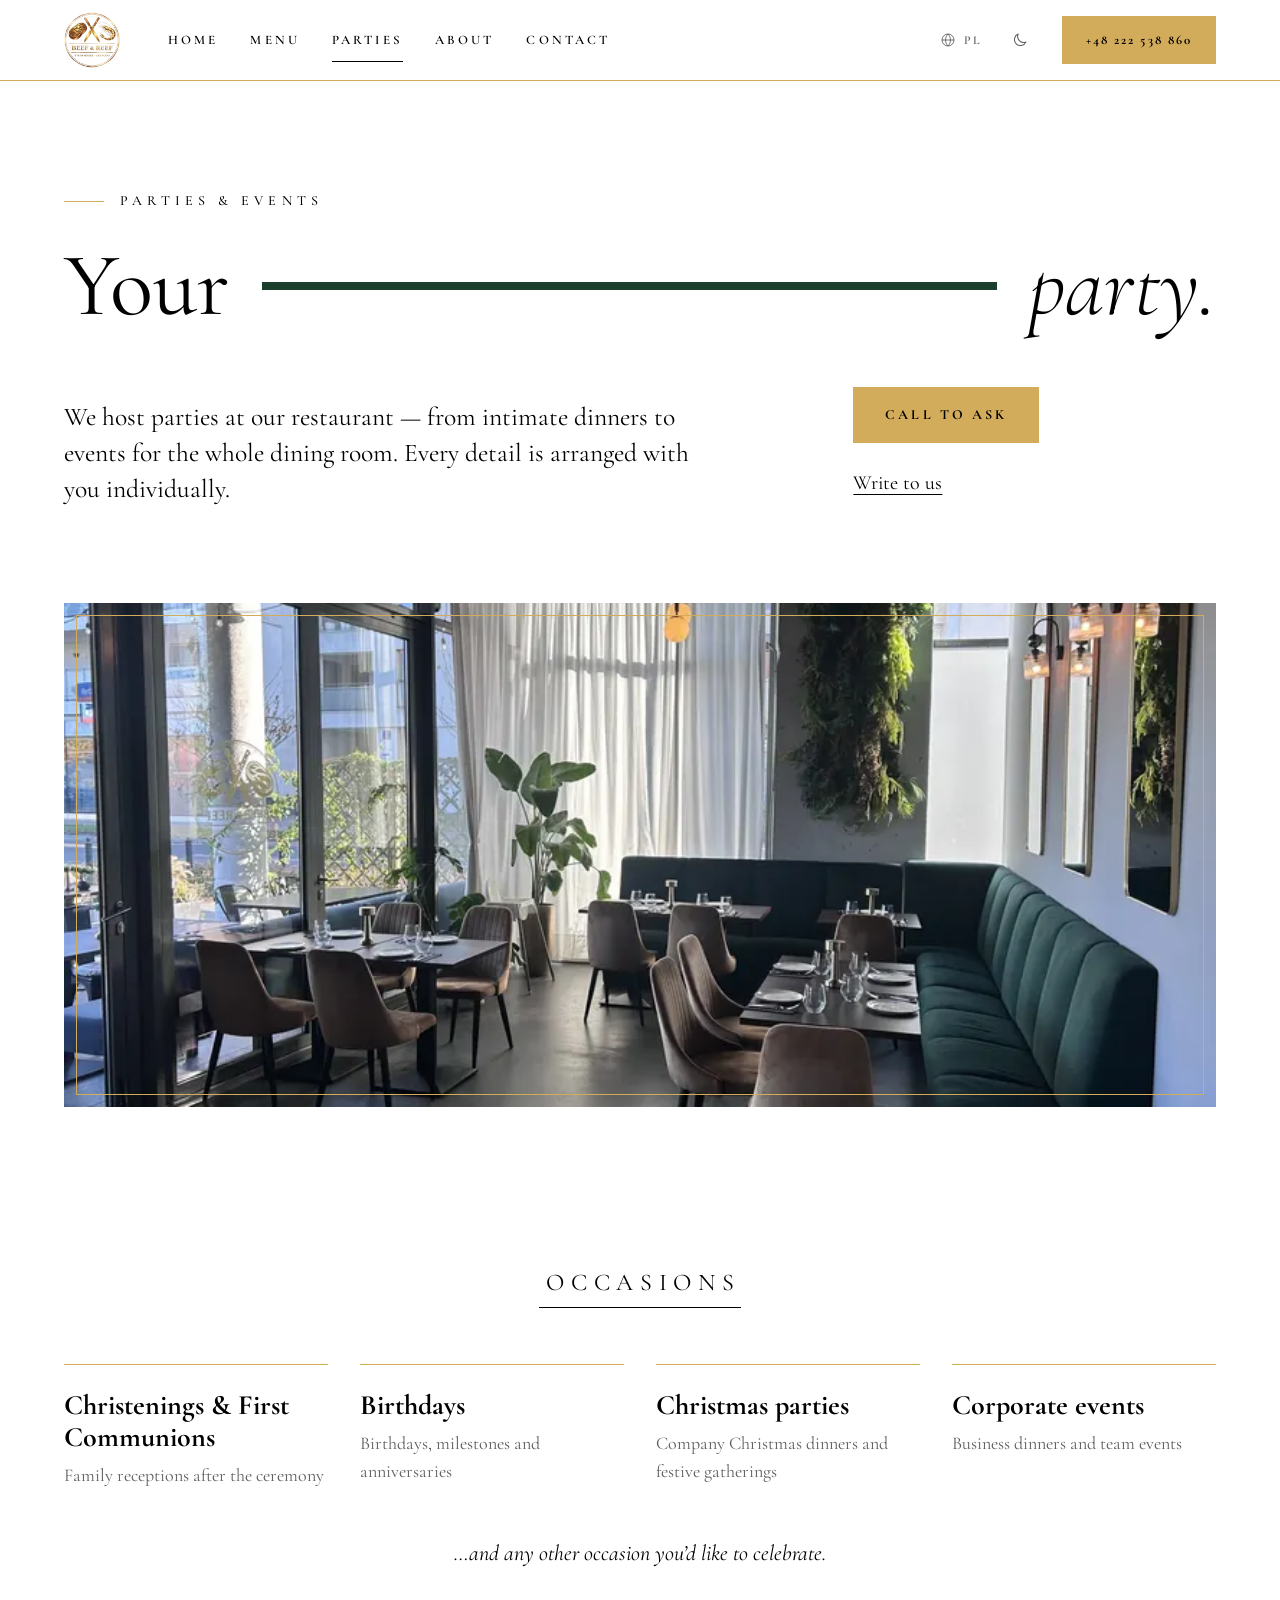
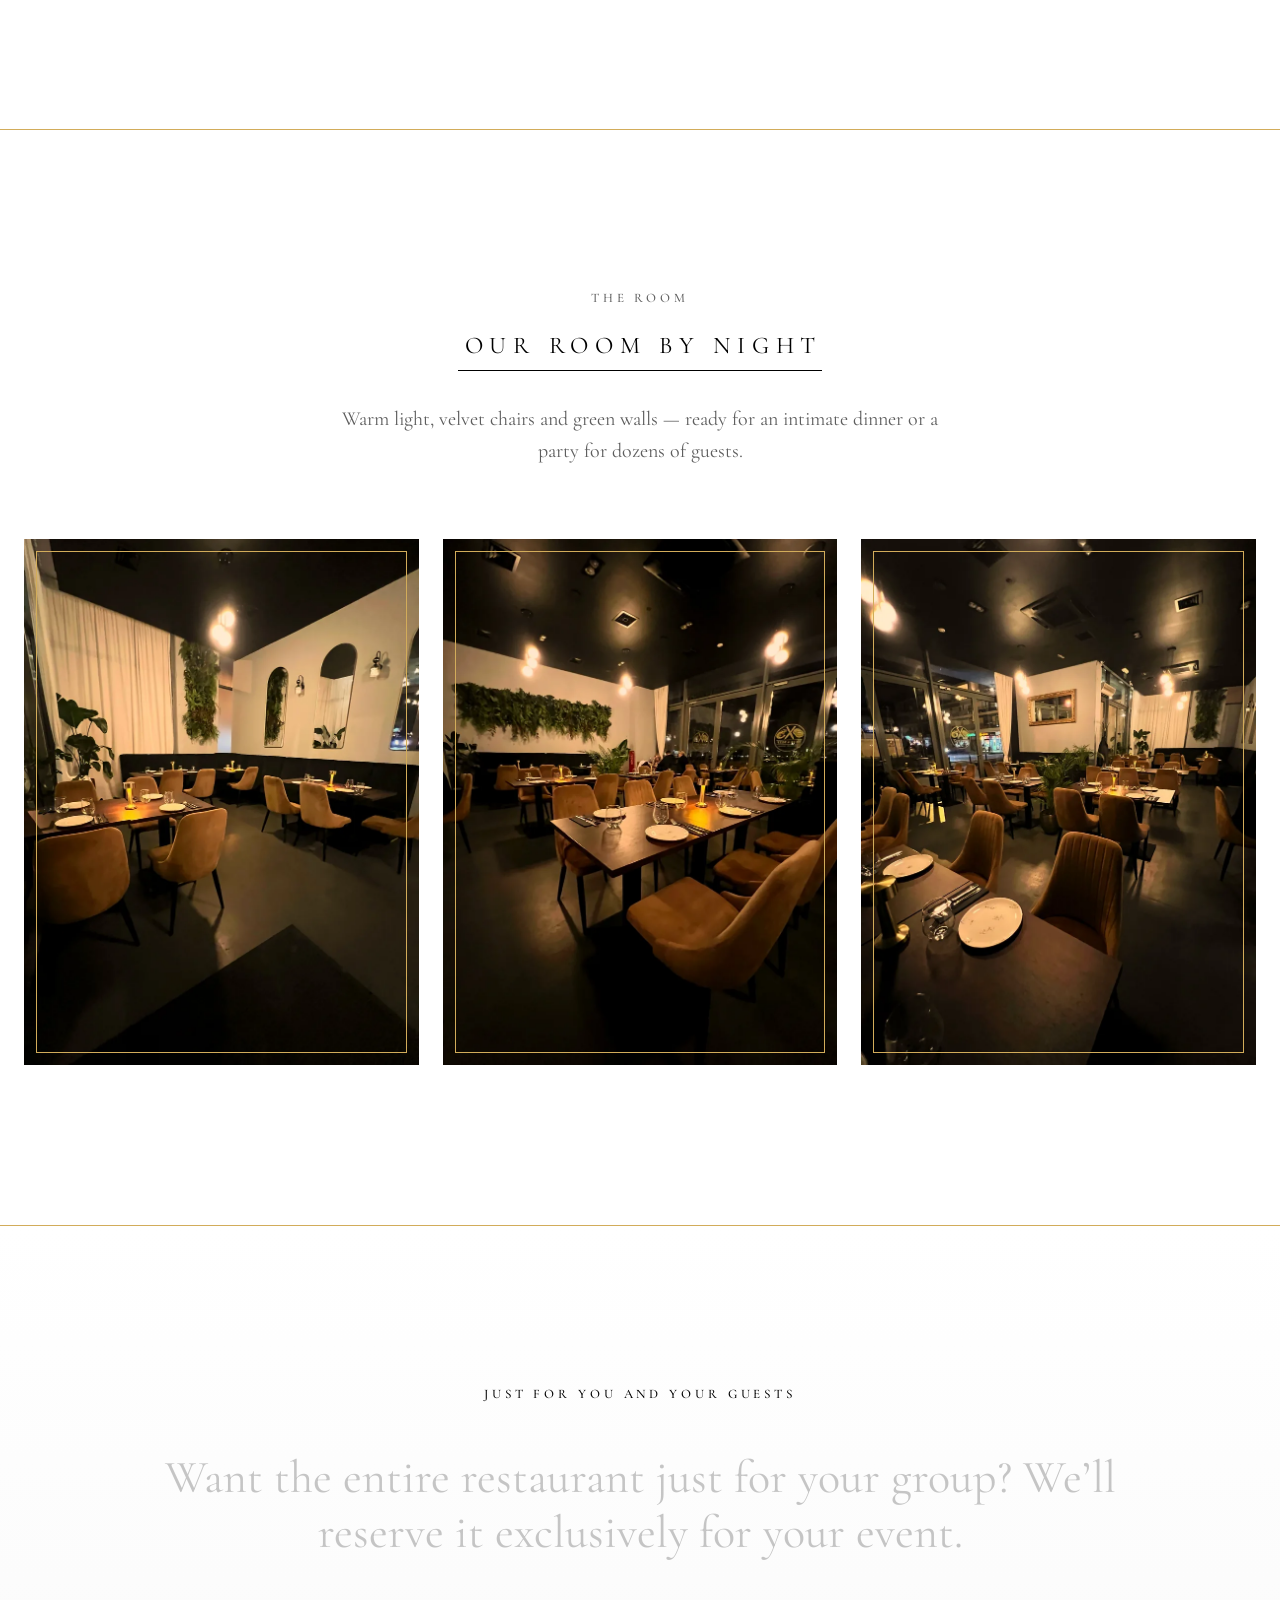
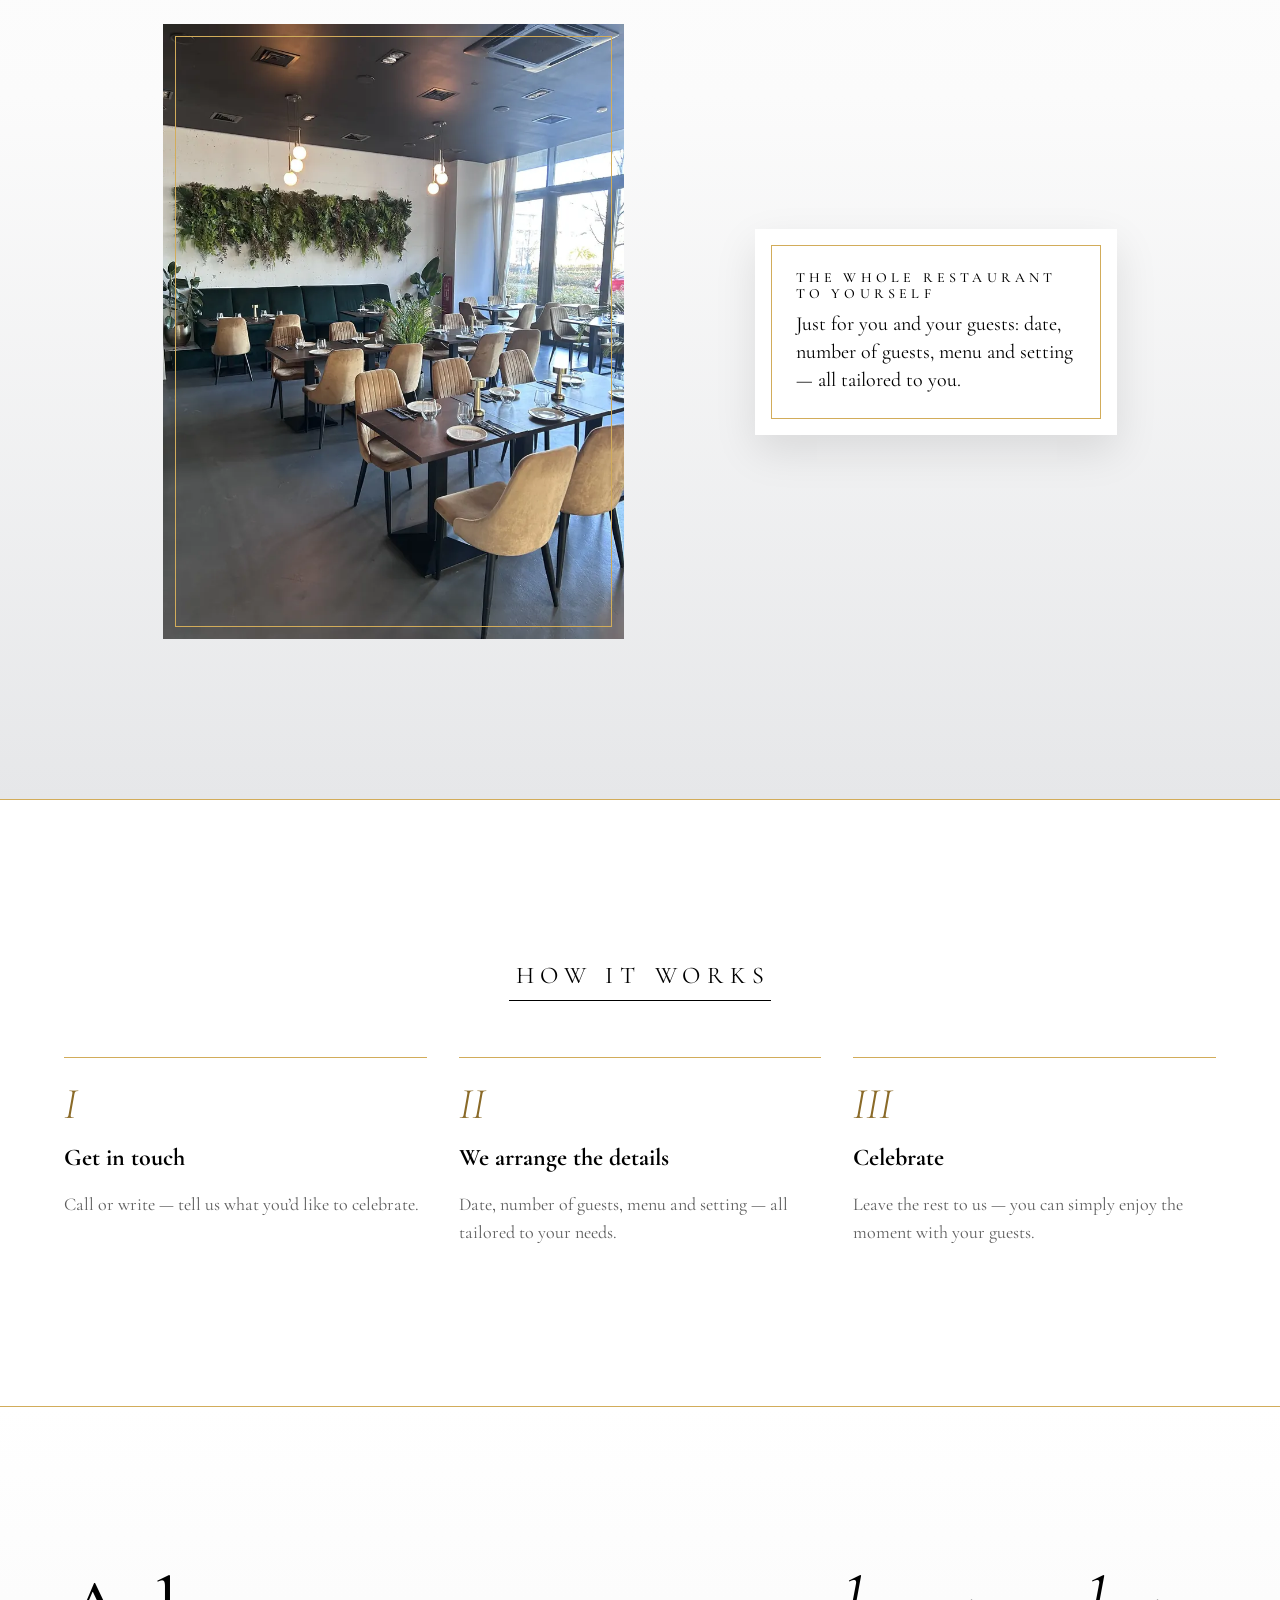
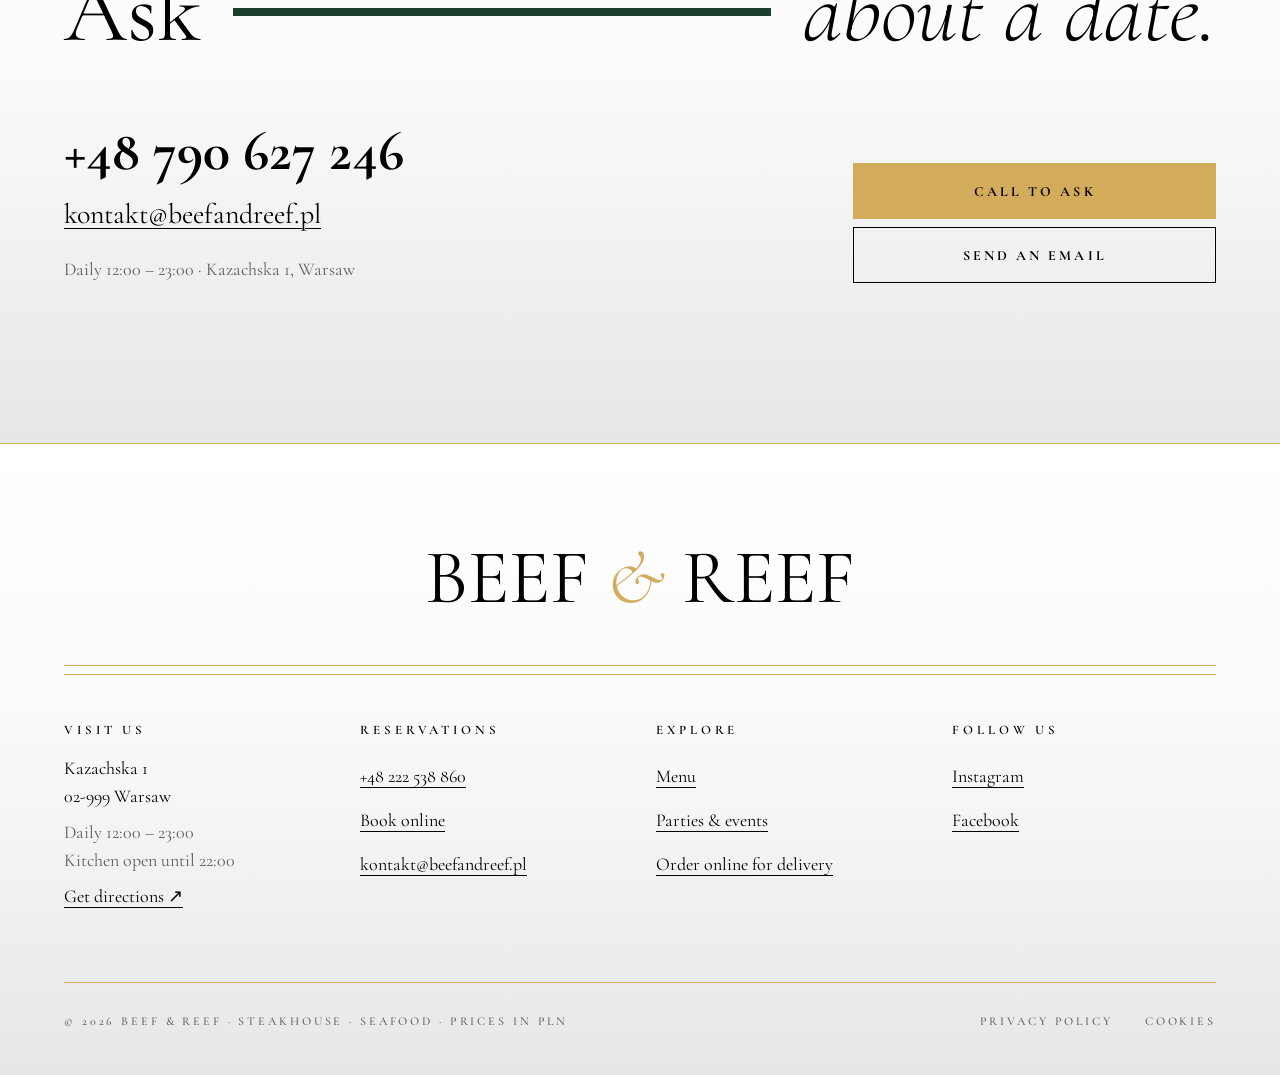
<file: docs/en/parties.html>
<!doctype html>
<html lang="en">
<head>
<meta charset="utf-8">
<meta name="viewport" content="width=device-width, initial-scale=1">
<meta name="robots" content="noindex, nofollow">
<title>Parties &amp; events — Beef &amp; Reef</title>
<meta name="description" content="Parties at Beef &amp; Reef in Wilanów: christenings and First Communions, birthdays, Christmas parties and corporate events. Exclusive hire of the whole restaurant. Call +48 790 627 246.">
<meta name="theme-color" content="#ffffff">
<meta name="color-scheme" content="light dark">
<meta property="og:title" content="Parties &amp; events — Beef &amp; Reef">
<meta property="og:description" content="Parties at Beef &amp; Reef in Wilanów: christenings and First Communions, birthdays, Christmas parties and corporate events. Exclusive hire of the whole restaurant. Call +48 790 627 246.">
<meta property="og:type" content="website">
<meta property="og:locale" content="en_GB">
<meta property="og:image" content="https://dacjandorniok.github.io/beef-and-reef-website/assets/img/og-image.jpg">
<meta property="og:url" content="https://dacjandorniok.github.io/beef-and-reef-website/en/parties.html">
<link rel="canonical" href="https://dacjandorniok.github.io/beef-and-reef-website/en/parties.html">
<link rel="alternate" hreflang="pl" href="https://dacjandorniok.github.io/beef-and-reef-website/przyjecia.html">
<link rel="alternate" hreflang="en" href="https://dacjandorniok.github.io/beef-and-reef-website/en/parties.html">
<link rel="alternate" hreflang="x-default" href="https://dacjandorniok.github.io/beef-and-reef-website/przyjecia.html">
<link rel="icon" type="image/png" sizes="32x32" href="../assets/img/favicon-32.png">
<link rel="apple-touch-icon" href="../assets/img/apple-touch-icon.png">
<link rel="preload" href="../assets/fonts/cormorant-garamond-latin-ext-400-normal.woff2" as="font" type="font/woff2" crossorigin>
<link rel="stylesheet" href="../assets/css/style.css?v=94fc8ac0">
<script>(function(){try{if('scrollRestoration' in history)history.scrollRestoration='manual'}catch(e){}var d=document.documentElement,t=null;try{t=localStorage.getItem('br-theme')}catch(e){}if(t!=='light'&&t!=='dark')t=window.matchMedia&&matchMedia('(prefers-color-scheme: dark)').matches?'dark':'light';d.setAttribute('data-theme',t)})()</script>
<noscript><style>.rx .float,.rx .rise,.rx .bar{opacity:1!important;transform:none!important}.rx .wd{color:var(--ink)}.rx .call.off{opacity:1;visibility:visible;transform:none}.rx .pbar.off{transform:none;visibility:visible}</style></noscript>
<script type="application/ld+json">{"@context": "https://schema.org", "@type": "Restaurant", "name": "Beef & Reef", "servesCuisine": ["Steakhouse", "Seafood"], "telephone": "+48222538860", "email": "kontakt@beefandreef.pl", "priceRange": "$$$", "address": {"@type": "PostalAddress", "streetAddress": "Kazachska 1", "postalCode": "02-999", "addressLocality": "Warszawa", "addressCountry": "PL"}, "openingHoursSpecification": [{"@type": "OpeningHoursSpecification", "dayOfWeek": ["Monday", "Tuesday", "Wednesday", "Thursday", "Friday", "Saturday", "Sunday"], "opens": "12:00", "closes": "23:00"}], "sameAs": ["https://www.facebook.com/beef.and.reef.wilanow", "https://www.instagram.com/beef.and.reef_steak_seafood"], "acceptsReservations": true}</script>
</head>
<body>

<div class="rx" data-i18n="{&quot;dark&quot;: &quot;Switch to dark mode&quot;, &quot;light&quot;: &quot;Switch to light mode&quot;, &quot;play&quot;: &quot;Resume slideshow&quot;, &quot;pause&quot;: &quot;Pause slideshow&quot;, &quot;mapTitle&quot;: &quot;Map: how to find Beef &amp; Reef, Kazachska 1, Warsaw&quot;}" lang="en">
  <a class="skip" href="#tresc">Skip to content</a>
  <header class="hdr">
    <div class="wrap hdr-in">
      <div class="hdr-l">
        <a class="logo" href="index.html" aria-label="Beef &amp; Reef — home"><img src="../assets/img/logo-seal-192.png" alt=""></a>
        <nav class="nav" aria-label="Main"><a href="index.html">HOME</a><a href="menu.html">MENU</a><a href="parties.html" aria-current="page">PARTIES</a><a href="index.html#o-nas">ABOUT</a><a href="index.html#kontakt">CONTACT</a></nav>
      </div>
      <div class="hdr-r">
        <a class="lang" href="../przyjecia.html" lang="pl" aria-label="PL — wersja polska"><svg aria-hidden="true" width="16" height="16" viewBox="0 0 24 24" fill="none" stroke="currentColor" stroke-width="1.3"><circle cx="12" cy="12" r="9"></circle><path d="M3 12h18M12 3c2.5 2.6 3.7 5.6 3.7 9s-1.2 6.4-3.7 9c-2.5-2.6-3.7-5.6-3.7-9s1.2-6.4 3.7-9z"></path></svg><span>PL</span></a>
        <button class="ghost" type="button" aria-pressed="false" aria-label="Switch to dark mode" title="Switch to dark mode" data-on-click="toggleTheme"><span class="ic-l"><svg aria-hidden="true" width="18" height="18" viewBox="0 0 24 24" fill="none" stroke="currentColor" stroke-width="1.4" stroke-linecap="round" stroke-linejoin="round"><path d="M20 14.5A8 8 0 0 1 9.5 4a8 8 0 1 0 10.5 10.5z"></path></svg></span><span class="ic-d"><svg aria-hidden="true" width="18" height="18" viewBox="0 0 24 24" fill="none" stroke="currentColor" stroke-width="1.4" stroke-linecap="round"><circle cx="12" cy="12" r="4.5"></circle><path d="M12 2v2.5M12 19.5V22M2 12h2.5M19.5 12H22M4.9 4.9l1.8 1.8M17.3 17.3l1.8 1.8M4.9 19.1l1.8-1.8M17.3 6.7l1.8-1.8"></path></svg></span></button>
        <div class="call" aria-hidden="false">
          <a class="btn btn-gold btn-m" href="tel:+48222538860" tabindex="0" aria-label="Call to book: +48 222 538 860"><span class="long">+48 222 538 860</span><span class="short">CALL</span></a>
        </div>
        <button id="rx-burger" class="icon-btn burger" type="button" aria-label="Open menu" aria-expanded="false" data-on-click="openDrawer"><span class="burger-i" aria-hidden="true"><span></span><span></span><span></span></span></button>
      </div>
    </div>
  </header>
  <div class="drawer-wrap" hidden>
    <div class="drawer" role="dialog" aria-modal="true" aria-label="Site menu">
      <div class="wrap drawer-top">
        <a class="logo" href="index.html" aria-label="Beef &amp; Reef — home"><img src="../assets/img/logo-seal-192.png" alt=""></a>
        <button id="rx-close" class="icon-btn" type="button" aria-label="Close menu" data-on-click="closeDrawer"><svg aria-hidden="true" width="18" height="18" viewBox="0 0 24 24" fill="none" stroke="currentColor" stroke-width="1.4" stroke-linecap="round"><path d="M5 5l14 14M19 5L5 19"></path></svg></button>
      </div>
      <nav class="wrap drawer-nav" aria-label="Main"><a href="index.html" data-on-click="closeDrawer">Home</a><a href="menu.html" data-on-click="closeDrawer">Menu</a><a href="parties.html" aria-current="page" data-on-click="closeDrawer">Parties &amp; events</a><a href="index.html#o-nas" data-on-click="closeDrawer">About</a><a href="index.html#kontakt" data-on-click="closeDrawer">Contact</a></nav>
      <div class="wrap drawer-foot">
        <a class="btn btn-gold" href="tel:+48222538860">Call · +48 222 538 860</a>
        <a class="btn btn-line" href="https://online.beefandreef.pl/booking">Book online</a>
        <div class="row">
          <a class="lang" href="../przyjecia.html" lang="pl" aria-label="PL — wersja polska" style="padding-left: 0"><svg aria-hidden="true" width="16" height="16" viewBox="0 0 24 24" fill="none" stroke="currentColor" stroke-width="1.3"><circle cx="12" cy="12" r="9"></circle><path d="M3 12h18M12 3c2.5 2.6 3.7 5.6 3.7 9s-1.2 6.4-3.7 9c-2.5-2.6-3.7-5.6-3.7-9s1.2-6.4 3.7-9z"></path></svg><span>PL</span></a>
          <button class="ghost" type="button" aria-pressed="false" aria-label="Switch to dark mode" data-on-click="toggleTheme"><span class="ic-l"><svg aria-hidden="true" width="18" height="18" viewBox="0 0 24 24" fill="none" stroke="currentColor" stroke-width="1.4" stroke-linecap="round" stroke-linejoin="round"><path d="M20 14.5A8 8 0 0 1 9.5 4a8 8 0 1 0 10.5 10.5z"></path></svg></span><span class="ic-d"><svg aria-hidden="true" width="18" height="18" viewBox="0 0 24 24" fill="none" stroke="currentColor" stroke-width="1.4" stroke-linecap="round"><circle cx="12" cy="12" r="4.5"></circle><path d="M12 2v2.5M12 19.5V22M2 12h2.5M19.5 12H22M4.9 4.9l1.8 1.8M17.3 17.3l1.8 1.8M4.9 19.1l1.8-1.8M17.3 6.7l1.8-1.8"></path></svg></span></button>
        </div>
        <p class="label">DAILY 12:00 – 23:00 · KITCHEN UNTIL 22:00</p>
        <p class="info">Kazachska 1, Warsaw</p>
      </div>
    </div>
  </div>
  <main id="tresc" tabindex="-1">
  <section class="js-hero phead" aria-labelledby="party-h1">
    <div class="wrap">
      <p class="float kicker">PARTIES &amp; EVENTS</p>
      <h1 id="party-h1" class="split"><span class="float">Your</span> <span class="bar" aria-hidden="true"></span> <span class="float d1 b">party.</span></h1>
      <div class="phead-row">
        <p class="float d2 lead">We host parties at our restaurant — from intimate dinners to events for the whole dining room. Every detail is arranged with you individually.</p>
        <div class="float d3 side">
          <a class="btn btn-gold" href="tel:+48790627246">Call to ask</a>
          <a class="u tlink" href="mailto:kontakt@beefandreef.pl?subject=Party%20enquiry">Write to us</a>
        </div>
      </div>
    </div>
  </section>
  <div data-rv="photo" class=" wrap">
    <figure class="rise pic wide-ph"><img src="../assets/img/sala.webp" srcset="../assets/img/sala-800.webp 800w, ../assets/img/sala.webp 1600w" sizes="(max-width: 899px) 100vw, 60vw" alt="The sunlit Beef & Reef dining room: tables set for dinner, green velvet banquettes, glass wall" loading="lazy"><span class="frame" aria-hidden="true"></span></figure>
  </div>

  <section data-rv="occ" class=" sec" aria-labelledby="occasions-title">
    <div class="wrap">
      <div class="center"><h2 id="occasions-title" class="rise stitle">Occasions</h2></div>
      <ul class="occ"><li class="rise d1"><h3>Christenings & First Communions</h3><p>Family receptions after the ceremony</p></li><li class="rise d2"><h3>Birthdays</h3><p>Birthdays, milestones and anniversaries</p></li><li class="rise d3"><h3>Christmas parties</h3><p>Company Christmas dinners and festive gatherings</p></li><li class="rise d4"><h3>Corporate events</h3><p>Business dinners and team events</p></li></ul>
      <p class="rise occ-more">…and any other occasion you’d like to celebrate.</p>
    </div>
  </section>

  <section data-rv="gal" class="sec ruled gal-sec" aria-labelledby="gal-title">
    <div class="wrap">
      <div class="center"><p class="rise label gal-k">THE ROOM</p><h2 id="gal-title" class="rise stitle">Our room by night</h2><p class="rise gal-lead">Warm light, velvet chairs and green walls — ready for an intimate dinner or a party for dozens of guests.</p></div>
      <ul class="gal" role="list" tabindex="0" aria-label="Our room by night">
        <li class="rise d1"><figure class="pic"><img src="../assets/img/sala-wieczor-loze.webp" srcset="../assets/img/sala-wieczor-loze-800.webp 800w, ../assets/img/sala-wieczor-loze.webp 1200w" sizes="(max-width: 899px) 100vw, 60vw" alt="Tables by the banquettes in warm lamplight, arched mirrors and green plants" loading="lazy"><span class="frame" aria-hidden="true"></span></figure></li>
        <li class="rise d2"><figure class="pic"><img src="../assets/img/sala-wieczor-stol.webp" srcset="../assets/img/sala-wieczor-stol-800.webp 800w, ../assets/img/sala-wieczor-stol.webp 1200w" sizes="(max-width: 899px) 100vw, 60vw" alt="A long table set for a party, velvet chairs and a living plant wall" loading="lazy"><span class="frame" aria-hidden="true"></span></figure></li>
        <li class="rise d3"><figure class="pic"><img src="../assets/img/sala-wieczor-okna.webp" srcset="../assets/img/sala-wieczor-okna-800.webp 800w, ../assets/img/sala-wieczor-okna.webp 1200w" sizes="(max-width: 899px) 100vw, 60vw" alt="The dining room at night: tables with gold lamps, a glass wall onto the street" loading="lazy"><span class="frame" aria-hidden="true"></span></figure></li>
      </ul>
    </div>
  </section>

  <section data-rv="excl" class=" sec on-ground ruled excl center" aria-labelledby="exclusive-title">
    <div class="wrap">
      <h2 id="exclusive-title" class="rise label" style="margin-bottom: 48px; color: var(--ink)">JUST FOR YOU AND YOUR GUESTS</h2>
      <p id="stmt3" class="stmt"><span class="wd">Want </span><span class="wd k">the </span><span class="wd k">entire </span><span class="wd k">restaurant </span><span class="wd k">just </span><span class="wd k">for </span><span class="wd k">your </span><span class="wd k">group? </span><span class="wd">We’ll </span><span class="wd">reserve </span><span class="wd">it </span><span class="wd k">exclusively </span><span class="wd">for </span><span class="wd">your </span><span class="wd">event. </span></p>
      <div class="excl-grid">
        <figure class="rise d1 pic"><img src="../assets/img/sala-pion.webp" srcset="../assets/img/sala-pion-800.webp 800w, ../assets/img/sala-pion.webp 1200w" sizes="(max-width: 899px) 100vw, 60vw" alt="The Beef & Reef dining room: tables set for dinner, a living plant wall and pendant lights" loading="lazy"><span class="frame" aria-hidden="true"></span></figure>
        <div class="rise d2 callout"><div class="callout-in"><p class="h">The whole restaurant to yourself</p><p class="v">Just for you and your guests: date, number of guests, menu and setting — all tailored to you.</p></div></div>
      </div>
    </div>
  </section>

  <section data-rv="how" class=" sec ruled" aria-labelledby="how-title">
    <div class="wrap">
      <div class="center"><h2 id="how-title" class="rise stitle">How it works</h2></div>
      <ol class="steps"><li class="rise d1"><span class="num" aria-hidden="true">I</span><p class="li-h">Get in touch</p><p class="li-p" style="margin-top: 0">Call or write — tell us what you’d like to celebrate.</p></li><li class="rise d2"><span class="num" aria-hidden="true">II</span><p class="li-h">We arrange the details</p><p class="li-p" style="margin-top: 0">Date, number of guests, menu and setting — all tailored to your needs.</p></li><li class="rise d3"><span class="num" aria-hidden="true">III</span><p class="li-h">Celebrate</p><p class="li-p" style="margin-top: 0">Leave the rest to us — you can simply enjoy the moment with your guests.</p></li></ol>
    </div>
  </section>

  <section id="zapytanie" data-rv="ask" class=" sec on-ground ruled" aria-labelledby="ask-title">
    <div class="wrap">
      <h2 id="ask-title" class="split"><span class="float">Ask</span> <span class="bar" aria-hidden="true"></span> <span class="float d1 b">about a date.</span></h2>
      <div class="ask">
        <div class="rise l">
          <a href="tel:+48790627246" style="font-size: clamp(36px, 4.4vw, 64px); line-height: 1.1; font-weight: 700; white-space: nowrap">+48 790 627 246</a>
          <a class="u mail" href="mailto:kontakt@beefandreef.pl?subject=Party%20enquiry">kontakt@beefandreef.pl</a>
          <p class="line">Daily 12:00 – 23:00 · Kazachska 1, Warsaw</p>
        </div>
        <div class="rise d1 r"><a class="btn btn-gold" href="tel:+48790627246">Call to ask</a><a class="btn btn-line" href="mailto:kontakt@beefandreef.pl?subject=Party%20enquiry">Send an email</a></div>
      </div>
    </div>
  </section>
  </main>
  <footer class="foot" aria-label="Footer">
    <div class="wrap">
      <p class="foot-word">BEEF <i class="amp">&amp;</i> REEF</p>
      <div class="dbl" aria-hidden="true"><span></span><span></span></div>
      <div class="foot-cols">
        <div><h2>Visit us</h2><p>Kazachska 1<br>02-999 Warsaw</p><p class="muted" style="margin-top: 8px">Daily 12:00 – 23:00<br>Kitchen open until 22:00</p><ul><li><a class="u" href="https://www.google.com/maps/dir/?api=1&amp;destination=Beef%20%26%20Reef%2C%20Kazachska%201%2C%2002-999%20Warszawa" target="_blank" rel="noopener">Get directions ↗</a></li></ul></div>
        <div><h2>Reservations</h2><ul><li><a class="u nw" href="tel:+48222538860">+48 222 538 860</a></li><li><a class="u" href="https://online.beefandreef.pl/booking">Book online</a></li><li><a class="u" href="mailto:kontakt@beefandreef.pl">kontakt@beefandreef.pl</a></li></ul></div>
        <div><h2>Explore</h2><ul><li><a class="u" href="menu.html">Menu</a></li><li><a class="u" href="parties.html">Parties &amp; events</a></li><li><a class="u" href="https://online.beefandreef.pl/delivery">Order online for delivery</a></li></ul></div>
        <div><h2>Follow us</h2><ul><li><a class="u" href="https://www.instagram.com/beef.and.reef_steak_seafood">Instagram</a></li><li><a class="u" href="https://www.facebook.com/beef.and.reef.wilanow">Facebook</a></li></ul></div>
      </div>
      <div class="foot-bot">
        <span>© 2026 BEEF &amp; REEF · STEAKHOUSE · SEAFOOD · PRICES IN PLN</span>
        <nav class="links" aria-label="Legal information"><a href="privacy.html">PRIVACY POLICY</a><a href="cookies.html">COOKIES</a></nav>
      </div>
    </div>
  </footer>
  <div class="pbar">
    <a class="btn btn-gold" href="tel:+48790627246">CALL</a>
    <a class="btn btn-line" href="mailto:kontakt@beefandreef.pl?subject=Party%20enquiry">EMAIL</a>
  </div>
</div>
<script src="../assets/js/main.js?v=befb1270" defer></script>
</body>
</html>
</file>
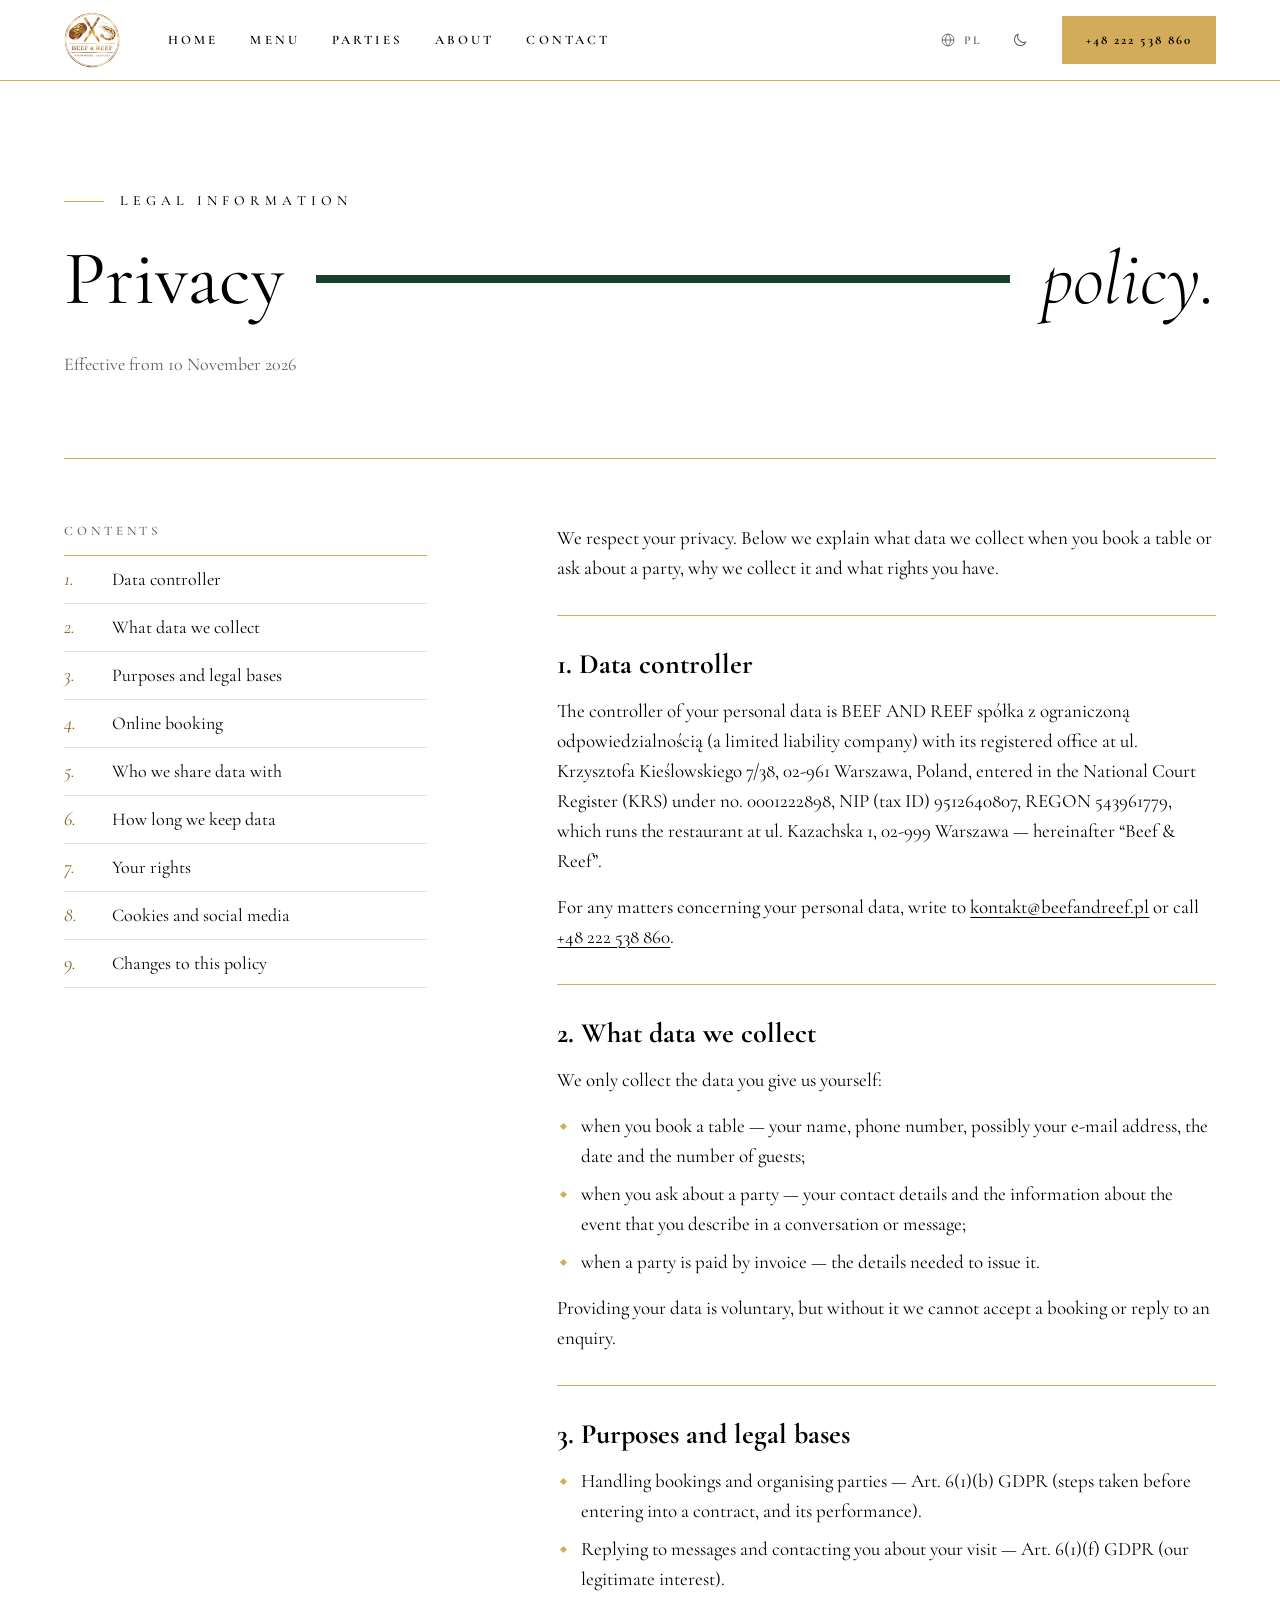
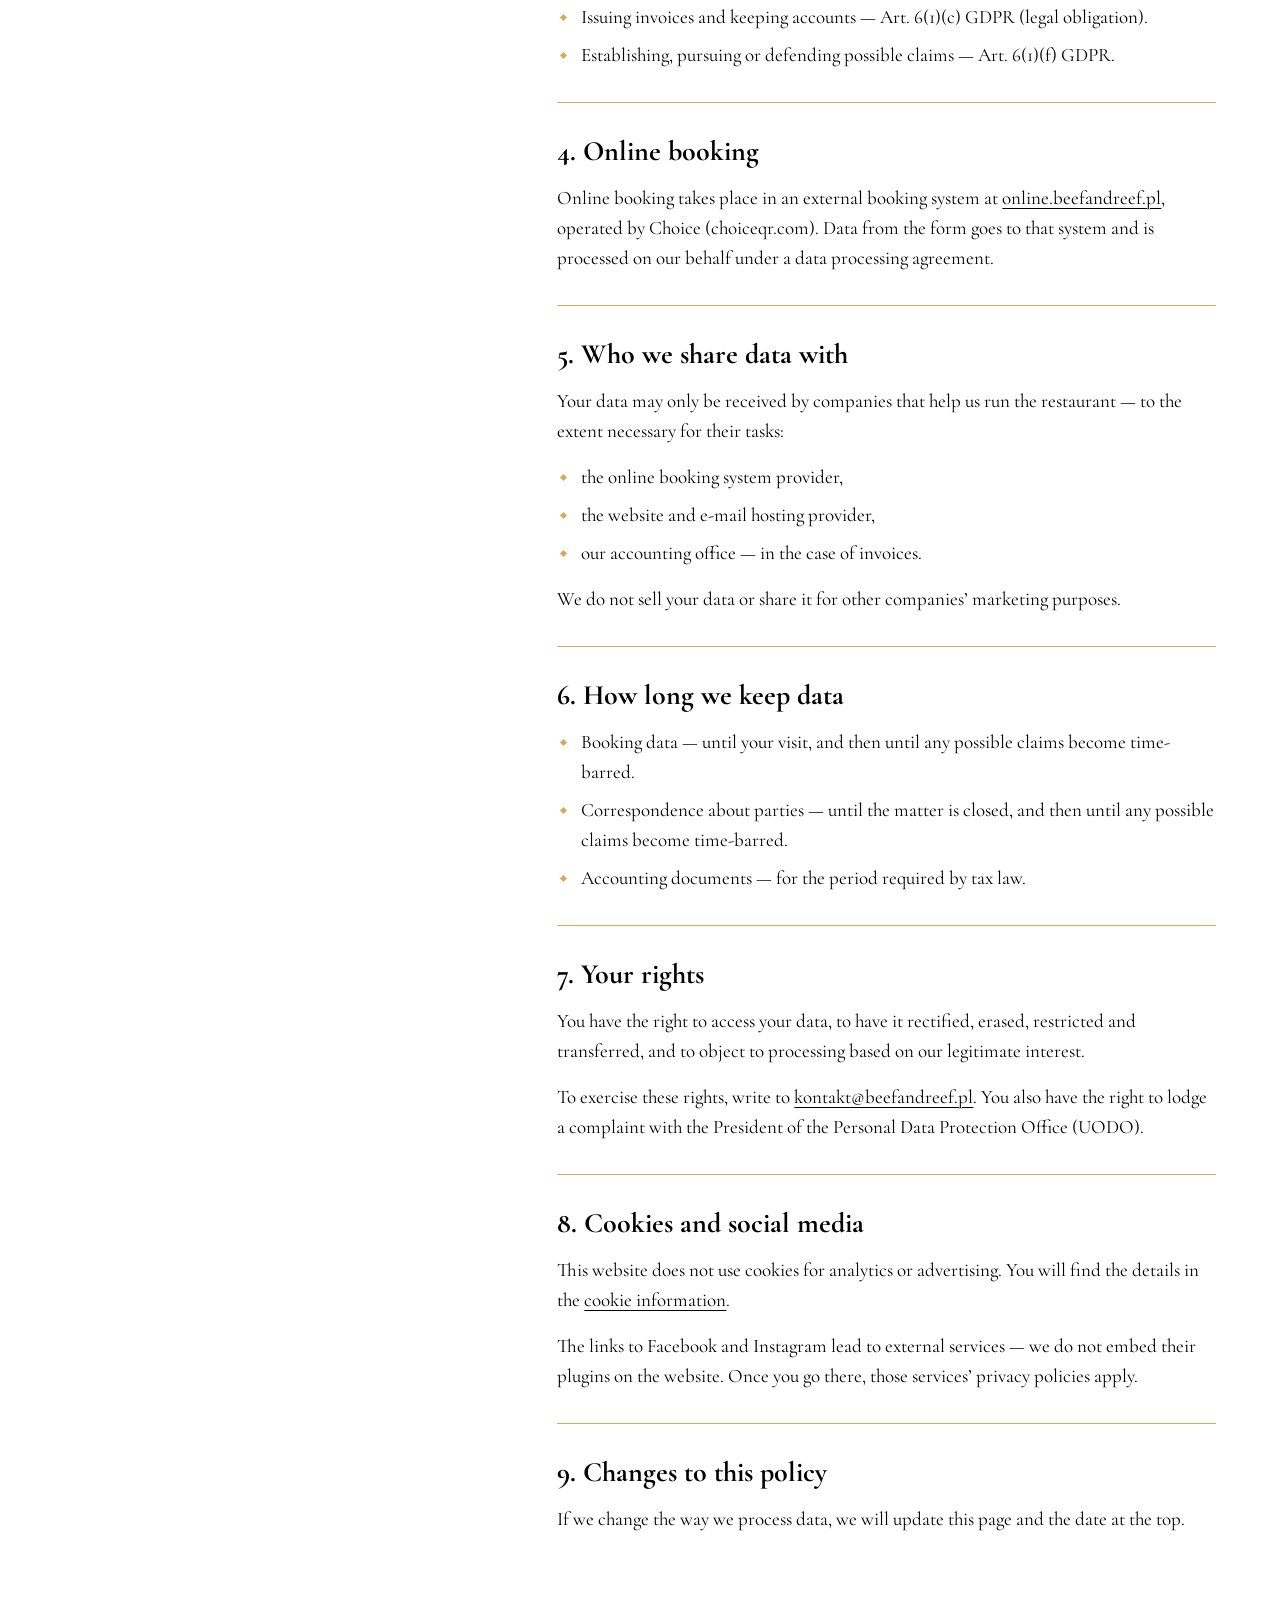
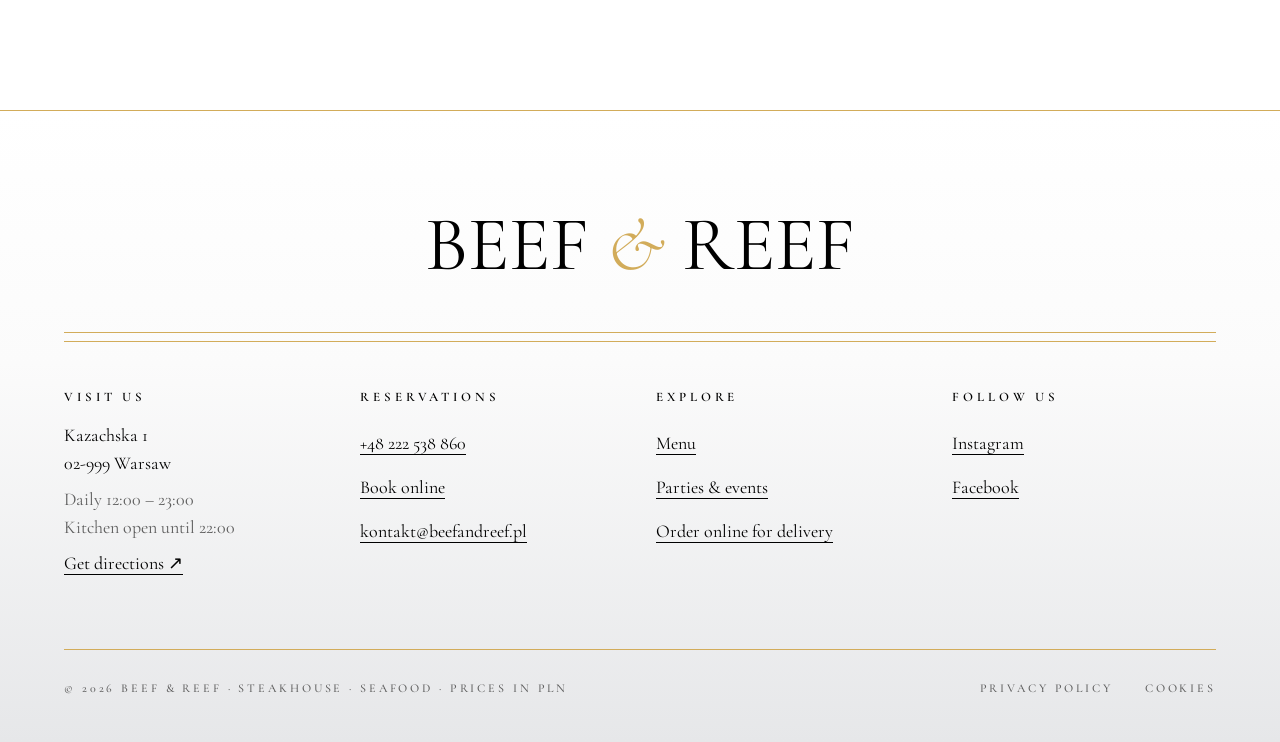
<file: docs/en/privacy.html>
<!doctype html>
<html lang="en">
<head>
<meta charset="utf-8">
<meta name="viewport" content="width=device-width, initial-scale=1">
<meta name="robots" content="noindex, nofollow">
<title>Privacy policy — Beef &amp; Reef</title>
<meta name="description" content="What data Beef &amp; Reef collects when you book a table or ask about a party, why, and what rights you have.">
<meta name="theme-color" content="#ffffff">
<meta name="color-scheme" content="light dark">
<meta property="og:title" content="Privacy policy — Beef &amp; Reef">
<meta property="og:description" content="What data Beef &amp; Reef collects when you book a table or ask about a party, why, and what rights you have.">
<meta property="og:type" content="website">
<meta property="og:locale" content="en_GB">
<meta property="og:image" content="https://dacjandorniok.github.io/beef-and-reef-website/assets/img/og-image.jpg">
<meta property="og:url" content="https://dacjandorniok.github.io/beef-and-reef-website/en/privacy.html">
<link rel="canonical" href="https://dacjandorniok.github.io/beef-and-reef-website/en/privacy.html">
<link rel="alternate" hreflang="pl" href="https://dacjandorniok.github.io/beef-and-reef-website/polityka-prywatnosci.html">
<link rel="alternate" hreflang="en" href="https://dacjandorniok.github.io/beef-and-reef-website/en/privacy.html">
<link rel="alternate" hreflang="x-default" href="https://dacjandorniok.github.io/beef-and-reef-website/polityka-prywatnosci.html">
<link rel="icon" type="image/png" sizes="32x32" href="../assets/img/favicon-32.png">
<link rel="apple-touch-icon" href="../assets/img/apple-touch-icon.png">
<link rel="preload" href="../assets/fonts/cormorant-garamond-latin-ext-400-normal.woff2" as="font" type="font/woff2" crossorigin>
<link rel="stylesheet" href="../assets/css/style.css?v=94fc8ac0">
<script>(function(){try{if('scrollRestoration' in history)history.scrollRestoration='manual'}catch(e){}var d=document.documentElement,t=null;try{t=localStorage.getItem('br-theme')}catch(e){}if(t!=='light'&&t!=='dark')t=window.matchMedia&&matchMedia('(prefers-color-scheme: dark)').matches?'dark':'light';d.setAttribute('data-theme',t)})()</script>
<noscript><style>.rx .float,.rx .rise,.rx .bar{opacity:1!important;transform:none!important}.rx .wd{color:var(--ink)}.rx .call.off{opacity:1;visibility:visible;transform:none}.rx .pbar.off{transform:none;visibility:visible}</style></noscript>
<script type="application/ld+json">{"@context": "https://schema.org", "@type": "Restaurant", "name": "Beef & Reef", "servesCuisine": ["Steakhouse", "Seafood"], "telephone": "+48222538860", "email": "kontakt@beefandreef.pl", "priceRange": "$$$", "address": {"@type": "PostalAddress", "streetAddress": "Kazachska 1", "postalCode": "02-999", "addressLocality": "Warszawa", "addressCountry": "PL"}, "openingHoursSpecification": [{"@type": "OpeningHoursSpecification", "dayOfWeek": ["Monday", "Tuesday", "Wednesday", "Thursday", "Friday", "Saturday", "Sunday"], "opens": "12:00", "closes": "23:00"}], "sameAs": ["https://www.facebook.com/beef.and.reef.wilanow", "https://www.instagram.com/beef.and.reef_steak_seafood"], "acceptsReservations": true}</script>
</head>
<body>

<div class="rx" data-i18n="{&quot;dark&quot;: &quot;Switch to dark mode&quot;, &quot;light&quot;: &quot;Switch to light mode&quot;, &quot;play&quot;: &quot;Resume slideshow&quot;, &quot;pause&quot;: &quot;Pause slideshow&quot;, &quot;mapTitle&quot;: &quot;Map: how to find Beef &amp; Reef, Kazachska 1, Warsaw&quot;}" lang="en">
  <a class="skip" href="#tresc">Skip to content</a>
  <header class="hdr">
    <div class="wrap hdr-in">
      <div class="hdr-l">
        <a class="logo" href="index.html" aria-label="Beef &amp; Reef — home"><img src="../assets/img/logo-seal-192.png" alt=""></a>
        <nav class="nav" aria-label="Main"><a href="index.html">HOME</a><a href="menu.html">MENU</a><a href="parties.html">PARTIES</a><a href="index.html#o-nas">ABOUT</a><a href="index.html#kontakt">CONTACT</a></nav>
      </div>
      <div class="hdr-r">
        <a class="lang" href="../polityka-prywatnosci.html" lang="pl" aria-label="PL — wersja polska"><svg aria-hidden="true" width="16" height="16" viewBox="0 0 24 24" fill="none" stroke="currentColor" stroke-width="1.3"><circle cx="12" cy="12" r="9"></circle><path d="M3 12h18M12 3c2.5 2.6 3.7 5.6 3.7 9s-1.2 6.4-3.7 9c-2.5-2.6-3.7-5.6-3.7-9s1.2-6.4 3.7-9z"></path></svg><span>PL</span></a>
        <button class="ghost" type="button" aria-pressed="false" aria-label="Switch to dark mode" title="Switch to dark mode" data-on-click="toggleTheme"><span class="ic-l"><svg aria-hidden="true" width="18" height="18" viewBox="0 0 24 24" fill="none" stroke="currentColor" stroke-width="1.4" stroke-linecap="round" stroke-linejoin="round"><path d="M20 14.5A8 8 0 0 1 9.5 4a8 8 0 1 0 10.5 10.5z"></path></svg></span><span class="ic-d"><svg aria-hidden="true" width="18" height="18" viewBox="0 0 24 24" fill="none" stroke="currentColor" stroke-width="1.4" stroke-linecap="round"><circle cx="12" cy="12" r="4.5"></circle><path d="M12 2v2.5M12 19.5V22M2 12h2.5M19.5 12H22M4.9 4.9l1.8 1.8M17.3 17.3l1.8 1.8M4.9 19.1l1.8-1.8M17.3 6.7l1.8-1.8"></path></svg></span></button>
        <div class="call" aria-hidden="false">
          <a class="btn btn-gold btn-m" href="tel:+48222538860" tabindex="0" aria-label="Call to book: +48 222 538 860"><span class="long">+48 222 538 860</span><span class="short">CALL</span></a>
        </div>
        <button id="rx-burger" class="icon-btn burger" type="button" aria-label="Open menu" aria-expanded="false" data-on-click="openDrawer"><span class="burger-i" aria-hidden="true"><span></span><span></span><span></span></span></button>
      </div>
    </div>
  </header>
  <div class="drawer-wrap" hidden>
    <div class="drawer" role="dialog" aria-modal="true" aria-label="Site menu">
      <div class="wrap drawer-top">
        <a class="logo" href="index.html" aria-label="Beef &amp; Reef — home"><img src="../assets/img/logo-seal-192.png" alt=""></a>
        <button id="rx-close" class="icon-btn" type="button" aria-label="Close menu" data-on-click="closeDrawer"><svg aria-hidden="true" width="18" height="18" viewBox="0 0 24 24" fill="none" stroke="currentColor" stroke-width="1.4" stroke-linecap="round"><path d="M5 5l14 14M19 5L5 19"></path></svg></button>
      </div>
      <nav class="wrap drawer-nav" aria-label="Main"><a href="index.html" data-on-click="closeDrawer">Home</a><a href="menu.html" data-on-click="closeDrawer">Menu</a><a href="parties.html" data-on-click="closeDrawer">Parties &amp; events</a><a href="index.html#o-nas" data-on-click="closeDrawer">About</a><a href="index.html#kontakt" data-on-click="closeDrawer">Contact</a></nav>
      <div class="wrap drawer-foot">
        <a class="btn btn-gold" href="tel:+48222538860">Call · +48 222 538 860</a>
        <a class="btn btn-line" href="https://online.beefandreef.pl/booking">Book online</a>
        <div class="row">
          <a class="lang" href="../polityka-prywatnosci.html" lang="pl" aria-label="PL — wersja polska" style="padding-left: 0"><svg aria-hidden="true" width="16" height="16" viewBox="0 0 24 24" fill="none" stroke="currentColor" stroke-width="1.3"><circle cx="12" cy="12" r="9"></circle><path d="M3 12h18M12 3c2.5 2.6 3.7 5.6 3.7 9s-1.2 6.4-3.7 9c-2.5-2.6-3.7-5.6-3.7-9s1.2-6.4 3.7-9z"></path></svg><span>PL</span></a>
          <button class="ghost" type="button" aria-pressed="false" aria-label="Switch to dark mode" data-on-click="toggleTheme"><span class="ic-l"><svg aria-hidden="true" width="18" height="18" viewBox="0 0 24 24" fill="none" stroke="currentColor" stroke-width="1.4" stroke-linecap="round" stroke-linejoin="round"><path d="M20 14.5A8 8 0 0 1 9.5 4a8 8 0 1 0 10.5 10.5z"></path></svg></span><span class="ic-d"><svg aria-hidden="true" width="18" height="18" viewBox="0 0 24 24" fill="none" stroke="currentColor" stroke-width="1.4" stroke-linecap="round"><circle cx="12" cy="12" r="4.5"></circle><path d="M12 2v2.5M12 19.5V22M2 12h2.5M19.5 12H22M4.9 4.9l1.8 1.8M17.3 17.3l1.8 1.8M4.9 19.1l1.8-1.8M17.3 6.7l1.8-1.8"></path></svg></span></button>
        </div>
        <p class="label">DAILY 12:00 – 23:00 · KITCHEN UNTIL 22:00</p>
        <p class="info">Kazachska 1, Warsaw</p>
      </div>
    </div>
  </div>
  <main id="tresc" tabindex="-1">
  <section class="js-hero lhead" aria-labelledby="legal-h1">
    <div class="wrap">
      <p class="float kicker">LEGAL INFORMATION</p>
      <h1 id="legal-h1" class="split"><span class="float">Privacy</span> <span class="bar" aria-hidden="true"></span> <span class="float d1 b">policy.</span></h1>
      <p class="float d2 since">Effective from 10 November 2026</p>
    </div>
  </section>
  <div class="wrap">
    <div class="lgrid ruled" style="padding-top: 64px">
      <aside class="laside"><div class="laside-in"><nav class="toc" aria-labelledby="toc-h"><h2 id="toc-h" class="label">CONTENTS</h2><ol><li><a href="#pp-1"><span class="n">1.</span><span>Data controller</span></a></li><li><a href="#pp-2"><span class="n">2.</span><span>What data we collect</span></a></li><li><a href="#pp-3"><span class="n">3.</span><span>Purposes and legal bases</span></a></li><li><a href="#pp-4"><span class="n">4.</span><span>Online booking</span></a></li><li><a href="#pp-5"><span class="n">5.</span><span>Who we share data with</span></a></li><li><a href="#pp-6"><span class="n">6.</span><span>How long we keep data</span></a></li><li><a href="#pp-7"><span class="n">7.</span><span>Your rights</span></a></li><li><a href="#pp-8"><span class="n">8.</span><span>Cookies and social media</span></a></li><li><a href="#pp-9"><span class="n">9.</span><span>Changes to this policy</span></a></li></ol></nav></div></aside>
      <div class="lmain">
      <p class="llead">We respect your privacy. Below we explain what data we collect when you book a table or ask about a party, why we collect it and what rights you have.</p>
    <section id="pp-1" aria-labelledby="pp-1-h">
      <h2 id="pp-1-h">1. Data controller</h2>
      <p>The controller of your personal data is BEEF AND REEF spółka z ograniczoną odpowiedzialnością (a limited liability company) with its registered office at ul. Krzysztofa Kieślowskiego 7/38, 02-961 Warszawa, Poland, entered in the National Court Register (KRS) under no. 0001222898, NIP (tax ID) 9512640807, REGON 543961779, which runs the restaurant at ul. Kazachska 1, 02-999 Warszawa — hereinafter “Beef &amp; Reef”.</p>
      <p>For any matters concerning your personal data, write to <a class="u" href="mailto:kontakt@beefandreef.pl">kontakt@beefandreef.pl</a> or call <a class="u nowrap" href="tel:+48222538860">+48 222 538 860</a>.</p>
      </section>
      <section id="pp-2" aria-labelledby="pp-2-h">
      <h2 id="pp-2-h">2. What data we collect</h2>
      <p>We only collect the data you give us yourself:</p>
      <ul>
      <li>when you book a table — your name, phone number, possibly your e-mail address, the date and the number of guests;</li>
      <li>when you ask about a party — your contact details and the information about the event that you describe in a conversation or message;</li>
      <li>when a party is paid by invoice — the details needed to issue it.</li>
      </ul>
      <p>Providing your data is voluntary, but without it we cannot accept a booking or reply to an enquiry.</p>
      </section>
      <section id="pp-3" aria-labelledby="pp-3-h">
      <h2 id="pp-3-h">3. Purposes and legal bases</h2>
      <ul>
      <li>Handling bookings and organising parties — Art. 6(1)(b) GDPR (steps taken before entering into a contract, and its performance).</li>
      <li>Replying to messages and contacting you about your visit — Art. 6(1)(f) GDPR (our legitimate interest).</li>
      <li>Issuing invoices and keeping accounts — Art. 6(1)(c) GDPR (legal obligation).</li>
      <li>Establishing, pursuing or defending possible claims — Art. 6(1)(f) GDPR.</li>
      </ul>
      </section>
      <section id="pp-4" aria-labelledby="pp-4-h">
      <h2 id="pp-4-h">4. Online booking</h2>
      <p>Online booking takes place in an external booking system at <a class="u" href="https://online.beefandreef.pl/booking">online.beefandreef.pl</a>, operated by Choice (choiceqr.com). Data from the form goes to that system and is processed on our behalf under a data processing agreement.</p>
      </section>
      <section id="pp-5" aria-labelledby="pp-5-h">
      <h2 id="pp-5-h">5. Who we share data with</h2>
      <p>Your data may only be received by companies that help us run the restaurant — to the extent necessary for their tasks:</p>
      <ul>
      <li>the online booking system provider,</li>
      <li>the website and e-mail hosting provider,</li>
      <li>our accounting office — in the case of invoices.</li>
      </ul>
      <p>We do not sell your data or share it for other companies’ marketing purposes.</p>
      </section>
      <section id="pp-6" aria-labelledby="pp-6-h">
      <h2 id="pp-6-h">6. How long we keep data</h2>
      <ul>
      <li>Booking data — until your visit, and then until any possible claims become time-barred.</li>
      <li>Correspondence about parties — until the matter is closed, and then until any possible claims become time-barred.</li>
      <li>Accounting documents — for the period required by tax law.</li>
      </ul>
      </section>
      <section id="pp-7" aria-labelledby="pp-7-h">
      <h2 id="pp-7-h">7. Your rights</h2>
      <p>You have the right to access your data, to have it rectified, erased, restricted and transferred, and to object to processing based on our legitimate interest.</p>
      <p>To exercise these rights, write to <a class="u" href="mailto:kontakt@beefandreef.pl">kontakt@beefandreef.pl</a>. You also have the right to lodge a complaint with the President of the Personal Data Protection Office (UODO).</p>
      </section>
      <section id="pp-8" aria-labelledby="pp-8-h">
      <h2 id="pp-8-h">8. Cookies and social media</h2>
      <p>This website does not use cookies for analytics or advertising. You will find the details in the <a class="u" href="cookies.html">cookie information</a>.</p>
      <p>The links to Facebook and Instagram lead to external services — we do not embed their plugins on the website. Once you go there, those services’ privacy policies apply.</p>
      </section>
      <section id="pp-9" aria-labelledby="pp-9-h">
      <h2 id="pp-9-h">9. Changes to this policy</h2>
      <p>If we change the way we process data, we will update this page and the date at the top.</p>
      </section>
      </div>
    </div>
  </div>
  </main>
  <footer class="foot" aria-label="Footer">
    <div class="wrap">
      <p class="foot-word">BEEF <i class="amp">&amp;</i> REEF</p>
      <div class="dbl" aria-hidden="true"><span></span><span></span></div>
      <div class="foot-cols">
        <div><h2>Visit us</h2><p>Kazachska 1<br>02-999 Warsaw</p><p class="muted" style="margin-top: 8px">Daily 12:00 – 23:00<br>Kitchen open until 22:00</p><ul><li><a class="u" href="https://www.google.com/maps/dir/?api=1&amp;destination=Beef%20%26%20Reef%2C%20Kazachska%201%2C%2002-999%20Warszawa" target="_blank" rel="noopener">Get directions ↗</a></li></ul></div>
        <div><h2>Reservations</h2><ul><li><a class="u nw" href="tel:+48222538860">+48 222 538 860</a></li><li><a class="u" href="https://online.beefandreef.pl/booking">Book online</a></li><li><a class="u" href="mailto:kontakt@beefandreef.pl">kontakt@beefandreef.pl</a></li></ul></div>
        <div><h2>Explore</h2><ul><li><a class="u" href="menu.html">Menu</a></li><li><a class="u" href="parties.html">Parties &amp; events</a></li><li><a class="u" href="https://online.beefandreef.pl/delivery">Order online for delivery</a></li></ul></div>
        <div><h2>Follow us</h2><ul><li><a class="u" href="https://www.instagram.com/beef.and.reef_steak_seafood">Instagram</a></li><li><a class="u" href="https://www.facebook.com/beef.and.reef.wilanow">Facebook</a></li></ul></div>
      </div>
      <div class="foot-bot">
        <span>© 2026 BEEF &amp; REEF · STEAKHOUSE · SEAFOOD · PRICES IN PLN</span>
        <nav class="links" aria-label="Legal information"><a href="privacy.html">PRIVACY POLICY</a><a href="cookies.html">COOKIES</a></nav>
      </div>
    </div>
  </footer>
  <div class="pbar">
    <a class="btn btn-gold" href="tel:+48222538860">CALL</a>
    <a class="btn btn-line" href="https://online.beefandreef.pl/booking">ONLINE</a>
  </div>
</div>
<script src="../assets/js/main.js?v=befb1270" defer></script>
</body>
</html>
</file>
<file: docs/assets/css/style.css>
/* Beef & Reef — kierunek „Ruch” (generowane przez src/ruch/site.py, nie edytuj ręcznie) */
@font-face{font-family:"Cormorant Garamond";font-style:normal;font-weight:300;font-display:swap;src:url(../fonts/cormorant-garamond-latin-ext-300-normal.woff2) format("woff2");unicode-range:U+0100-02BA,U+02BD-02C5,U+02C7-02CC,U+02CE-02D7,U+02DD-02FF,U+0304,U+0308,U+0329,U+1D00-1DBF,U+1E00-1E9F,U+1EF2-1EFF,U+2020,U+20A0-20AB,U+20AD-20C0,U+2113,U+2C60-2C7F,U+A720-A7FF}
@font-face{font-family:"Cormorant Garamond";font-style:normal;font-weight:300;font-display:swap;src:url(../fonts/cormorant-garamond-latin-300-normal.woff2) format("woff2");unicode-range:U+0000-00FF,U+0131,U+0152-0153,U+02BB-02BC,U+02C6,U+02DA,U+02DC,U+0304,U+0308,U+0329,U+2000-206F,U+20AC,U+2122,U+2191,U+2193,U+2212,U+2215,U+FEFF,U+FFFD}
@font-face{font-family:"Cormorant Garamond";font-style:normal;font-weight:400;font-display:swap;src:url(../fonts/cormorant-garamond-latin-ext-400-normal.woff2) format("woff2");unicode-range:U+0100-02BA,U+02BD-02C5,U+02C7-02CC,U+02CE-02D7,U+02DD-02FF,U+0304,U+0308,U+0329,U+1D00-1DBF,U+1E00-1E9F,U+1EF2-1EFF,U+2020,U+20A0-20AB,U+20AD-20C0,U+2113,U+2C60-2C7F,U+A720-A7FF}
@font-face{font-family:"Cormorant Garamond";font-style:normal;font-weight:400;font-display:swap;src:url(../fonts/cormorant-garamond-latin-400-normal.woff2) format("woff2");unicode-range:U+0000-00FF,U+0131,U+0152-0153,U+02BB-02BC,U+02C6,U+02DA,U+02DC,U+0304,U+0308,U+0329,U+2000-206F,U+20AC,U+2122,U+2191,U+2193,U+2212,U+2215,U+FEFF,U+FFFD}
@font-face{font-family:"Cormorant Garamond";font-style:normal;font-weight:500;font-display:swap;src:url(../fonts/cormorant-garamond-latin-ext-500-normal.woff2) format("woff2");unicode-range:U+0100-02BA,U+02BD-02C5,U+02C7-02CC,U+02CE-02D7,U+02DD-02FF,U+0304,U+0308,U+0329,U+1D00-1DBF,U+1E00-1E9F,U+1EF2-1EFF,U+2020,U+20A0-20AB,U+20AD-20C0,U+2113,U+2C60-2C7F,U+A720-A7FF}
@font-face{font-family:"Cormorant Garamond";font-style:normal;font-weight:500;font-display:swap;src:url(../fonts/cormorant-garamond-latin-500-normal.woff2) format("woff2");unicode-range:U+0000-00FF,U+0131,U+0152-0153,U+02BB-02BC,U+02C6,U+02DA,U+02DC,U+0304,U+0308,U+0329,U+2000-206F,U+20AC,U+2122,U+2191,U+2193,U+2212,U+2215,U+FEFF,U+FFFD}
@font-face{font-family:"Cormorant Garamond";font-style:normal;font-weight:600;font-display:swap;src:url(../fonts/cormorant-garamond-latin-ext-600-normal.woff2) format("woff2");unicode-range:U+0100-02BA,U+02BD-02C5,U+02C7-02CC,U+02CE-02D7,U+02DD-02FF,U+0304,U+0308,U+0329,U+1D00-1DBF,U+1E00-1E9F,U+1EF2-1EFF,U+2020,U+20A0-20AB,U+20AD-20C0,U+2113,U+2C60-2C7F,U+A720-A7FF}
@font-face{font-family:"Cormorant Garamond";font-style:normal;font-weight:600;font-display:swap;src:url(../fonts/cormorant-garamond-latin-600-normal.woff2) format("woff2");unicode-range:U+0000-00FF,U+0131,U+0152-0153,U+02BB-02BC,U+02C6,U+02DA,U+02DC,U+0304,U+0308,U+0329,U+2000-206F,U+20AC,U+2122,U+2191,U+2193,U+2212,U+2215,U+FEFF,U+FFFD}
@font-face{font-family:"Cormorant Garamond";font-style:normal;font-weight:700;font-display:swap;src:url(../fonts/cormorant-garamond-latin-ext-700-normal.woff2) format("woff2");unicode-range:U+0100-02BA,U+02BD-02C5,U+02C7-02CC,U+02CE-02D7,U+02DD-02FF,U+0304,U+0308,U+0329,U+1D00-1DBF,U+1E00-1E9F,U+1EF2-1EFF,U+2020,U+20A0-20AB,U+20AD-20C0,U+2113,U+2C60-2C7F,U+A720-A7FF}
@font-face{font-family:"Cormorant Garamond";font-style:normal;font-weight:700;font-display:swap;src:url(../fonts/cormorant-garamond-latin-700-normal.woff2) format("woff2");unicode-range:U+0000-00FF,U+0131,U+0152-0153,U+02BB-02BC,U+02C6,U+02DA,U+02DC,U+0304,U+0308,U+0329,U+2000-206F,U+20AC,U+2122,U+2191,U+2193,U+2212,U+2215,U+FEFF,U+FFFD}
@font-face{font-family:"Cormorant Garamond";font-style:italic;font-weight:300;font-display:swap;src:url(../fonts/cormorant-garamond-latin-ext-300-italic.woff2) format("woff2");unicode-range:U+0100-02BA,U+02BD-02C5,U+02C7-02CC,U+02CE-02D7,U+02DD-02FF,U+0304,U+0308,U+0329,U+1D00-1DBF,U+1E00-1E9F,U+1EF2-1EFF,U+2020,U+20A0-20AB,U+20AD-20C0,U+2113,U+2C60-2C7F,U+A720-A7FF}
@font-face{font-family:"Cormorant Garamond";font-style:italic;font-weight:300;font-display:swap;src:url(../fonts/cormorant-garamond-latin-300-italic.woff2) format("woff2");unicode-range:U+0000-00FF,U+0131,U+0152-0153,U+02BB-02BC,U+02C6,U+02DA,U+02DC,U+0304,U+0308,U+0329,U+2000-206F,U+20AC,U+2122,U+2191,U+2193,U+2212,U+2215,U+FEFF,U+FFFD}
@font-face{font-family:"Cormorant Garamond";font-style:italic;font-weight:400;font-display:swap;src:url(../fonts/cormorant-garamond-latin-ext-400-italic.woff2) format("woff2");unicode-range:U+0100-02BA,U+02BD-02C5,U+02C7-02CC,U+02CE-02D7,U+02DD-02FF,U+0304,U+0308,U+0329,U+1D00-1DBF,U+1E00-1E9F,U+1EF2-1EFF,U+2020,U+20A0-20AB,U+20AD-20C0,U+2113,U+2C60-2C7F,U+A720-A7FF}
@font-face{font-family:"Cormorant Garamond";font-style:italic;font-weight:400;font-display:swap;src:url(../fonts/cormorant-garamond-latin-400-italic.woff2) format("woff2");unicode-range:U+0000-00FF,U+0131,U+0152-0153,U+02BB-02BC,U+02C6,U+02DA,U+02DC,U+0304,U+0308,U+0329,U+2000-206F,U+20AC,U+2122,U+2191,U+2193,U+2212,U+2215,U+FEFF,U+FFFD}
body{margin:0}
.rx{--gut:64px;--sec:160px;--hh:80px;--gold:#d2ac5a;font-family:'Cormorant Garamond',Cormorant,Garamond,'Times New Roman',serif;color:var(--ink);background:var(--paper);width:100%;min-height:100vh;overflow-x:clip;position:relative;-webkit-font-smoothing:antialiased;text-rendering:optimizeLegibility}
.rx *,.rx *::before,.rx *::after{box-sizing:border-box}
html:not([data-theme="dark"]) .rx{--paper:#ffffff;--ground:linear-gradient(180deg,#ffffff 0%,#fbfbfb 40%,#e6e7e9 100%);--stage:radial-gradient(ellipse 58% 56% at 50% 54%,#ffffff 0%,#f3f3f4 52%,#e6e7e9 100%);--card:#ffffff;--mist:#e4e5e6;--ink:#000000;--muted:#5e5e5e;--dim:rgba(0,0,0,0.22);--rule:#000000;--btn-bg:#000000;--btn-fg:#ffffff;--plate:rgba(40,30,20,0.26);--focus:#000000;--green:#1b3e2d;--gold-ink:#8a6a28;--bar:rgba(255,255,255,0.97);--lift:0 16px 40px rgba(0,0,0,0.10);color-scheme:light}
html[data-theme="dark"] .rx{--paper:#0a0a0a;--ground:linear-gradient(180deg,#0a0a0a 0%,#0c0d0d 40%,#151817 100%);--stage:radial-gradient(ellipse 58% 56% at 50% 54%,#1c1f1d 0%,#121413 55%,#0b0c0c 100%);--card:#111312;--mist:#1d201f;--ink:#f4efe6;--muted:#a39d92;--dim:rgba(244,239,230,0.24);--rule:#f4efe6;--btn-bg:#f4efe6;--btn-fg:#0a0a0a;--plate:rgba(0,0,0,0.65);--focus:#d2ac5a;--green:#2f5f48;--gold-ink:#d2ac5a;--bar:rgba(10,10,10,0.96);--lift:0 16px 40px rgba(0,0,0,0.5);color-scheme:dark}
.rx a{color:inherit;text-decoration:none}
.rx a:hover{color:var(--muted)}
.rx a:focus-visible,.rx button:focus-visible{outline:2px solid var(--focus);outline-offset:3px}
.rx .u{text-decoration:underline;text-underline-offset:5px;text-decoration-thickness:1px}
.rx .nw,.rx .nowrap{white-space:nowrap}
.rx .muted{color:var(--muted)}
.rx .wrap{width:100%;max-width:calc(1312px + var(--gut) * 2);margin:0 auto;padding-left:var(--gut);padding-right:var(--gut)}
.rx .sec{padding-top:var(--sec);padding-bottom:var(--sec)}
.rx .ruled{border-top:0.5px solid var(--gold)}
.rx .on-ground{background:var(--ground)}
.rx .skip{position:absolute;left:16px;top:-120px;z-index:100;background:#000;color:#fff;padding:16px 24px;font-size:17px}
.rx .skip:focus{top:16px;color:#fff}

/* typografia */
.rx .kicker{margin:0;display:flex;align-items:center;gap:16px;font-size:14px;line-height:16px;font-weight:500;letter-spacing:0.36em;text-transform:uppercase}
.rx .kicker::before{content:"";width:40px;height:0.5px;background:var(--gold);flex:0 0 auto}
.rx .label{margin:0;font-size:13px;line-height:16px;font-weight:500;letter-spacing:0.3em;text-transform:uppercase;color:var(--muted)}
.rx .stitle{margin:0;display:inline-block;font-size:24px;line-height:32px;font-weight:400;letter-spacing:0.28em;text-transform:uppercase;padding:0 0 8px 0.28em;border-bottom:0.5px solid var(--rule)}
.rx .lead{margin:0;font-size:clamp(22px,2vw,28px);line-height:1.4}
.rx .split{margin:0;display:grid;grid-template-columns:auto minmax(48px,1fr) auto;align-items:center;column-gap:32px;font-size:clamp(56px,7vw,112px);line-height:1;font-weight:400}
.rx .split .bar{height:8px;background:var(--green)}
.rx .split .b{font-style:italic;font-weight:300}
.rx .split.sm{font-size:clamp(48px,6vw,96px)}
.rx .split .tel{font-weight:700;white-space:nowrap}
.rx .amp{font-weight:300;font-style:italic;color:var(--gold)}
.rx .dot{display:inline-block;width:5px;height:5px;background:var(--gold);transform:rotate(45deg);flex:0 0 auto}
.rx .stmt{margin:0 auto;max-width:1040px;font-size:clamp(30px,3.6vw,56px);line-height:1.2}

/* przyciski */
.rx .btn{display:inline-flex;align-items:center;justify-content:center;gap:12px;min-height:56px;padding:0 32px;border:0;cursor:pointer;font-family:inherit;font-size:14px;font-weight:700;letter-spacing:0.22em;text-transform:uppercase;white-space:nowrap;transition:background .2s ease,color .2s ease,opacity .2s ease}
.rx .btn-gold{background:var(--gold);color:#000}
.rx .btn-gold:hover{background:#e3c27a;color:#000}
.rx.gbtn .btn-gold{background:#1b3e2d;color:#f4efe6;box-shadow:inset 0 0 0 4px #1b3e2d,inset 0 0 0 4.5px var(--gold)}
.rx.gbtn.gflat .btn-gold,.rx.gbtn.gflat .btn-gold:hover{box-shadow:none}
.rx.gbtn .btn-gold:hover{background:#24503b;color:#f4efe6;box-shadow:inset 0 0 0 4px #24503b,inset 0 0 0 4.5px var(--gold)}
.rx .btn-ink{background:var(--btn-bg);color:var(--btn-fg)}
.rx .btn-ink:hover{opacity:.85;color:var(--btn-fg)}
.rx .btn-line{background:transparent;color:var(--ink);border:0.5px solid var(--ink)}
.rx .btn-line:hover{background:var(--ink);color:var(--paper)}
.rx .btn-m{min-height:48px;padding:0 24px;font-size:13px;letter-spacing:0.16em}
.rx .tlink{display:inline-flex;align-items:center;gap:8px;min-height:48px;font-size:20px}
.rx .btns{display:flex;flex-wrap:wrap;align-items:center;gap:8px 24px}
.rx .icon-btn{width:48px;height:48px;flex:0 0 auto;border:0.5px solid var(--ink);background:transparent;color:var(--ink);cursor:pointer;display:inline-flex;align-items:center;justify-content:center;padding:0;transition:background .2s ease,color .2s ease}
.rx .icon-btn:hover{background:var(--ink);color:var(--paper)}
.rx .ghost{width:44px;height:44px;border:0;background:transparent;color:var(--muted);cursor:pointer;display:inline-flex;align-items:center;justify-content:center;padding:0}
.rx .ghost:hover{color:var(--ink)}

/* ramki, miejsca na zdjęcia, karty */
.rx .frame{position:absolute;inset:12px;border:0.5px solid var(--gold);pointer-events:none;z-index:5}
.rx .ph{position:relative;background:var(--mist);display:flex;align-items:center;justify-content:center;padding:24px;text-align:center}
.rx .ph .t{font-size:12px;line-height:16px;font-weight:500;letter-spacing:0.3em;color:var(--muted)}
.rx .callout{background:var(--card);padding:16px;box-shadow:var(--lift)}
.rx .callout-in{border:0.5px solid var(--gold);padding:24px;display:flex;flex-direction:column;gap:8px}
.rx .callout-in .h{margin:0;font-size:14px;line-height:16px;font-weight:500;letter-spacing:0.3em;text-transform:uppercase}
.rx .callout-in .v{margin:0;font-size:20px;line-height:28px}
.rx .dbl{display:flex;flex-direction:column;gap:8px}
.rx .dbl span{display:block;height:1px;background:var(--gold)}
.rx .dbl span+span{height:0.5px}

/* nagłówek */
.rx .hdr{position:sticky;top:0;z-index:40;background:var(--paper);border-bottom:0.5px solid var(--gold)}
.rx .hdr-in{display:flex;align-items:center;justify-content:space-between;gap:24px;height:var(--hh)}
.rx .hdr-l{display:flex;align-items:center;gap:48px}
.rx .hdr-r{display:flex;align-items:center;gap:4px}
.rx .logo{display:block;width:56px;height:56px;flex:0 0 auto}
.rx .logo img{display:block;width:100%;height:100%}
.rx .nav{display:flex;gap:32px;font-size:13px;font-weight:600;letter-spacing:0.24em}
.rx .nav a{display:inline-flex;align-items:center;min-height:44px;border-bottom:1px solid transparent}
.rx .nav a[aria-current]{border-bottom-color:var(--rule)}
.rx .lang{display:inline-flex;align-items:center;gap:8px;min-height:44px;padding:0 12px;font-size:12px;font-weight:600;letter-spacing:0.2em;color:var(--muted)}
.rx .lang:hover{color:var(--ink)}
.rx .call{margin-left:16px;transition:opacity .24s ease,transform .24s ease,visibility .24s}
.rx .call.off{opacity:0;visibility:hidden;transform:translateY(-8px)}
.rx .call .short{display:none}
.rx .burger{display:none;margin-left:8px}
.rx .burger-i{display:flex;flex-direction:column;gap:6px;width:22px}
.rx .burger-i span{display:block;height:1px;background:currentColor}

/* menu mobilne (szuflada) */
@keyframes rx-in{from{opacity:0;transform:translateY(-16px)}to{opacity:1;transform:none}}
@keyframes rx-up{from{opacity:0;transform:translateY(24px)}to{opacity:1;transform:none}}
.rx .drawer{position:fixed;inset:0;z-index:80;background:var(--paper);display:flex;flex-direction:column;overflow-y:auto;animation:rx-in .35s cubic-bezier(.2,.7,.2,1)}
.rx .drawer-top{display:flex;align-items:center;justify-content:space-between;height:var(--hh);border-bottom:0.5px solid var(--gold);flex:0 0 auto}
.rx .drawer-nav{display:flex;flex-direction:column;padding-top:24px;padding-bottom:24px}
.rx .drawer-nav a{display:flex;align-items:center;justify-content:space-between;gap:16px;min-height:72px;border-bottom:0.5px solid var(--mist);font-size:clamp(32px,6vw,48px);line-height:1.1;animation:rx-up .6s cubic-bezier(.2,.7,.2,1) both}
.rx .drawer-nav a:nth-child(2){animation-delay:.05s}.rx .drawer-nav a:nth-child(3){animation-delay:.1s}.rx .drawer-nav a:nth-child(4){animation-delay:.15s}.rx .drawer-nav a:nth-child(5){animation-delay:.2s}
.rx .drawer-nav a[aria-current]{font-style:italic}
.rx .drawer-nav a[aria-current]::before{content:"";width:8px;height:8px;background:var(--gold);transform:rotate(45deg);order:2;margin-left:auto}
.rx .drawer-foot{margin-top:auto;padding-top:24px;padding-bottom:32px;display:flex;flex-direction:column;gap:16px}
.rx .drawer-foot .row{display:flex;align-items:center;justify-content:space-between;gap:16px}
.rx .drawer-foot .info{margin:0;font-size:18px;line-height:28px}

/* hero strony głównej */
.rx .hero{padding-top:112px;text-align:center}
.rx .hero-in{display:flex;flex-direction:column;align-items:center}
.rx .h1{margin:0;font-size:clamp(44px,8.4vw,120px);line-height:1;font-weight:400;letter-spacing:0.02em;white-space:nowrap}
.rx .hero .label{margin-top:48px;font-size:15px;letter-spacing:0.3em;padding-left:0.3em}
.rx .hero-tel{margin-top:16px;font-size:clamp(36px,4.4vw,64px);line-height:1;font-weight:700;white-space:nowrap}
.rx .hero-cta{margin-top:32px;display:flex;gap:8px 24px;justify-content:center;align-items:center;flex-wrap:wrap}
.rx .hero-cta p{margin:0;font-size:20px}
.rx .hero-cta p a{display:inline-flex;align-items:center;min-height:48px;padding:0 8px}
.rx .hero-info{margin:32px 0 0;display:flex;flex-wrap:wrap;justify-content:center;align-items:center;gap:8px 24px;font-size:18px;line-height:24px}
.rx .hero-info .k{font-size:13px;font-weight:500;letter-spacing:0.3em;color:var(--muted);margin-right:8px}
.rx .hero-info a{display:inline-flex;align-items:center;min-height:44px}
.rx .car-wrap{margin-top:96px}

/* karuzela — rozkładówka karty: opis po lewej, talerz na jednym tle */
.rx .car{position:relative;overflow:hidden;isolation:isolate;height:clamp(560px,44vw,640px);background:var(--paper);touch-action:pan-y;-webkit-user-select:none;user-select:none;cursor:grab}
.rx .car.dragging{cursor:grabbing}
.rx .car img{-webkit-user-drag:none;pointer-events:none}
.rx .slide.cur{transition:transform .45s cubic-bezier(.2,.7,.2,1),opacity .45s ease}
.rx .car.dragging .slide.cur{transition:none}
.rx .ctrl{cursor:auto}
.rx .slide{position:absolute;inset:0;opacity:0;z-index:0;display:grid;grid-template-columns:5fr 7fr;grid-template-rows:100%}
.rx .slide.cur{opacity:1;z-index:2}
.rx .slide.out{opacity:0;z-index:3;transform:translateX(-5%);transition:opacity .9s cubic-bezier(.65,0,.35,1),transform .9s cubic-bezier(.65,0,.35,1)}
.rx .s-text{background:var(--paper);padding:64px 64px 168px;display:flex;flex-direction:column;justify-content:center;gap:16px;min-width:0}
.rx .s-img{position:relative;overflow:hidden;background:var(--stage);display:flex;align-items:center;justify-content:center;min-height:0}
.rx .s-img .plate{display:block;width:auto;height:auto;max-width:var(--mw,74%);max-height:var(--mh,82%);object-fit:contain;filter:drop-shadow(0 28px 28px var(--plate))}
.rx .s-img .photo{position:absolute;inset:0;width:100%;height:100%;object-fit:cover;object-position:50% 50% !important;z-index:1}
.rx .s-img img.bgfill{position:absolute;top:-32px;left:-32px;width:calc(100% + 64px);height:calc(100% + 64px);max-width:none;max-height:none;object-fit:cover;object-position:50% 50% !important;filter:blur(28px) brightness(0.85) saturate(1.05);z-index:0;pointer-events:none}
.rx .s-img img.bgfill{display:none}
.rx .t-title{margin:0;font-size:clamp(36px,3.6vw,56px);line-height:1.05;font-weight:700}
.rx .t-desc{margin:0;max-width:440px;font-size:19px;line-height:28px}
.rx .t-desc .d-s{display:none}
.rx .t-price{margin:8px 0 0;font-size:20px;line-height:24px;font-weight:700}
.rx .slide .t1,.rx .slide .t2,.rx .slide .t3,.rx .slide .t4{opacity:0;transform:translateY(24px)}
.rx .slide.cur .t1,.rx .slide.cur .t2,.rx .slide.cur .t3,.rx .slide.cur .t4{opacity:1;transform:none;transition:opacity .8s ease,transform 1s cubic-bezier(.2,.7,.2,1)}
.rx .slide.cur .t1{transition-delay:.15s}.rx .slide.cur .t2{transition-delay:.25s}.rx .slide.cur .t3{transition-delay:.35s}.rx .slide.cur .t4{transition-delay:.45s}
.rx .slide .plate{opacity:0;transform:translateX(14%) rotate(-14deg)}
.rx .slide.cur .plate,.rx .slide.out .plate{opacity:1;transform:none;transition:opacity .8s ease .1s,transform 1.5s cubic-bezier(.2,.7,.2,1) .1s}
.rx .slide .bgfill{transform:scale(1.12)}
.rx .slide.cur .bgfill,.rx .slide.out .bgfill{transform:none;transition:transform 6s cubic-bezier(.2,.6,.3,1)}
.rx .ctrl{position:absolute;z-index:6;left:64px;bottom:48px;width:calc(41.666% - 128px);display:flex;flex-direction:column;gap:8px}
.rx .ctrl-row{display:flex;align-items:center;gap:12px}
.rx .count{margin:0;font-size:18px;line-height:24px;white-space:nowrap}
.rx .prog{position:relative;flex:1 1 auto;min-width:24px;height:1px;background:var(--mist);overflow:hidden}
@keyframes rx-fill{from{width:0}to{width:100%}}
.rx .fill{position:absolute;left:0;top:0;bottom:0;background:var(--gold);animation:rx-fill 5.2s linear forwards}
.rx .slide-link{align-self:flex-start;display:inline-flex;align-items:center;gap:8px;min-height:44px;font-size:18px}

/* sekcje strony głównej */
.rx .about{text-align:center;padding-top:192px}
.rx .about .label{margin-bottom:48px;color:var(--ink);font-size:15px;letter-spacing:0.4em;padding-left:0.4em}
.rx .wd{color:var(--dim);transition:color .45s ease}
.rx .wd.on{color:var(--ink)}
.rx .wd.k.on{font-weight:600}
.rx .chef{display:grid;grid-template-columns:repeat(12,minmax(0,1fr));column-gap:32px;row-gap:48px;margin-top:64px;align-items:start}
.rx .chef-fig{grid-column:1 / 6;grid-row:1 / 3;margin:0}
.rx .chef-fig .ph,.rx .chef-fig .pic{aspect-ratio:4 / 5}
.rx .chef-fig .pic img{object-position:50% 40%}
.rx .chef-fig figcaption{margin-top:16px;font-size:14px;line-height:20px;font-weight:500;letter-spacing:0.3em}
.rx .chef-lead{grid-column:7 / 13;margin:0;padding-top:32px;font-size:clamp(26px,2.6vw,40px);line-height:1.25}
.rx .num-list{list-style:none;margin:0;padding:0;border-top:0.5px solid var(--gold)}
.rx .num-list li{display:grid;grid-template-columns:72px 1fr;gap:24px;padding:32px 0;border-bottom:0.5px solid var(--gold)}
.rx .chef-list{grid-column:7 / 13}
.rx .num{font-size:44px;line-height:1;font-style:italic;font-weight:300;color:var(--gold-ink)}
.rx .li-h{margin:0;font-size:24px;line-height:32px;font-weight:700}
.rx .li-p{margin:8px 0 0;font-size:18px;line-height:28px;color:var(--muted)}
.rx .party{display:grid;grid-template-columns:repeat(12,minmax(0,1fr));column-gap:32px;row-gap:40px;margin-top:64px;align-items:start}
.rx .party-ph{grid-column:1 / 8;aspect-ratio:16 / 11}
.rx .party-txt{grid-column:9 / 13;display:flex;flex-direction:column;gap:24px}
.rx .party-txt .p{margin:0;font-size:22px;line-height:32px}
.rx .live{text-align:center}
.rx .live .note{margin:40px auto 0;max-width:720px;font-size:18px;line-height:28px;color:var(--muted)}
.rx .live .note a{color:var(--ink)}
.rx .info-grid{display:grid;grid-template-columns:repeat(3,minmax(0,1fr));gap:48px 32px;margin-top:64px}
.rx .info .label{margin-bottom:8px}
.rx .info .v{margin:0;font-size:24px;line-height:32px}
.rx .info a.v{display:inline-flex;align-items:center;min-height:40px}
.rx .info .tlink{font-size:18px;min-height:44px}
.rx .map{position:relative;margin-top:64px;aspect-ratio:3 / 1;min-height:320px;background:var(--mist);display:flex;align-items:center;justify-content:center;text-align:center;padding:48px 32px;overflow:hidden}
.rx .map-lines{position:absolute;inset:0;background-image:linear-gradient(var(--paper) 0.5px,transparent 0.5px),linear-gradient(90deg,var(--paper) 0.5px,transparent 0.5px);background-size:64px 64px;opacity:.55;pointer-events:none}
.rx .map-in{position:relative;display:flex;flex-direction:column;align-items:center;gap:16px;max-width:560px}
.rx .map-pin{width:16px;height:16px;background:var(--gold);transform:rotate(45deg);box-shadow:0 0 0 8px rgba(210,172,90,.18)}
.rx .map-place{margin:0;font-size:clamp(28px,3vw,40px);line-height:1.1}
.rx .map-note{margin:0;font-size:15px;line-height:24px;color:var(--muted)}

/* zdjęcia */
.rx .pic{position:relative;overflow:hidden;background:var(--mist);margin:0}
.rx .pic img{position:absolute;inset:0;width:100%;height:100%;object-fit:cover;display:block}
.rx .pic figcaption{position:absolute;left:24px;bottom:24px;z-index:6;background:var(--paper);color:var(--ink);padding:8px 12px;font-size:12px;line-height:16px;font-weight:600;letter-spacing:0.24em}
.rx .find{display:grid;grid-template-columns:repeat(12,minmax(0,1fr));gap:32px;margin-top:64px;align-items:stretch}
.rx .find .pic{grid-column:1 / 8;aspect-ratio:4 / 3}
.rx .find .map{grid-column:8 / 13;margin-top:0;aspect-ratio:auto;min-height:0}
.rx .excl-grid{display:grid;grid-template-columns:repeat(12,minmax(0,1fr));gap:32px;margin-top:64px;align-items:center;text-align:left}
.rx .excl-grid .pic{grid-column:2 / 7;aspect-ratio:3 / 4}
.rx .excl .excl-grid .callout{grid-column:8 / 12;margin:0;max-width:none}

/* pierwsza wizyta: wybór języka */
.rx.lp-layer{position:fixed;inset:0;z-index:120;min-height:0;background:transparent;display:flex;align-items:center;justify-content:center;padding:16px}
.rx .lp-scrim{position:absolute;inset:0;background:rgba(8,9,9,0.56);-webkit-backdrop-filter:blur(6px);backdrop-filter:blur(6px);animation:rx-fade .4s ease both}
@keyframes rx-fade{from{opacity:0}to{opacity:1}}
.rx .lp{position:relative;width:min(560px,100%);background:var(--paper);padding:16px;box-shadow:0 32px 80px rgba(0,0,0,0.35);animation:rx-up .6s cubic-bezier(.2,.7,.2,1) .05s both}
.rx .lp-in{position:relative;border:0.5px solid var(--gold);padding:56px 48px 40px;display:flex;flex-direction:column;align-items:center;text-align:center;gap:16px}
.rx .lp-x{position:absolute;top:8px;right:8px;border:0;color:var(--muted)}
.rx .lp-x:hover{background:transparent;color:var(--ink)}
.rx .lp-logo{display:block;width:64px;height:64px}
.rx .lp-h{margin:8px 0 0;font-size:48px;line-height:1;font-weight:400}
.rx .lp-bar{display:block;width:64px;height:6px;background:var(--green);margin:8px 0}
.rx .lp-btns{display:grid;grid-template-columns:1fr 1fr;gap:8px;width:100%;margin-top:16px}
.rx .lp-btns .btn{padding:0 16px}
.rx .lp-note{margin:8px 0 0;font-size:16px;line-height:24px;color:var(--muted)}
@media (max-width: 599px){
  .rx.lp-layer{align-items:flex-end;padding:0}
  .rx .lp{width:100%;padding:8px 8px 0;box-shadow:0 -16px 48px rgba(0,0,0,0.3);animation:rx-sheet .5s cubic-bezier(.2,.7,.2,1) both}
  .rx .lp-in{padding:40px 24px 32px;border-bottom:0}
  .rx .lp-h{font-size:40px}
  .rx .lp-btns{grid-template-columns:1fr}
  .rx .lp .label{font-size:12px;letter-spacing:0.22em}
}
@keyframes rx-sheet{from{transform:translateY(100%)}to{transform:none}}
@media (prefers-reduced-motion: reduce){.rx .lp,.rx .lp-scrim{animation:none}}

/* stopka */
.rx .foot{background:var(--ground);border-top:0.5px solid var(--gold);padding:96px 0 32px}
.rx .foot-word{margin:0;text-align:center;font-size:clamp(44px,6vw,96px);line-height:1;font-weight:400}
.rx .foot .dbl{margin-top:48px}
.rx .foot-cols{display:grid;grid-template-columns:repeat(4,minmax(0,1fr));gap:48px 32px;margin-top:48px}
.rx .foot-cols h2{margin:0 0 16px;font-size:13px;line-height:16px;font-weight:600;letter-spacing:0.3em;text-transform:uppercase}
.rx .foot-cols p{margin:0;font-size:18px;line-height:28px}
.rx .foot-cols ul{list-style:none;margin:0;padding:0}
.rx .foot-cols li a{display:inline-flex;align-items:center;min-height:44px;font-size:18px}
.rx .foot-bot{margin-top:64px;padding-top:16px;border-top:0.5px solid var(--gold);display:flex;flex-wrap:wrap;justify-content:space-between;align-items:center;gap:0 32px;font-size:12px;font-weight:500;letter-spacing:0.24em;color:var(--muted)}
.rx .foot-bot a{display:inline-flex;align-items:center;min-height:44px}
.rx .foot-bot .links{display:flex;flex-wrap:wrap;gap:0 32px}

/* pasek telefonu (tylko telefon) */
.rx .pbar{display:none}

/* menu */
.rx .phead{padding-top:112px;padding-bottom:96px}
.rx .phead .split{margin-top:32px}
.rx .phead-row{display:grid;grid-template-columns:repeat(12,minmax(0,1fr));column-gap:32px;row-gap:32px;margin-top:56px;align-items:end}
.rx .phead-row .lead{grid-column:1 / 8}
.rx .phead-row .side{grid-column:9 / 13;display:flex;flex-direction:column;align-items:flex-start;gap:16px}
.rx .seg{display:inline-flex;border:0.5px solid var(--ink)}
.rx .seg a{min-width:64px;min-height:44px;display:inline-flex;align-items:center;justify-content:center;font-size:13px;font-weight:600;letter-spacing:0.2em}
.rx .seg a[aria-current]{background:var(--ink);color:var(--paper)}
.rx .pdfs{margin:0;display:flex;flex-wrap:wrap;align-items:center;gap:0 24px;font-size:18px}
.rx .pdfs a{display:inline-flex;align-items:center;min-height:44px}
.rx .phead + .catbar{margin-top:0}
.rx .catbar{margin-top:calc(var(--sec) * 0.75);position:sticky;top:var(--hh);z-index:30;background:var(--paper);border-bottom:0.5px solid var(--gold);border-top:0.5px solid var(--gold)}
.rx .chips{display:flex;gap:32px;overflow-x:auto;scrollbar-width:none;padding-left:var(--gut);padding-right:var(--gut);max-width:calc(1312px + var(--gut) * 2);margin:0 auto}
.rx .chips::-webkit-scrollbar{display:none}
.rx .chips a{flex:0 0 auto;display:inline-flex;align-items:center;min-height:56px;font-size:13px;font-weight:600;letter-spacing:0.2em;text-transform:uppercase;white-space:nowrap;color:var(--muted);border-bottom:1px solid transparent;margin-bottom:-0.5px}
.rx .chips a:hover{color:var(--ink)}
.rx .chips a.on{color:var(--ink);border-bottom-color:var(--ink)}
.rx .mbody{padding-top:96px;padding-bottom:96px}
.rx .mlist{max-width:1120px;margin:0 auto}
.rx .picks{padding-bottom:0}
.rx .picks .kicker{margin-bottom:32px}

/* przyjęcia */
.rx .wide-ph{position:relative;aspect-ratio:16 / 7}
.rx .occ{list-style:none;margin:56px 0 0;padding:0;display:grid;grid-template-columns:repeat(4,minmax(0,1fr));gap:32px}
.rx .occ li{border-top:0.5px solid var(--gold);padding-top:24px}
.rx .occ h3{margin:0;font-size:28px;line-height:32px;font-weight:700}
.rx .occ p{margin:8px 0 0;font-size:18px;line-height:28px;color:var(--muted)}
.rx .occ-more{margin:48px 0 0;text-align:center;font-size:22px;line-height:32px;font-style:italic}
.rx .center{text-align:center}
.rx .excl .callout{max-width:560px;margin:48px auto 0;text-align:left}
.rx .steps{list-style:none;margin:56px 0 0;padding:0;display:grid;grid-template-columns:repeat(3,minmax(0,1fr));gap:32px}
.rx .steps li{border-top:0.5px solid var(--gold);padding-top:24px;display:flex;flex-direction:column;gap:16px}
.rx .ask{display:grid;grid-template-columns:repeat(12,minmax(0,1fr));column-gap:32px;row-gap:32px;margin-top:64px;align-items:end}
.rx .ask .l{grid-column:1 / 8;display:flex;flex-direction:column;gap:8px}
.rx .ask .r{grid-column:9 / 13;display:flex;flex-direction:column;gap:8px;align-items:stretch}
.rx .ask .mail{display:inline-flex;align-items:center;min-height:48px;font-size:28px;line-height:1.2}
.rx .ask .line{margin:8px 0 0;font-size:18px;line-height:28px;color:var(--muted)}

/* strony prawne */
.rx .lhead{padding-top:112px;padding-bottom:80px}
.rx .lhead .split{margin-top:32px;font-size:clamp(48px,6vw,96px)}
.rx .since{margin:32px 0 0;font-size:18px;line-height:28px;color:var(--muted)}
.rx .lgrid{display:grid;grid-template-columns:repeat(12,minmax(0,1fr));column-gap:32px;row-gap:48px;padding-bottom:var(--sec)}
.rx .laside{grid-column:1 / 5}
.rx .laside-in{position:sticky;top:calc(var(--hh) + 32px)}
.rx .lmain{grid-column:6 / 13;max-width:760px}
.rx .llead{margin:0 0 16px;font-size:clamp(22px,2vw,28px);line-height:1.4}
.rx .lmain section{padding-top:32px;margin-top:32px;border-top:0.5px solid var(--gold);scroll-margin-top:calc(var(--hh) + 24px)}
.rx .lmain h2{margin:0 0 16px;font-size:28px;line-height:32px;font-weight:700}
.rx .lmain p,.rx .lmain li,.rx .lmain dd{font-size:19px;line-height:30px}
.rx .lmain p{margin:0 0 16px}
.rx .lmain ul{margin:0 0 16px;padding:0;list-style:none}
.rx .lmain ul li{position:relative;padding-left:24px;margin-bottom:8px}
.rx .lmain ul li::before{content:"";position:absolute;left:4px;top:13px;width:5px;height:5px;background:var(--gold);transform:rotate(45deg)}
.rx .lmain a{text-decoration:underline;text-underline-offset:4px;text-decoration-thickness:1px}
.rx .store-table{margin:0 0 24px;border-top:0.5px solid var(--rule)}
.rx .store-table div{display:grid;grid-template-columns:144px 1fr;gap:16px;padding:12px 0;border-bottom:0.5px solid var(--mist)}
.rx .store-table dt{font-size:12px;line-height:30px;font-weight:500;letter-spacing:0.24em;color:var(--muted)}
.rx .store-table dd{margin:0}
.rx .sub h3{margin:24px 0 8px;font-size:22px;line-height:28px;font-weight:700}
.rx .toc ol{list-style:none;margin:16px 0 0;padding:0;border-top:0.5px solid var(--gold)}
.rx .toc li a{display:grid;grid-template-columns:40px 1fr;gap:8px;align-items:center;min-height:48px;padding:8px 0;border-bottom:0.5px solid var(--mist);font-size:18px;line-height:24px}
.rx .toc li a .n{font-style:italic;color:var(--gold-ink);font-size:20px}

/* ruch */
.rx .float{opacity:0;transform:translateY(25%);transition:opacity 1.1s ease,transform 1.3s cubic-bezier(.2,.7,.2,1)}
.rx .in .float{opacity:1;transform:none}
.rx .rise{opacity:0;transform:translateY(32px);transition:opacity 1s ease,transform 1.2s cubic-bezier(.2,.7,.2,1)}
.rx .in .rise{opacity:1;transform:none}
.rx .bar{transform:scaleX(0);transform-origin:left center;transition:transform 1.3s cubic-bezier(.65,0,.35,1) .2s}
.rx .in .bar{transform:scaleX(1)}
.rx .d1{transition-delay:.15s}.rx .d2{transition-delay:.25s}.rx .d3{transition-delay:.35s}.rx .d4{transition-delay:.45s}
.rx.still .float,.rx.still .rise,.rx.still .bar{transition:none !important;opacity:1 !important;transform:none !important}
.rx.still .slide.out{transition:none}
.rx.still .slide .t1,.rx.still .slide .t2,.rx.still .slide .t3,.rx.still .slide .t4,.rx.still .slide .plate,.rx.still .slide .photo{transition:none !important}
.rx.still .slide.cur .plate,.rx.still .slide.cur .photo{transform:none !important;opacity:1 !important}
.rx.still .wd{color:var(--ink) !important}
.rx.still .plx{transform:none !important}
.rx.still .drawer,.rx.still .drawer-nav a{animation:none}
@media (prefers-reduced-motion: reduce){
  .rx .float,.rx .rise,.rx .bar,.rx .call,.rx .pbar{transition:none !important;opacity:1 !important;transform:none !important}
  .rx .slide.out{transform:none;transition:opacity .2s linear}
  .rx .slide .plate,.rx .slide .photo{transform:none !important;opacity:1 !important;transition:none !important}
  .rx .wd{color:var(--ink) !important}
  .rx .plx{transform:none !important}
  .rx .drawer,.rx .drawer-nav a{animation:none}
}

/* ---------- responsywność ---------- */
/* laptop 1100–1199 */
@media (max-width: 1199px){
  .rx{--gut:48px;--sec:128px}
  .rx .nav{gap:24px}
  .rx .hdr-l{gap:32px}
  .rx .hero{padding-top:96px}
  .rx .car-wrap{margin-top:80px}
  .rx .car{height:clamp(480px,calc((100vw - 96px) * 0.54),600px)}
  .rx .s-text{padding:40px 40px 152px;gap:12px}
  .rx .t-title{font-size:32px;line-height:1.08}
  .rx .t-desc .d-l{display:none}
  .rx .t-desc .d-s{display:inline}
  .rx .ctrl{left:40px;bottom:40px;width:calc(41.666% - 80px)}
  .rx .ctrl-row{gap:8px}
  .rx .about{padding-top:160px}
}
/* tablet poziomo i małe laptopy: menu w szufladzie */
@media (max-width: 1099px){
  .rx .nav{display:none}
  .rx .burger{display:inline-flex}
  .rx .call .long{display:none}
  .rx .call .short{display:inline}
  .rx .chef-fig{grid-column:1 / 6;grid-row:auto}
  .rx .chef-lead{grid-column:6 / 13;padding-top:0;align-self:center}
  .rx .chef-list{grid-column:1 / -1;display:grid;grid-template-columns:repeat(3,minmax(0,1fr));column-gap:32px;border-top:0}
  .rx .chef-list li{grid-template-columns:1fr;gap:16px;padding:24px 0 0;border-bottom:0;border-top:0.5px solid var(--gold)}
  .rx .party-ph{grid-column:1 / -1;aspect-ratio:16 / 9}
  .rx .party-txt{grid-column:1 / -1;display:grid;grid-template-columns:repeat(2,minmax(0,1fr));gap:24px 32px;align-items:start}
  .rx .party-txt .btns{grid-column:1 / -1}
  .rx .foot-cols{grid-template-columns:repeat(2,minmax(0,1fr))}
  .rx .occ{grid-template-columns:repeat(2,minmax(0,1fr));gap:40px 32px}
  .rx .phead-row .lead{grid-column:1 / 8}
  .rx .phead-row .side{grid-column:8 / 13}
  .rx .ask .l{grid-column:1 / 8}
  .rx .ask .r{grid-column:8 / 13}
  .rx .laside{grid-column:1 / -1}
  .rx .laside-in{position:static}
  .rx .lmain{grid-column:1 / -1;max-width:760px}
}
/* tablet pionowo 600–899 */
@media (max-width: 899px){
  .rx{--gut:32px;--sec:112px}
  .rx .hero{padding-top:80px}
  .rx .car-wrap{margin-top:64px}
  .rx .car{height:auto;display:grid}
  .rx .slide{position:relative;inset:auto;grid-area:1 / 1;grid-template-columns:1fr;grid-template-rows:auto auto}
  .rx .s-img{order:-1;aspect-ratio:6 / 5}
  .rx .s-text{padding:32px 32px 152px;justify-content:flex-start;gap:12px}
  .rx .t-title{font-size:40px}
  .rx .t-desc{max-width:560px}
  .rx .ctrl{left:32px;right:32px;bottom:24px;width:auto}
  .rx .about{padding-top:128px}
  .rx .split.sm{grid-template-columns:1fr;row-gap:16px}
  .rx .split.sm .bar{height:6px}
  .rx .split.sm .b,.rx .split.sm .tel{text-align:right}
  .rx .plx{transform:none !important}
  .rx .info-grid{grid-template-columns:repeat(2,minmax(0,1fr))}
  .rx .map{aspect-ratio:2 / 1}
  .rx .find .pic,.rx .find .map{grid-column:1 / -1}
  .rx .find .map{aspect-ratio:2 / 1}
  .rx .excl-grid .pic{grid-column:1 / 7}
  .rx .excl .excl-grid .callout{grid-column:7 / 13}
  .rx .phead{padding-top:80px;padding-bottom:80px}
  .rx .phead-row .lead,.rx .phead-row .side{grid-column:1 / -1}
  .rx .phead-row .side{flex-direction:row;flex-wrap:wrap;align-items:center;gap:8px 32px}
  .rx .wide-ph{aspect-ratio:16 / 9}
  .rx .ask .l,.rx .ask .r{grid-column:1 / -1}
  .rx .ask .r{flex-direction:row;flex-wrap:wrap}
  .rx .lhead{padding-top:80px;padding-bottom:64px}
  .rx .mbody{padding-top:72px}
}
/* telefon < 600 */
@media (max-width: 599px){
  .rx{--gut:16px;--sec:88px;--hh:64px}
  .rx .logo{width:48px;height:48px}
  .rx .hdr .lang,.rx .call{display:none}
  .rx .hero{padding-top:56px}
  .rx .hero .label{margin-top:40px;font-size:12px}
  .rx .hero-cta{flex-direction:column;align-items:stretch;width:100%;gap:8px}
  .rx .hero-cta .btn{width:100%}
  .rx .hero-cta p{font-size:18px}
  .rx .hero-info{flex-direction:column;gap:0;font-size:17px}
  .rx .hero-info .dot{display:none}
  .rx .car-wrap{margin-top:48px;margin-left:-16px;margin-right:-16px}
  .rx .s-text{padding:24px 24px 144px;gap:8px}
  .rx .t-title{font-size:30px;line-height:34px}
  .rx .t-desc{font-size:17px;line-height:24px}
  .rx .t-price{font-size:18px;margin-top:4px}
  .rx .kicker{font-size:12px;letter-spacing:0.32em;gap:12px}
  .rx .kicker::before{width:32px}
  .rx .ctrl{left:24px;right:24px;bottom:16px}
  .rx .car .frame{inset:8px}
  .rx .about{padding-top:96px}
  .rx .about .label{margin-bottom:32px;font-size:13px}
  .rx .split{grid-template-columns:1fr;row-gap:16px;font-size:clamp(48px,15vw,64px)}
  .rx .split.sm{font-size:clamp(40px,12.4vw,52px)}
  .rx .split .bar{height:6px}
  .rx .split .b,.rx .split .tel{text-align:right}
  .rx .split .tel{font-size:clamp(28px,9.5vw,36px)}
  .rx .chef,.rx .party,.rx .phead-row,.rx .ask,.rx .lgrid,.rx .find,.rx .excl-grid{grid-template-columns:minmax(0,1fr)}
  .rx .chef{row-gap:32px;margin-top:40px}
  .rx .chef-fig,.rx .chef-lead{grid-column:1 / -1}
  .rx .chef-lead{font-size:24px;line-height:32px}
  .rx .chef-list{grid-template-columns:1fr;border-top:0.5px solid var(--gold)}
  .rx .chef-list li,.rx .num-list li{grid-template-columns:56px 1fr;gap:16px;padding:24px 0;border-top:0;border-bottom:0.5px solid var(--gold)}
  .rx .num{font-size:36px}
  .rx .li-h{font-size:21px;line-height:28px}
  .rx .li-p{font-size:17px;line-height:24px;margin-top:4px}
  .rx .party{margin-top:40px;row-gap:24px}
  .rx .party-ph{aspect-ratio:4 / 3}
  .rx .party-txt{grid-template-columns:1fr}
  .rx .party-txt .p{font-size:19px;line-height:28px}
  .rx .btns{flex-direction:column;align-items:stretch;gap:8px}
  .rx .btns .btn{width:100%}
  .rx .btns .tlink{justify-content:center}
  .rx .stmt{font-size:30px}
  .rx .live .note{margin-top:24px;font-size:17px;line-height:24px}
  .rx .info-grid{grid-template-columns:1fr;gap:32px;margin-top:40px}
  .rx .info .v{font-size:22px}
  .rx .map{aspect-ratio:auto;min-height:400px;margin-top:40px;padding:40px 24px}
  .rx .find{margin-top:40px;gap:16px}
  .rx .find .map{aspect-ratio:auto;margin-top:0}
  .rx .find .pic{margin-left:-16px;margin-right:-16px}
  .rx .pic figcaption{left:16px;bottom:16px}
  .rx .excl-grid{gap:24px;margin-top:40px}
  .rx .excl-grid .pic,.rx .excl .excl-grid .callout{grid-column:1 / -1}
  .rx .excl-grid .pic{aspect-ratio:4 / 5}
  .rx .foot{padding:64px 0 32px}
  .rx .foot .dbl{margin-top:32px}
  .rx .foot-cols{grid-template-columns:1fr;gap:32px;margin-top:40px}
  .rx .foot-bot{flex-direction:column;align-items:flex-start;margin-top:40px}
  .rx .pbar{display:flex;position:sticky;bottom:0;z-index:35;background:var(--bar);border-top:0.5px solid var(--gold);padding:8px 16px;gap:8px;transition:transform .22s ease,visibility .22s}
  .rx .pbar.off{transform:translateY(110%);visibility:hidden}
  .rx .pbar .btn{flex:1 1 0;padding:0 16px;font-size:13px;letter-spacing:0.2em}
  .rx .pbar .btn-gold{flex-grow:2}
  .rx .phead{padding-top:56px;padding-bottom:64px}
  .rx .phead .split{margin-top:24px}
  .rx .phead-row{margin-top:40px}
  .rx .chips{gap:24px}
  .rx .chips a{min-height:52px;font-size:12px}
  .rx .mbody{padding-top:56px;padding-bottom:64px}
  .rx .picks .kicker{margin-bottom:24px}
  .rx .occ,.rx .steps{grid-template-columns:1fr;gap:0;margin-top:40px}
  .rx .occ li{padding:24px 0;border-top:0;border-bottom:0.5px solid var(--gold)}
  .rx .occ{border-top:0.5px solid var(--gold)}
  .rx .occ h3{font-size:24px}
  .rx .steps{border-top:0.5px solid var(--gold)}
  .rx .steps li{display:grid;grid-template-columns:56px 1fr;gap:4px 16px;padding:24px 0;border-top:0;border-bottom:0.5px solid var(--gold)}
  .rx .steps li .num{grid-row:1 / 3}
  .rx .wide-ph{aspect-ratio:4 / 3;margin-left:-16px;margin-right:-16px}
  .rx .ask{margin-top:40px}
  .rx .ask .r{flex-direction:column}
  .rx .ask .r .btn{width:100%}
  .rx .ask .mail{font-size:22px}
  .rx .lhead{padding-top:56px;padding-bottom:48px}
  .rx .lmain h2{font-size:24px;line-height:32px}
  .rx .lmain p,.rx .lmain li,.rx .lmain dd{font-size:18px;line-height:28px}
  .rx .store-table div{grid-template-columns:1fr;gap:0}
  .rx .store-table dt{line-height:24px}
}
/* galeria wnętrza (przyjęcia): równe zdjęcia, szeroki pas prawie od krawędzi do krawędzi */
.rx .gal-k{margin-bottom:24px}
.rx .gal-lead{margin:32px auto 0;max-width:640px;font-size:20px;line-height:32px;color:var(--muted)}
.rx .gal{list-style:none;margin:72px auto 0;padding:0 24px;max-width:1920px;width:100vw;position:relative;left:50%;transform:translateX(-50%);display:grid;grid-template-columns:repeat(3,minmax(0,1fr));gap:24px}
.rx .gal .pic{aspect-ratio:3 / 4}
.rx .gal:focus-visible{outline:2px solid var(--gold);outline-offset:-2px}
@media (max-width: 899px){
  .rx .gal{gap:12px;padding:0 12px;margin-top:56px}
  .rx .gal .frame{inset:8px}
}
@media (max-width: 599px){
  .rx .gal-lead{font-size:18px;line-height:28px;margin-top:24px}
  .rx .gal{display:flex;gap:12px;margin-top:40px;padding:0 16px 8px;overflow-x:auto;scroll-snap-type:x mandatory;scroll-padding:0 16px;scrollbar-width:none}
  .rx .gal::-webkit-scrollbar{display:none}
  .rx .gal li{flex:0 0 84%;scroll-snap-align:start}
}
/* lista menu (z MenuList / src/build.js renderMenu) */
.rx .section-title{display:inline-block;margin:0;font-size:24px;line-height:32px;font-weight:400;letter-spacing:.28em;text-transform:uppercase;padding:0 0 8px .28em;border-bottom:.5px solid var(--rule);text-align:center}
.rx .double-rule{display:flex;flex-direction:column;gap:8px;width:min(560px,100%)}
.rx .double-rule span{display:block;height:1px;background:var(--gold)}
.rx .double-rule span+span{height:.5px}
.rx .menu-list{max-width:1180px;margin:0 auto;display:flex;flex-direction:column;gap:96px}
.rx .m-group{display:flex;flex-direction:column;gap:72px}
.rx .m-group>.section-title{align-self:center;margin-bottom:-32px}
.rx .m-sep{align-self:center;width:120px}
.rx .m-cols{display:flex;flex-wrap:wrap;gap:72px clamp(40px,6vw,96px);align-items:flex-start}
.rx .m-col{flex:1 1 340px;min-width:0;display:flex;flex-direction:column;gap:72px}
.rx .m-section{display:flex;flex-direction:column;align-items:center;gap:32px}
.rx .m-dishes{display:flex;flex-direction:column;align-items:center;gap:44px;width:100%}
.rx .m-dish{display:flex;flex-direction:column;align-items:center;text-align:center;gap:4px;max-width:440px}
.rx .m-dish h3{font-size:24px;line-height:1.2;font-weight:700}
.rx .m-dish p{font-size:17px;line-height:1.35}
.rx .m-dish .price{margin-top:10px;font-weight:700;font-variant-numeric:oldstyle-nums}
.rx .m-list{display:flex;flex-direction:column;gap:12px;width:100%;max-width:520px}
.rx .m-list h3{margin:12px 0 2px;font-size:17px;font-weight:400;letter-spacing:.3em;text-align:center}
.rx .m-row{display:flex;justify-content:space-between;align-items:baseline;gap:20px;font-size:20px;line-height:1.35}
.rx .m-row span:first-child{flex:1 1 auto;min-width:0}
.rx .m-row span:last-child{white-space:nowrap;font-variant-numeric:oldstyle-nums}
.rx .price-note{text-align:center;font-size:12px;font-weight:500;letter-spacing:.3em;color:var(--muted)}
.rx .m-dish h3,.rx .m-list h3{margin:0}.rx .m-dish p{margin:0}.rx .m-dish .price{margin-top:8px}.rx .m-list h3{margin:16px 0 0}
@media (max-width: 599px){.rx .menu-list{gap:72px}.rx .m-group,.rx .m-col{gap:56px}.rx .m-row{font-size:18px;gap:16px}.rx .section-title{font-size:20px;letter-spacing:.24em}}

/* tylko strona: ikony motywu, mapa, html */
html{scroll-behavior:smooth;-webkit-text-size-adjust:100%}
html[data-theme="dark"],html[data-theme="dark"] body{background:#0a0a0a}
.rx .m-group{scroll-margin-top:calc(var(--hh) + 80px)}
@media (prefers-reduced-motion: reduce){html{scroll-behavior:auto}}
html[data-theme="dark"] .rx .ic-l{display:none}
html:not([data-theme="dark"]) .rx .ic-d{display:none}
.rx .ic-l,.rx .ic-d,.rx .ic-pause,.rx .ic-play{display:inline-flex}
.rx [hidden],.rx[hidden]{display:none !important}
.rx .map-a,.rx .map-b{position:relative;width:100%;height:100%;display:flex;align-items:center;justify-content:center}
.rx .map-b{position:absolute;inset:0;z-index:4}
.rx .map-frame{position:absolute;inset:0;width:100%;height:100%;border:0}
.rx .car:focus-visible{outline:2px solid var(--focus);outline-offset:3px}
</file>
